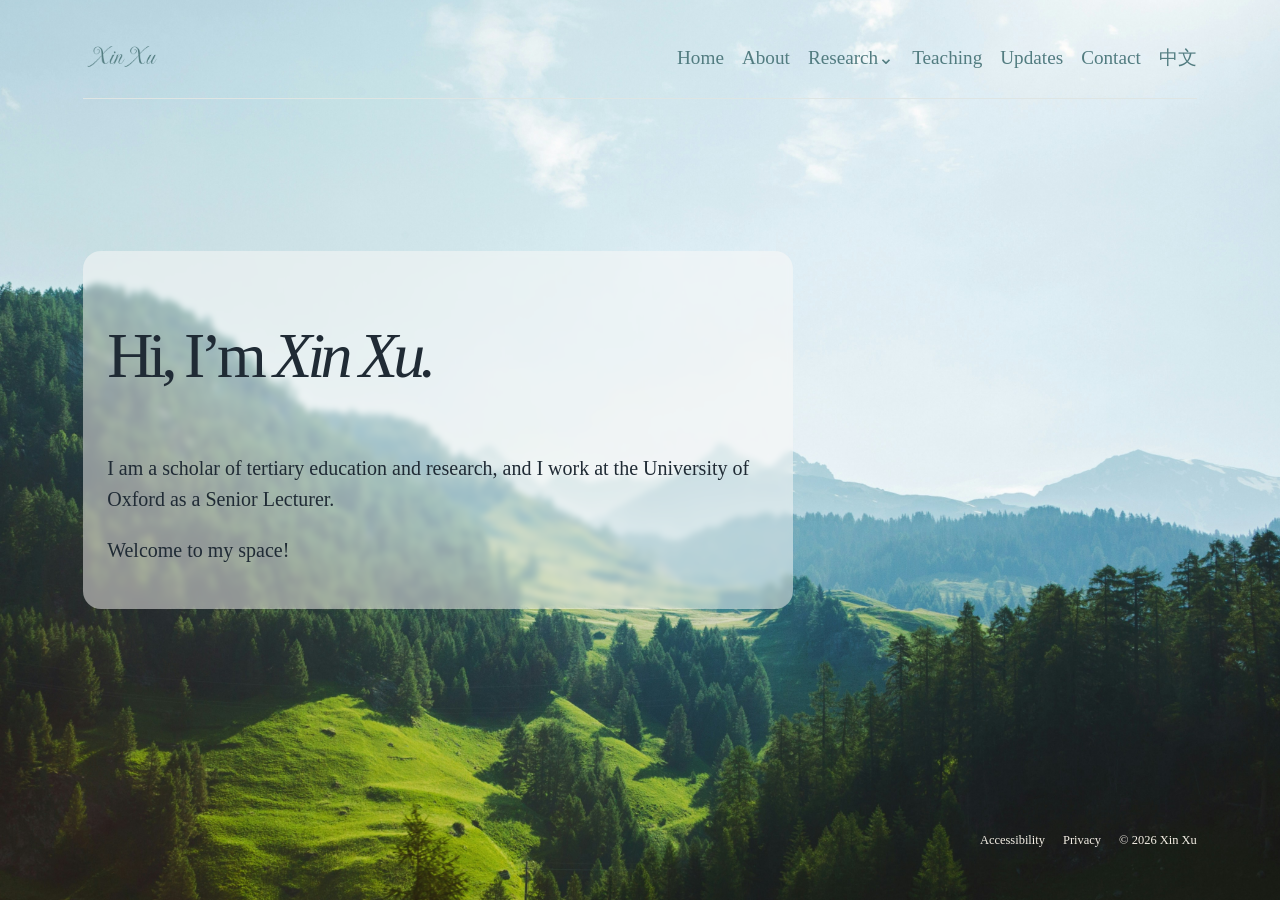
<file: index.html>
<!doctype html>
<html lang="en">
<head>
  <meta charset="utf-8">
  <meta name="viewport" content="width=device-width, initial-scale=1, viewport-fit=cover">
  <link rel="icon" href="assets/icons/favicon-heart.svg" type="image/svg+xml">
  <link rel="shortcut icon" href="assets/icons/favicon-heart.svg" type="image/svg+xml">
  <link rel="apple-touch-icon" href="assets/icons/favicon-heart.svg">
  <title>Dr Xin Xu</title>
  <style>
    :root{--ink:#202b35;--muted:#66747e;--line:#dfe5e3;--accent:#527c80;--paper:#fbfaf7;--wash:#edf2ef;--body-font:"Avenir Next","Segoe UI",Helvetica,Arial,sans-serif;--display-font:"Iowan Old Style","Palatino Linotype","Book Antiqua",Palatino,Georgia,serif}
    [data-theme="ink"]{--ink:#292a2a;--muted:#686c6b;--line:#deded9;--accent:#3f6874;--paper:#f8f7f3;--wash:#eceeea}[data-theme="terracotta"]{--ink:#352923;--muted:#77655c;--line:#e5d8d0;--accent:#a65f4a;--paper:#fcf8f4;--wash:#f3e7df}[data-theme="blue"]{--ink:#263442;--muted:#647483;--line:#d8e2ea;--accent:#42759b;--paper:#f5f9fc;--wash:#e5f0f7}
    *{box-sizing:border-box} html{-webkit-text-size-adjust:100%;text-size-adjust:100%} body{margin:0;color:var(--ink);background:var(--paper);font:16px/1.75 var(--body-font)}
    .shell{max-width:1280px;margin:auto;padding:28px 5vw 70px} .page>.lead{max-width:none} header{display:flex;align-items:center;justify-content:space-between;border-bottom:1px solid var(--line);padding-bottom:20px}
    .home{display:inline-flex;align-items:baseline;color:var(--ink);text-decoration:none;position:relative;top:5px}.brand-name{font:400 1rem/1 "Bradley Hand","Segoe Print","Comic Sans MS",cursive;letter-spacing:-.02em;color:var(--accent);margin-left:7px;white-space:nowrap;transition:color 160ms ease-out}.home:hover .brand-name,.home:focus-visible .brand-name{color:var(--ink)}.signature{font:italic 400 2rem/1.1 "Snell Roundhand","Segoe Script","Bradley Hand",cursive;letter-spacing:-.08em;color:var(--accent);transform:rotate(-7deg);display:inline-block}
    nav{display:flex;align-items:center;gap:25px}nav a,.dropbtn{color:var(--ink);text-decoration:none;font-size:.94rem;background:none;border:0;font:inherit;cursor:pointer;padding:8px 0}.drop{position:relative}.dropmenu{visibility:hidden;opacity:0;transform:translateY(-5px) scale(.98);transform-origin:top right;position:absolute;right:-22px;top:40px;background:rgba(255,253,249,.98);border:1px solid var(--line);border-radius:16px;box-shadow:0 16px 35px #26332d1c;min-width:245px;padding:10px;z-index:2;transition:opacity 180ms cubic-bezier(.23,1,.32,1),transform 180ms cubic-bezier(.23,1,.32,1),visibility 180ms}.drop:not(.is-closed):hover .dropmenu,.drop.is-open .dropmenu{visibility:visible;opacity:1;transform:translateY(0) scale(1)}.dropmenu a{display:block;padding:10px 13px;border-radius:10px}.dropmenu a:hover,.dropmenu a:focus-visible{background:var(--wash);color:var(--accent)}
    main{min-height:640px}.hero{max-width:900px;padding:145px 0 135px}.eyebrow{color:var(--accent);font-size:.76rem;letter-spacing:.13em;text-transform:uppercase;font-weight:600}.hero h1{font:400 clamp(4rem,10vw,8rem)/.9 Georgia,serif;margin:24px 0 32px;letter-spacing:-.06em}.lead{font:1.25rem/1.7 Georgia,serif;max-width:700px}.side{border-left:1px solid var(--accent);padding-left:24px;color:var(--muted)}.side strong{color:var(--ink);font-weight:500}.rule{border-top:1px solid var(--line);padding-top:22px;display:flex;justify-content:space-between;color:var(--muted);font-size:.92rem}.page{padding:75px 0}.page h1{font:400 clamp(3rem,7vw,5.4rem)/1 Georgia,serif;margin:18px 0 35px;letter-spacing:-.04em}.item{border-top:1px solid var(--line);padding:24px 0}.item h2{font:400 1.45rem/1.3 Georgia,serif;margin:0 0 5px}.muted{color:var(--muted);font-size:.9rem}.links a{color:var(--accent);margin-right:22px}.search{width:100%;max-width:560px;border:1px solid var(--line);background:white;border-radius:12px;padding:13px 15px;margin:0 0 28px;color:var(--ink);font:inherit}.tabs{display:inline-flex;flex-wrap:wrap;gap:4px;margin:35px 0 18px;padding:4px;background:var(--wash);border-radius:999px;max-width:100%}.tab{border:0;border-radius:999px;background:transparent;color:var(--muted);padding:10px 15px;font:inherit;cursor:pointer;transition:background 160ms ease-out,color 160ms ease-out,transform 160ms ease-out}.tab.active{background:var(--paper);color:var(--ink);box-shadow:0 2px 8px #26332d12}.tab:active{transform:scale(.97)}.tab:hover{color:var(--ink)}.panel{display:none}.panel.active{display:block}.panel.active .item{background:rgba(255,255,255,.28);border:1px solid var(--line);border-radius:14px;padding:24px 26px;margin:12px 0;transition:transform 160ms ease-out,box-shadow 160ms ease-out}.panel.active .item:hover{transform:translateY(-2px);box-shadow:0 10px 24px #26332d0d}.empty{color:var(--muted);padding:25px 0}.footer{border-top:1px solid var(--line);padding-top:18px;color:var(--muted);font-size:.86rem}@media(max-width:720px){header{align-items:flex-start;gap:15px}.home{flex:0 0 auto;min-width:max-content}.signature{font-size:1.7rem;white-space:nowrap}.wordmark-loose .wordmark-i:after{font-size:2rem}.wordmark-loose .wordmark-i:before{top:-.05rem;font-size:.6rem}nav{gap:12px;flex-wrap:wrap;justify-content:flex-end}.hero{padding:72px 0 80px}.hero h1{font-size:3.3rem;margin-bottom:24px}.lead{font-size:1.08rem}.page{padding:48px 0}.page h1{font-size:2.8rem;margin-bottom:26px}.panel.active .item{padding:14px 15px;margin:8px 0}.panel.active .item h2{font-size:1.02rem;line-height:1.25}.panel.active .item p{font-size:.86rem;line-height:1.48}.tabs{display:flex;border-radius:16px}.tab{flex:1 1 100%;text-align:left}.dropmenu{right:0}}
    .links{display:flex;gap:12px;flex-wrap:wrap;margin-top:38px}.links a{color:var(--muted);text-decoration:none;border:1px solid var(--line);border-radius:10px;padding:10px 15px;background:rgba(255,255,255,.32);transition:background 160ms ease-out,color 160ms ease-out,border-color 160ms ease-out,transform 160ms ease-out}.links a:active{transform:scale(.97)}.theme-picker{display:inline-flex;gap:6px;margin-left:14px}.theme-picker button{border:1px solid var(--line);background:transparent;color:var(--muted);border-radius:999px;padding:3px 9px;font:inherit;font-size:.78rem;cursor:pointer}.theme-picker button:hover,.theme-picker button:focus{border-color:var(--accent);color:var(--ink)}
    @media (hover:hover) and (pointer:fine){.links a:hover,.links a:focus{background:var(--accent);border-color:var(--accent);color:white;transform:translateY(-2px)}}
    @media (prefers-reduced-motion:reduce){.dropmenu,.links a{transition:none}.links a:hover,.links a:focus{transform:none}}
    .hero h1,.page h1,.item h2,.modal h2{font-family:var(--display-font)}.lead{font-family:var(--display-font)}.clickable h2:after{font-family:var(--body-font)}
    .clickable{cursor:pointer}.clickable h2:after{content:' ↗';color:var(--accent);font:1rem system-ui}.modal-backdrop{position:fixed;inset:0;background:#202b3548;display:grid;place-items:center;padding:24px;z-index:5;opacity:0;visibility:hidden;transition:opacity 180ms ease-out,visibility 180ms}.modal-backdrop.open{opacity:1;visibility:visible}.modal{width:min(720px,100%);max-height:min(760px,90vh);overflow:auto;background:var(--paper);border:1px solid var(--line);border-radius:20px;box-shadow:0 24px 70px #202b3540;padding:32px;transform:translateY(8px) scale(.98);transition:transform 180ms cubic-bezier(.23,1,.32,1)}.modal-backdrop.open .modal{transform:translateY(0) scale(1)}.modal-close{float:right;border:0;background:var(--wash);border-radius:50%;width:34px;height:34px;font-size:1.2rem;cursor:pointer}.modal h2{font:400 clamp(2rem,5vw,3.2rem)/1.05 Georgia,serif;margin:16px 42px 28px 0}.detail{border-top:1px solid var(--line);padding:14px 0}.detail strong{display:block;color:var(--accent);font-size:.72rem;letter-spacing:.12em;text-transform:uppercase}.detail p{margin:4px 0}.modal a{color:var(--accent)}
    h1,h2{font-family:var(--display-font)}.lead{font-family:var(--display-font)}.tabs{display:flex;flex-wrap:wrap;gap:10px;background:transparent;border-radius:0;padding:0}.tab{border:1px solid var(--line);border-radius:10px;background:rgba(255,255,255,.32);color:var(--muted);transition:background 160ms ease-out,color 160ms ease-out,border-color 160ms ease-out,transform 160ms ease-out}.tab.active{background:var(--accent);border-color:var(--accent);color:white}.tab:hover{border-color:var(--accent)}
    .wordmark-loose .signature{font-family:"Bradley Hand","Segoe Print",cursive;transform:rotate(-4deg);letter-spacing:-.04em}.wordmark-loose .wordmark-i{font-size:0;position:relative}.wordmark-loose .wordmark-i:after{content:'ı';font-size:2.35rem}.wordmark-loose .wordmark-i:before{content:'♥';position:absolute;left:50%;top:-.2em;transform:translateX(-50%) rotate(-8deg);color:var(--accent);font:400 .38em/1 var(--body-font)}.wordmark-formal .signature{font-family:"Kunstler Script","Snell Roundhand",cursive;transform:rotate(-8deg);letter-spacing:-.1em}.wordmark-quiet .signature{font-family:"Baskerville","Iowan Old Style",serif;font-style:italic;transform:rotate(-3deg);letter-spacing:-.06em}
    .wordmark-loose .wordmark-i{display:inline-block;position:relative}.wordmark-loose .wordmark-i:before{content:'♥';position:absolute;left:76%;top:-.31rem;transform:translateX(-50%) rotate(4deg);color:var(--accent);font:400 .75rem/1 var(--body-font);z-index:2}.wordmark-round .signature{font-family:"Segoe Print","Bradley Hand",cursive;transform:rotate(-3deg);letter-spacing:-.05em}.wordmark-air .signature{font-family:"Chalkboard SE","Bradley Hand",cursive;font-weight:300;transform:rotate(-5deg);letter-spacing:.01em}.wordmark-italic .signature{font-family:"Baskerville","Iowan Old Style",serif;font-style:italic;transform:rotate(-3deg);letter-spacing:-.06em}
    .wordmark-loose .wordmark-i:before{left:78%;top:-.08rem;font-size:.68rem;transform:translateX(-50%) rotate(8deg)}
    /* Static visual direction: interaction changes colour or visibility only. */
    .dropmenu,.tab,.links a,.panel.active .item,.modal-backdrop,.modal{transition:none!important}
    .dropmenu,.panel.active .item:hover,.modal-backdrop.open .modal{transform:none!important}
    .tab:active,.links a:active,.links a:hover,.links a:focus,.panel.active .item:hover{transform:none!important}
    nav{gap:18px}@media(max-width:720px){nav{gap:17px}}
    .hero{padding-bottom:72px}@media(max-width:720px){.hero{padding-bottom:44px}}
    main:has(.hero){min-height:0}
    .hero h1{margin:0;padding:120px 0 110px}@media(max-width:720px){.hero h1{padding:84px 0 76px}}
    .hero{position:relative;isolation:isolate;padding:105px 0 72px;max-width:900px;min-height:0;display:block;background:none;border-radius:0}.hero:before{display:none}.hero>div{max-width:720px;position:relative;z-index:1}.hero h1{padding:120px 0 110px}.hero .lead{max-width:610px}.hero .links{margin-top:42px}
    @media(max-width:720px){.hero{padding:64px 0 44px}.hero h1{padding:84px 0 76px}.hero .links{margin-top:34px}}
    .hero .links a,.page .links a{border:0;border-bottom:1px solid transparent;border-radius:0;background:transparent;padding:4px 0;color:var(--ink);transform:none}
    .hero .links a:hover,.hero .links a:focus,.page .links a:hover,.page .links a:focus{background:transparent;border-bottom-color:var(--accent);color:var(--accent);transform:none}
    .hero .links a,.page .links a{border-bottom-color:var(--line)}
    .hero .links a:hover,.hero .links a:focus,.page .links a:hover,.page .links a:focus{border-bottom-color:var(--accent)}
    .hero h1{margin-top:36px;margin-bottom:44px}
    /* Keep the original quiet composition while bringing the introduction slightly higher into view. */
    .hero{padding-top:72px;padding-bottom:48px}
    .hero h1{padding-top:82px;padding-bottom:72px}
    @media(max-width:720px){.hero{padding-top:52px;padding-bottom:36px}.hero h1{padding-top:64px;padding-bottom:58px}}
    .panel[data-panel="all"]{margin-top:0;padding-top:0}.panel[data-panel="all"].active .item:first-child{margin-top:0}
    .panel.active .item h2{font-size:1.22rem;line-height:1.28}
    .modal h2{font-size:clamp(1.55rem,3.5vw,2.25rem);line-height:1.12}
    #modalBody{display:flex;flex-direction:column}#modalBody .summary-detail{order:-1}
    #modalBody .source-note{display:none}#modalType{display:none}
    .filterbar{display:flex;gap:12px;align-items:flex-start;flex-wrap:wrap;margin:28px 0 24px}.filter-menu{position:relative}.filter-menu summary{list-style:none;cursor:pointer;border:1px solid var(--line);border-radius:12px;padding:11px 14px;background:var(--paper);color:var(--ink);font-size:.92rem}.filter-menu summary::-webkit-details-marker{display:none}.filter-menu[open] summary{border-color:var(--accent);box-shadow:0 0 0 3px rgba(109,137,116,.12)}.filter-options{position:absolute;z-index:4;top:calc(100% + 8px);left:0;min-width:240px;padding:12px;background:var(--paper);border:1px solid var(--line);border-radius:14px;box-shadow:0 14px 30px rgba(38,51,45,.12)}.filter-options label{display:flex;gap:9px;align-items:flex-start;padding:8px 6px;color:var(--ink);font-size:.9rem;line-height:1.35}.filter-options input{accent-color:var(--accent);margin-top:3px}.filter-reset{border:0;background:transparent;color:var(--muted);padding:11px 4px;font:inherit;cursor:pointer}.filter-reset:hover{color:var(--accent)}.filter-count{margin:0 0 18px;color:var(--muted);font-size:.86rem}.filter-empty{display:none;color:var(--muted);padding:25px 0}.footer{display:flex;justify-content:flex-end;gap:18px;align-items:center;text-align:right;font-size:.78rem}.footer a{color:var(--muted);text-decoration:none}.footer a:hover,.footer a:focus{color:var(--ink)}@media(max-width:720px){.filterbar{gap:8px}.filter-menu summary{font-size:.84rem;padding:9px 11px}.filter-options{position:fixed;left:16px;right:16px;top:auto;bottom:16px;min-width:0}.footer{justify-content:flex-start;flex-wrap:wrap;text-align:left;gap:10px}
    }
    .project-group-label{font:500 1.05rem/1.3 Georgia,serif;margin:34px 0 10px;color:var(--accent);letter-spacing:.01em}.project-group-label:first-child{margin-top:8px}
    .research-overview .item:first-child .eyebrow{margin-top:-18px}
    .research-overview .item>p{font:inherit;line-height:1.7;max-width:none}
    body,body *{font-family:var(--body-font)!important}
    .hero h1,.page h1{font-family:var(--display-font)!important}
    :root{--body-font:"Iowan Old Style","Palatino Linotype","Book Antiqua",Palatino,Georgia,serif;--display-font:var(--body-font)}
    nav,.eyebrow,.muted,.filterbar,.filter-count,.filter-empty,.footer,.dropmenu,.tab,.search,.filter-options{font-family:"Avenir Next","Segoe UI",Helvetica,Arial,sans-serif!important}
    /* Final landing-page calibration: preserve the original composition, reduce only excess vertical air. */
    .hero{padding-top:72px;padding-bottom:48px}
    .hero h1{padding-top:82px;padding-bottom:72px}
    @media(max-width:720px){.hero{padding-top:52px;padding-bottom:36px}.hero h1{padding-top:64px;padding-bottom:58px}}
    /* Homepage cover: text-led left column with a quiet zine image on the right. */
    .hero{display:grid;grid-template-columns:minmax(0,1fr) minmax(230px,310px);gap:clamp(42px,8vw,108px);align-items:center;min-height:560px;padding:78px 0 70px;background:transparent}
    .hero:before{display:none}
    .hero>div{max-width:650px;align-self:end}
    .hero h1{padding:28px 0 34px;margin:0}
    /* Plain-text homepage: remove the former image column and keep the copy flush with the content area. */
    .hero{display:block;grid-template-columns:none;gap:0;min-height:0}
    .hero>div{max-width:720px;margin:0;padding:0}
    .hero:before{display:none}
    .hero .eyebrow{display:flex;align-items:center;gap:12px}
    .hero h1{max-width:680px;margin-top:28px;margin-bottom:34px;letter-spacing:-.075em}
    .hero .lead{max-width:600px}
    .hero .links{margin-top:34px}
    @media(max-width:720px){.hero h1{margin-top:22px;margin-bottom:28px}}
    /* Lift the homepage introduction slightly on both desktop and phone layouts. */
    .hero{padding-top:54px}
    @media(max-width:720px){.hero{padding-top:8px!important}}
    @media(max-width:720px){.hero h1{font-size:2.65rem!important}.page h1{font-size:2.05rem!important}}
    @media(max-width:720px){.publications-page .panel.active .item h2,.projects-page .panel.active .item h2{font-size:.96rem!important;line-height:1.28}.publications-page .panel.active .item p,.projects-page .panel.active .item p{font-size:.78rem!important;line-height:1.4}}
    @media(max-width:720px){body:has(.hero) header{border-bottom:1px solid var(--line)}.hero{padding-bottom:72px!important}.hero .links a{border:0;border-bottom:1px solid var(--line);border-radius:0;background:transparent;padding-left:0;padding-right:0}body:has(.hero) .footer{border-top:0}}
    /* Editorial micro-interactions: a short hover rule in menus and a quiet title reveal on page entry. */
    .dropmenu a{position:relative;background:transparent!important}
    .dropmenu a:after{content:"";position:absolute;left:13px;right:13px;bottom:6px;width:auto;height:1px;background:var(--accent);transform:scaleX(0);transform-origin:left center;transition:transform 180ms ease-out}
    .dropmenu a:hover:after,.dropmenu a:focus-visible:after{transform:scaleX(1)}
    nav a:hover,nav a:focus-visible,.dropbtn:hover,.dropbtn:focus-visible{color:var(--accent)!important}
    .hero h1{animation:eyebrow-drop 1250ms cubic-bezier(.22,.8,.28,1) both}
    .page h1{animation:none}
    .page>.eyebrow{animation:eyebrow-drop 1250ms cubic-bezier(.22,.8,.28,1) both}
    @keyframes title-open-hero{from{opacity:.35;letter-spacing:-.11em;transform:translateY(4px)}to{opacity:1;letter-spacing:-.075em;transform:translateY(0)}}
    @keyframes title-open-page{from{opacity:.35;letter-spacing:-.075em;transform:translateY(4px)}to{opacity:1;letter-spacing:-.04em;transform:translateY(0)}}
    @keyframes eyebrow-drop{from{opacity:.2;transform:translateY(-18px)}to{opacity:1;transform:translateY(0)}}
    @media(prefers-reduced-motion:reduce){.dropmenu a:after{transition:none}.hero h1,.page h1,.page>.eyebrow{animation:none}}
    /* Stable homepage background artwork: anchored to the lower-right rather than laid out as a separate object. */
    /* Link colour system: use the site's teal accent consistently across all text links. */
    nav a,.dropbtn,.hero .links a,.page .links a,.item a,.modal a,.footer a{color:var(--accent)}
    nav a:hover,nav a:focus,.dropbtn:hover,.dropbtn:focus,.hero .links a:hover,.hero .links a:focus,.page .links a:hover,.page .links a:focus,.item a:hover,.item a:focus,.modal a:hover,.modal a:focus,.footer a:hover,.footer a:focus{color:var(--ink)}
    .home{color:var(--accent)}
    /* Final navigation calibration: all top-level items use the same teal hover state. */
    header nav>a:hover,header nav>a:focus-visible,header nav .dropbtn:hover,header nav .dropbtn:focus-visible{color:var(--accent)!important}
    header nav>a,header nav .dropbtn{position:relative;z-index:3}
    header nav>a:after,header nav .dropbtn:after{content:"";position:absolute;left:0;right:0;bottom:2px;height:1px;background:var(--accent);transform:scaleX(0);transform-origin:left center;transition:transform 180ms ease-out}
    header nav>a:hover:after,header nav>a:focus-visible:after,header nav .dropbtn:hover:after,header nav .dropbtn:focus-visible:after{transform:scaleX(1)}
    .dropmenu a{font-weight:400!important}
    .dropmenu a:after{height:.5px!important;transform:scaleY(.75) scaleX(0);transform-origin:left center}
    .dropmenu a:hover:after,.dropmenu a:focus-visible:after{transform:scaleY(.75) scaleX(1)}
    .hero:before{content:none!important;background:none!important}
    .hero:before,.hero:after{display:none!important;content:none!important;background-image:none!important}
    nav a,.dropbtn{font-size:1rem!important}
    @media(max-width:720px){body:has(.hero) header,body:not(:has(.hero)) header{display:flex}html.mobile-preview body:has(.hero) header .home,html.mobile-preview body:not(:has(.hero)) header .home,html.narrow-preview body:has(.hero) header .home,html.narrow-preview body:not(:has(.hero)) header .home{display:none}body:has(.hero) header nav,body:not(:has(.hero)) header nav{display:flex;width:100%;flex-wrap:wrap;justify-content:flex-end;column-gap:10px;row-gap:4px;margin:0}}
    .mobile-nav-break{display:none}@media(max-width:720px){.mobile-nav-break{display:block;flex-basis:100%;height:0}}
    @media(max-width:720px){.hero>div{display:flex;flex-direction:column;align-items:flex-start}.hero h1{transform:none;margin-top:27px}.hero .lead:first-of-type{transform:none;margin-top:5px}.hero .role-note{transform:none;margin-top:9px}}
    @media(max-width:720px){.footer{transform:none;padding-top:21px}}
    html,body{overflow-x:hidden}
    /* Quiet colour blocks for the thematic overview pages, inspired by editorial issue layouts. */
    .research-overview{display:grid;gap:14px;margin-top:34px}
    .research-overview .item{margin:0;border:0;border-radius:0;padding:28px 30px;background:rgba(237,242,239,.72)}
    .research-overview .item:nth-child(2){background:rgba(255,255,255,.54)}
    .research-overview .item:nth-child(3){background:rgba(232,240,237,.62)}
    .research-overview .item h2{margin-bottom:10px}
    .research-overview .item h3{margin:20px 0 4px;color:var(--muted);font:600 .78rem/1.35 "Avenir Next","Segoe UI",sans-serif;letter-spacing:.06em;text-transform:uppercase}
    .research-overview .item p:last-child{margin-bottom:0}
    .page>.tabs + .panel.active{display:grid;gap:14px;margin-top:28px}
    .page>.tabs + .panel.active .item{margin:0;border:0;border-radius:0;padding:26px 30px;background:rgba(237,242,239,.68)}
    .page>.tabs + .panel.active .item:nth-child(even){background:rgba(255,255,255,.54)}
    .about-page{display:grid;gap:14px}
    .about-page>.eyebrow,.about-page>h1,.about-page>.lead{margin-left:0;margin-right:0}
    .about-page>.item{margin:0;border:0;border-radius:0;padding:28px 30px;background:rgba(237,242,239,.72)}
    .about-page>.item:nth-of-type(2){background:rgba(255,255,255,.54)}
    .about-page>.item h2{margin-bottom:10px}
    .about-page>.item p:last-child{margin-bottom:0}
    .teaching-blocks{display:grid;gap:14px;margin-top:18px}
    .teaching-blocks .item{margin:0;border:0;border-radius:0;padding:28px 30px;background:var(--panel-green)}
    /* Colour rule: Teaching is the slightly deeper green; Supervision, the second Research overview block, and the second Engagement block share this lighter green. */
    :root{--panel-green:#edf2efb8;--panel-green-soft:#edf2ef80}
    .teaching-blocks .item:nth-child(2),.research-overview .item:nth-child(2){background:var(--panel-green-soft)}
    .about-page>.item{background:var(--panel-green)}
    .about-page>.item:nth-of-type(2){background:var(--panel-green-soft)}
    .teaching-blocks .item h2{margin-bottom:10px}
    .teaching-blocks .item p:last-child{margin-bottom:0}
    @media(max-width:720px){.research-overview .item,.page>.tabs + .panel.active .item{padding:22px 20px}}
    @media(min-width:721px){.dropmenu{left:0;right:auto}}
    header nav>a:after,header nav .dropbtn:after{display:none!important}
    @media(min-width:721px){.dropmenu{background:rgba(255,253,249,.96)!important}.drop:hover .dropmenu,.drop:focus-within .dropmenu{transform:translateY(0) scale(1)!important}}
    header nav>a:hover,header nav>a:focus-visible,header nav .dropbtn:hover,header nav .dropbtn:focus-visible{color:var(--accent)!important;opacity:1!important}
    header nav>a,header nav .dropbtn{color:var(--accent)!important}
    header nav>a:hover,header nav>a:focus-visible,header nav .dropbtn:hover,header nav .dropbtn:focus-visible{color:var(--ink)!important}
    header nav{position:relative;top:5px}
    .research-overview .item,.about-page>.item,.teaching-blocks .item,.page>.tabs + .panel.active .item{border-radius:16px!important}
    .search,.search::placeholder{font-family:var(--body-font)!important}
    body:has(.hero) .footer{border-top:0}
    .book-meta p.book-question b{display:block;margin-bottom:4px}
    .project-group-label .group-sub{display:inline-block;margin-left:1.2em;font-size:.78em;font-style:italic;color:var(--muted);font-weight:400;letter-spacing:.01em}
    /* Keep the footer quiet on every page. */
    .footer{border-top:0!important}
    .footer{padding-bottom:2px}
    .accessibility-page .item,.privacy-page .item{border-top:0!important}
    /* Keep Research menu anchored to its trigger at every viewport width. */
    .dropmenu{left:0!important;right:auto!important;transform-origin:top left!important}
    /* Keep the Research flyout compact while preserving readable tap targets. */
    .dropmenu{min-width:0!important;padding:8px!important}
    .dropmenu a{padding:8px 10px!important}
    @media(min-width:721px){.dropmenu{width:180px!important;min-width:180px!important}}
    @media(max-width:720px){.dropmenu{position:absolute!important;inset-inline-start:auto!important;inset-inline-end:0!important;left:auto!important;right:0!important;width:150px!important;min-width:150px!important;max-width:calc(100vw - 24px)!important;transform-origin:top right!important}.dropmenu a{padding-left:8px!important;padding-right:8px!important}}
    header nav a:focus-visible,header nav .dropbtn:focus-visible,.dropmenu a:focus-visible{outline:2px solid rgba(255,255,255,.92);outline-offset:3px;border-radius:4px}
    @media(max-width:380px){header nav{column-gap:8px;row-gap:3px}.dropmenu{width:146px!important;min-width:146px!important}}
    /* Keep homepage and inner-page hover states distinct and visible. */
    body:has(.hero) header nav>a:hover,body:has(.hero) header nav>a:focus-visible,body:has(.hero) header nav .dropbtn:hover,body:has(.hero) header nav .dropbtn:focus-visible{color:var(--ink)!important}
    body:not(:has(.hero)) header nav>a:hover,body:not(:has(.hero)) header nav>a:focus,body:not(:has(.hero)) header nav>a:active,body:not(:has(.hero)) header nav .dropbtn:hover,body:not(:has(.hero)) header nav .dropbtn:focus,body:not(:has(.hero)) header nav .dropbtn:active,body:not(:has(.hero)) .dropmenu a:hover,body:not(:has(.hero)) .dropmenu a:focus,body:not(:has(.hero)) .dropmenu a:active{color:#527c80!important}
    .dropmenu a:hover,.dropmenu a:focus,.dropmenu a:active{color:var(--accent)!important}
    @media (hover:none) and (pointer:coarse){body:not(:has(.hero)) header nav>a:focus,body:not(:has(.hero)) header nav>a:active,body:not(:has(.hero)) header .dropbtn:focus,body:not(:has(.hero)) header .dropbtn:active,body:not(:has(.hero)) .dropmenu a:focus,body:not(:has(.hero)) .dropmenu a:active{color:#527c80!important}}
    .hero .links{transform:translateY(5px)}
    @media(max-width:720px){.hero{padding-bottom:92px!important}}
    /* Keep catalogue filter options attached to their own control. */
    .filter-menu{position:relative!important}
    .filter-options{position:absolute!important;top:calc(100% + 8px)!important;left:0!important;right:auto!important;bottom:auto!important;z-index:20!important}
    @media(max-width:720px){.filter-options{min-width:min(240px,calc(100vw - 32px))!important;max-width:calc(100vw - 32px)!important}}
    .books-list{display:grid;gap:14px;margin-top:30px}.books-list .item{margin:0;border:0;border-radius:16px;padding:28px 30px;background:rgba(237,242,239,.72)}.books-list .item:nth-child(2){background:rgba(255,255,255,.54)}.books-list .item h2{margin:0 0 8px}.books-list .item p{margin-bottom:0}@media(max-width:720px){.books-list .item{padding:22px 20px}.books-list .item h2{font-size:1.15rem}}
    .book-detail{display:grid;grid-template-columns:150px 1fr;gap:26px;align-items:start}.book-cover{aspect-ratio:2/3;overflow:hidden;background:var(--wash) url("assets/img/book_covers/handbook-meta-research.jpg") center/cover no-repeat;box-shadow:0 10px 22px #26332d18;color:transparent!important}.book-cover.alt{background-image:url("assets/img/book_covers/changing-higher-education-east-asia.jpg")}.book-cover strong,.book-cover small{display:none}.book-meta{font-size:1rem;line-height:1.62}.book-meta strong{color:var(--accent);font-size:.74rem;letter-spacing:.1em;text-transform:uppercase}.book-meta p{margin:4px 0 14px}.book-meta p.reader-question b{display:block;margin-bottom:4px}.book-meta a{color:var(--accent)}@media(max-width:720px){.book-detail{grid-template-columns:110px 1fr;gap:18px}.book-meta{font-size:.84rem}.book-meta p{margin-bottom:9px}}
    .research-books{display:none!important}
    .brand-name{display:block;width:78px;height:auto;margin-left:0;position:relative;top:4px;object-fit:contain;transition:filter 160ms ease-out!important}.home:hover .brand-name,.home:focus-visible .brand-name{filter:saturate(.82) brightness(.82)!important}
    .hero .links{display:flex!important;flex-direction:row!important;flex-wrap:nowrap!important;gap:14px;align-items:center}.hero .links a{position:relative;display:inline-flex;flex:0 0 auto;align-items:center;margin:0;padding:12px 18px;border:0;color:var(--accent);font:400 1rem/1.2 var(--body-font);letter-spacing:.02em;text-decoration:none;transition:color .2s ease,transform .2s ease}.hero .links a:before{content:"";position:absolute;inset:0 auto auto 0;width:100%;height:45px;border-radius:50px;background:color-mix(in srgb,#eadfce 35%,var(--paper));transform:scaleX(.45);transform-origin:left center;transition:transform .3s ease,background .3s ease;z-index:-1}.hero .links a:after{content:none}.hero .links a:hover,.hero .links a:focus-visible{border:0;color:color-mix(in srgb,var(--accent) 70%,var(--ink));transform:none}.hero .links a:hover:before,.hero .links a:focus-visible:before{transform:scaleX(1);background:color-mix(in srgb,#eadfce 35%,var(--paper))}.hero .links a:active{transform:scale(.95)}@media(max-width:520px){.hero .links{align-items:flex-start;flex-direction:column!important;gap:8px}.hero .links a{font-size:.92rem}}
    /* Temporary landscape placeholder for the homepage hero. */
    .hero{position:relative;isolation:isolate;min-height:650px;max-width:none;margin:0 -5vw;padding:78px 5vw 72px;display:flex;align-items:flex-end;overflow:hidden;background:linear-gradient(180deg,#9aa9b4 0%,#c7c9c4 48%,#8d9a91 49%,#596c61 70%,#263b35 100%)}.hero:before{content:"";position:absolute;inset:0;z-index:-2;background:radial-gradient(ellipse at 78% 22%,rgba(255,250,232,.7),transparent 21%),linear-gradient(158deg,transparent 0 46%,rgba(91,112,108,.62) 47% 55%,transparent 56%),linear-gradient(27deg,transparent 0 52%,rgba(55,78,72,.85) 53% 70%,transparent 71%),linear-gradient(165deg,transparent 0 64%,rgba(32,55,49,.96) 65%)}.hero>div{position:relative;z-index:1;max-width:720px}.hero h1,.hero .lead,.hero .role-note{color:#fff}.hero h1{max-width:760px;text-shadow:0 2px 18px rgba(25,39,38,.22)}.hero .lead{max-width:620px;text-shadow:0 1px 10px rgba(25,39,38,.18)}.hero .links{margin-top:34px}.hero .links a{color:#fff}.hero .links a:hover,.hero .links a:focus-visible{color:#fff}.hero .links a:before{background:rgba(250,239,216,.78)}.hero .links a:hover:before,.hero .links a:focus-visible:before{background:rgba(250,239,216,.78)}@media(max-width:720px){.hero{min-height:650px;margin:0 -5vw;padding:52px 5vw 52px}.hero .links{margin-top:28px}}
    .hero{width:100vw;margin-left:calc(50% - 50vw);margin-right:calc(50% - 50vw);min-height:calc(100vh - 118px);background-size:cover;background-position:center}.hero:before{background-size:cover;background-position:center}.hero>div{width:min(100%,720px)}@media(max-width:720px){.hero{min-height:calc(100svh - 112px)}}

    .hero:before{background:linear-gradient(90deg,rgba(13,39,34,.34),transparent 72%)!important}.hero h1{text-shadow:0 2px 18px rgba(25,39,38,.28)}.hero .lead{text-shadow:0 1px 10px rgba(25,39,38,.24)}
    .hero>div{width:min(66.666vw,760px);max-width:66.666vw}.hero h1,.hero .lead{max-width:100%}@media(max-width:720px){.hero>div{width:100%;max-width:100%}}
    .hero h1{font-size:clamp(3.2rem,7.5vw,6.2rem)}@media(min-width:721px){.hero>div{width:min(61.8vw,710px);max-width:61.8vw}.hero .lead{font-size:1.08rem;line-height:1.62}}
    .hero h1 .name-accent{color:#fff!important;font-style:italic}
    body:not(:has(.hero)) header{width:100vw;margin-top:-28px;margin-left:calc(50% - 50vw);margin-bottom:0;min-height:0;align-items:flex-start;padding:28px 5vw 20px;border-bottom-color:rgba(255,255,255,.72)!important}body:not(:has(.hero)) header:after{display:none}body:not(:has(.hero)) header nav>a,body:not(:has(.hero)) header .dropbtn{color:rgba(255,255,255,.92)!important}body:not(:has(.hero)) header nav>a:hover,body:not(:has(.hero)) header nav>a:focus-visible,body:not(:has(.hero)) header .dropbtn:hover,body:not(:has(.hero)) header .dropbtn:focus-visible{color:#fff!important}body:not(:has(.hero)) header .home{filter:brightness(0) invert(1)}
    body:has(.hero) header .home,body:not(:has(.hero)) header .home{position:absolute;left:5vw;top:34px;margin:0;transform:none}body:has(.hero) header .brand-name,body:not(:has(.hero)) header .brand-name{top:4px;transform:none}body:has(.hero) header nav,body:not(:has(.hero)) header nav{margin-left:auto}
    .page h1{font-size:clamp(2.25rem,5vw,3.8rem)}@media(max-width:720px){.page h1{font-size:1.75rem}}
    body:has(.hero) .footer,body:has(.hero) .footer>a[href="#/accessibility"],body:has(.hero) .footer>a[href="#/privacy"]{color:#f3eee4!important}body:has(.hero) .footer>a[href="#/accessibility"]:hover,body:has(.hero) .footer>a[href="#/accessibility"]:focus-visible,body:has(.hero) .footer>a[href="#/privacy"]:hover,body:has(.hero) .footer>a[href="#/privacy"]:focus-visible{color:rgba(243,238,228,.68)!important}
    /* Inner-page navigation hover must win over the photographic header defaults. */
    body:not(:has(.hero)) header nav>a:hover,body:not(:has(.hero)) header nav>a:focus,body:not(:has(.hero)) header nav>a:active,body:not(:has(.hero)) header .dropbtn:hover,body:not(:has(.hero)) header .dropbtn:focus,body:not(:has(.hero)) header .dropbtn:active{color:#527c80!important}
    body:not(:has(.hero)) header nav>a:focus:not(:focus-visible),body:not(:has(.hero)) header .dropbtn:focus:not(:focus-visible){color:rgba(255,255,255,.92)!important}
    /* Final navigation system: one predictable geometry for desktop and mobile. */
    .dropmenu{transition:opacity 300ms cubic-bezier(.23,1,.32,1),transform 300ms cubic-bezier(.23,1,.32,1),visibility 300ms!important}
    .drop{z-index:30!important}.dropmenu{z-index:31!important;pointer-events:auto}
    @media(min-width:721px){header nav{gap:18px}.dropmenu{width:180px!important;min-width:180px!important;left:0!important;right:auto!important;transform-origin:top left!important}}
    @media(max-width:720px){header nav{column-gap:10px!important;row-gap:4px!important}.dropmenu{width:150px!important;min-width:150px!important;left:auto!important;right:0!important;transform-origin:top right!important}}
    @media(max-width:720px) and (orientation:landscape){.hero{min-height:calc(100svh - 96px);padding-top:28px!important;padding-bottom:48px!important}.hero h1{margin-top:12px}}
    @media(max-width:380px){.shell{padding-top:12px}header{padding-bottom:8px}.hero{margin-top:-36px!important;padding:0 4vw 48px!important}.hero h1{font-size:2.45rem!important;margin:0!important;padding:8px 0 24px!important}.hero .lead{font-size:1rem;line-height:1.58}.hero .role-note{font-size:.92rem}}
    html.narrow-preview body{background:var(--paper)!important}html.narrow-preview .shell{padding-top:12px;padding-bottom:20px!important}html.narrow-preview header{padding-bottom:8px}html.narrow-preview .hero{display:block!important;align-items:initial!important;min-height:360px!important;margin-top:68px!important;padding:0 4vw 48px!important;background:transparent!important}html.narrow-preview .hero h1{font-size:2.45rem!important;margin:0!important;padding:8px 0 24px!important}html.narrow-preview .hero .lead{font-size:1rem;line-height:1.58}html.narrow-preview .hero .role-note{font-size:.92rem}html.narrow-preview .footer{margin-top:60px!important}
    @media(max-width:720px){html:not(.narrow-preview) body:has(.hero) .hero h1{margin-top:27px!important;padding-top:84px!important}}html:not(.mobile-preview):not(.narrow-preview) body:has(.hero) .hero>div{width:min(61.8vw,710px)!important;max-width:61.8vw!important}html:not(.mobile-preview):not(.narrow-preview) header .home,html.ipad-landscape header .home{display:inline-flex!important;z-index:4!important;pointer-events:auto!important}@media(max-width:720px){html:not(.mobile-preview):not(.narrow-preview) header nav{display:flex!important;width:auto!important;max-width:calc(100% - 90px)!important;flex:1 1 auto!important;margin-left:auto!important;position:relative!important;top:5px;justify-content:flex-end;flex-wrap:wrap!important;column-gap:8px!important;row-gap:2px!important}html:not(.mobile-preview):not(.narrow-preview) header nav>a,html:not(.mobile-preview):not(.narrow-preview) header nav .dropbtn{font-size:.82rem!important}}html:not(.mobile-preview):not(.narrow-preview) body:has(.hero) .hero{align-items:flex-end!important;padding-bottom:200px!important}html:not(.mobile-preview):not(.narrow-preview) body:has(.hero) .hero h1{font-size:clamp(3.2rem,6vw,5.2rem)!important}html:not(.mobile-preview):not(.narrow-preview) body:has(.hero) .hero .lead{font-size:1.2rem!important;line-height:1.56!important}body:has(.hero) .hero h1,body:has(.hero) .hero .lead,body:has(.hero) .hero .role-note{color:var(--ink)!important;text-shadow:none!important}body:has(.hero) .hero h1 .name-accent{color:var(--ink)!important}body:has(.hero) .footer,body:has(.hero) .footer>a[href="#/accessibility"],body:has(.hero) .footer>a[href="#/privacy"]{color:var(--ink)!important}body:has(.hero) .footer>a[href="#/accessibility"]:hover,body:has(.hero) .footer>a[href="#/privacy"]:hover{color:var(--accent)!important}body:not(:has(.hero)) header{background:var(--paper)!important;border-bottom-color:var(--line)!important}body:not(:has(.hero)) header nav>a,body:not(:has(.hero)) header .dropbtn,body:not(:has(.hero)) .dropmenu a{color:var(--ink)!important}body:not(:has(.hero)) header nav>a:hover,body:not(:has(.hero)) header nav>a:focus-visible,body:not(:has(.hero)) header .dropbtn:hover,body:not(:has(.hero)) header .dropbtn:focus-visible,body:not(:has(.hero)) .dropmenu a:hover,body:not(:has(.hero)) .dropmenu a:focus-visible{color:var(--accent)!important}body:not(:has(.hero)) header .home{filter:none!important}html.ipad-landscape .hero .role-note{transform:translateY(5px)!important}
    body:not(:has(.hero)) header nav>a:focus:not(:focus-visible),body:not(:has(.hero)) header .dropbtn:focus:not(:focus-visible),body:not(:has(.hero)) .dropmenu a:focus:not(:focus-visible){color:var(--ink)!important}

    body:has(.hero) .hero>div{background:rgba(251,250,247,.50)!important;padding:20px 24px 22px!important;border-radius:18px!important;backdrop-filter:blur(3px);-webkit-backdrop-filter:blur(3px)}
    body:has(.hero) .footer,body:has(.hero) .footer a,body:has(.hero) .footer span,body:has(.hero) .footer>a[href="#/accessibility"],body:has(.hero) .footer>a[href="#/privacy"]{color:#f3eee4!important}body:has(.hero) .footer a:hover,body:has(.hero) .footer a:focus-visible,body:has(.hero) .footer>a[href="#/accessibility"]:hover,body:has(.hero) .footer>a[href="#/accessibility"]:focus-visible,body:has(.hero) .footer>a[href="#/privacy"]:hover,body:has(.hero) .footer>a[href="#/privacy"]:focus-visible{color:rgba(243,238,228,.72)!important}
    @media(min-width:721px){html:not(.mobile-preview):not(.narrow-preview) body:has(.hero) .hero h1{font-size:clamp(2.9rem,5vw,4.4rem)!important}}
    @media(min-width:721px){html:not(.mobile-preview):not(.narrow-preview) body:has(.hero) .hero .lead{font-size:1.25rem!important}}
    @media(min-width:721px){html:not(.mobile-preview):not(.narrow-preview) body:has(.hero) .footer{transform:translateY(3px)!important}}
    @media(min-width:721px){body:has(.hero) .shell{min-height:100vh;padding-bottom:0!important}body:has(.hero) main{min-height:0!important}body:has(.hero) .hero{min-height:calc(100vh - 190px)!important}}
    @media(min-width:721px){.shell{padding-left:6.5vw!important;padding-right:6.5vw!important}.hero{padding-left:6.5vw!important;padding-right:6.5vw!important}}
    @media(min-width:721px){header .home{margin-left:1.5vw!important}}
    @media(min-width:721px){header nav>a,header nav .dropbtn{font-size:1.2rem!important}}
    @media(min-width:721px){header .dropmenu a{font-size:1.2rem!important}}
    @media(min-width:721px){body:not(:has(.hero)) header{padding-left:6.5vw!important;padding-right:6.5vw!important}body:not(:has(.hero)) .page{margin-left:1.5vw!important;margin-right:1.5vw!important}}
    @media(min-width:721px){header .home{top:5px!important;transform:none!important}}
    @media(min-width:721px){header .home .brand-name{top:10px!important;transform:translateY(27px)!important}}
    html.ipad-landscape body:has(.hero) .footer{transform:translateY(-6px)!important}
    html.ipad-landscape body:has(.hero) .shell{padding-bottom:16px!important}
    @media(max-width:720px){body:has(.hero) .hero h1{position:relative!important;top:auto!important;margin-top:-10px!important;transform:none!important}}
    @media(max-width:720px){html:not(.narrow-preview) body:has(.hero) .hero h1{margin-top:17px!important}}
    @media(max-width:720px){html:not(.narrow-preview) body:has(.hero) .hero h1{padding-top:28px!important}}
    @media(max-width:720px){body:has(.hero) .hero{margin-top:20px!important}body:has(.hero) .hero>div{width:100%!important;max-width:100%!important;margin:0!important;padding:18px 18px 20px!important;border-radius:14px!important;overflow:hidden}}
    @media (prefers-contrast:more){body{--ink:#111a1a;--muted:#3f4c4c;--line:#81908e}.hero:before{background:linear-gradient(90deg,rgba(5,25,21,.52),rgba(5,25,21,.18) 72%)!important}.dropmenu{border-color:#31433f!important}}
    @media (prefers-reduced-transparency:reduce){.dropmenu{background:#fbfaf7!important;backdrop-filter:none!important}}
    /* Impeccable homepage motion: one slow, authored arrival for the scenic welcome. */
    @keyframes welcome-heading-arrival{from{opacity:0;transform:translateY(-32px);filter:blur(4px)}to{opacity:1;transform:translateY(0);filter:blur(0)}}
    @keyframes welcome-copy-arrival{from{opacity:0;transform:translateY(-14px);filter:blur(2px)}to{opacity:1;transform:translateY(0);filter:blur(0)}}
    @keyframes welcome-scenic-breathe{0%,100%{background-position:center center}50%{background-position:51% 49%}}
    body:has(.hero){animation:welcome-scenic-breathe 18s ease-in-out infinite!important}
    body:has(.hero) .hero h1{animation:welcome-heading-arrival 1750ms cubic-bezier(.16,1,.3,1) both!important}
    body:has(.hero) .hero .lead:first-of-type{animation:welcome-copy-arrival 1500ms cubic-bezier(.16,1,.3,1) 220ms both!important}
    body:has(.hero) .hero .role-note{animation:welcome-copy-arrival 1500ms cubic-bezier(.16,1,.3,1) 400ms both!important}
    @media(prefers-reduced-motion:reduce){body:has(.hero){animation:none!important}body:has(.hero) .hero h1,body:has(.hero) .hero .lead:first-of-type,body:has(.hero) .hero .role-note{animation:none!important}}
    /* Direct selectors keep the entrance reliable in file:// previews as well as HTTP previews. */
    .hero h1{animation:welcome-heading-arrival 1750ms cubic-bezier(.16,1,.3,1) both!important}
    .hero .lead:first-of-type{animation:welcome-copy-arrival 1500ms cubic-bezier(.16,1,.3,1) 220ms both!important}
    .hero .role-note{animation:welcome-copy-arrival 1500ms cubic-bezier(.16,1,.3,1) 400ms both!important}
    @media(prefers-reduced-motion:reduce){.hero h1,.hero .lead:first-of-type,.hero .role-note{animation:none!important}}
    /* Restore the confirmed slow, non-scaling welcome-page text entrance. */
    @keyframes welcome-title-drop{from{opacity:0;transform:translateY(-16px)}to{opacity:1;transform:translateY(0)}}
    @keyframes welcome-copy-drop{from{opacity:0;transform:translateY(-10px)}to{opacity:1;transform:translateY(0)}}
    body:has(.hero) .hero h1{animation:welcome-title-drop 1450ms cubic-bezier(.22,.8,.28,1) both!important}
    body:has(.hero) .hero .lead:first-of-type{animation:welcome-copy-drop 1450ms cubic-bezier(.22,.8,.28,1) 180ms both!important}
    body:has(.hero) .hero .role-note{animation:welcome-copy-drop 1450ms cubic-bezier(.22,.8,.28,1) 320ms both!important}
    @media(prefers-reduced-motion:reduce){body:has(.hero) .hero h1,body:has(.hero) .hero .lead:first-of-type,body:has(.hero) .hero .role-note{animation:none!important}}
    /* Shared welcome motion: replayed after the route renders in every preview wrapper. */
    @keyframes welcome-title-arrival-shared{from{opacity:0;transform:translateY(-22px)}to{opacity:1;transform:translateY(0)}}
    @keyframes welcome-copy-arrival-shared{from{opacity:0;transform:translateY(-12px)}to{opacity:1;transform:translateY(0)}}
    .hero h1.welcome-motion{animation:welcome-title-arrival-shared 1700ms cubic-bezier(.22,.8,.28,1) both!important}
    .hero .lead.welcome-motion{animation:welcome-copy-arrival-shared 1550ms cubic-bezier(.22,.8,.28,1) both!important}
    .hero .role-note.welcome-motion{animation:welcome-copy-arrival-shared 1550ms cubic-bezier(.22,.8,.28,1) 220ms both!important}
    @media(prefers-reduced-motion:reduce){.hero h1.welcome-motion,.hero .lead.welcome-motion,.hero .role-note.welcome-motion{animation:none!important}}
    /* Research uses an explicit toggle while retaining desktop hover as a convenience. */
    .dropmenu{border-color:rgba(82,124,128,.28)!important;box-shadow:0 16px 35px rgba(38,51,45,.10)}
    .dropbtn:focus-visible,.dropmenu a:focus-visible{outline:2px solid rgba(82,124,128,.72);outline-offset:3px}
    /* Keep the shared detail modal above all page-level navigation and content. */
    .modal-backdrop{z-index:1000!important}
    .modal{position:relative;z-index:1001}
    .page:has(.research-overview)>.links a{border-bottom:0!important;text-decoration:none!important}
    .page:has(.research-overview)>.links a:hover{border-bottom-color:transparent!important;text-decoration:underline!important;text-decoration-color:var(--accent)!important;text-underline-offset:3px;color:var(--accent)!important;background:transparent!important}
    .page:has(.research-overview)>.links a:focus-visible{border-bottom-color:transparent!important;text-decoration:underline!important;text-decoration-color:var(--accent)!important;text-underline-offset:3px;color:var(--accent)!important;outline:2px solid var(--accent);outline-offset:4px;background:transparent!important}
    /* Final local QA corrections: quiet catalogue cards, consistent content links,
       and no divider at the Chinese page's body transition. */
    .clickable h2:after{content:none!important}
    main a,main a:visited,.modal a,.modal a:visited{color:var(--accent)!important}
    main a:hover,main a:focus-visible,.modal a:hover,.modal a:focus-visible{color:var(--accent)!important;text-decoration:underline;text-underline-offset:3px}
    .zh-page .item{border-top:0!important}
    .about-page>.short-bio{margin-top:8px!important;background:rgba(255,255,255,.72)!important;border-radius:16px!important}
    .about-page>.short-bio .short-bio-note{color:var(--muted);font-style:italic}
    .contact-page-art{display:none}
    @media(min-width:721px){.contact-page{display:grid;grid-template-columns:minmax(0,1fr) minmax(220px,35%);column-gap:clamp(52px,8vw,112px);align-items:start}.contact-page>*:not(.contact-page-art){grid-column:1}.contact-page>p{font-size:clamp(1.02rem,1.2vw,1.16rem);line-height:1.72;margin:0 0 32px}.contact-page>p strong{display:inline-block;font-size:1.03em;margin-bottom:7px}.contact-page>p a{display:inline-block;line-height:1.9}.contact-page-art{display:block;grid-column:2;grid-row:1 / span 5;margin-top:18px;overflow:hidden;border-radius:20px;box-shadow:0 16px 34px rgba(38,51,45,.12)}.contact-page-art img{display:block;width:100%;height:auto;max-height:650px;object-fit:contain;object-position:center center}}
    @media(min-width:1000px){.contact-page{grid-template-columns:minmax(0,1fr) minmax(190px,30%)}.contact-page-art{max-width:85%;justify-self:end}}
    html.ipad-landscape .contact-page{grid-template-columns:minmax(0,1fr) minmax(190px,29%)}
    html.ipad-landscape .contact-page-art{max-width:85%;justify-self:end}
    .modal{overflow-x:hidden;overflow-wrap:anywhere}
    .modal *{max-width:100%;overflow-wrap:anywhere}
    #modalBody{min-width:0}
    .quiet-list{margin:4px 0 0;padding-left:1.15em}
    .quiet-list li{padding-left:.16em;margin:0 0 4px}
    .quiet-list li::marker{font-size:.62em;color:var(--muted)}
    @media(max-width:340px){
      body:has(.hero) .shell{display:flex!important;flex-direction:column!important;min-height:100vh!important;padding-bottom:40px!important}
      body:has(.hero) main{flex:0 0 auto!important}
      body:has(.hero) .hero{display:block!important;align-items:initial!important;min-height:0!important;height:auto!important;margin:0 -5vw!important;padding:48px 5vw 64px!important;overflow:visible!important}
      body:has(.hero) .hero>div{transform:none!important;margin:0!important;padding:14px 16px 16px!important}
      body:has(.hero) .hero h1{font-size:2.2rem!important;padding:16px 0 20px!important;margin:0 0 14px!important}
      body:has(.hero) .hero .lead{font-size:.95rem!important;line-height:1.5!important;margin:0 0 10px!important}
      body:has(.hero) .hero .role-note{margin-bottom:0!important}
      body:has(.hero) .footer{margin-top:auto!important}
    }
    /* Keep real iOS Safari from autosizing the welcome copy or lifting the card into the navigation. */
    @media(max-width:520px){body:has(.hero) .hero{margin-top:0!important}body:has(.hero) .hero>div{transform:none!important}}
    /* Compact the welcome card only at intermediate tablet widths such as Split View. */
    @media (min-width:521px) and (max-width:720px){body:has(.hero) .hero>div{padding:16px 20px 18px!important}body:has(.hero) .hero h1{font-size:clamp(2.8rem,7vw,3.5rem)!important;padding:22px 0 26px!important}body:has(.hero) .hero .lead{font-size:1.02rem!important;line-height:1.55!important}body:has(.hero) .hero .role-note{margin-top:8px!important}}
    /* Give real phone layouts a little sky below the navigation, while keeping the welcome card lighter. */
    @media(max-width:520px){body:has(.hero) .hero{padding-top:16px!important}body:has(.hero) .hero>div{padding-top:12px!important}body:has(.hero) .hero h1{font-size:clamp(2.55rem,11.5vw,2.65rem)!important;padding-top:4px!important;padding-bottom:18px!important;margin-top:0!important;margin-bottom:8px!important}body:has(.hero) .hero .lead{font-size:1.06rem!important;line-height:1.52!important;margin-top:0!important;margin-bottom:10px!important}body:has(.hero) .hero .role-note{font-size:.95rem!important;margin-top:6px!important}}
    @media(max-width:340px){body:has(.hero) .hero h1{font-size:2rem!important;padding-top:8px!important;padding-bottom:16px!important;margin-bottom:10px!important}body:has(.hero) .hero .lead{font-size:.88rem!important;line-height:1.48!important;margin-bottom:8px!important}body:has(.hero) .hero .role-note{font-size:.86rem!important;margin-top:5px!important}}
    /* Let the mobile navigation arrive gently with the page, without moving its layout. */
    @keyframes mobile-nav-arrival{from{opacity:0;transform:translateY(-8px)}to{opacity:1;transform:translateY(0)}}
    @media(max-width:720px){body:not(:has(.hero)) header nav>a,body:not(:has(.hero)) header nav .dropbtn,body:has(.hero) header nav>a,body:has(.hero) header nav .dropbtn{animation:mobile-nav-arrival 700ms cubic-bezier(.22,.8,.28,1) both}header nav>a:nth-of-type(1){animation-delay:80ms}header nav>a:nth-of-type(2){animation-delay:140ms}header nav .dropbtn{animation-delay:200ms}header nav>a:nth-of-type(3){animation-delay:260ms}header nav>a:nth-of-type(4){animation-delay:320ms}header nav>a:nth-of-type(5){animation-delay:380ms}}
    @media(prefers-reduced-motion:reduce){header nav>a,header nav .dropbtn{animation:none!important}}
    /* Keep the mobile welcome copy visibly animated even when the route is rendered after load. */
    @keyframes mobile-welcome-title{from{opacity:0;transform:translateY(-18px)}to{opacity:1;transform:translateY(0)}}
    @keyframes mobile-welcome-copy{from{opacity:0;transform:translateY(-10px)}to{opacity:1;transform:translateY(0)}}
    @media(max-width:720px){body:has(.hero) .hero h1{animation:mobile-welcome-title 1200ms cubic-bezier(.22,.8,.28,1) both!important}body:has(.hero) .hero .lead:first-of-type{animation:mobile-welcome-copy 1050ms cubic-bezier(.22,.8,.28,1) 180ms both!important}body:has(.hero) .hero .role-note{animation:mobile-welcome-copy 1050ms cubic-bezier(.22,.8,.28,1) 360ms both!important}}
    @media(prefers-reduced-motion:reduce){body:has(.hero) .hero h1,body:has(.hero) .hero .lead:first-of-type,body:has(.hero) .hero .role-note{animation:none!important}}
    /* Let the body background propagate to the root canvas on the homepage. */
    html.homepage-state{background:transparent!important}
    body.homepage-state{background-color:#263b35!important;background-image:url("../assets/img/hero/alpine-forest.jpg")!important;background-position:center!important;background-size:cover!important;background-repeat:no-repeat!important;background-attachment:scroll!important}
    body.homepage-state .hero{background:transparent!important}
    body.homepage-state .hero h1{-webkit-text-size-adjust:none;text-size-adjust:none}
    @media (min-width:341px) and (max-width:520px){body.homepage-state .hero{padding-top:28px!important}}
    .zh-page>.lead{margin-bottom:8px!important}
    .zh-page>.item>p:first-child{margin-top:0!important}
  </style>
</head>
<script>const previewMode=new URLSearchParams(location.search).get('preview');document.documentElement.classList.toggle('mobile-preview',previewMode==='mobile-menu-fix');document.documentElement.classList.toggle('narrow-preview',previewMode==='narrow-phone');document.documentElement.classList.toggle('ipad-landscape',previewMode==='ipad-landscape');</script>
<body>
  <div class="shell">
    <header>
      <a class="home" href="#/" aria-label="Return to front page"><img class="brand-name" src="assets/img/xin-xu-wordmark.png" alt="Xin Xu"></a>
      <nav aria-label="Main navigation">
        <a href="#/">Home</a><a href="#/about">About</a>
        <div class="drop"><button class="dropbtn" type="button" aria-haspopup="true" aria-expanded="false" aria-controls="research-menu">Research⌄</button><div class="dropmenu" id="research-menu"><a href="#/research">Overview</a><a href="#/books">Books</a><a href="#/publications">Publications</a><a href="#/projects">Projects</a><a href="#/engagement">Engagement</a></div></div>
        <a href="#/teaching">Teaching</a><span class="mobile-nav-break" aria-hidden="true"></span><a href="#/updates">Updates</a><a href="#/contact">Contact</a><a href="#/zh">中文</a>
      </nav>
    </header>
    <main id="app"></main>
    <div class="footer"><a href="#/accessibility">Accessibility</a><a href="#/privacy">Privacy</a><span>© 2026 Xin Xu</span></div>
  </div>
  <div class="modal-backdrop" id="modalBackdrop" role="presentation"><section class="modal" role="dialog" aria-modal="true" aria-labelledby="modalTitle"><button class="modal-close" id="modalClose" aria-label="Close details">×</button><div class="eyebrow" id="modalType">Details</div><h2 id="modalTitle"></h2><div id="modalBody"></div></section></div>
  <script>
    const publications = [
  {
    "title": "Collaboration and competition in England’s tertiary education: an integrative review of three decades of research",
    "summary": "This integrative review examines three decades of research on collaboration and competition in England’s tertiary education and considers how the two dynamics operate within a quasi-marketised system.",
    "authors": "Gonzalo Hidalgo-Bazan; Xin Xu; James Robson",
    "type": "Journal article",
    "year": "2026",
    "themes": [
      "Tertiary education"
    ],
    "apa": "Hidalgo-Bazan, G., Xu, X., & Robson, J. (2026). Collaboration and competition in England’s tertiary education: An integrative review of three decades of research. <i>Policy Reviews in Higher Education</i>, 1–31. https://doi.org/10.1080/23322969.2026.2730226"
  },
  {
    "title": "Rethinking research-on-research in higher education studies",
    "summary": "Reviewing 430 research-on-research papers published in <i>Studies in Higher Education</i>, the study maps the field’s qualitative methods and proposes a wider methodological palette grounded in lived experience, relationality, and a critical ethics of care.",
    "authors": "Jess Pilgrim-Brown; Lingxuan Chen; Vedika Kedia; Julie C. Y. Lin; Yiran Ma; Yunfei Ma; Matías Montero; Alis Oancea; Anding Shi; Xiaona Wang; Xin Xu; Kexin Yu",
    "type": "Journal article",
    "year": "2026",
    "themes": [
      "Research on research"
    ],
    "apa": "Pilgrim-Brown, J., Chen, L., Kedia, V., Lin, J. C. Y., Ma, Y., Ma, Y., Montero, M., Oancea, A., Shi, A., Wang, X., Xu, X., & Yu, K. (2026). Rethinking research-on-research in higher education studies. <i>Studies in Higher Education</i>, 1–14. https://doi.org/10.1080/03075079.2026.2710343"
  },
  {
    "title": "Rethinking internationalization of higher education under geopolitical shifts: policy responses in China, Japan, South Korea, Australia, the U.S., and the U.K.",
    "summary": "Comparing six systems, the article identifies state-led strategic, market-dependent, and demography- and function-driven policy logics through which higher education internationalisation is being recalibrated under geopolitical pressure.",
    "authors": "Futao Huang; Masako Kotake; Yangson Kim; Lilan Chen; Xin Li; Tsukasa Daizen; Xin Xu",
    "type": "Journal article",
    "year": "2026",
    "themes": [
      "Internationalisation and global higher education"
    ],
    "apa": "Huang, F., Kotake, M., Kim, Y., Chen, L., Li, X., Daizen, T., & Xu, X. (2026). Rethinking internationalization of higher education under geopolitical shifts: Policy responses in China, Japan, South Korea, Australia, the U.S., and the U.K. <i>Policy Reviews in Higher Education</i>, 1–33. https://doi.org/10.1080/23322969.2026.2682909"
  },
  {
    "title": "Facilitating intergenerational social mobility through higher education: three challenges for policymakers",
    "summary": "Drawing on interviews, focus groups, and nine country cases, the article identifies policy transfer, data quality, and assumptions about higher education’s role as three challenges for policymakers seeking to improve intergenerational social mobility.",
    "authors": "Rachel Brooks; Benjamin Hart; Golo Henseke; David Mills; James Robson; Xin Xu",
    "type": "Journal article",
    "year": "2026",
    "themes": [
      "Tertiary education"
    ],
    "apa": "Brooks, R., Hart, B., Henseke, G., Mills, D., Robson, J., & Xu, X. (2026). Facilitating intergenerational social mobility through higher education: Three challenges for policymakers. <i>Policy Reviews in Higher Education</i>, 1–21. https://doi.org/10.1080/23322969.2026.2669090"
  },
  {
    "title": "A practical toolkit for supporting neurodivergent learners",
    "summary": "Based on the co-created NESTL toolkit, this article sets out practical and institutional actions for making higher education teaching, assessment, support, and learning environments accessible by design.",
    "authors": "Xin Xu; Laura Seymour; Georgia Lin; Cressida Ryan; Siân Grønlie",
    "type": "Public writing",
    "year": "2026",
    "themes": [
      "Tertiary education"
    ],
    "apa": "Xu, X., Seymour, L., Lin, G., Ryan, C., & Grønlie, S. (2026). A practical toolkit for supporting neurodivergent learners. <i>Times Higher Education Campus</i>. https://www.timeshighereducation.com/campus/practical-toolkit-supporting-neurodivergent-learners"
  },
  {
    "title": "From evidence to engagement: how to bring research and policy closer together?",
    "summary": "The blog post argues that research–policy engagement depends on sustained collaborative relationships and enabling structures, which challenges the assumption that published evidence will move into policy by itself.",
    "authors": "Helen Tattam; Xin Xu; Gonzalo Hidalgo-Bazán; James Robson; Adam Saunders; Yushan Xie",
    "type": "Public writing",
    "year": "2026",
    "themes": [
      "Research on research",
      "Tertiary education"
    ],
    "apa": "Tattam, H., Xu, X., Hidalgo-Bazán, G., Robson, J., Saunders, A., & Xie, Y. (2026). From evidence to engagement: How to bring research and policy closer together? <i>HEPI</i>. https://www.hepi.ac.uk/2026/07/26/weekend-reading-from-evidence-to-engagement-how-to-bring-research-and-policy-closer-together/"
  },
  {
    "title": "Reconceptualising the role of employers in England’s post-16 education and skills system: an initial analysis",
    "summary": "Informed by more than two decades of SKOPE research and an employer roundtable, this policy brief proposes a more active role for employers in England’s post-16 education and skills system to improve alignment between skills demand, training provision, and uptake.",
    "authors": "James Robson; Adam Saunders; Yushan Xie; Helen Tattam; Xin Xu",
    "type": "Public writing",
    "year": "2026",
    "themes": [
      "Tertiary education"
    ],
    "apa": "Robson, J., Saunders, A., Xie, Y., Tattam, H., & Xu, X. (2026). <i>Reconceptualising the role of employers in England’s post-16 education and skills system: An initial analysis</i>. Centre on Skills, Knowledge and Organisational Performance (SKOPE). https://skope.ox.ac.uk/publication/reconceptualising-employers-role-in-the-uks-post-16-education-and-skills-system/"
  },
  {
    "title": "The gravity of the status quo: the response of research governance to system-level shocks",
    "summary": "Interviews across six research systems show that COVID-19 exposed and entrenched inequalities, while recovery plans remained strongly pulled towards pre-pandemic institutional norms.",
    "authors": "Gemma E. Derrick; James Robson; Alis Oancea; Xin Xu; Maria Rucsandra Stan",
    "type": "Journal article",
    "year": "2025",
    "themes": [
      "Research on research"
    ],
    "apa": "Derrick, G. E., Robson, J., Oancea, A., Xu, X., & Stan, M. R. (2025). The gravity of the status quo: The response of research governance to system-level shocks. <i>Higher Education, 90</i>(1), 89–108. https://doi.org/10.1007/s10734-024-01309-8"
  },
  {
    "title": "Degrees of difference: international higher education and social mobility",
    "summary": "Comparing 20 OECD countries and nine detailed country cases, the report finds that expanded higher education has not produced widespread increases in social mobility and identifies the continuing influence of family background and national education and labour-market structures.",
    "authors": "Rachel Brooks; Benjamin Hart; Golo Henseke; David Mills; James Robson; Xin Xu",
    "type": "Report",
    "year": "2025",
    "themes": [
      "Tertiary education",
      "Internationalisation and global higher education"
    ],
    "apa": "Brooks, R., Hart, B., Henseke, G., Mills, D., Robson, J., & Xu, X. (2025). <i>Degrees of difference: International higher education and social mobility</i>. Sutton Trust. https://ora.ox.ac.uk/objects/uuid:639fec69-948d-4ac6-98b3-ddd6749d1d33"
  },
  {
    "title": "Neurodivergent Education for Students, Teaching & Learning (NESTL) Toolkit",
    "summary": "Co-created with neurodivergent students and educators, the toolkit offers guidance, case studies, checklists, and resources for neurodivergent-inclusive teaching and learning in higher education.",
    "authors": "Xin Xu; Laura Seymour; Cressida Ryan; Siân Grønlie; Georgia Lin; Hanrui Li",
    "type": "Resource",
    "year": "2025",
    "themes": [
      "Tertiary education"
    ],
    "apa": "Xu, X., Seymour, L., Ryan, C., Grønlie, S., Lin, G., & Li, H. (2025). <i>Neurodivergent education for students, teaching & learning (NESTL) toolkit</i> (pp. 1–152). Department of Education, University of Oxford. https://ora.ox.ac.uk/objects/uuid:bc328507-c117-467a-881b-e48d0a0d0995"
  },
  {
    "title": "Strengthening synergies: research, innovation and the future of tertiary education",
    "summary": "The blog post examines the interdependence of education and training with research and innovation, diagnoses policy fragmentation in England, and proposes stronger cross-sector and place-based coordination.",
    "authors": "Xin Xu",
    "type": "Public writing",
    "year": "2025",
    "themes": [
      "Tertiary education",
      "Research on research"
    ],
    "apa": "Xu, X. (2025). Strengthening synergies: Research, innovation and the future of tertiary education. <i>BERA Blog</i>. https://www.bera.ac.uk/blog/strengthening-synergies-research-innovation-and-the-future-of-tertiary-education"
  },
  {
    "title": "Internationalisation of higher education: what does it mean in the Chinese context?",
    "summary": "The chapter examines how internationalisation is understood in China and uses a critical intercultural lens to question imported definitions and clarify its context-specific educational, political, economic, and cultural meanings.",
    "authors": "Xin Xu",
    "type": "Book chapter",
    "year": "2024",
    "themes": [
      "Internationalisation and global higher education"
    ],
    "apa": "Xu, X. (2024). Internationalisation of higher education: What does it mean in the Chinese context? In F. Dervin (Ed.), <i>Critical intercultural perspectives on higher education: Characterizing, critiquing and unsettling internationalization</i> (pp. 27–49). Routledge. https://doi.org/10.4324/9781003567950"
  },
  {
    "title": "Handbook of Meta-Research",
    "summary": "This multidisciplinary handbook offers an overview of meta-research, and explores it across the public value, governance, knowledge dynamics, cultures, careers, methods, and evaluation of research.",
    "editors": "Alis Oancea; Gemma E. Derrick; Nuzha Nuseibeh; Xin Xu",
    "type": "Book",
    "year": "2024",
    "themes": [
      "Research on research"
    ],
    "apa": "Oancea, A., Derrick, G. E., Nuseibeh, N., & Xu, X. (Eds.). (2024). <i>Handbook of meta-research</i>. Edward Elgar Publishing. https://doi.org/10.4337/9781839105722"
  },
  {
    "title": "Meta-research as discipline, field, or spectrum",
    "summary": "The chapter examines whether meta-research is best understood as a discipline, a field, or a broader spectrum of systematic, critical, and reflexive inquiry into research. It argues for an inclusive and interdisciplinary conception that accommodates different epistemic traditions, methods, practitioners, and stakeholders without imposing premature disciplinary boundaries.",
    "authors": "Gemma E. Derrick; Nuzha Nuseibeh; Alis Oancea; Xin Xu",
    "type": "Book chapter",
    "year": "2024",
    "themes": [
      "Research on research"
    ],
    "apa": "Derrick, G. E., Nuseibeh, N., Oancea, A., & Xu, X. (2024). Meta-research as discipline, field, or spectrum. In A. Oancea, G. E. Derrick, N. Nuseibeh, & X. Xu (Eds.), <i>Handbook of meta-research</i> (pp. 1–11). Edward Elgar Publishing. https://doi.org/10.4337/9781839105722.00006"
  },
  {
    "title": "The internationalization of Chinese social sciences research: publication, collaboration, and citation patterns in economics, education, and political science",
    "summary": "Analysing 8,962 Scopus-indexed publications from 2016–2020, the article compares publication, collaboration, citation, and readership patterns in Chinese economics, education, and political science. It finds marked disciplinary differences, as economics is the most internationally integrated and political science the least; while showing the continuing importance of Western publication channels and collaborative ties.",
    "authors": "Márton Demeter; Manuel Goyanes; Gergő Háló; Xin Xu",
    "type": "Journal article",
    "year": "2024",
    "themes": [
      "Research on research",
      "Internationalisation and global higher education"
    ],
    "apa": "Demeter, M., Goyanes, M., Háló, G., & Xu, X. (2025). The internationalization of Chinese social sciences research: Publication, collaboration, and citation patterns in economics, education, and political science. <i>Policy Reviews in Higher Education, 9</i>(1), 81–107. https://doi.org/10.1080/23322969.2024.2438240"
  },
  {
    "title": "Research evaluation in China: policy, practice and prospects",
    "summary": "The chapter reviews Chinese research evaluation policy since the early 2000s and examines debates around internationalisation and endogenisation, quality and quantity, justice, integrity, and the gap between policy and practice.",
    "authors": "Xin Xu",
    "type": "Book chapter",
    "year": "2024",
    "themes": [
      "Research on research",
      "Internationalisation and global higher education"
    ],
    "apa": "Xu, X. (2024). Research evaluation in China: Policy, practice and prospects. In A. Oancea, G. E. Derrick, N. Nuseibeh, & X. Xu (Eds.), <i>Handbook of meta-research</i> (pp. 172–189). Edward Elgar Publishing. https://doi.org/10.4337/9781839105722.00022"
  },
  {
    "title": "Towards a Chinese definition of higher education internationalisation? A systematic review of the Chinese and English literature",
    "summary": "This article presents a systematic review of 240 Chinese- and English-language articles on the internationalisation of higher education in the Chinese context, and critically discusses the Western definitional dominance, emerging Chinese definitions, and interacting educational, economic, political, and cultural logics.",
    "authors": "Xin Xu",
    "type": "Journal article",
    "year": "2023",
    "themes": [
      "Internationalisation and global higher education",
      "Tertiary education"
    ],
    "apa": "Xu, X. (2023). Towards a Chinese definition of higher education internationalisation? A systematic review of the Chinese and English literature. <i>Discourse: Studies in the Cultural Politics of Education, 44</i>(3), 364–388. https://doi.org/10.1080/01596306.2023.2200075"
  },
  {
    "title": "Hegemony and inequality in global science: problems of the center-periphery model",
    "summary": "The article argues that centre–periphery theory underestimates agency beyond Euro-America and proposes a focus on hegemony and an ecology of knowledges to understand inequality and plurality in global science.",
    "authors": "Simon Marginson; Xin Xu",
    "type": "Journal article",
    "year": "2023",
    "themes": [
      "Research on research",
      "Internationalisation and global higher education"
    ],
    "apa": "Marginson, S., & Xu, X. (2023). Hegemony and inequality in global science: Problems of the center-periphery model. <i>Comparative Education Review, 67</i>(1), 31–52. https://doi.org/10.1086/722760"
  },
  {
    "title": "Will China stay centre-stage for international research collaboration?",
    "summary": "The commentary considers China’s post-pandemic place in global science and argues that international collaboration is likely to revive while becoming more geographically diversified.",
    "authors": "Xin Xu",
    "type": "Public writing",
    "year": "2023",
    "themes": [
      "Research on research",
      "Internationalisation and global higher education"
    ],
    "apa": "Xu, X. (2023). Will China stay centre-stage for international research collaboration? <i>Nature, 620</i>(7973), S14. https://doi.org/10.1038/d41586-023-02163-x"
  },
  {
    "title": "Big fishes in a big pond: a comparison between foreign and Chinese academics’ research influence in mainland China",
    "summary": "Using matched Scopus data from 15 research-intensive Chinese universities, the study compares foreign academics with Chinese colleagues of the same gender, rank, and institutional unit. Foreign academics’ publications receive more citations, are more likely to appear in first-quartile journals, and involve more international co-authorship, although international collaboration does not by itself explain greater research influence.",
    "authors": "Giulio Marini; Xin Xu",
    "type": "Journal article",
    "year": "2023",
    "themes": [
      "Research on research",
      "Internationalisation and global higher education"
    ],
    "apa": "Marini, G., & Xu, X. (2023). Big fishes in a big pond: A comparison between foreign and Chinese academics’ research influence in mainland China. <i>International Journal of Chinese Education, 12</i>(1), 1–17. https://doi.org/10.1177/2212585X221145244"
  },
  {
    "title": "Study on the key competence and training system of academia-oriented doctoral students: based on the reflective construction of early-career academics from China and the UK",
    "summary": "Drawing on semi-structured interviews with 22 early-career scholars in China and the UK, the article identifies six core competencies for doctoral researchers seeking academic careers. Using activity theory, it examines how these competencies can be developed through courses, research projects, academic conferences, supervisory and peer relationships, and institutional arrangements.",
    "titleZh": "以学术为志业的博士生的核心素养及其培养机制探究——基于中英两国青年学者的反思性建构",
    "authors": "Shuangmiao Han; Chao Gu; Xin Xu",
    "type": "Journal article",
    "year": "2023",
    "themes": [
      "Tertiary education"
    ],
    "apa": "Han, S., Gu, C., & Xu, X. (2023). 以学术为志业的博士生的核心素养及其培养机制探究——基于中英两国青年学者的反思性建构 [Study on the key competence and training system of academia-oriented doctoral students: Based on the reflective construction of early-career academics from China and the UK]. <i>学位与研究生教育 [Academic Degrees & Graduate Education]</i>, (6), 86–93. https://doi.org/10.16750/j.adge.2023.06.012"
  },
  {
    "title": "Changing Higher Education in East Asia",
    "summary": "This edited collection examines higher education across East Asia through internationalisation, indigenisation, mobility, governance, geopolitics, regional cooperation, and global and common-good perspectives.",
    "editors": "Simon Marginson; Xin Xu",
    "type": "Book",
    "year": "2022",
    "themes": [
      "Internationalisation and global higher education",
      "Tertiary education"
    ],
    "apa": "Marginson, S., & Xu, X. (Eds.). (2022). <i>Changing higher education in East Asia</i>. Bloomsbury Academic. https://doi.org/10.5040/9781350216273"
  },
  {
    "title": "‘The ensemble of diverse music’: internationalization strategies and endogenous agendas",
    "summary": "The chapter frames East Asian higher education as internally diverse and shaped by tensions among internationalisation, endogenisation, regionalisation, and changing East–West relations.",
    "authors": "Simon Marginson; Xin Xu",
    "type": "Book chapter",
    "year": "2022",
    "themes": [
      "Internationalisation and global higher education",
      "Tertiary education"
    ],
    "apa": "Marginson, S., & Xu, X. (2022). ‘The ensemble of diverse music’: Internationalization strategies and endogenous agendas. In S. Marginson & X. Xu (Eds.), <i>Changing higher education in East Asia</i> (pp. 1–30). Bloomsbury Academic. https://doi.org/10.5040/9781350216273.ch-001"
  },
  {
    "title": "Internationalization of Chinese humanities and social sciences",
    "summary": "The chapter brings in the agency-structure lens and examines tensions between internationalisation and endogenisation in Chinese humanities and social sciences, focusing on the interaction of national policy, institutional incentives, and researcher agency.",
    "authors": "Xin Xu",
    "type": "Book chapter",
    "year": "2022",
    "themes": [
      "Research on research",
      "Internationalisation and global higher education"
    ],
    "apa": "Xu, X. (2022). Internationalization of Chinese humanities and social sciences. In S. Marginson & X. Xu (Eds.), <i>Changing higher education in East Asia</i> (pp. 129–146). Bloomsbury Academic. https://doi.org/10.5040/9781350216273.ch-007"
  },
  {
    "title": "Epistemic diversity and cross-cultural comparative research: ontology, challenges, and outcomes",
    "summary": "The article presents cross-cultural comparison as a means of advancing epistemic diversity, while addressing its interpretive, methodological, linguistic, cultural, and ethical challenges.",
    "authors": "Xin Xu",
    "type": "Journal article",
    "year": "2022",
    "themes": [
      "Research on research",
      "Internationalisation and global higher education"
    ],
    "apa": "Xu, X. (2022). Epistemic diversity and cross-cultural comparative research: Ontology, challenges, and outcomes. <i>Globalisation, Societies and Education, 20</i>(1), 36–48. https://doi.org/10.1080/14767724.2021.1932438"
  },
  {
    "title": "International academics in mainland China: what do we know and what do we need to know?",
    "summary": "Reviewing evidence on academic migration to mainland China, the article proposes a typology for defining international academics, summarises key findings from existing research, and identifies priorities for future research.",
    "authors": "Xin Xu; Andrea Braun Střelcová; Giulio Marini; Futao Huang; Yuzhuo Cai",
    "type": "Journal article",
    "year": "2022",
    "themes": [
      "Internationalisation and global higher education",
      "Research on research"
    ],
    "apa": "Xu, X., Braun Střelcová, A., Marini, G., Huang, F., & Cai, Y. (2022). International academics in mainland China: What do we know and what do we need to know? <i>European Journal of Higher Education, 12</i>(sup1), 416–433. https://doi.org/10.1080/21568235.2022.2074865"
  },
  {
    "title": "Reconceptualising international academic mobility in the global knowledge system: towards a new research agenda",
    "summary": "The article redefines international academic mobility as movements of people, knowledge, materials, and ideas and proposes a framework centred on knowledge circulation, production, networks, diplomacy, and geopolitics.",
    "authors": "Wenqin Shen; Xin Xu; Xiaona Wang",
    "type": "Journal article",
    "year": "2022",
    "themes": [
      "Internationalisation and global higher education",
      "Research on research"
    ],
    "apa": "Shen, W., Xu, X., & Wang, X. (2022). Reconceptualising international academic mobility in the global knowledge system: Towards a new research agenda. <i>Higher Education, 84</i>(6), 1317–1342. https://doi.org/10.1007/s10734-022-00931-8"
  },
  {
    "title": "Thinking through Tianxia: a new/old heuristic for worldwide higher education",
    "summary": "The article develops <i>tianxia</i> as a heuristic for understanding worldwide higher education relations beyond nation-centred and binary frames.",
    "titleZh": "以“天下”思天下：“天下”思想对全球高等教育的新启发",
    "authors": "Lili Yang; Simon Marginson; Xin Xu",
    "type": "Journal article",
    "year": "2022",
    "themes": [
      "Internationalisation and global higher education",
      "Tertiary education"
    ],
    "apa": "Yang, L., Marginson, S., & Xu, X. (2022). 以“天下”思天下：“天下”思想对全球高等教育的新启发 [Thinking through Tianxia: A new/old heuristic for worldwide higher education]. <i>清华大学教育研究 [Tsinghua Journal of Education]</i>, (2), 1–13. https://doi.org/10.14138/j.1001-4519.2022.02.000113"
  },
  {
    "title": "‘Thinking through the world’: a tianxia heuristic for higher education",
    "summary": "The article proposes a world-centred version of <i>tianxia</i> as a heuristic for ethical relations in worldwide higher education, grounded in universal benefit, mutual respect, and diversity.",
    "authors": "Lili Yang; Simon Marginson; Xin Xu",
    "type": "Journal article",
    "year": "2024",
    "themes": [
      "Internationalisation and global higher education",
      "Tertiary education"
    ],
    "apa": "Yang, L., Marginson, S., & Xu, X. (2024). ‘Thinking through the world’: A tianxia heuristic for higher education. <i>Globalisation, Societies and Education, 22</i>(2), 139–155. https://doi.org/10.1080/14767724.2022.2098696"
  },
  {
    "title": "English medium higher education in China: challenges and ELT support",
    "summary": "A mixed-methods study at eight Chinese universities identifies students’ greatest difficulties in productive language skills and maps institutional and grassroots forms of English-language support.",
    "authors": "Sihan Zhou; Jim McKinley; Heath Rose; Xin Xu",
    "type": "Journal article",
    "year": "2022",
    "themes": [
      "Tertiary education",
      "Internationalisation and global higher education"
    ],
    "apa": "Zhou, S., McKinley, J., Rose, H., & Xu, X. (2022). English medium higher education in China: Challenges and ELT support. <i>ELT Journal, 76</i>(2), 261–271. https://doi.org/10.1093/elt/ccab082"
  },
  {
    "title": "HE in East Asia – different lenses for different times",
    "summary": "This adapted book excerpt shows East Asian higher education as diverse and shaped by tensions among endogenisation, internationalisation, regionalisation, colonial histories, and East–West relations.",
    "authors": "Xin Xu; Simon Marginson",
    "type": "Public writing",
    "year": "2022",
    "themes": [
      "Internationalisation and global higher education",
      "Tertiary education"
    ],
    "apa": "Xu, X., & Marginson, S. (2022). HE in East Asia – different lenses for different times. <i>LSE Higher Education Blog</i>. https://blogs.lse.ac.uk/highereducation/2022/08/24/he-in-east-asia-different-lenses-for-different-times/"
  },
  {
    "title": "Foreign academics in China",
    "summary": "The article introduces evidence on who international academics in mainland China are, what motivates their moves, and what roles they are expected to play in local academia.",
    "authors": "Yuzhuo Cai; Andrea Braun Střelcová; Giulio Marini; Futao Huang; Xin Xu",
    "type": "Public writing",
    "year": "2022",
    "themes": [
      "Internationalisation and global higher education",
      "Research on research"
    ],
    "apa": "Cai, Y., Braun Střelcová, A., Marini, G., Huang, F., & Xu, X. (2022). Foreign academics in China. <i>International Higher Education, 111</i>, 29–30. https://ejournals.bc.edu/index.php/ihe/article/view/15343"
  },
  {
    "title": "The impacts of incentives for international publications on research cultures in Chinese humanities and social sciences",
    "summary": "Drawing on 75 interviews across six Chinese universities and with journal editors, the article investigates how financial and career incentives reshape humanities and social-science research cultures. It shows how blanket schemes generate tensions around internationalisation and indigenisation, quality and quantity, integrity and instrumentalism, and equity, potentially reinforcing managerialism and constraining academic agency.",
    "authors": "Xin Xu; Alis Oancea; Heath Rose",
    "type": "Journal article",
    "year": "2021",
    "themes": [
      "Research on research",
      "Internationalisation and global higher education"
    ],
    "apa": "Xu, X., Oancea, A., & Rose, H. (2021). The impacts of incentives for international publications on research cultures in Chinese humanities and social sciences. <i>Minerva, 59</i>(4), 469–492. https://doi.org/10.1007/s11024-021-09441-w"
  },
  {
    "title": "A policy trajectory analysis of the internationalisation of Chinese humanities and social sciences research (1978–2020)",
    "summary": "Reviewing national policy from 1978 to 2020, the article traces the internationalisation of Chinese humanities and social sciences from one-way ‘bringing in’ towards more reciprocal ‘going out’. Its historical-policy focus reveals enduring oscillations between internationalisation and indigenisation, ideological openness and vigilance, and national ambitions, institutional implementation, and academic practice.",
    "authors": "Xin Xu",
    "type": "Journal article",
    "year": "2021",
    "themes": [
      "Research on research",
      "Internationalisation and global higher education"
    ],
    "apa": "Xu, X. (2021). A policy trajectory analysis of the internationalisation of Chinese humanities and social sciences research (1978–2020). <i>International Journal of Educational Development, 84</i>, 102425. https://doi.org/10.1016/j.ijedudev.2021.102425"
  },
  {
    "title": "The incentivisation of English medium instruction in Chinese universities: policy misfires and misalignments",
    "summary": "The article analyses institutional English-medium-instruction policies in China and identifies misalignments among policy incentives, implementation, teacher capacity, language support, and educational aims.",
    "authors": "Xin Xu; Heath Rose; Jim McKinley; Sihan Zhou",
    "type": "Journal article",
    "year": "2023",
    "themes": [
      "Tertiary education",
      "Internationalisation and global higher education"
    ],
    "apa": "Xu, X., Rose, H., McKinley, J., & Zhou, S. (2023). The incentivisation of English medium instruction in Chinese universities: Policy misfires and misalignments. <i>Applied Linguistics Review, 14</i>(6), 1539–1561. https://doi.org/10.1515/applirev-2021-0181"
  },
  {
    "title": "Incentivising international publications: institutional policymaking in Chinese higher education",
    "summary": "Analysing 172 incentive documents from all of China’s then ‘985’ and ‘211’ universities, the article maps how institutions design monetary bonuses and career-related rewards for international humanities and social-science publishing. It examines how evaluation rules privilege particular indexes, journals, languages, and output types, and how those design choices can reproduce publication hierarchies.",
    "authors": "Xin Xu; Heath Rose; Alis Oancea",
    "type": "Journal article",
    "year": "2021",
    "themes": [
      "Research on research",
      "Internationalisation and global higher education"
    ],
    "apa": "Xu, X., Rose, H., & Oancea, A. (2021). Incentivising international publications: Institutional policymaking in Chinese higher education. <i>Studies in Higher Education, 46</i>(6), 1132–1145. https://doi.org/10.1080/03075079.2019.1672646"
  },
  {
    "title": "Moving beyond centre-periphery science: towards an ecology of knowledge",
    "summary": "The working paper argues that centre–periphery theory cannot adequately explain a diversifying global science system and proposes analysing cultural hegemony and developing an ecology of knowledges.",
    "authors": "Simon Marginson; Xin Xu",
    "type": "Public writing",
    "year": "2021",
    "themes": [
      "Research on research",
      "Internationalisation and global higher education"
    ],
    "apa": "Marginson, S., & Xu, X. (2021). <i>Moving beyond centre-periphery science: Towards an ecology of knowledge</i> (CGHE Working Paper No. 63). Centre for Global Higher Education. https://doi.org/10.5287/ora-xm4oyajyd"
  },
  {
    "title": "The golden guests? International faculty in mainland Chinese universities",
    "summary": "The report provides a comprehensive overview of the status of international faculty in mainland China, and examines the backgrounds, motivations, research influence, and institutional experiences of international faculty working in mainland Chinese universities.",
    "authors": "Giulio Marini; Xin Xu",
    "type": "Report",
    "year": "2021",
    "themes": [
      "Internationalisation and global higher education",
      "Research on research"
    ],
    "apa": "Marini, G., & Xu, X. (2021). <i>The golden guests? International faculty in mainland Chinese universities</i>. Society for Research into Higher Education. https://srhe.ac.uk/wp-content/uploads/2021/10/SRHE-Research-Report_Marini_Xu_Oct-2021_Final.pdf"
  },
  {
    "title": "The landscape of educational research in the UK (compulsory and post-compulsory)",
    "summary": "The report maps UK educational-research outputs, funding, topics, methods, and dissemination between 2010 and 2020 to assess the scale, shape, profile, and sustainability of the field.",
    "authors": "Alis Oancea; Tiarnach McDermott; James Robson; Catherine Scutt; Xin Xu; Olga Mun; Nuzha Nuseibeh; Miranda Voss",
    "type": "Report",
    "year": "2021",
    "themes": [
      "Research on research",
      "Tertiary education"
    ],
    "apa": "Oancea, A., McDermott, T., Robson, J., Scutt, C., Xu, X., Mun, O., Nuseibeh, N., & Voss, M. (2021). <i>The landscape of educational research in the UK (compulsory and post-compulsory): Report to the British Academy and Royal Society</i>. University of Oxford Department of Education. https://www.thebritishacademy.ac.uk/documents/5383/Landscape-Educational-Research-UK.pdf"
  },
  {
    "title": "What does the rise of Asia mean for global higher education?",
    "summary": "The article argues that Asia’s growing role in higher education challenges Western dominance while creating opportunities for reciprocal learning, equal dialogue, and more plural global collaboration.",
    "authors": "Xin Xu",
    "type": "Public writing",
    "year": "2021",
    "themes": [
      "Internationalisation and global higher education",
      "Tertiary education"
    ],
    "apa": "Xu, X. (2021). What does the rise of Asia mean for global higher education? <i>Times Higher Education Campus</i>. https://www.timeshighereducation.com/campus/what-does-rise-asia-mean-global-higher-education"
  },
  {
    "title": "Pronouncing students’ names correctly: the whys and hows",
    "summary": "The article explains why correct name pronunciation in classrooms matters and offers practical guidance, including specific advice on Mandarin Chinese names.",
    "authors": "Xin Xu; Natasha Robinson; Niall Winters",
    "type": "Public writing",
    "year": "2021",
    "themes": [
      "Tertiary education",
      "Internationalisation and global higher education"
    ],
    "apa": "Xu, X., Robinson, N., & Winters, N. (2021). Pronouncing students’ names correctly: The whys and hows. <i>Times Higher Education Campus</i>. https://www.timeshighereducation.com/campus/pronouncing-students-names-correctly-whys-and-hows"
  },
  {
    "title": "Educational research in the United Kingdom, 2010–2020",
    "summary": "This professional article presents findings from the national mapping of UK educational research, including its outputs, funding, themes, approaches, and wider research ecosystem.",
    "authors": "Alis Oancea; Xin Xu; James Robson; Tiarnach McDermott; Catherine Scutt",
    "type": "Public writing",
    "year": "2021",
    "themes": [
      "Research on research",
      "Tertiary education"
    ],
    "apa": "Oancea, A., Xu, X., Robson, J., McDermott, T., & Scutt, C. (2021). Educational research in the United Kingdom, 2010–2020. <i>Research Intelligence, 149</i>. https://www.bera.ac.uk/publication/winter-2021-22"
  },
  {
    "title": "China ‘goes out’ in a centre–periphery world: incentivizing international publications in the humanities and social sciences",
    "summary": "This article situates China’s ‘going out’ strategy within the unequal centre–periphery structure of global knowledge. It shows how incentives for international publications can reproduce Western publishing norms and marginalise Chinese-language and locally grounded work, while also identifying practices that support indigenous knowledge and a more plural, multi-centred global system.",
    "authors": "Xin Xu",
    "type": "Journal article",
    "year": "2020",
    "themes": [
      "Research on research",
      "Internationalisation and global higher education"
    ],
    "apa": "Xu, X. (2020). China ‘goes out’ in a centre–periphery world: Incentivizing international publications in the humanities and social sciences. <i>Higher Education, 80</i>(1), 157–172. https://doi.org/10.1007/s10734-019-00470-9"
  },
  {
    "title": "Performing ‘under the baton of administrative power’? Chinese academics’ responses to incentives for international publications",
    "summary": "Based on 65 interviews with humanities and social-science academics at six Chinese universities, the article develops typologies of affective responses—proactive, adaptive, resistant, hesitant, and detached—and behavioural responses—reconciling, rejecting, reforming, and rebelling. It focuses on academic agency, showing how scholars interpret, negotiate, and sometimes resist incentives imposed through administrative power.",
    "authors": "Xin Xu",
    "type": "Journal article",
    "year": "2020",
    "themes": [
      "Research on research",
      "Internationalisation and global higher education"
    ],
    "apa": "Xu, X. (2020). Performing ‘under the baton of administrative power’? Chinese academics’ responses to incentives for international publications. <i>Research Evaluation, 29</i>(1), 87–99. https://doi.org/10.1093/reseval/rvz028"
  },
  {
    "title": "Feeling the Brexit shock: European connectedness and the existential crisis in UK higher education",
    "summary": "The chapter analyses how Brexit disrupted UK higher education’s European relationships, generated uncertainty over mobility, research, identity, and finance, and exposed the sector’s dependence on European connectedness.",
    "authors": "Simon Marginson; Vassiliki Papatsiba; Xin Xu",
    "type": "Book chapter",
    "year": "2020",
    "themes": [
      "Tertiary education",
      "Internationalisation and global higher education"
    ],
    "apa": "Marginson, S., Papatsiba, V., & Xu, X. (2020). Feeling the Brexit shock: European connectedness and the existential crisis in UK higher education. In C. Callender, W. Locke, & S. Marginson (Eds.), <i>Changing higher education for a changing world</i> (pp. 67–83). Bloomsbury Academic. https://doi.org/10.5040/9781350108448.0012"
  },
  {
    "title": "Investigating policy and implementation of English-medium instruction in higher education institutions in China",
    "summary": "The report examines the policy rationales, institutional implementation, teaching challenges, and language-support arrangements associated with English-medium instruction in Chinese higher education.",
    "authors": "Heath Rose; Jim McKinley; Xin Xu; Sihan Zhou",
    "type": "Report",
    "year": "2020",
    "themes": [
      "Tertiary education",
      "Internationalisation and global higher education"
    ],
    "apa": "Rose, H., McKinley, J., Xu, X., & Zhou, S. (2020). <i>Investigating policy and implementation of English-medium instruction in higher education institutions in China</i>. British Council. https://www.teachingenglish.org.uk/sites/teacheng/files/K155_Investigating_policy_implementation_EMI_China_web.pdf"
  },
  {
    "title": "The hunt for a coronavirus cure is showing how science can change for the better",
    "summary": "The commentary argues that the pandemic demonstrated faster, more open and collaborative modes of research while also revealing inequalities and ethical challenges that should inform longer-term reform.",
    "authors": "Xin Xu",
    "type": "Public writing",
    "year": "2020",
    "themes": [
      "Research on research"
    ],
    "apa": "Xu, X. (2020). The hunt for a coronavirus cure is showing how science can change for the better. <i>The Conversation</i>. https://theconversation.com/the-hunt-for-a-coronavirus-cure-is-showing-how-science-can-change-for-the-better-132130"
  },
  {
    "title": "Impacts of COVID-19 pandemic on global research",
    "summary": "The article reflects on how COVID-19 reshaped global research through continued collaboration and competition, forced immobility, openness and resilience, and intensified inequalities and ethical questions.",
    "authors": "Xin Xu",
    "type": "Public writing",
    "year": "2020",
    "themes": [
      "Research on research",
      "Internationalisation and global higher education"
    ],
    "apa": "Xu, X. (2020). Impacts of COVID-19 pandemic on global research. <i>International Higher Education, 104</i>, 18–19. https://ora.ox.ac.uk/objects/uuid%3Aefc16fec-61d4-456a-9ab3-b4c49b1b0b62"
  },
  {
    "title": "How far has the state ‘stepped back’: an exploratory study of the changing governance of higher education in China (1978–2018)",
    "summary": "Through policy and documentary analysis, the article finds a shift from direct state control towards indirect supervision while showing that the Chinese state retains essential authority over universities.",
    "authors": "Shuangmiao Han; Xin Xu",
    "type": "Journal article",
    "year": "2019",
    "themes": [
      "Tertiary education"
    ],
    "apa": "Han, S., & Xu, X. (2019). How far has the state ‘stepped back’: An exploratory study of the changing governance of higher education in China (1978–2018). <i>Higher Education, 78</i>(5), 931–946. https://doi.org/10.1007/s10734-019-00378-4"
  },
  {
    "title": "Humanities and social sciences academics’ perceptions of incentive mechanism for international publications",
    "summary": "Based on interviews with humanities and social sciences academics at a Chinese research university, the article examines differing views of international publishing incentives. It finds broad acceptance of material rewards but disagreement over the role of international publications in research evaluation, and calls for institutional approaches that respect disciplinary differences and balance internationalisation with local relevance.",
    "titleZh": "高校教师视角下的人文社会科学国际发表及其激励制度",
    "authors": "Xin Xu; Kai Jiang",
    "type": "Journal article",
    "year": "2018",
    "themes": [
      "Research on research",
      "Internationalisation and global higher education"
    ],
    "apa": "Xu, X., & Jiang, K. (2018). 高校教师视角下的人文社会科学国际发表及其激励制度 [Humanities and social sciences academics’ perceptions of incentive mechanism for international publications]. <i>高等教育研究 [Journal of Higher Education], 39</i>(1), 43–55."
  },
  {
    "title": "Performance-based research funding",
    "summary": "This reference article introduces performance-based research funding and surveys the international spread of systems that connect public research funding with assessments of institutional performance. It distinguishes retrospective assessment systems from prospective performance agreements and guides readers through key models, evidence, and critiques.",
    "authors": "Alis Oancea; Xin Xu",
    "type": "Resource",
    "year": "2017",
    "themes": [
      "Research on research",
      "Tertiary education"
    ],
    "apa": "Oancea, A., & Xu, X. (2017). Performance-based research funding. <i>Oxford Bibliographies in Education</i>. Oxford University Press. https://doi.org/10.1093/obo/9780199756810-0182"
  },
  {
    "title": "Academic internationalization and Chinese social sciences evaluation system: taking SSCI indicator as an example",
    "summary": "The article examines the use of SSCI publication counts in evaluating social-science research in Chinese universities. It argues that, although this practice can support internationalisation and more objective evaluation, overreliance on it can disadvantage locally oriented research, and calls for a more plural and locally grounded evaluation system.",
    "titleZh": "学术国际化与社会科学评价体系——以SSCI指标的应用为例",
    "authors": "Xin Xu; Kai Jiang",
    "type": "Journal article",
    "year": "2014",
    "themes": [
      "Research on research",
      "Internationalisation and global higher education"
    ],
    "apa": "Xu, X., & Jiang, K. (2014). 学术国际化与社会科学评价体系——以SSCI指标的应用为例 [Academic internationalization and Chinese social sciences evaluation system: Taking SSCI indicator as an example]. <i>重庆高教研究 [Chongqing Higher Education Research]</i>, (6), 104–108."
  }
];

    const projects = [
  {
    "title": "System-Thinking Approaches to Tertiary Education Policymaking in England",
    "group": "Current Projects",
    "funder": "John Fell Fund, University of Oxford",
    "dates": "2024–26",
    "role": "Principal Investigator",
    "summary": "This project explores how system-thinking approaches can support more coherent, collaborative, and coordinated tertiary education policymaking in England. It examines relationships across education, training, research, and innovation through reviews of research and policy, stakeholder interviews, and workshops.",
    "themes": [
      "Tertiary education"
    ],
    "outcomes": "<i>Collaboration and competition in England’s tertiary education: an integrative review of three decades of research</i>",
    "link": "https://www.education.ox.ac.uk/project/system-thinking-approaches-to-tertiary-education-policymaking-in-england/"
  },
  {
    "title": "Research Professional Futures (RPF)",
    "group": "Current Projects",
    "funder": "Research England Development (RED) Fund",
    "dates": "2026–29",
    "role": "Co-Investigator",
    "summary": "Research Professional Futures is a four-year national initiative examining the roles, careers, cultures, experiences, and development of research professionals in UK higher education. Our Oxford research team is contributing reviews, interviews, focus groups, surveys, case studies, and other strands of research to build an evidence base for the future development and recognition of research professional careers.",
    "themes": [
      "Research on research",
      "Tertiary education"
    ],
    "link": "https://www.education.ox.ac.uk/project/research-professional-futures-rpf/"
  },
  {
    "title": "Diverse Contributions to Educational Research",
    "group": "Current Projects",
    "funder": "Research Culture Project Fund, Department of Education, University of Oxford",
    "dates": "2024–26",
    "role": "Principal Investigator",
    "summary": "This project examines how different forms of contribution to educational research are understood, recognised, credited, and supported. Drawing on reviews of literature and journal guidelines, as well as interviews and workshops with a wide range of educational researchers, professionals, editors, and other contributors, it explores who contributes to research, what counts as a contribution, and how educational research can better recognise and support diverse contributors.",
    "themes": [
      "Research on research"
    ],
    "link": "https://www.education.ox.ac.uk/project/diverse-contributions-to-educational-research/"
  },
  {
    "title": "Neurodivergent Education for Students, Teaching & Learning (NESTL)",
    "group": "Completed Projects",
    "funder": "Teaching Development and Enhancement Project (TDEP) Award, University of Oxford",
    "dates": "2024–25",
    "role": "Co-Principal Investigator",
    "summary": "NESTL explored how teaching and learning can become more neurodivergent-inclusive. Working with neurodivergent students and educators, the project co-developed a practical toolkit with suggestions, case studies, and resources covering awareness and understanding; teaching practice, space, and materials; assessment and feedback; and adjustment and support. The project was Highly Commended in the University of Oxford Vice-Chancellor’s Awards 2026.",
    "themes": [
      "Tertiary education"
    ],
    "outcomes": "<i>Neurodivergent Education for Students, Teaching & Learning (NESTL) Toolkit</i>",
    "link": "https://www.education.ox.ac.uk/project/neurodivergent-education-for-students-teaching-learning-nestl/"
  },
  {
    "title": "Intergenerational Mobility and Higher Education Internationally: A Comparative Perspective",
    "group": "Completed Projects",
    "funder": "The Sutton Trust",
    "dates": "2025",
    "role": "Co-Investigator",
    "summary": "This project examined whether higher education can contribute more effectively to intergenerational social mobility. It compared higher education systems and social mobility policies across countries with different mobility outcomes and identified lessons for improving access, participation, and outcomes in the UK and US.",
    "themes": [
      "Tertiary education",
      "Internationalisation and global higher education"
    ],
    "outcomes": "- <i>Degrees of Difference: International Higher Education and Social Mobility</i>\n- <i>Facilitating intergenerational social mobility through higher education: three challenges for policymakers</i>",
    "link": "https://www.education.ox.ac.uk/project/intergenerational-mobility-and-higher-education-internationally-a-comparative-perspective/"
  },
  {
    "title": "The Roles of Social Sciences and Humanities (SSH) in the Local Innovation Ecosystem",
    "group": "Completed Projects",
    "funder": "Department of Education, University of Oxford",
    "dates": "2024–25",
    "role": "Principal Investigator",
    "summary": "This project explored the roles of social sciences and humanities in the local innovation ecosystem, taking Oxford as a case study and drawing on stakeholder interviews and network mapping. It investigated the contributions of SSH to local innovation, the dynamics of the local innovation ecosystem, and the positions and relationships of different institutions and stakeholders within it.",
    "themes": [
      "Research on research",
      "Tertiary education"
    ]
  },
  {
    "title": "Research on Research: The Research Function and Mission of Higher Education",
    "group": "Completed Projects",
    "funder": "Economic and Social Research Council (ESRC), through the Centre for Global Higher Education",
    "dates": "2020–24",
    "role": "Researcher",
    "summary": "This international Research on Research programme examined research as a central function of higher education, including research cultures and careers, organisational environments, assessment systems, policy and funding, research outputs, and the wider public contributions and value of research. Its comparative evidence base included global stakeholder interviews, policy documents, multilingual interviews with academic and professional staff, bibliometric analysis, and institutional case studies across six countries.",
    "themes": [
      "Research on research",
      "Tertiary education"
    ],
    "link": "https://www.researchcghe.org/research/research-on-research-the-research-function-and-mission-of-higher-education/"
  },
  {
    "title": "Transnational Academic Mobility to Global South: An Exploratory Study of International Faculty in China",
    "group": "Completed Projects",
    "funder": "Society for Research into Higher Education",
    "dates": "2020–22",
    "role": "Co-Principal Investigator",
    "summary": "This project investigated international academics working in Chinese universities, drawing on survey and interview data across institutions and disciplines. It examined international academic mobility to China and used this empirical work to reconsider global academic mobility beyond conventional flows towards Euro-American higher education systems.",
    "themes": [
      "Internationalisation and global higher education",
      "Research on research",
      "Tertiary education"
    ],
    "outcomes": "- <i>The Golden Guests? International Faculty in Mainland Chinese Universities</i>\n- <i>International academics in mainland China: what do we know and what do we need to know?</i>",
    "link": "https://www.education.ox.ac.uk/project/transnational-academic-mobility-to-global-south-an-exploratory-study-of-international-faculty-in-china/"
  },
  {
    "title": "Ethical Research in International and Comparative Education during Covid-19",
    "group": "Completed Projects",
    "funder": "British Association for International and Comparative Education",
    "dates": "2020–21",
    "role": "Co-Investigator",
    "summary": "This project investigated ethical issues and challenges in international and comparative education research during the COVID-19 pandemic. It combined philosophical and empirical inquiry, drawing on existing literature, ethical frameworks, and interviews with stakeholders in comparative and international education.",
    "themes": [
      "Research on research",
      "Internationalisation and global higher education"
    ],
    "link": "https://www.education.ox.ac.uk/project/ethical-research-in-international-and-comparative-education-during-covid-19/"
  },
  {
    "title": "The Landscape of Educational Research in the UK",
    "group": "Completed Projects",
    "funder": "British Academy and Royal Society",
    "dates": "2020–21",
    "role": "Researcher",
    "summary": "This project examined the landscape of educational research in the UK, contributing evidence on the organisation, capacity, characteristics, and development of educational research.",
    "themes": [
      "Research on research"
    ],
    "outcomes": "<i>The Landscape of Educational Research in the UK (Compulsory and Post-compulsory)</i>"
  },
  {
    "title": "A Comparative Study of Higher Education Curriculum on AI Ethics",
    "group": "Completed Projects",
    "funder": "Department of Education, University of Oxford",
    "dates": "2020",
    "role": "Principal Investigator",
    "summary": "This project examined higher education curricula on AI ethics through a comparison of the UK, US, and China, alongside analysis of relevant national policies.",
    "themes": [
      "Tertiary education"
    ]
  },
  {
    "title": "Internationalising Humanities and Social Sciences in China: Tensions, Implications and Collaboration with the UK",
    "group": "Completed Projects",
    "funder": "Economic and Social Research Council (ESRC) Postdoctoral Research Fellowship",
    "dates": "2019–20",
    "role": "Principal Investigator",
    "summary": "This ESRC Postdoctoral Research Fellowship extended my doctoral research on the internationalisation and evaluation of humanities and social sciences research in mainland China. The COVID-19 pandemic disrupted the project’s original plans in early 2020, while also providing a broader context for investigating tensions, inequalities, and changes in global research.",
    "themes": [
      "Research on research",
      "Internationalisation and global higher education"
    ],
    "outcomes": "- <i>China ‘goes out’ in a centre–periphery world: incentivizing international publications in the humanities and social sciences</i>\n- <i>Internationalization of Chinese humanities and social sciences</i>\n- <i>Impacts of COVID-19 pandemic on global research</i>"
  },
  {
    "title": "Investigating Policy and Implementation of English-Medium Instruction in Higher Education Institutions in China",
    "group": "Completed Projects",
    "funder": "British Council China",
    "dates": "2019",
    "role": "Researcher",
    "summary": "This project investigated the policy and implementation of English-medium instruction in Chinese higher education. Drawing on policy analysis, interviews, and surveys across multiple universities, it examined how EMI policy was interpreted and implemented at institutional, programme, teacher, and student levels.",
    "themes": [
      "Tertiary education",
      "Internationalisation and global higher education"
    ],
    "outcomes": "- <i>Investigating policy and implementation of English-medium instruction in higher education institutions in China</i>\n- <i>The incentivisation of English medium instruction in Chinese universities: policy misfires and misalignments</i>"
  }
];

    // Map of project selected-publication titles to external links
    const projectPublicationLinks = {
    "Collaboration and competition in England’s tertiary education: an integrative review of three decades of research": "https://doi.org/10.1080/23322969.2026.2730226",
    "Neurodivergent Education for Students, Teaching & Learning (NESTL) Toolkit": "https://www.education.ox.ac.uk/project/neurodivergent-education-for-students-teaching-learning-nestl/",
    "Degrees of Difference: International Higher Education and Social Mobility": "https://www.suttontrust.com/our-research/degrees-of-difference/",
    "Facilitating intergenerational social mobility through higher education: three challenges for policymakers": "https://doi.org/10.1080/23322969.2026.2669090",
    "The Golden Guests? International Faculty in Mainland Chinese Universities": "https://srhe.ac.uk/wp-content/uploads/2021/10/SRHE-Research-Report_Marini_Xu_Oct-2021_Final.pdf",
    "International academics in mainland China: what do we know and what do we need to know?": "https://doi.org/10.1080/21568235.2022.2074865",
    "The Landscape of Educational Research in the UK (Compulsory and Post-compulsory)": "https://www.thebritishacademy.ac.uk/publications/landscape-educational-research/",
    "China ‘goes out’ in a centre–periphery world: incentivizing international publications in the humanities and social sciences": "https://doi.org/10.1007/s10734-019-00470-9",
    "Internationalization of Chinese humanities and social sciences": "https://doi.org/10.5040/9781350216273.ch-007",
    "Impacts of COVID-19 pandemic on global research": "https://ora.ox.ac.uk/objects/uuid%3Aefc16fec-61d4-456a-9ab3-b4c49b1b0b62",
    "Investigating policy and implementation of English-medium instruction in higher education institutions in China": "https://www.britishcouncil.cn/sites/default/files/k155_investigating_policy_implementation_emi_china_web.pdf",
    "The incentivisation of English medium instruction in Chinese universities: policy misfires and misalignments": "https://doi.org/10.1515/applirev-2021-0181"
};

    const themeNames = {
      tertiary: 'Tertiary education',
      ror: 'Research on research',
      global: 'Internationalisation and global higher education'
    };

    const typeNames = [
      'Journal article',
      'Book',
      'Book chapter',
      'Report',
      'Resource',
      'Public writing'
    ];

    function filterMenu(label, kind, options) {
      return `<details class="filter-menu" data-filter-menu="${kind}"><summary>${label}: All</summary><div class="filter-options">${options.map(o => `<label><input type="checkbox" data-filter="${kind}" value="${o[0]}"> <span>${o[1]}</span></label>`).join('')}</div></details>`;
    }

    function catalogueControls(kind) {
      const themeOptions = Object.entries(themeNames).map(([k, v]) => [v, v]);
      const typeOptions = typeNames.map(x => [x, x]);
      return `<div class="filterbar">${filterMenu('Theme', 'theme', themeOptions)}${kind === 'publications' ? filterMenu('Type', 'type', typeOptions) : ''}<button class="filter-reset" type="button" data-reset-filters>Reset</button></div>`;
    }

    // Build full-text search index for each publication (hidden, not displayed)
    function pubSearchText(x) {
      return [x.title, x.summary, x.authors, x.editors, x.type, String(x.year), ...(x.themes||[]), x.apa, x.titleZh].filter(Boolean).join(' ').toLowerCase();
    }

    // Build full-text search index for each project (hidden, not displayed)
    function projSearchText(p) {
      return [p.title, p.summary, p.role, p.funder, p.dates, ...(p.themes||[]), p.outcomes].filter(Boolean).join(' ').toLowerCase();
    }

    function cataloguePubCards() {
      return publications.map((x, idx) => {
        const themesAttr = (x.themes || []).join(';');
        const typeAttr = x.type || '';
        const searchText = pubSearchText(x);
        return `<article class="item searchable clickable" data-kind="publication" data-index="${idx}" data-themes="${themesAttr}" data-type="${typeAttr}" data-search="${searchText.replace(/"/g,'&quot;')}" tabindex="0" role="button"><h2>${x.title}</h2></article>`;
      }).join('');
    }

    function catalogueProjectCards() {
      const current = projects.filter(p => p.group === 'Current Projects');
      const completed = projects.filter(p => p.group === 'Completed Projects');

      const renderGroup = (groupProjects) => groupProjects.map((p) => {
        const idx = projects.indexOf(p);
        const themesAttr = (p.themes || []).join(';');
        const searchText = projSearchText(p);
        return `<article class="item searchable clickable" data-kind="project" data-index="${idx}" data-themes="${themesAttr}" data-search="${searchText.replace(/"/g,'&quot;')}" tabindex="0" role="button"><h2>${p.title}</h2></article>`;
      }).join('');

      return `<h2 class="project-group-label">Current Projects</h2>` +
        renderGroup(current) +
        `<h2 class="project-group-label">Completed Projects</h2>` +
        renderGroup(completed);
    }

    function buildProjectOutcomes(outcomesRaw) {
      if (!outcomesRaw || !outcomesRaw.trim()) return '';
      const lines = outcomesRaw.split('\n').map(l => l.trim().replace(/^[-*]\s*/, '').replace(/^<i>|<\/i>$/g, '').trim()).filter(Boolean);
      const items = lines.map(plain => {
        const url = projectPublicationLinks[plain] || '';
        if (url) return `<a href="${url}" target="_blank" rel="noopener"><i>${plain}</i></a>`;
        return `<i>${plain}</i>`;
      });
      return items.length > 1 ? `<ul class="quiet-list">${items.map(item => `<li>${item}</li>`).join('')}</ul>` : items[0];
    }

    // Publication copy may contain either authored HTML italics or legacy Markdown emphasis.
    // Render both forms in the visitor-facing modal while keeping the canonical data intact.
    function renderPublicationRichText(value) {
      return String(value || '')
        .replace(/\(\s*(\d{4})\s*,\s*[A-Za-z]+\s+\d{1,2}\s*\)/g, '($1)')
        .replace(/(^|[^*])\*([^*\n]+)\*(?!\*)/g, '$1<em>$2</em>');
    }

    function renderPublicationApa(x) {
      let apaFormatted = renderPublicationRichText(x.apa);
      const urlMatch = apaFormatted.match(/https?:\/\/[^\s<)]+/);
      if (!urlMatch) return apaFormatted;
      const url = urlMatch[0];
      const linkText = url.startsWith('https://doi.org/') ? url : 'View publication';
      return apaFormatted.replace(url, `<a href="${url}" target="_blank" rel="noopener">${linkText}</a>`);
    }

    function showDetails(el) {
      const kind = el.dataset.kind;
      if (kind === 'publication') {
        const x = publications[Number(el.dataset.index)];
        if (!x) return;
        document.getElementById('modalType').textContent = 'Publication';
        document.getElementById('modalTitle').textContent = x.title;

        let bodyHtml = '';
        if (x.summary) {
          bodyHtml += `<div class="detail summary-detail"><strong>Summary</strong><p>${renderPublicationRichText(x.summary)}</p></div>`;
        }
        if (x.titleZh) {
          bodyHtml += `<div class="detail"><strong>Title in Chinese</strong><p>${x.titleZh}</p></div>`;
        }
        if (x.authors) {
          bodyHtml += `<div class="detail"><strong>Authors</strong><p>${x.authors}</p></div>`;
        } else if (x.editors) {
          bodyHtml += `<div class="detail"><strong>Editors</strong><p>${x.editors}</p></div>`;
        }
        if (x.type) {
          bodyHtml += `<div class="detail"><strong>Type</strong><p>${x.type}</p></div>`;
        }
        if (x.year) {
          bodyHtml += `<div class="detail"><strong>Year</strong><p>${x.year}</p></div>`;
        }
        if (x.themes && x.themes.length) {
          bodyHtml += `<div class="detail themes-detail"><strong>Theme(s)</strong><p>${x.themes.join('; ')}</p></div>`;
        }
        if (x.apa) {
          bodyHtml += `<div class="detail"><strong>APA reference</strong><p>${renderPublicationApa(x)}</p></div>`;
        }

        document.getElementById('modalBody').innerHTML = bodyHtml;
      } else if (kind === 'project') {
        const p = projects[Number(el.dataset.index)];
        if (!p) return;
        document.getElementById('modalType').textContent = 'Research project';
        document.getElementById('modalTitle').textContent = p.title;

        // Order: Summary, Funder, Year, Role, Theme(s), Selected publication(s), Project page
        let bodyHtml = '';
        if (p.summary) {
          bodyHtml += `<div class="detail"><strong>Project summary</strong><p>${p.summary}</p></div>`;
        }
        if (p.funder) {
          bodyHtml += `<div class="detail"><strong>Funder</strong><p>${p.funder}</p></div>`;
        }
        if (p.dates) {
          bodyHtml += `<div class="detail"><strong>Year</strong><p>${p.dates}</p></div>`;
        }
        if (p.role) {
          bodyHtml += `<div class="detail"><strong>Role</strong><p>${p.role}</p></div>`;
        }
        if (p.themes && p.themes.length) {
          bodyHtml += `<div class="detail themes-detail"><strong>Theme(s)</strong><p>${p.themes.join('; ')}</p></div>`;
        }
        const outcomesHtml = buildProjectOutcomes(p.outcomes || '');
        if (outcomesHtml) {
          bodyHtml += `<div class="detail"><strong>Selected publication(s)</strong><p>${outcomesHtml}</p></div>`;
        }
        if (p.link) {
          bodyHtml += `<div class="detail"><strong>Project page</strong><p><a href="${p.link}" target="_blank" rel="noopener">${p.link}</a></p></div>`;
        }

        document.getElementById('modalBody').innerHTML = bodyHtml;
      }

      document.getElementById('modalBackdrop').classList.add('open');
      document.getElementById('modalClose').focus();
    }

    function closeDetails() {
      document.getElementById('modalBackdrop').classList.remove('open');
    }

    function applyFilters() {
      const route = (location.hash.slice(1) || '/').split('?')[0];
      if (route !== '/publications' && route !== '/projects') return;

      const isPub = route === '/publications';
      const cards = [...document.querySelectorAll('.panel[data-panel="catalogue"] .item')];
      const selectedThemes = [...document.querySelectorAll('input[data-filter="theme"]:checked')].map(x => x.value);
      const selectedTypes = [...document.querySelectorAll('input[data-filter="type"]:checked')].map(x => x.value);
      const q = (document.getElementById('search')?.value || '').toLowerCase().trim();

      let shown = 0;
      cards.forEach(card => {
        const cardThemes = (card.dataset.themes || '').split(';').map(t => t.trim()).filter(Boolean);
        const cardType = card.dataset.type || '';
        // Use full data-search attribute for text search
        const searchText = card.dataset.search || card.textContent.toLowerCase();

        const themeOk = !selectedThemes.length || selectedThemes.some(t => cardThemes.includes(t));
        const typeOk = !isPub || !selectedTypes.length || selectedTypes.includes(cardType);
        const searchOk = !q || searchText.includes(q);

        const visible = themeOk && typeOk && searchOk;
        card.style.display = visible ? 'block' : 'none';
        if (visible) shown++;
      });

      if (!isPub) {
        document.querySelectorAll('.panel[data-panel="catalogue"] .project-group-label').forEach(label => {
          let next = label.nextElementSibling;
          let hasVisible = false;
          while (next && !next.classList.contains('project-group-label')) {
            if (next.style.display !== 'none') hasVisible = true;
            next = next.nextElementSibling;
          }
          label.style.display = hasVisible ? 'block' : 'none';
        });
      }

      // No result counts shown — only zero-result message
      const emptyEl = document.querySelector('.filter-empty');
      if (emptyEl) {
        emptyEl.style.display = shown ? 'none' : 'block';
      }

      document.querySelectorAll('[data-filter-menu]').forEach(menu => {
        const kind = menu.dataset.filterMenu;
        const values = kind === 'theme' ? selectedThemes : selectedTypes;
        menu.querySelector('summary').textContent = `${kind === 'theme' ? 'Theme' : 'Type'}: ${values.length ? values.join(', ') : 'All'}`;
      });
    }

    function page() {
      window.scrollTo(0, 0);
      const route = location.hash.slice(1) || '/';
      const r = route.split('?')[0];
      const homepage = r === '/';
      document.documentElement.classList.toggle('homepage-state', homepage);
      document.body.classList.toggle('homepage-state', homepage);
      let h = '';

      if (r === '/') {
        h = '<section class="hero"><div><h1>Hi, I’m <span class="name-accent">Xin Xu.</span></h1><p class="lead">I am a scholar of tertiary education and research, and I work at the University of Oxford as a Senior Lecturer.</p><p class="lead role-note">Welcome to my space!</p></div></section>';
      } else if (r === '/about') {
        h = `<section class="page about-page">
          <div class="eyebrow">ABOUT ME</div>
          <article class="item">
            <p>I am Dr Xin Xu, a Senior Departmental Lecturer in Higher and Tertiary Education at the University of Oxford, Deputy Director of the Centre on Skills, Knowledge, and Organisational Performance (<a href="https://www.skope.ox.ac.uk/" target="_blank" rel="noopener">SKOPE</a>), and an Ordinary Fellow of <a href="https://www.kellogg.ox.ac.uk/" target="_blank" rel="noopener">Kellogg College</a>.</p>
            <p>My research explores the changing roles of tertiary education and research, and how they interact with wider social, cultural, political, economic and technological changes. I draw on critical, comparative, and cross-cultural perspectives, with extensive empirical research on China and the UK and their connections with the wider world. Across my work, I am committed to equity, diversity, and justice. My research has been funded by the ESRC, Research England, the Sutton Trust, SRHE, BAICE, and the University of Oxford, among others.</p>
            <p>In particular, my work focuses on three interconnected areas:</p>
            <ul>
              <li><strong>Tertiary education policy and practice</strong>, including higher education, skills, and lifelong learning</li>
              <li><strong>Research on Research</strong>, including research cultures, assessment, professionals, and ecosystems</li>
              <li><strong>International and global dynamics of higher education</strong>, including internationalisation, academic mobility, global knowledge systems, and geopolitics</li>
            </ul>
            <p>I also value contributing to and building communities through editorial work, collaboration, and wider academic service. My co-edited books include the <em>Handbook of Meta-Research</em> (with Alis Oancea, Gemma Derrick and Nuzha Nuseibeh; Edward Elgar, 2024) and <em>Changing Higher Education in East Asia</em> (with Simon Marginson; Bloomsbury, 2022), which received an Honourable Mention in the 2024 CIES Higher Education SIG Best Book Award. I am a Coordinating Editor of <em>Higher Education</em> and a Book Series Editor for Palgrave Studies on Chinese Education in a Global Perspective.</p>
            <p>My research has generated wider public and policy impact. Research and commentaries have appeared in <em>Nature</em>, <em>Times Higher Education</em>, <em>The Conversation</em>, <em>HEPI Blog</em>, and <em>University World News</em>. I have also contributed research evidence and expertise to policymaking and public debate in the UK and internationally.</p>
            <p>At the Department of Education, I lead the MSc in Education (Higher Education) pathway, convene the core module <em>Global Higher Education</em>, and supervise DPhil and MSc dissertations. I am a Fellow of the Higher Education Academy (FHEA), and have co-led the development of the <a href="https://www.education.ox.ac.uk/project/neurodivergent-education-for-students-teaching-learning-nestl/" target="_blank" rel="noopener">Neurodivergent Education for Students, Teaching &amp; Learning (NESTL) Toolkit</a>, a practical resource for supporting neurodivergent-inclusive teaching and learning. The project was Highly Commended in the University of Oxford Vice-Chancellor's Awards 2026.</p>
            <p>I received my DPhil in Education from the University of Oxford and have studied at Tsinghua University, Peking University, and Heidelberg University.</p>
          </article>
          <article class="item short-bio">
            <h2>Short bio</h2>
            <p class="short-bio-note">Please feel free to use or adapt this bio as needed.</p>
            <p>Dr Xin Xu is a Senior Departmental Lecturer in Higher and Tertiary Education at the University of Oxford, and Deputy Director of the Centre on Skills, Knowledge, and Organisational Performance (SKOPE). Her research explores tertiary education and research in changing social and global contexts. She is a co-editor of the <em>Handbook of Meta-Research</em> and <em>Changing Higher Education in East Asia</em>.</p>
          </article>
        </section>`;
      } else if (r === '/research') {
        h = `<section class="page">
          <h1>Research Overview</h1>
          <p class="lead">My research brings together three interconnected areas of work. Across all of them, I am committed to equity, diversity, and justice.</p>
          <div class="research-overview">
            <article class="item">
              <h2>Tertiary education</h2>
              <p>I study tertiary education policy and practice, including higher education, skills, and lifelong learning. I am interested in the purposes of tertiary education, how it interacts with wider changes in society, and the roles it can play in people's lives and our collective futures.</p>
              <h3>Example work</h3>
              <ul class="quiet-list"><li><em>Changing Higher Education in East Asia</em></li><li><em>How far has the state stepped back: changing governance of higher education in China</em></li></ul>
              <h3>Example project</h3>
              <p>System-Thinking Approaches to Tertiary Education Policymaking in England</p>
            </article>
            <article class="item">
              <h2>Research on Research</h2>
              <p>My work examines research cultures, assessment, professionals, and wider research and innovation ecosystems. I am interested in how research is organised, valued, governed, and experienced, and how research systems can recognise diverse forms of knowledge and contribution.</p>
              <h3>Example work</h3>
              <ul class="quiet-list"><li><em>Handbook of Meta-Research</em></li><li><em>The impacts of incentives for international publications on research cultures in Chinese humanities and social sciences</em></li></ul>
              <h3>Example project</h3>
              <p>Diverse Contributions to Educational Research</p>
            </article>
            <article class="item">
              <h2>Internationalisation and global higher education</h2>
              <p>I study internationalisation and the global dynamics of higher education, including how people move across borders, how knowledge circulates, and how institutions connect internationally. My work examines academic mobility, global knowledge systems, and how relationships across countries and regions interact with different knowledge traditions, global inequalities, and changing geopolitical conditions.</p>
              <h3>Example work</h3>
              <ul class="quiet-list"><li><em>Reconceptualising international academic mobility in the global knowledge system</em></li><li><em>Hegemony and inequality in global science: problems of the centre-periphery model</em></li></ul>
              <h3>Example project</h3>
              <p>Transnational Academic Mobility to Global South: An Exploratory Study of International Faculty in China</p>
            </article>
          </div>
          <p class="links"><a href="#/publications">Explore all publications</a><a href="#/projects">Explore all projects</a></p>
        </section>`;
      } else if (r === '/books') {
        h = `<section class="page">
          <div class="eyebrow">Research</div>
          <h1>Books</h1>
          <div class="books-list">
            <article class="item book-detail">
              <div class="book-cover"><strong>Handbook of<br>Meta-Research</strong><small>Edward Elgar</small></div>
              <div class="book-meta">
                <h2>Handbook of Meta-Research</h2>
                <p><b>Edited by Alis Oancea, Gemma E. Derrick, Nuzha Nuseibeh, and Xin Xu</b><br>Edward Elgar Publishing, 2024</p>
                <p>This book brings together perspectives on how research is organised, governed, evaluated, and experienced across different institutional, disciplinary, national, and global settings. It offers a broad and critical examination of meta-research, or research on research.</p>
                <p><b>Citation:</b> Oancea, A., Derrick, G. E., Nuseibeh, N., &amp; Xu, X. (Eds.). (2024). <i>Handbook of Meta-Research</i>. Edward Elgar Publishing.</p>
                <p><a href="https://www.e-elgar.com/shop/gbp/handbook-of-meta-research-9781839105715.html" target="_blank" rel="noopener">View at publisher</a></p>
              </div>
            </article>
            <article class="item book-detail">
              <div class="book-cover alt"><strong>Changing Higher Education<br>in East Asia</strong><small>Bloomsbury</small></div>
              <div class="book-meta">
                <h2>Changing Higher Education in East Asia</h2>
                <p><b>Edited by Simon Marginson and Xin Xu</b><br>Bloomsbury Academic, 2022</p>
                <p>This book examines how higher education across East Asia is changing through internationalisation, indigenisation, mobility, governance, and regional cooperation. It brings together perspectives from across the region to understand these transformations in their distinctive historical, cultural, and global contexts.</p>
                <p>The book received an Honourable Mention in the 2024 CIES Higher Education SIG Best Book Award.</p>
                <p><b>Citation:</b> Marginson, S., &amp; Xu, X. (Eds.). (2022). <i>Changing Higher Education in East Asia</i>. Bloomsbury Academic.</p>
                <p><a href="https://www.bloomsbury.com/uk/changing-higher-education-in-east-asia-9781350216242/" target="_blank" rel="noopener">View at publisher</a></p>
              </div>
            </article>
          </div>
        </section>`;
      } else if (r === '/publications') {
        h = `<section class="page publications-page">
          <div class="eyebrow">Research</div>
          <h1>Publications</h1>
          <p class="lead">You can explore selected publications from my research by theme and output type, or search the catalogue.</p>
          <input class="search" id="search" type="search" placeholder="Search publications…" aria-label="Search publications">
          ${catalogueControls('publications')}
          <div class="panel active" data-panel="catalogue">${cataloguePubCards()}</div>
          <p class="filter-empty">No publications match these selections.</p>
        </section>`;
      } else if (r === '/projects') {
        h = `<section class="page projects-page">
          <div class="eyebrow">Research</div>
          <h1>Projects</h1>
          <p class="lead">You can explore selected funded projects I am working on or have worked on. Browse by theme or search the catalogue.</p>
          <input class="search" id="search" type="search" placeholder="Search projects…" aria-label="Search projects">
          ${catalogueControls('projects')}
          <div class="panel active" data-panel="catalogue">${catalogueProjectCards()}</div>
          <p class="filter-empty">No projects match these selections.</p>
        </section>`;
      } else if (r === '/engagement') {
        h = `<section class="page">
          <div class="eyebrow">Research</div>
          <h1>Engagement</h1>
          <p class="lead">My research contributes to policy, professional practice, and wider public conversations on tertiary education and research.</p>
          <p class="lead">I welcome opportunities to connect research with the wider world. For enquiries about collaboration, policy and media engagement, invited talks and workshops, or research-informed resources, please feel free to <a href="#/contact">get in touch</a>.</p>
          <div class="teaching-blocks">
            <article class="item">
              <h2>Public Writing and Media Engagement</h2>
              <p>I am committed to communicating my research beyond academia and contributing to public conversations about tertiary education, research, and their changing roles in society. My research and commentaries have appeared in <em>Nature</em>, <em>Times Higher Education</em>, <em>The Conversation</em>, <em>HEPI Blog</em>, <em>University World News</em>, and other public and professional outlets. I have also been interviewed by national and international media about my research and on related topics.</p>
            </article>
            <article class="item">
              <h2>Policy Impact</h2>
              <p>I have contributed research evidence and expertise to policymaking and policy debate in the UK and internationally. This has included written and oral evidence to parliamentary and governmental bodies, commissioned research, policy briefings, and collaboration with policymakers and policy organisations.</p>
            </article>
            <article class="item">
              <h2>Talks</h2>
              <p>I regularly present my research for academic, policy, professional, and public audiences. I have delivered more than 100 talks and presentations, including invited keynotes, webinars, seminars, lectures, conference presentations, panel contributions, and workshops.</p>
            </article>
          </div>
        </section>`;
      } else if (r === '/teaching') {
        h = `<section class="page teaching-page">
          <div class="eyebrow">Teaching</div>
          <h1>Teaching and Supervision</h1>
          <p class="lead">My teaching is research-informed and grounded in equity, diversity, and inclusion. I am a Fellow of the Higher Education Academy (FHEA).</p>
          <div class="teaching-blocks">
            <article class="item">
              <h2>Teaching</h2>
              <p>I lead the <a href="https://www.ox.ac.uk/admissions/graduate/courses/msc-education-higher-education" target="_blank" rel="noopener">MSc in Education (Higher Education)</a> pathway at the University of Oxford, and convene the module <em>Global Higher Education</em>. Since 2019, I have convened and taught core modules across the MSc in Education (Higher Education) programme.</p>
            </article>
            <article class="item">
              <h2>Supervision</h2>
              <p>I supervise DPhil researchers and MSc dissertations at the Department of Education, University of Oxford. I also examine doctoral and master's research internally and externally.</p>
              <p><em>I am not accepting applications from prospective DPhil students or visiting researchers for the next academic year.</em></p>
            </article>
            <article class="item">
              <h2>Teaching Development</h2>
              <p>I co-led the development of the <a href="https://www.education.ox.ac.uk/project/neurodivergent-education-for-students-teaching-learning-nestl/" target="_blank" rel="noopener">Neurodivergent Education for Students, Teaching &amp; Learning (NESTL) Toolkit</a>, which provides a practical framework, case studies, checklists, and resources for developing more neurodivergent-inclusive teaching and learning. The project was Highly Commended in the University of Oxford Vice-Chancellor's Awards 2026. Through my pathway leadership and module convening, I also support early-career researchers in developing their teaching practice.</p>
            </article>
          </div>
        </section>`;
      } else if (r === '/updates') {
        h = `<section class="page updates-page">
          <div class="eyebrow">Updates</div>
          <h1>Updates &amp; Invitations</h1>
          <p class="lead">Here you can find occasional updates, invitations, calls for participation, and resources related to my work.</p>
          <p class="lead"><em>More to come. Watch this space.</em></p>
        </section>`;
      } else if (r === '/contact') {
        h = `<section class="page contact-page">
          <div class="eyebrow">Contact</div>
          <h1>Get in Touch</h1>
          <p><strong>Email</strong><br>xin.xu [at] education.ox.ac.uk</p>
          <p><strong>Profiles</strong><br><a href="https://www.linkedin.com/in/xinxu-xx/" target="_blank" rel="noopener">LinkedIn</a><br><a href="https://www.education.ox.ac.uk/person/xin-xu/" target="_blank" rel="noopener">University of Oxford profile</a><br><a href="https://orcid.org/0000-0002-9972-8995" target="_blank" rel="noopener">ORCID</a></p>
          <div class="contact-page-art" aria-hidden="true"><img src="assets/img/contact/star-paper-background-teal.png" alt=""></div>
        </section>`;
      } else if (r === '/accessibility') {
        h = `<section class="page accessibility-page">
          <div class="eyebrow">Accessibility</div>
          <h1>Accessibility</h1>
          <p class="lead">I have developed this website with accessibility in mind and will continue to improve it as content and features evolve.</p>
          <article class="item">
            <h2>Current approach</h2>
            <p>The website uses clear headings, readable colour contrast, descriptive page titles, and layouts designed to work across different devices. Reduced-motion preferences are supported where animations are used.</p>
          </article>
          <article class="item">
            <h2>Feedback</h2>
            <p>If you encounter an accessibility barrier while using this website, please <a href="#/contact">get in touch</a> so that I can investigate and improve it. Thank you.</p>
          </article>
        </section>`;
      } else if (r === '/privacy') {
        h = `<section class="page privacy-page">
          <div class="eyebrow">Privacy</div>
          <h1>Privacy</h1>
          <p class="lead">This is a personal academic website. It does not store, track, or sell visitors' data.</p>
          <article class="item">
            <h2>External links</h2>
            <p>This website includes links to external websites and services, which have their own privacy policies and practices.</p>
          </article>
          <article class="item">
            <h2>Image credit</h2>
            <p>The landing page photograph is by <a href="https://unsplash.com/@wherearemyshoesdude" target="_blank" rel="noopener">M. R.</a>, shared on <a href="https://unsplash.com/photos/aerial-view-of-forest-9FOWMEFSvSw" target="_blank" rel="noopener">Unsplash</a>.</p>
          </article>
        </section>`;
      } else if (r === '/zh') {
        h = `<section class="page zh-page">
          <div class="eyebrow">中文简介</div>
          <h1 class="zh-heading">您好，我是许心。</h1>
          <p class="lead">我目前在牛津大学教育系任高级讲师，同时担任SKOPE研究中心副主任和Kellogg学院Fellow。</p>
          <article class="item">
            <p>我主要研究高等教育和科研，关心它们为什么重要、如何随着社会变化而变化，又如何反过来影响我们生活的世界。具体而言，我的研究集中在三个方向：</p>
            <ul>
              <li><strong>高等教育政策与实践</strong>：高等教育、技能与终身学习</li>
              <li><strong>关于科研的研究（Research on Research）</strong>：科研文化、科研评价、科研专业人员，以及科研与创新生态</li>
              <li><strong>高等教育国际化与全球化</strong>：国际学术流动、全球知识体系与地缘政治</li>
            </ul>
            <p>在这些研究中，我一直关注公平、多元与正义的问题，也特别重视不同国家、文化和知识传统之间的比较与对话。我的很多研究围绕中国和英国展开，同时我也关注更广泛的国际议题。</p>
            <p>如果您想进一步了解我的研究和工作，欢迎浏览本站的英文页面，也欢迎<a href="#/contact">与我联系</a>。</p>
          </article>
        </section>`;
      }

      document.getElementById('app').innerHTML = h;

      document.querySelectorAll('#app .clickable').forEach(x => {
        x.addEventListener('click', () => showDetails(x));
        x.addEventListener('keydown', e => {
          if (e.key === 'Enter' || e.key === ' ') {
            e.preventDefault();
            showDetails(x);
          }
        });
      });

      if (r === '/publications' || r === '/projects') {
        document.querySelectorAll('input[data-filter]').forEach(input => input.addEventListener('change', applyFilters));
        document.querySelector('[data-reset-filters]')?.addEventListener('click', () => {
          document.querySelectorAll('input[data-filter]').forEach(x => x.checked = false);
          if (document.getElementById('search')) document.getElementById('search').value = '';
          applyFilters();
        });
        document.getElementById('search')?.addEventListener('input', applyFilters);
        applyFilters();
      }

      replayWelcomeMotion();
    }

    function replayWelcomeMotion() {
      const route = location.hash.slice(1).split('?')[0] || '/';
      if (route !== '/') return;
      const hero = document.querySelector('.hero');
      if (!hero) return;
      const elements = [hero.querySelector('h1'), hero.querySelector('.lead:first-of-type'), hero.querySelector('.role-note')].filter(Boolean);
      elements.forEach(element => element.classList.remove('welcome-motion'));
      void hero.offsetWidth;
      requestAnimationFrame(() => elements.forEach(element => element.classList.add('welcome-motion')));
    }

    document.addEventListener('click', event => {
      document.querySelectorAll('details.filter-menu[open]').forEach(menu => {
        if (!menu.contains(event.target)) menu.removeAttribute('open');
      });
    });

    const filterCloseTimers = new WeakMap();
    document.addEventListener('pointerover', event => {
      if (event.pointerType !== 'mouse') return;
      const menu = event.target.closest('details.filter-menu');
      if (menu) clearTimeout(filterCloseTimers.get(menu));
    });
    document.addEventListener('pointerout', event => {
      if (event.pointerType !== 'mouse') return;
      const menu = event.target.closest('details.filter-menu');
      if (menu && (!event.relatedTarget || !menu.contains(event.relatedTarget))) {
        clearTimeout(filterCloseTimers.get(menu));
        filterCloseTimers.set(menu, setTimeout(() => menu.removeAttribute('open'), 220));
      }
    });

    document.addEventListener('click', event => {
      if (!event.target.closest('.drop')) document.querySelector('.dropbtn')?.blur();
    });
    document.querySelectorAll('.dropmenu a').forEach(link => link.addEventListener('click', () => setTimeout(() => {
      document.activeElement?.blur();
      document.querySelector('.dropbtn')?.blur();
    }, 0)));

    const researchDrop = document.querySelector('.drop');
    const researchButton = document.querySelector('.dropbtn');
    const researchMenu = document.getElementById('research-menu');
    const setResearchMenu = open => {
      researchDrop?.classList.toggle('is-open', open);
      researchDrop?.classList.toggle('is-closed', !open);
      researchButton?.setAttribute('aria-expanded', String(open));
    };
    researchButton?.addEventListener('click', event => {
      event.preventDefault();
      setResearchMenu(!researchDrop?.classList.contains('is-open'));
    });
    researchMenu?.querySelectorAll('a').forEach(link => link.addEventListener('click', () => setResearchMenu(false)));
    document.addEventListener('click', event => {
      if (!researchDrop?.contains(event.target)) setResearchMenu(false);
    });
    document.addEventListener('keydown', event => {
      if (event.key === 'Escape') {
        setResearchMenu(false);
        researchButton?.focus();
      }
    });

    addEventListener('hashchange', page);
    document.getElementById('modalClose').addEventListener('click', closeDetails);
    document.getElementById('modalBackdrop').addEventListener('click', e => {
      if (e.target.id === 'modalBackdrop') closeDetails();
    });
    addEventListener('keydown', e => {
      if (e.key === 'Escape') closeDetails();
    });

    if (parent !== window) {
      parent.postMessage({ previewHash: location.hash || '#/' }, '*');
      addEventListener('hashchange', () => parent.postMessage({ previewHash: location.hash || '#/' }, '*'));
    }

    page();
  </script>
</body>
</html>
</file>
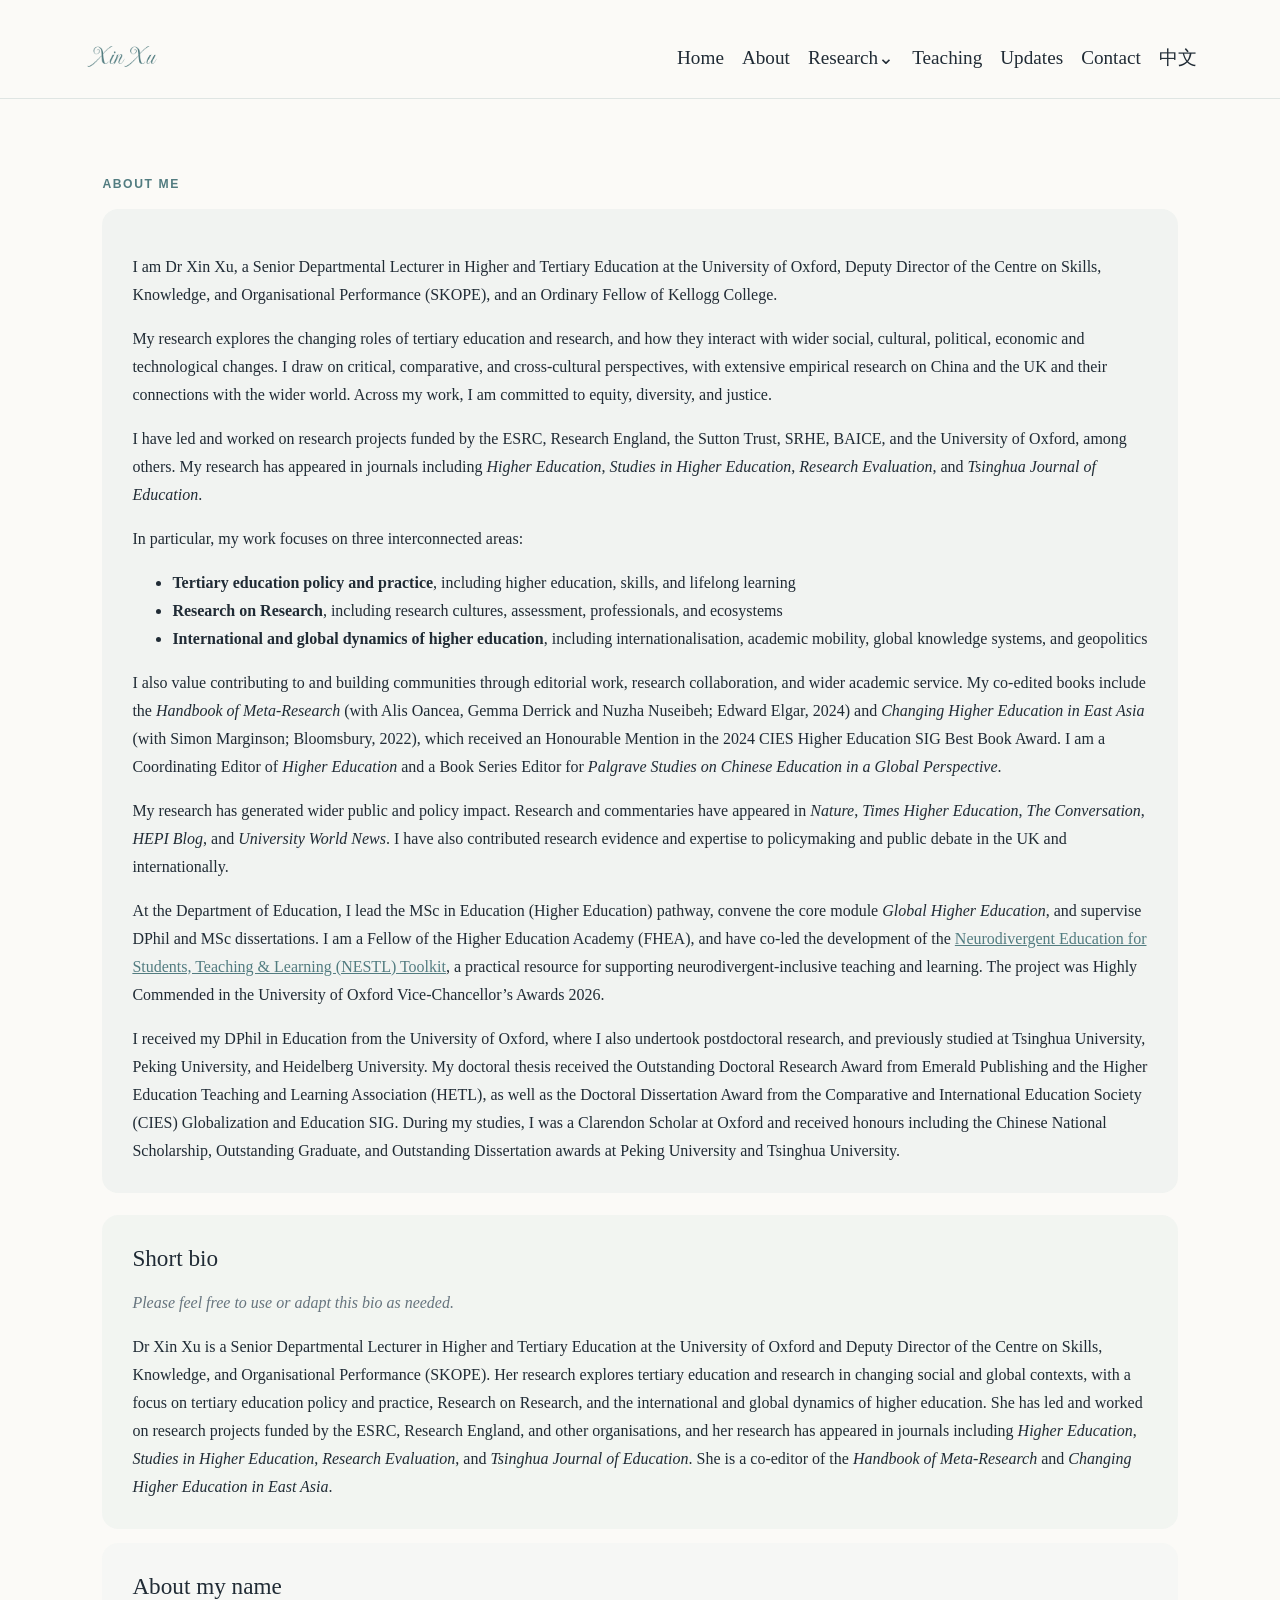
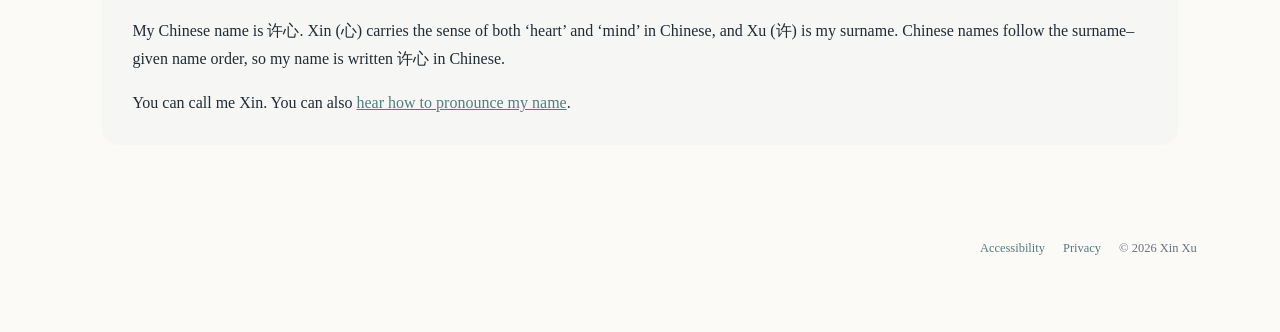
<file: about/index.html>
<!doctype html>
<html lang="en" class="">
<head>
  <meta charset="utf-8">
  <meta name="viewport" content="width=device-width, initial-scale=1, viewport-fit=cover">
  <link rel="icon" href="/assets/icons/favicon-heart.svg" type="image/svg+xml">
  <link rel="shortcut icon" href="/assets/icons/favicon-heart.svg" type="image/svg+xml">
  <link rel="apple-touch-icon" href="/assets/icons/favicon-heart.svg">
  <title>Dr Xin Xu</title>
  <meta name="description" content="About Dr Xin Xu, Senior Departmental Lecturer at the University of Oxford, and her research on tertiary education, research on research, and global higher education.">
  <link rel="canonical" href="https://www.xin-xu.com/about/">
  
  <link rel="stylesheet" href="/assets/site.css">
  
  <script>const previewMode=new URLSearchParams(location.search).get('preview');document.documentElement.classList.toggle('mobile-preview',previewMode==='mobile-menu-fix');document.documentElement.classList.toggle('narrow-preview',previewMode==='narrow-phone');document.documentElement.classList.toggle('ipad-landscape',previewMode==='ipad-landscape');</script>
</head>
<body class="" data-route="about">
  <div class="shell">
    <header>
      <a class="home" href="/" aria-label="Return to front page"><img class="brand-name" src="/assets/img/xin-xu-wordmark.png" alt="Xin Xu"></a>
      <nav aria-label="Main navigation">
        <a href="/">Home</a><a href="/about/">About</a>
        <div class="drop"><button class="dropbtn" type="button" aria-haspopup="true" aria-expanded="false" aria-controls="research-menu">Research⌄</button><div class="dropmenu" id="research-menu"><a href="/research/">Overview</a><a href="/books/">Books</a><a href="/publications/">Publications</a><a href="/projects/">Projects</a><a href="/engagement/">Engagement</a></div></div>
        <a href="/teaching/">Teaching</a><span class="mobile-nav-break" aria-hidden="true"></span><a href="/updates/">Updates</a><a href="/contact/">Contact</a><a href="/chinese/">中文</a>
      </nav>
    </header>
    <main id="app"><section class="page about-page"><div class="eyebrow">ABOUT ME</div><article class="item"><p>I am Dr Xin Xu, a Senior Departmental Lecturer in Higher and Tertiary Education at the University of Oxford, Deputy Director of the Centre on Skills, Knowledge, and Organisational Performance (SKOPE), and an Ordinary Fellow of Kellogg College.</p><p>My research explores the changing roles of tertiary education and research, and how they interact with wider social, cultural, political, economic and technological changes. I draw on critical, comparative, and cross-cultural perspectives, with extensive empirical research on China and the UK and their connections with the wider world. Across my work, I am committed to equity, diversity, and justice.</p><p>I have led and worked on research projects funded by the ESRC, Research England, the Sutton Trust, SRHE, BAICE, and the University of Oxford, among others. My research has appeared in journals including <em>Higher Education</em>, <em>Studies in Higher Education</em>, <em>Research Evaluation</em>, and <em>Tsinghua Journal of Education</em>.</p><p>In particular, my work focuses on three interconnected areas:</p><ul><li><strong>Tertiary education policy and practice</strong>, including higher education, skills, and lifelong learning</li><li><strong>Research on Research</strong>, including research cultures, assessment, professionals, and ecosystems</li><li><strong>International and global dynamics of higher education</strong>, including internationalisation, academic mobility, global knowledge systems, and geopolitics</li></ul><p>I also value contributing to and building communities through editorial work, research collaboration, and wider academic service. My co-edited books include the <em>Handbook of Meta-Research</em> (with Alis Oancea, Gemma Derrick and Nuzha Nuseibeh; Edward Elgar, 2024) and <em>Changing Higher Education in East Asia</em> (with Simon Marginson; Bloomsbury, 2022), which received an Honourable Mention in the 2024 CIES Higher Education SIG Best Book Award. I am a Coordinating Editor of <em>Higher Education</em> and a Book Series Editor for <em>Palgrave Studies on Chinese Education in a Global Perspective</em>.</p><p>My research has generated wider public and policy impact. Research and commentaries have appeared in <em>Nature</em>, <em>Times Higher Education</em>, <em>The Conversation</em>, <em>HEPI Blog</em>, and <em>University World News</em>. I have also contributed research evidence and expertise to policymaking and public debate in the UK and internationally.</p><p>At the Department of Education, I lead the MSc in Education (Higher Education) pathway, convene the core module <em>Global Higher Education</em>, and supervise DPhil and MSc dissertations. I am a Fellow of the Higher Education Academy (FHEA), and have co-led the development of the <a href="https://www.education.ox.ac.uk/project/neurodivergent-education-for-students-teaching-learning-nestl/" target="_blank" rel="noopener">Neurodivergent Education for Students, Teaching &amp; Learning (NESTL) Toolkit</a>, a practical resource for supporting neurodivergent-inclusive teaching and learning. The project was Highly Commended in the University of Oxford Vice-Chancellor’s Awards 2026.</p><p>I received my DPhil in Education from the University of Oxford, where I also undertook postdoctoral research, and previously studied at Tsinghua University, Peking University, and Heidelberg University. My doctoral thesis received the Outstanding Doctoral Research Award from Emerald Publishing and the Higher Education Teaching and Learning Association (HETL), as well as the Doctoral Dissertation Award from the Comparative and International Education Society (CIES) Globalization and Education SIG. During my studies, I was a Clarendon Scholar at Oxford and received honours including the Chinese National Scholarship, Outstanding Graduate, and Outstanding Dissertation awards at Peking University and Tsinghua University.</p></article><article class="item short-bio"><h2>Short bio</h2><p class="short-bio-note"><em>Please feel free to use or adapt this bio as needed.</em></p><p>Dr Xin Xu is a Senior Departmental Lecturer in Higher and Tertiary Education at the University of Oxford and Deputy Director of the Centre on Skills, Knowledge, and Organisational Performance (SKOPE). Her research explores tertiary education and research in changing social and global contexts, with a focus on tertiary education policy and practice, Research on Research, and the international and global dynamics of higher education. She has led and worked on research projects funded by the ESRC, Research England, and other organisations, and her research has appeared in journals including <em>Higher Education</em>, <em>Studies in Higher Education</em>, <em>Research Evaluation</em>, and <em>Tsinghua Journal of Education</em>. She is a co-editor of the <em>Handbook of Meta-Research</em> and <em>Changing Higher Education in East Asia</em>.</p></article><article class="item about-name"><h2>About my name</h2><p>My Chinese name is 许心. Xin (心) carries the sense of both ‘heart’ and ‘mind’ in Chinese, and Xu (许) is my surname. Chinese names follow the surname–given name order, so my name is written 许心 in Chinese.</p><p>You can call me Xin. You can also <a href="https://www.name-coach.com/xin-xu-pronunciation" target="_blank" rel="noopener">hear how to pronounce my name</a>.</p></article></section></main>
    <div class="footer"><a href="/accessibility/">Accessibility</a><a href="/privacy/">Privacy</a><span>© 2026 Xin Xu</span></div>
  </div>
  <div class="modal-backdrop" id="modalBackdrop" role="presentation"><section class="modal" role="dialog" aria-modal="true" aria-labelledby="modalTitle"><button class="modal-close" id="modalClose" aria-label="Close details">×</button><div class="eyebrow" id="modalType">Details</div><h2 id="modalTitle"></h2><div id="modalBody"></div></section></div>
  <script id="page-data" type="application/json">{}</script>
  <script src="/assets/site.js"></script>
</body>
</html>
</file>
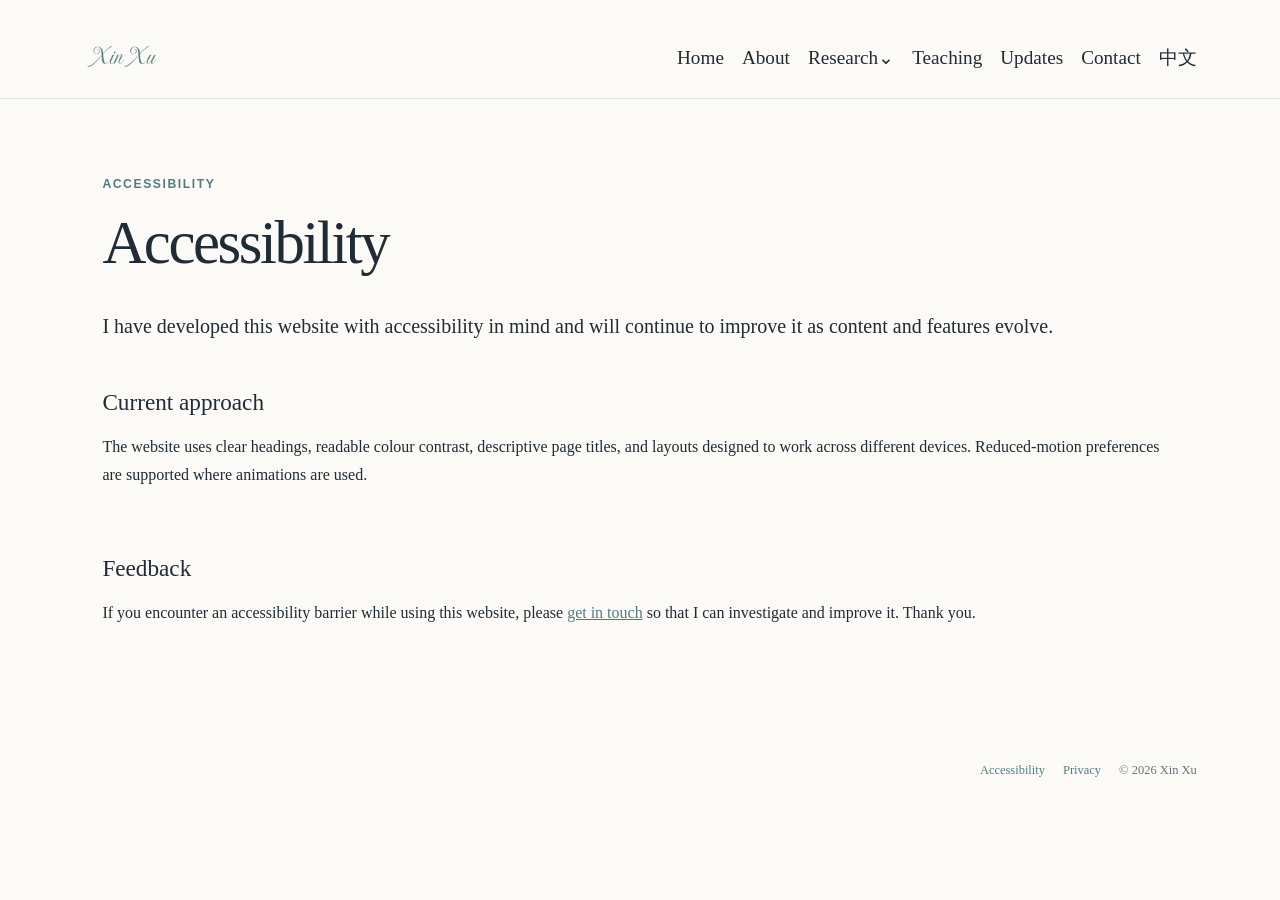
<file: accessibility/index.html>
<!doctype html>
<html lang="en" class="">
<head>
  <meta charset="utf-8">
  <meta name="viewport" content="width=device-width, initial-scale=1, viewport-fit=cover">
  <link rel="icon" href="/assets/icons/favicon-heart.svg" type="image/svg+xml">
  <link rel="shortcut icon" href="/assets/icons/favicon-heart.svg" type="image/svg+xml">
  <link rel="apple-touch-icon" href="/assets/icons/favicon-heart.svg">
  <title>Dr Xin Xu</title>
  <meta name="description" content="Information about accessibility practices on Xin Xu’s academic website and how to report an accessibility barrier.">
  <link rel="canonical" href="https://www.xin-xu.com/accessibility/">
  
  <link rel="stylesheet" href="/assets/site.css">
  
  <script>const previewMode=new URLSearchParams(location.search).get('preview');document.documentElement.classList.toggle('mobile-preview',previewMode==='mobile-menu-fix');document.documentElement.classList.toggle('narrow-preview',previewMode==='narrow-phone');document.documentElement.classList.toggle('ipad-landscape',previewMode==='ipad-landscape');</script>
</head>
<body class="" data-route="accessibility">
  <div class="shell">
    <header>
      <a class="home" href="/" aria-label="Return to front page"><img class="brand-name" src="/assets/img/xin-xu-wordmark.png" alt="Xin Xu"></a>
      <nav aria-label="Main navigation">
        <a href="/">Home</a><a href="/about/">About</a>
        <div class="drop"><button class="dropbtn" type="button" aria-haspopup="true" aria-expanded="false" aria-controls="research-menu">Research⌄</button><div class="dropmenu" id="research-menu"><a href="/research/">Overview</a><a href="/books/">Books</a><a href="/publications/">Publications</a><a href="/projects/">Projects</a><a href="/engagement/">Engagement</a></div></div>
        <a href="/teaching/">Teaching</a><span class="mobile-nav-break" aria-hidden="true"></span><a href="/updates/">Updates</a><a href="/contact/">Contact</a><a href="/chinese/">中文</a>
      </nav>
    </header>
    <main id="app"><section class="page accessibility-page"><div class="eyebrow">Accessibility</div><h1>Accessibility</h1><p class="lead">I have developed this website with accessibility in mind and will continue to improve it as content and features evolve.</p><article class="item"><h2>Current approach</h2><p>The website uses clear headings, readable colour contrast, descriptive page titles, and layouts designed to work across different devices. Reduced-motion preferences are supported where animations are used.</p></article><article class="item"><h2>Feedback</h2><p>If you encounter an accessibility barrier while using this website, please <a href="/contact/">get in touch</a> so that I can investigate and improve it. Thank you.</p></article></section></main>
    <div class="footer"><a href="/accessibility/">Accessibility</a><a href="/privacy/">Privacy</a><span>© 2026 Xin Xu</span></div>
  </div>
  <div class="modal-backdrop" id="modalBackdrop" role="presentation"><section class="modal" role="dialog" aria-modal="true" aria-labelledby="modalTitle"><button class="modal-close" id="modalClose" aria-label="Close details">×</button><div class="eyebrow" id="modalType">Details</div><h2 id="modalTitle"></h2><div id="modalBody"></div></section></div>
  <script id="page-data" type="application/json">{}</script>
  <script src="/assets/site.js"></script>
</body>
</html>
</file>
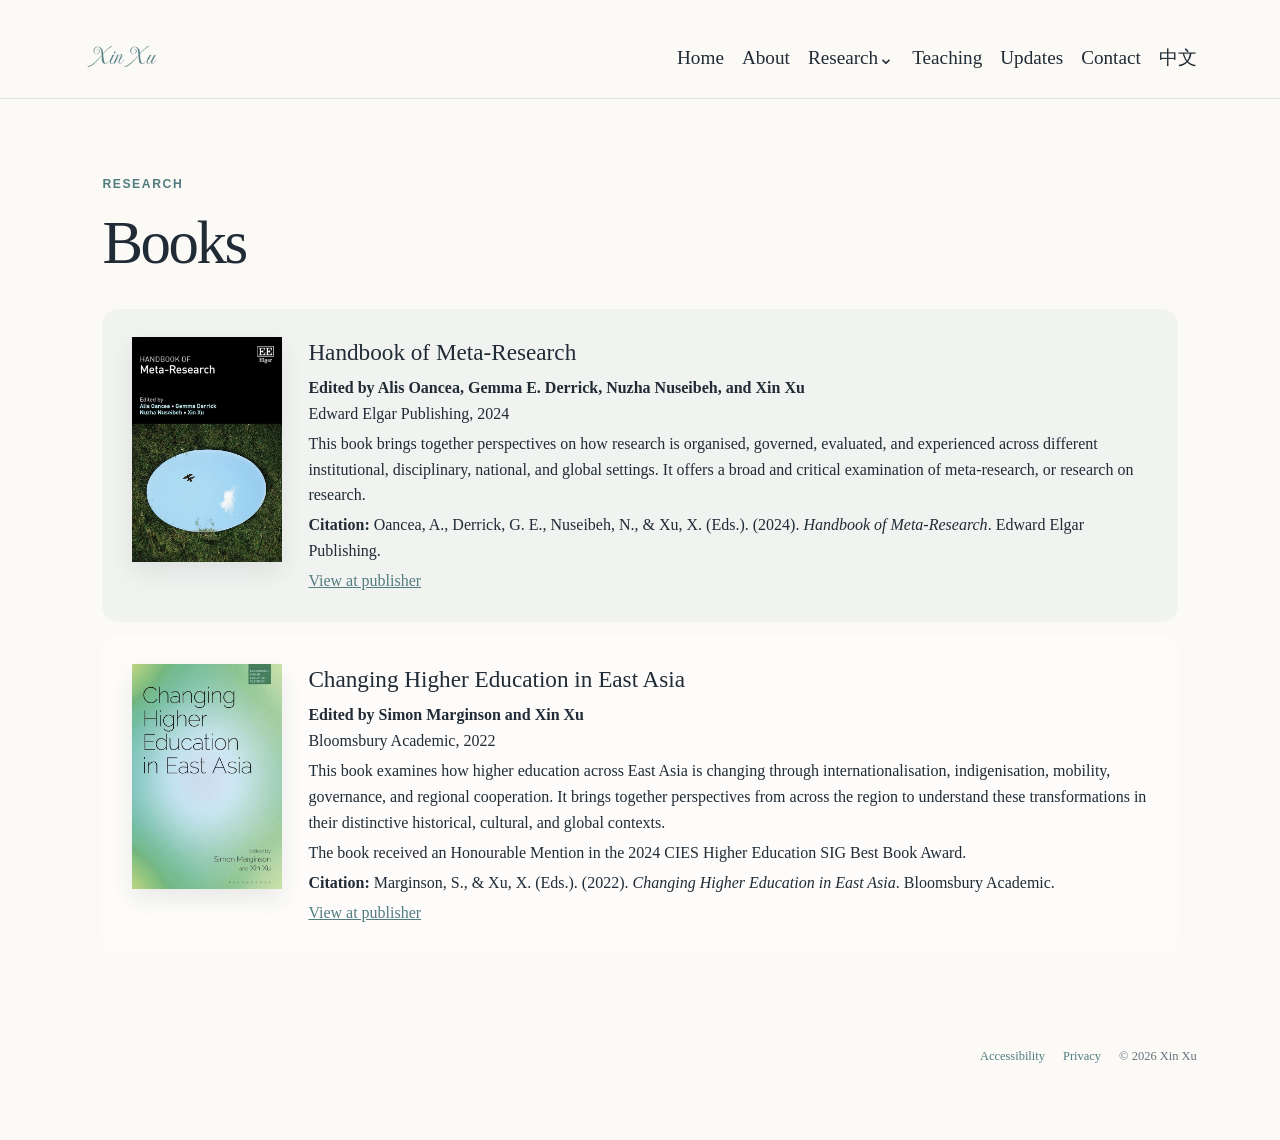
<file: books/index.html>
<!doctype html>
<html lang="en" class="">
<head>
  <meta charset="utf-8">
  <meta name="viewport" content="width=device-width, initial-scale=1, viewport-fit=cover">
  <link rel="icon" href="/assets/icons/favicon-heart.svg" type="image/svg+xml">
  <link rel="shortcut icon" href="/assets/icons/favicon-heart.svg" type="image/svg+xml">
  <link rel="apple-touch-icon" href="/assets/icons/favicon-heart.svg">
  <title>Dr Xin Xu</title>
  <meta name="description" content="Books co-edited by Xin Xu on meta-research and changing higher education in East Asia.">
  <link rel="canonical" href="https://www.xin-xu.com/books/">
  
  <link rel="stylesheet" href="/assets/site.css">
  
  <script>const previewMode=new URLSearchParams(location.search).get('preview');document.documentElement.classList.toggle('mobile-preview',previewMode==='mobile-menu-fix');document.documentElement.classList.toggle('narrow-preview',previewMode==='narrow-phone');document.documentElement.classList.toggle('ipad-landscape',previewMode==='ipad-landscape');</script>
</head>
<body class="" data-route="books">
  <div class="shell">
    <header>
      <a class="home" href="/" aria-label="Return to front page"><img class="brand-name" src="/assets/img/xin-xu-wordmark.png" alt="Xin Xu"></a>
      <nav aria-label="Main navigation">
        <a href="/">Home</a><a href="/about/">About</a>
        <div class="drop"><button class="dropbtn" type="button" aria-haspopup="true" aria-expanded="false" aria-controls="research-menu">Research⌄</button><div class="dropmenu" id="research-menu"><a href="/research/">Overview</a><a href="/books/">Books</a><a href="/publications/">Publications</a><a href="/projects/">Projects</a><a href="/engagement/">Engagement</a></div></div>
        <a href="/teaching/">Teaching</a><span class="mobile-nav-break" aria-hidden="true"></span><a href="/updates/">Updates</a><a href="/contact/">Contact</a><a href="/chinese/">中文</a>
      </nav>
    </header>
    <main id="app"><section class="page"><div class="eyebrow">Research</div><h1>Books</h1><div class="books-list"><article class="item book-detail"><div class="book-cover"><strong>Handbook of Meta-Research</strong><small>Edward Elgar Publishing</small></div><div class="book-meta"><h2>Handbook of Meta-Research</h2><p><b>Edited by Alis Oancea, Gemma E. Derrick, Nuzha Nuseibeh, and Xin Xu</b><br>Edward Elgar Publishing, 2024</p><p>This book brings together perspectives on how research is organised, governed, evaluated, and experienced across different institutional, disciplinary, national, and global settings. It offers a broad and critical examination of meta-research, or research on research.</p><p><b>Citation:</b> Oancea, A., Derrick, G. E., Nuseibeh, N., &amp; Xu, X. (Eds.). (2024). <em>Handbook of Meta-Research</em>. Edward Elgar Publishing.</p><p><a href="https://www.e-elgar.com/shop/gbp/handbook-of-meta-research-9781839105715.html" target="_blank" rel="noopener">View at publisher</a></p></div></article><article class="item book-detail"><div class="book-cover alt"><strong>Changing Higher Education in East Asia</strong><small>Bloomsbury Academic</small></div><div class="book-meta"><h2>Changing Higher Education in East Asia</h2><p><b>Edited by Simon Marginson and Xin Xu</b><br>Bloomsbury Academic, 2022</p><p>This book examines how higher education across East Asia is changing through internationalisation, indigenisation, mobility, governance, and regional cooperation. It brings together perspectives from across the region to understand these transformations in their distinctive historical, cultural, and global contexts.</p><p>The book received an Honourable Mention in the 2024 CIES Higher Education SIG Best Book Award.</p><p><b>Citation:</b> Marginson, S., &amp; Xu, X. (Eds.). (2022). <em>Changing Higher Education in East Asia</em>. Bloomsbury Academic.</p><p><a href="https://www.bloomsbury.com/uk/changing-higher-education-in-east-asia-9781350216242/" target="_blank" rel="noopener">View at publisher</a></p></div></article></div></section></main>
    <div class="footer"><a href="/accessibility/">Accessibility</a><a href="/privacy/">Privacy</a><span>© 2026 Xin Xu</span></div>
  </div>
  <div class="modal-backdrop" id="modalBackdrop" role="presentation"><section class="modal" role="dialog" aria-modal="true" aria-labelledby="modalTitle"><button class="modal-close" id="modalClose" aria-label="Close details">×</button><div class="eyebrow" id="modalType">Details</div><h2 id="modalTitle"></h2><div id="modalBody"></div></section></div>
  <script id="page-data" type="application/json">{}</script>
  <script src="/assets/site.js"></script>
</body>
</html>
</file>
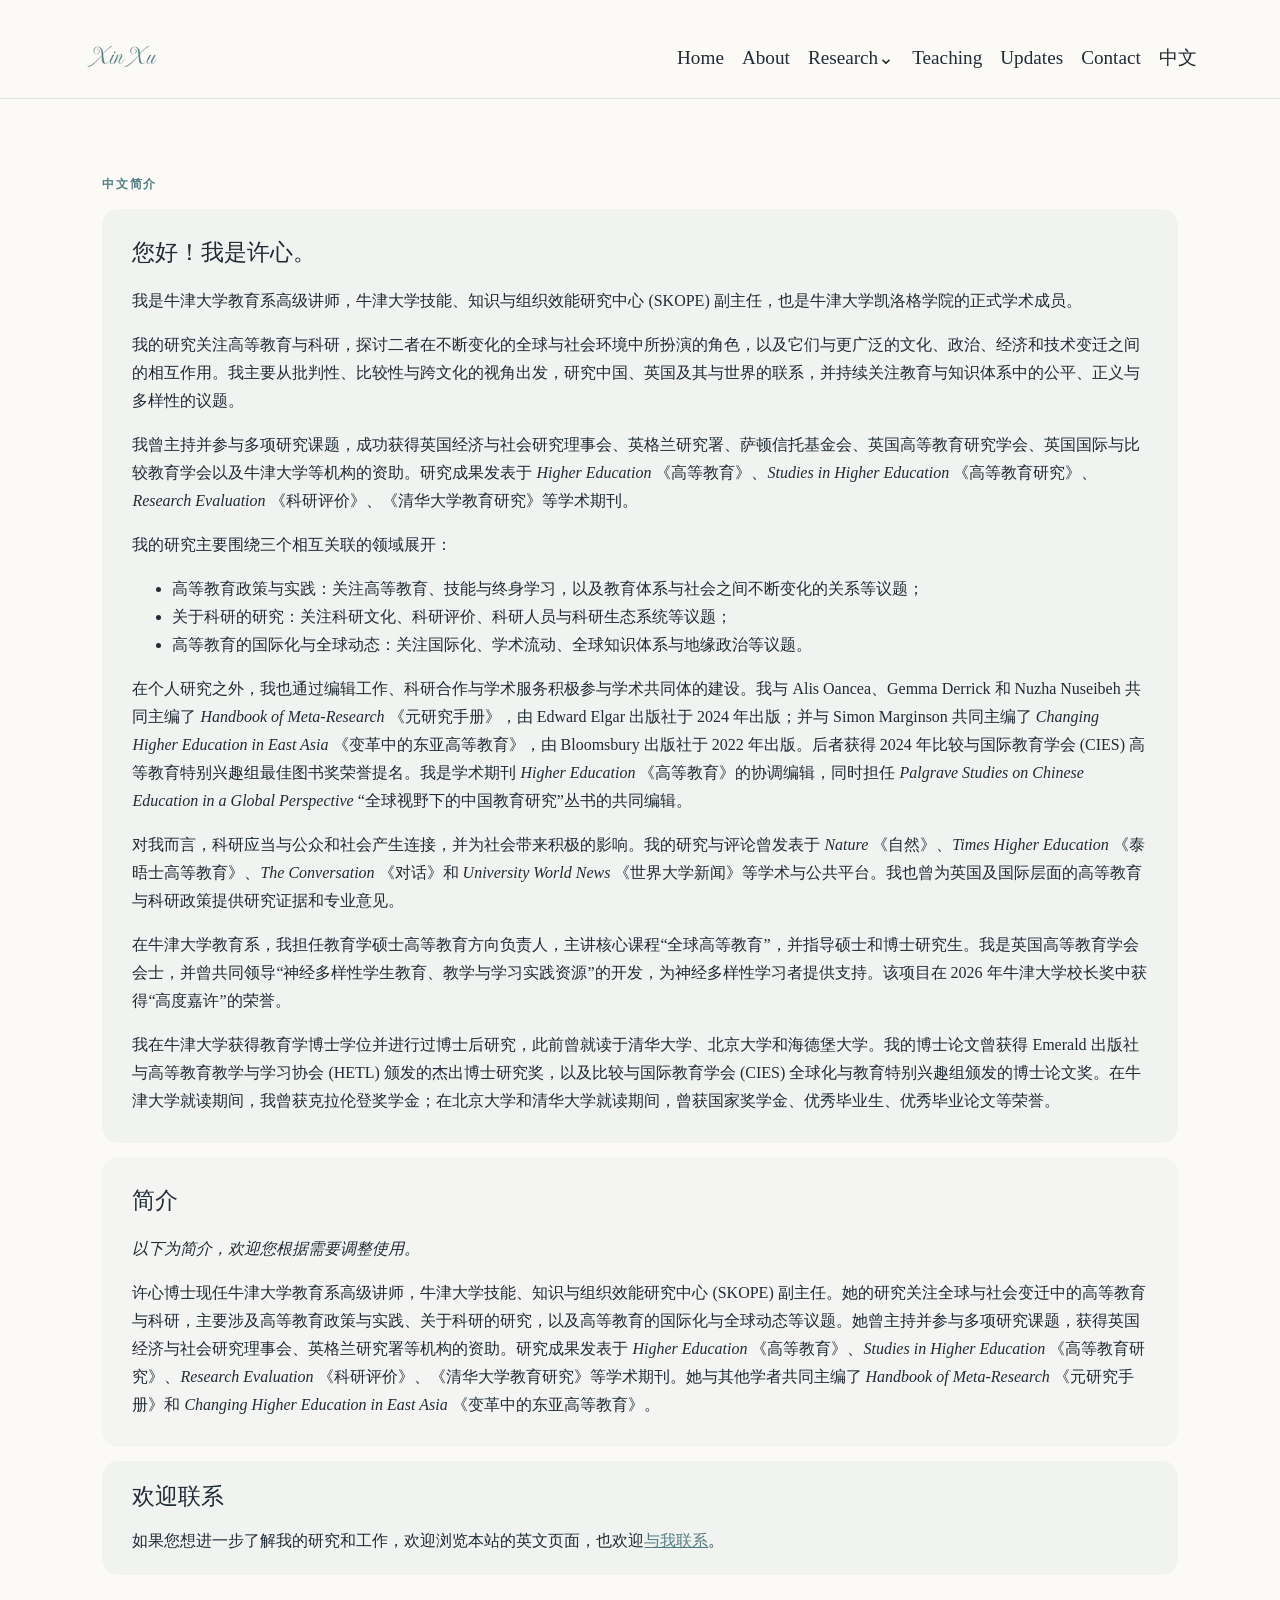
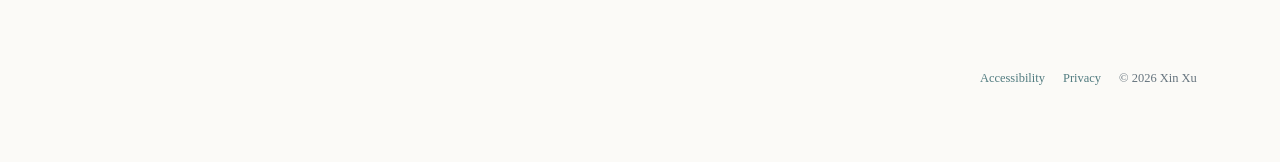
<file: chinese/index.html>
<!doctype html>
<html lang="zh" class="">
<head>
  <meta charset="utf-8">
  <meta name="viewport" content="width=device-width, initial-scale=1, viewport-fit=cover">
  <link rel="icon" href="/assets/icons/favicon-heart.svg" type="image/svg+xml">
  <link rel="shortcut icon" href="/assets/icons/favicon-heart.svg" type="image/svg+xml">
  <link rel="apple-touch-icon" href="/assets/icons/favicon-heart.svg">
  <title>Dr Xin Xu</title>
  <meta name="description" content="许心现任教于牛津大学教育系，研究高等教育与科研体系，关注高等教育国际化、全球知识体系以及中国与英国。">
  <link rel="canonical" href="https://www.xin-xu.com/chinese/">
  
  <link rel="stylesheet" href="/assets/site.css">
  
  <script>const previewMode=new URLSearchParams(location.search).get('preview');document.documentElement.classList.toggle('mobile-preview',previewMode==='mobile-menu-fix');document.documentElement.classList.toggle('narrow-preview',previewMode==='narrow-phone');document.documentElement.classList.toggle('ipad-landscape',previewMode==='ipad-landscape');</script>
</head>
<body class="" data-route="chinese">
  <div class="shell">
    <header>
      <a class="home" href="/" aria-label="Return to front page"><img class="brand-name" src="/assets/img/xin-xu-wordmark.png" alt="Xin Xu"></a>
      <nav aria-label="Main navigation">
        <a href="/">Home</a><a href="/about/">About</a>
        <div class="drop"><button class="dropbtn" type="button" aria-haspopup="true" aria-expanded="false" aria-controls="research-menu">Research⌄</button><div class="dropmenu" id="research-menu"><a href="/research/">Overview</a><a href="/books/">Books</a><a href="/publications/">Publications</a><a href="/projects/">Projects</a><a href="/engagement/">Engagement</a></div></div>
        <a href="/teaching/">Teaching</a><span class="mobile-nav-break" aria-hidden="true"></span><a href="/updates/">Updates</a><a href="/contact/">Contact</a><a href="/chinese/">中文</a>
      </nav>
    </header>
    <main id="app"><section class="page zh-page"><div class="eyebrow">中文简介</div><article class="item"><h1 class="zh-heading">您好！我是许心。</h1><p>我是牛津大学教育系高级讲师，牛津大学技能、知识与组织效能研究中心 (SKOPE) 副主任，也是牛津大学凯洛格学院的正式学术成员。</p><p>我的研究关注高等教育与科研，探讨二者在不断变化的全球与社会环境中所扮演的角色，以及它们与更广泛的文化、政治、经济和技术变迁之间的相互作用。我主要从批判性、比较性与跨文化的视角出发，研究中国、英国及其与世界的联系，并持续关注教育与知识体系中的公平、正义与多样性的议题。</p><p>我曾主持并参与多项研究课题，成功获得英国经济与社会研究理事会、英格兰研究署、萨顿信托基金会、英国高等教育研究学会、英国国际与比较教育学会以及牛津大学等机构的资助。研究成果发表于 <em>Higher Education</em> 《高等教育》、<em>Studies in Higher Education</em> 《高等教育研究》、<em>Research Evaluation</em> 《科研评价》、《清华大学教育研究》等学术期刊。</p><p>我的研究主要围绕三个相互关联的领域展开：</p><ul><li>高等教育政策与实践：关注高等教育、技能与终身学习，以及教育体系与社会之间不断变化的关系等议题；</li><li>关于科研的研究：关注科研文化、科研评价、科研人员与科研生态系统等议题；</li><li>高等教育的国际化与全球动态：关注国际化、学术流动、全球知识体系与地缘政治等议题。</li></ul><p>在个人研究之外，我也通过编辑工作、科研合作与学术服务积极参与学术共同体的建设。我与 Alis Oancea、Gemma Derrick 和 Nuzha Nuseibeh 共同主编了 <em>Handbook of Meta-Research</em> 《元研究手册》，由 Edward Elgar 出版社于 2024 年出版；并与 Simon Marginson 共同主编了 <em>Changing Higher Education in East Asia</em> 《变革中的东亚高等教育》，由 Bloomsbury 出版社于 2022 年出版。后者获得 2024 年比较与国际教育学会 (CIES) 高等教育特别兴趣组最佳图书奖荣誉提名。我是学术期刊 <em>Higher Education</em> 《高等教育》的协调编辑，同时担任 <em>Palgrave Studies on Chinese Education in a Global Perspective</em> “全球视野下的中国教育研究”丛书的共同编辑。</p><p>对我而言，科研应当与公众和社会产生连接，并为社会带来积极的影响。我的研究与评论曾发表于 <em>Nature</em> 《自然》、<em>Times Higher Education</em> 《泰晤士高等教育》、<em>The Conversation</em> 《对话》和 <em>University World News</em> 《世界大学新闻》等学术与公共平台。我也曾为英国及国际层面的高等教育与科研政策提供研究证据和专业意见。</p><p>在牛津大学教育系，我担任教育学硕士高等教育方向负责人，主讲核心课程“全球高等教育”，并指导硕士和博士研究生。我是英国高等教育学会会士，并曾共同领导“神经多样性学生教育、教学与学习实践资源”的开发，为神经多样性学习者提供支持。该项目在 2026 年牛津大学校长奖中获得“高度嘉许”的荣誉。</p><p>我在牛津大学获得教育学博士学位并进行过博士后研究，此前曾就读于清华大学、北京大学和海德堡大学。我的博士论文曾获得 Emerald 出版社与高等教育教学与学习协会 (HETL) 颁发的杰出博士研究奖，以及比较与国际教育学会 (CIES) 全球化与教育特别兴趣组颁发的博士论文奖。在牛津大学就读期间，我曾获克拉伦登奖学金；在北京大学和清华大学就读期间，曾获国家奖学金、优秀毕业生、优秀毕业论文等荣誉。</p></article><article class="item short-bio"><h2>简介</h2><p class="short-bio-note"><em>以下为简介，欢迎您根据需要调整使用。</em></p><p>许心博士现任牛津大学教育系高级讲师，牛津大学技能、知识与组织效能研究中心 (SKOPE) 副主任。她的研究关注全球与社会变迁中的高等教育与科研，主要涉及高等教育政策与实践、关于科研的研究，以及高等教育的国际化与全球动态等议题。她曾主持并参与多项研究课题，获得英国经济与社会研究理事会、英格兰研究署等机构的资助。研究成果发表于 <em>Higher Education</em> 《高等教育》、<em>Studies in Higher Education</em> 《高等教育研究》、<em>Research Evaluation</em> 《科研评价》、《清华大学教育研究》等学术期刊。她与其他学者共同主编了 <em>Handbook of Meta-Research</em> 《元研究手册》和 <em>Changing Higher Education in East Asia</em> 《变革中的东亚高等教育》。</p></article><article class="item zh-closing"><h3 class="zh-closing-heading">欢迎联系</h3><p class="zh-closing">如果您想进一步了解我的研究和工作，欢迎浏览本站的英文页面，也欢迎<a href="https://www.xin-xu.com/contact/" target="_blank" rel="noopener">与我联系</a>。</p></article></section></main>
    <div class="footer"><a href="/accessibility/">Accessibility</a><a href="/privacy/">Privacy</a><span>© 2026 Xin Xu</span></div>
  </div>
  <div class="modal-backdrop" id="modalBackdrop" role="presentation"><section class="modal" role="dialog" aria-modal="true" aria-labelledby="modalTitle"><button class="modal-close" id="modalClose" aria-label="Close details">×</button><div class="eyebrow" id="modalType">Details</div><h2 id="modalTitle"></h2><div id="modalBody"></div></section></div>
  <script id="page-data" type="application/json">{}</script>
  <script src="/assets/site.js"></script>
</body>
</html>
</file>
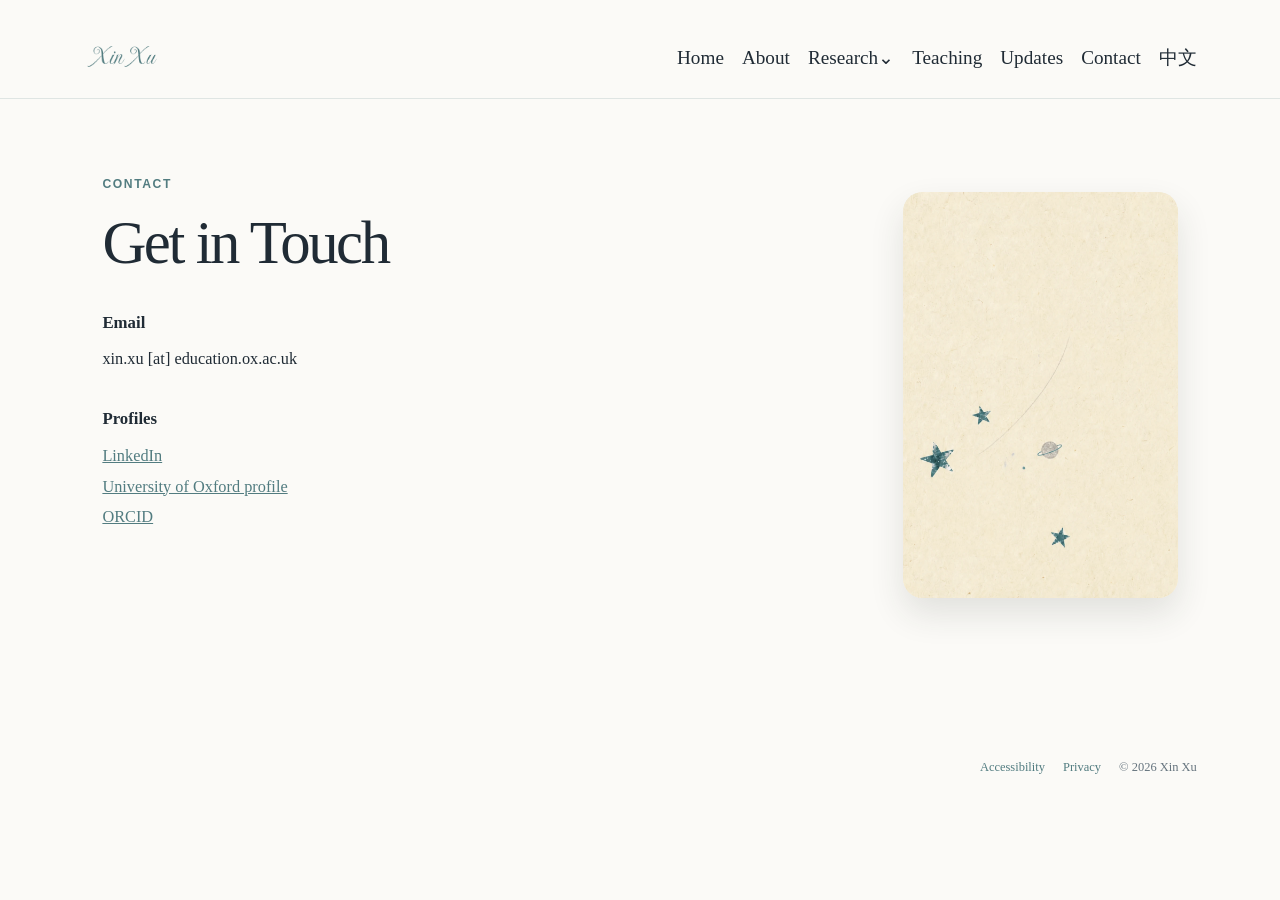
<file: contact/index.html>
<!doctype html>
<html lang="en" class="">
<head>
  <meta charset="utf-8">
  <meta name="viewport" content="width=device-width, initial-scale=1, viewport-fit=cover">
  <link rel="icon" href="/assets/icons/favicon-heart.svg" type="image/svg+xml">
  <link rel="shortcut icon" href="/assets/icons/favicon-heart.svg" type="image/svg+xml">
  <link rel="apple-touch-icon" href="/assets/icons/favicon-heart.svg">
  <title>Dr Xin Xu</title>
  <meta name="description" content="Contact details and professional profiles for Dr Xin Xu at the University of Oxford.">
  <link rel="canonical" href="https://www.xin-xu.com/contact/">
  
  <link rel="stylesheet" href="/assets/site.css">
  
  <script>const previewMode=new URLSearchParams(location.search).get('preview');document.documentElement.classList.toggle('mobile-preview',previewMode==='mobile-menu-fix');document.documentElement.classList.toggle('narrow-preview',previewMode==='narrow-phone');document.documentElement.classList.toggle('ipad-landscape',previewMode==='ipad-landscape');</script>
</head>
<body class="" data-route="contact">
  <div class="shell">
    <header>
      <a class="home" href="/" aria-label="Return to front page"><img class="brand-name" src="/assets/img/xin-xu-wordmark.png" alt="Xin Xu"></a>
      <nav aria-label="Main navigation">
        <a href="/">Home</a><a href="/about/">About</a>
        <div class="drop"><button class="dropbtn" type="button" aria-haspopup="true" aria-expanded="false" aria-controls="research-menu">Research⌄</button><div class="dropmenu" id="research-menu"><a href="/research/">Overview</a><a href="/books/">Books</a><a href="/publications/">Publications</a><a href="/projects/">Projects</a><a href="/engagement/">Engagement</a></div></div>
        <a href="/teaching/">Teaching</a><span class="mobile-nav-break" aria-hidden="true"></span><a href="/updates/">Updates</a><a href="/contact/">Contact</a><a href="/chinese/">中文</a>
      </nav>
    </header>
    <main id="app"><section class="page contact-page"><div class="eyebrow">Contact</div><h1>Get in Touch</h1><p><strong>Email</strong><br>xin.xu [at] education.ox.ac.uk</p><p><strong>Profiles</strong><br><a href="https://www.linkedin.com/in/xinxu-xx/" target="_blank" rel="noopener">LinkedIn</a><br><a href="https://www.education.ox.ac.uk/person/xin-xu/" target="_blank" rel="noopener">University of Oxford profile</a><br><a href="https://orcid.org/0000-0002-9972-8995" target="_blank" rel="noopener">ORCID</a></p><div class="contact-page-art" aria-hidden="true"><img src="/assets/img/contact/star-paper-background-teal.webp" width="1030" height="1526" decoding="async" alt=""></div></section></main>
    <div class="footer"><a href="/accessibility/">Accessibility</a><a href="/privacy/">Privacy</a><span>© 2026 Xin Xu</span></div>
  </div>
  <div class="modal-backdrop" id="modalBackdrop" role="presentation"><section class="modal" role="dialog" aria-modal="true" aria-labelledby="modalTitle"><button class="modal-close" id="modalClose" aria-label="Close details">×</button><div class="eyebrow" id="modalType">Details</div><h2 id="modalTitle"></h2><div id="modalBody"></div></section></div>
  <script id="page-data" type="application/json">{}</script>
  <script src="/assets/site.js"></script>
</body>
</html>
</file>
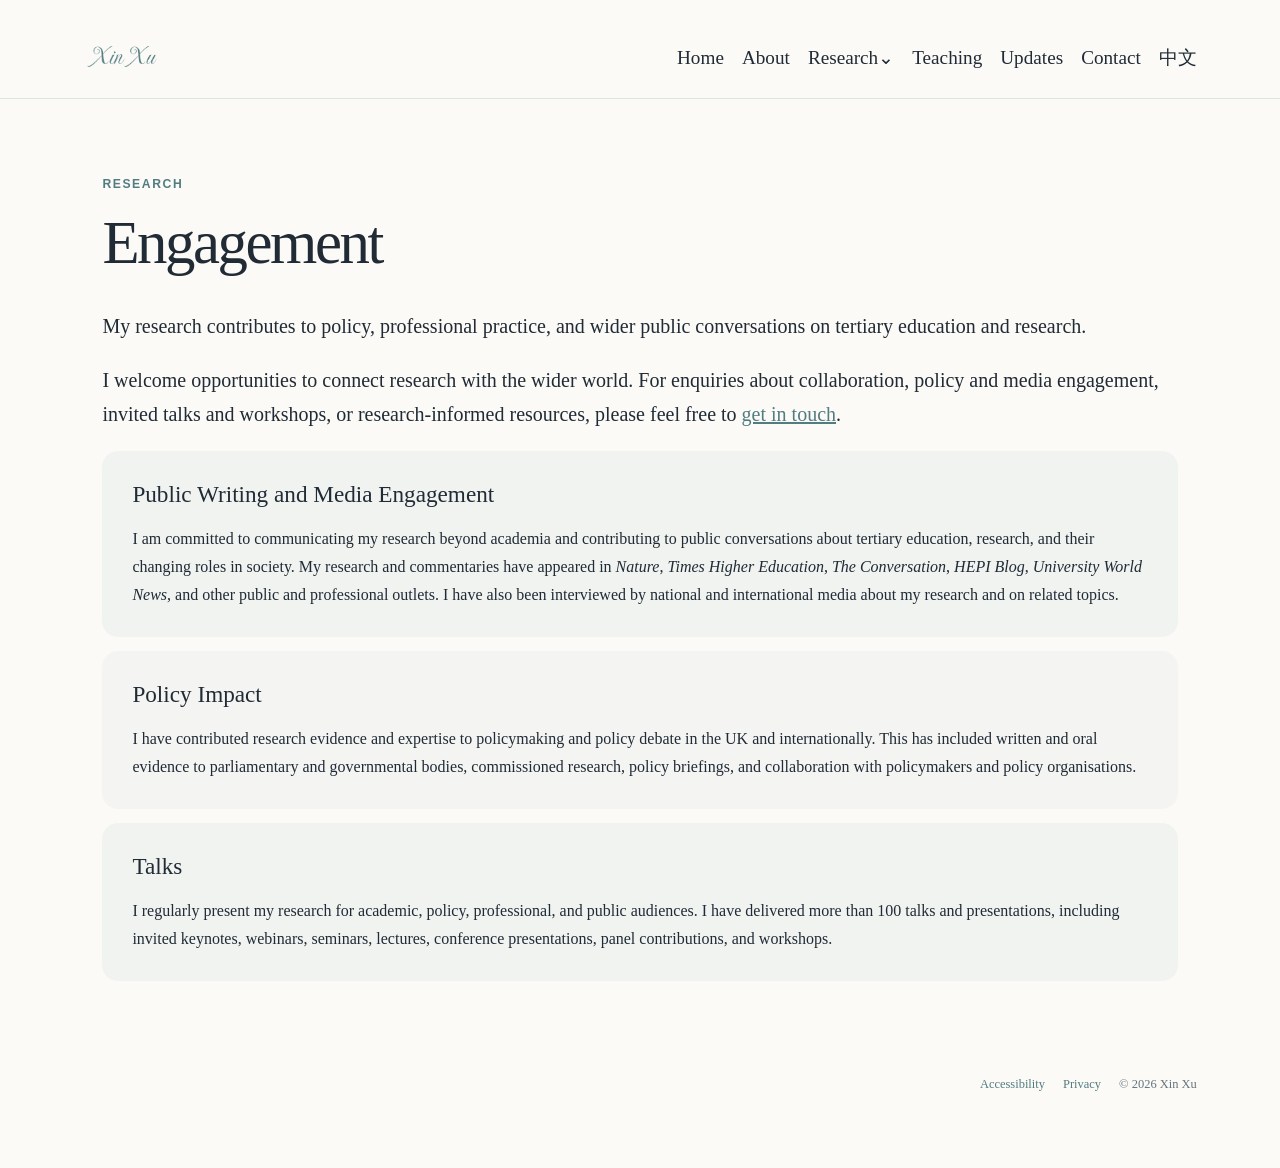
<file: engagement/index.html>
<!doctype html>
<html lang="en" class="">
<head>
  <meta charset="utf-8">
  <meta name="viewport" content="width=device-width, initial-scale=1, viewport-fit=cover">
  <link rel="icon" href="/assets/icons/favicon-heart.svg" type="image/svg+xml">
  <link rel="shortcut icon" href="/assets/icons/favicon-heart.svg" type="image/svg+xml">
  <link rel="apple-touch-icon" href="/assets/icons/favicon-heart.svg">
  <title>Dr Xin Xu</title>
  <meta name="description" content="Xin Xu’s research engagement across policy, professional practice, public writing, media, talks, and wider conversations on tertiary education and research.">
  <link rel="canonical" href="https://www.xin-xu.com/engagement/">
  
  <link rel="stylesheet" href="/assets/site.css">
  
  <script>const previewMode=new URLSearchParams(location.search).get('preview');document.documentElement.classList.toggle('mobile-preview',previewMode==='mobile-menu-fix');document.documentElement.classList.toggle('narrow-preview',previewMode==='narrow-phone');document.documentElement.classList.toggle('ipad-landscape',previewMode==='ipad-landscape');</script>
</head>
<body class="" data-route="engagement">
  <div class="shell">
    <header>
      <a class="home" href="/" aria-label="Return to front page"><img class="brand-name" src="/assets/img/xin-xu-wordmark.png" alt="Xin Xu"></a>
      <nav aria-label="Main navigation">
        <a href="/">Home</a><a href="/about/">About</a>
        <div class="drop"><button class="dropbtn" type="button" aria-haspopup="true" aria-expanded="false" aria-controls="research-menu">Research⌄</button><div class="dropmenu" id="research-menu"><a href="/research/">Overview</a><a href="/books/">Books</a><a href="/publications/">Publications</a><a href="/projects/">Projects</a><a href="/engagement/">Engagement</a></div></div>
        <a href="/teaching/">Teaching</a><span class="mobile-nav-break" aria-hidden="true"></span><a href="/updates/">Updates</a><a href="/contact/">Contact</a><a href="/chinese/">中文</a>
      </nav>
    </header>
    <main id="app"><section class="page"><div class="eyebrow">Research</div><h1>Engagement</h1><p class="lead">My research contributes to policy, professional practice, and wider public conversations on tertiary education and research.</p><p class="lead">I welcome opportunities to connect research with the wider world. For enquiries about collaboration, policy and media engagement, invited talks and workshops, or research-informed resources, please feel free to <a href="/contact/">get in touch</a>.</p><div class="teaching-blocks"><article class="item"><h2>Public Writing and Media Engagement</h2><p>I am committed to communicating my research beyond academia and contributing to public conversations about tertiary education, research, and their changing roles in society. My research and commentaries have appeared in <em>Nature</em>, <em>Times Higher Education</em>, <em>The Conversation</em>, <em>HEPI Blog</em>, <em>University World News</em>, and other public and professional outlets. I have also been interviewed by national and international media about my research and on related topics.</p></article><article class="item"><h2>Policy Impact</h2><p>I have contributed research evidence and expertise to policymaking and policy debate in the UK and internationally. This has included written and oral evidence to parliamentary and governmental bodies, commissioned research, policy briefings, and collaboration with policymakers and policy organisations.</p></article><article class="item"><h2>Talks</h2><p>I regularly present my research for academic, policy, professional, and public audiences. I have delivered more than 100 talks and presentations, including invited keynotes, webinars, seminars, lectures, conference presentations, panel contributions, and workshops.</p></article></div></section></main>
    <div class="footer"><a href="/accessibility/">Accessibility</a><a href="/privacy/">Privacy</a><span>© 2026 Xin Xu</span></div>
  </div>
  <div class="modal-backdrop" id="modalBackdrop" role="presentation"><section class="modal" role="dialog" aria-modal="true" aria-labelledby="modalTitle"><button class="modal-close" id="modalClose" aria-label="Close details">×</button><div class="eyebrow" id="modalType">Details</div><h2 id="modalTitle"></h2><div id="modalBody"></div></section></div>
  <script id="page-data" type="application/json">{}</script>
  <script src="/assets/site.js"></script>
</body>
</html>
</file>
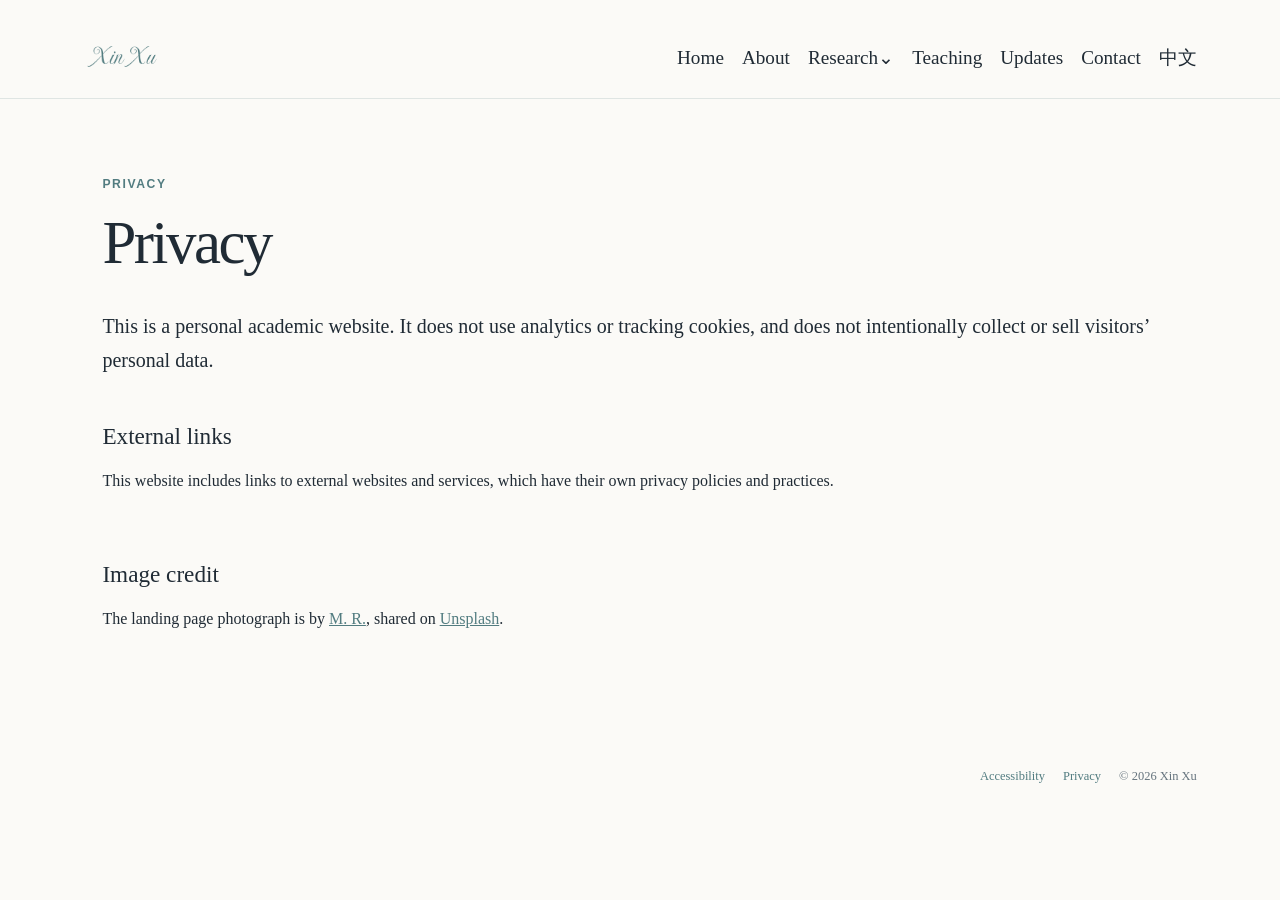
<file: privacy/index.html>
<!doctype html>
<html lang="en" class="">
<head>
  <meta charset="utf-8">
  <meta name="viewport" content="width=device-width, initial-scale=1, viewport-fit=cover">
  <link rel="icon" href="/assets/icons/favicon-heart.svg" type="image/svg+xml">
  <link rel="shortcut icon" href="/assets/icons/favicon-heart.svg" type="image/svg+xml">
  <link rel="apple-touch-icon" href="/assets/icons/favicon-heart.svg">
  <title>Dr Xin Xu</title>
  <meta name="description" content="Privacy information for Xin Xu’s personal academic website, including external links and image-credit information.">
  <link rel="canonical" href="https://www.xin-xu.com/privacy/">
  
  <link rel="stylesheet" href="/assets/site.css">
  
  <script>const previewMode=new URLSearchParams(location.search).get('preview');document.documentElement.classList.toggle('mobile-preview',previewMode==='mobile-menu-fix');document.documentElement.classList.toggle('narrow-preview',previewMode==='narrow-phone');document.documentElement.classList.toggle('ipad-landscape',previewMode==='ipad-landscape');</script>
</head>
<body class="" data-route="privacy">
  <div class="shell">
    <header>
      <a class="home" href="/" aria-label="Return to front page"><img class="brand-name" src="/assets/img/xin-xu-wordmark.png" alt="Xin Xu"></a>
      <nav aria-label="Main navigation">
        <a href="/">Home</a><a href="/about/">About</a>
        <div class="drop"><button class="dropbtn" type="button" aria-haspopup="true" aria-expanded="false" aria-controls="research-menu">Research⌄</button><div class="dropmenu" id="research-menu"><a href="/research/">Overview</a><a href="/books/">Books</a><a href="/publications/">Publications</a><a href="/projects/">Projects</a><a href="/engagement/">Engagement</a></div></div>
        <a href="/teaching/">Teaching</a><span class="mobile-nav-break" aria-hidden="true"></span><a href="/updates/">Updates</a><a href="/contact/">Contact</a><a href="/chinese/">中文</a>
      </nav>
    </header>
    <main id="app"><section class="page privacy-page"><div class="eyebrow">Privacy</div><h1>Privacy</h1><p class="lead">This is a personal academic website. It does not use analytics or tracking cookies, and does not intentionally collect or sell visitors’ personal data.</p><article class="item"><h2>External links</h2><p>This website includes links to external websites and services, which have their own privacy policies and practices.</p></article><article class="item"><h2>Image credit</h2><p>The landing page photograph is by <a href="https://unsplash.com/@wherearemyshoesdude" target="_blank" rel="noopener">M. R.</a>, shared on <a href="https://unsplash.com/photos/aerial-view-of-forest-9FOWMEFSvSw" target="_blank" rel="noopener">Unsplash</a>.</p></article></section></main>
    <div class="footer"><a href="/accessibility/">Accessibility</a><a href="/privacy/">Privacy</a><span>© 2026 Xin Xu</span></div>
  </div>
  <div class="modal-backdrop" id="modalBackdrop" role="presentation"><section class="modal" role="dialog" aria-modal="true" aria-labelledby="modalTitle"><button class="modal-close" id="modalClose" aria-label="Close details">×</button><div class="eyebrow" id="modalType">Details</div><h2 id="modalTitle"></h2><div id="modalBody"></div></section></div>
  <script id="page-data" type="application/json">{}</script>
  <script src="/assets/site.js"></script>
</body>
</html>
</file>
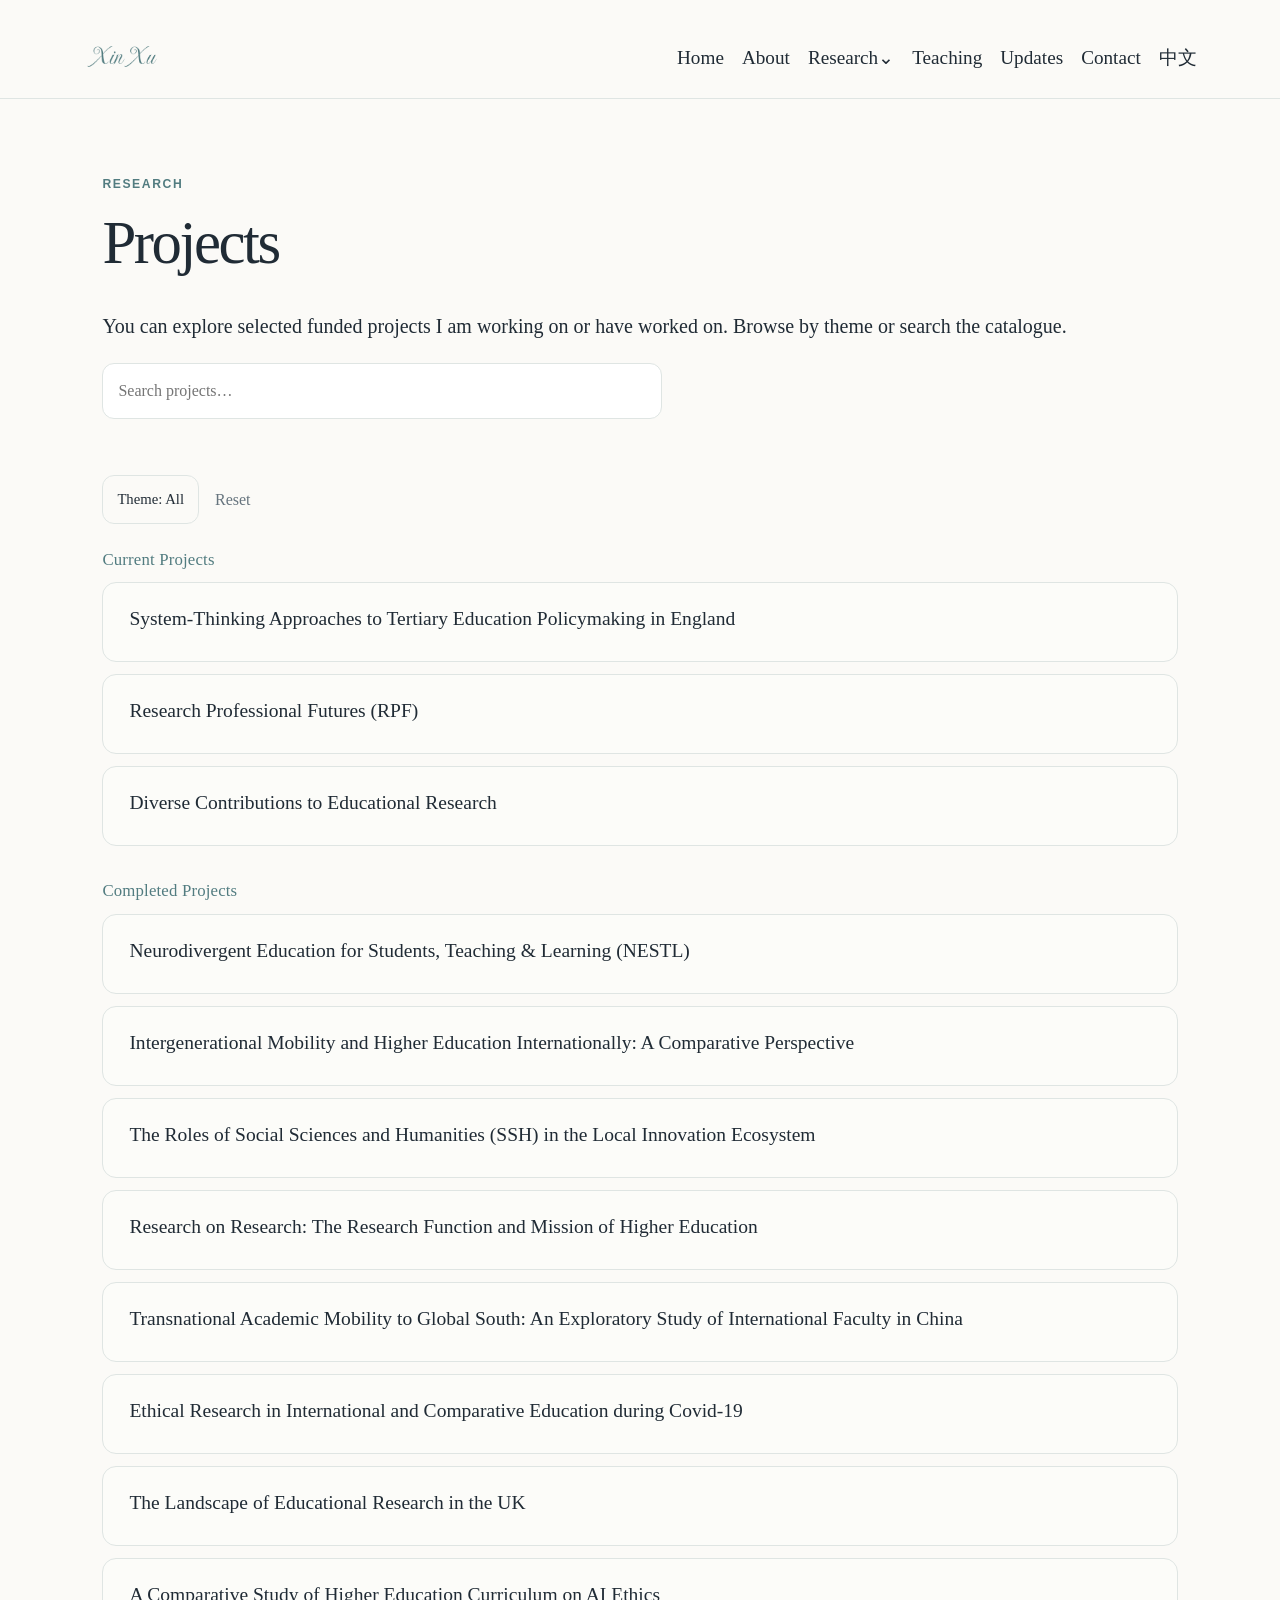
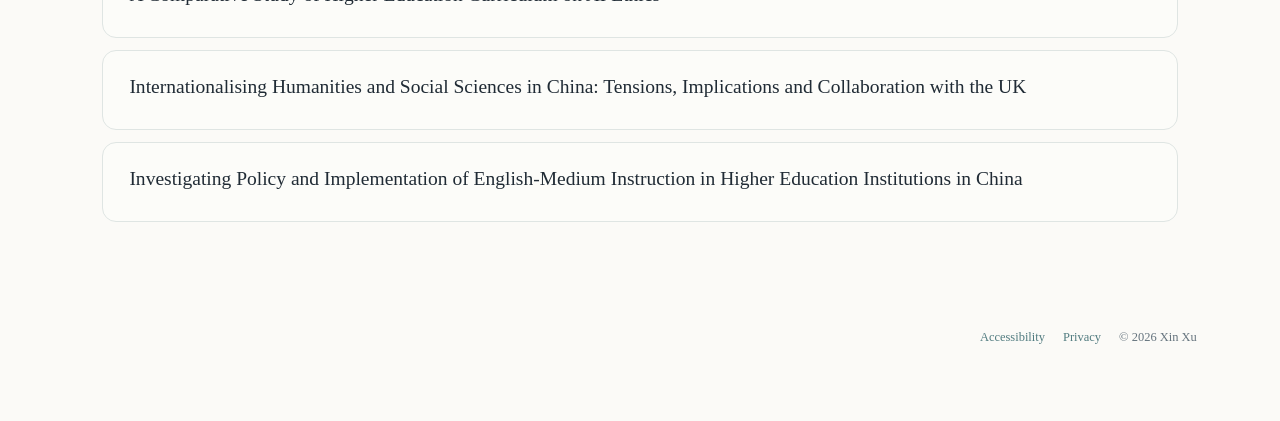
<file: projects/index.html>
<!doctype html>
<html lang="en" class="">
<head>
  <meta charset="utf-8">
  <meta name="viewport" content="width=device-width, initial-scale=1, viewport-fit=cover">
  <link rel="icon" href="/assets/icons/favicon-heart.svg" type="image/svg+xml">
  <link rel="shortcut icon" href="/assets/icons/favicon-heart.svg" type="image/svg+xml">
  <link rel="apple-touch-icon" href="/assets/icons/favicon-heart.svg">
  <title>Dr Xin Xu</title>
  <meta name="description" content="Selected current and completed research projects by Xin Xu across tertiary education, research on research, and internationalisation and global higher education.">
  <link rel="canonical" href="https://www.xin-xu.com/projects/">
  
  <link rel="stylesheet" href="/assets/site.css">
  
  <script>const previewMode=new URLSearchParams(location.search).get('preview');document.documentElement.classList.toggle('mobile-preview',previewMode==='mobile-menu-fix');document.documentElement.classList.toggle('narrow-preview',previewMode==='narrow-phone');document.documentElement.classList.toggle('ipad-landscape',previewMode==='ipad-landscape');</script>
</head>
<body class="" data-route="projects">
  <div class="shell">
    <header>
      <a class="home" href="/" aria-label="Return to front page"><img class="brand-name" src="/assets/img/xin-xu-wordmark.png" alt="Xin Xu"></a>
      <nav aria-label="Main navigation">
        <a href="/">Home</a><a href="/about/">About</a>
        <div class="drop"><button class="dropbtn" type="button" aria-haspopup="true" aria-expanded="false" aria-controls="research-menu">Research⌄</button><div class="dropmenu" id="research-menu"><a href="/research/">Overview</a><a href="/books/">Books</a><a href="/publications/">Publications</a><a href="/projects/">Projects</a><a href="/engagement/">Engagement</a></div></div>
        <a href="/teaching/">Teaching</a><span class="mobile-nav-break" aria-hidden="true"></span><a href="/updates/">Updates</a><a href="/contact/">Contact</a><a href="/chinese/">中文</a>
      </nav>
    </header>
    <main id="app"><section class="page projects-page"><div class="eyebrow">Research</div><h1>Projects</h1><p class="lead">You can explore selected funded projects I am working on or have worked on. Browse by theme or search the catalogue.</p><input class="search" id="search" type="search" placeholder="Search projects…" aria-label="Search projects"><div class="filterbar"><details class="filter-menu" data-filter-menu="theme"><summary>Theme: All</summary><div class="filter-options"><label><input type="checkbox" data-filter="theme" value="Tertiary education"> <span>Tertiary education</span></label><label><input type="checkbox" data-filter="theme" value="Research on research"> <span>Research on research</span></label><label><input type="checkbox" data-filter="theme" value="Internationalisation and global higher education"> <span>Internationalisation and global higher education</span></label></div></details><button class="filter-reset" type="button" data-reset-filters>Reset</button></div><div class="panel active" data-panel="catalogue"><h2 class="project-group-label">Current Projects</h2><article class="item searchable clickable" data-kind="project" data-index="0" data-themes="Tertiary education" data-search="system-thinking approaches to tertiary education policymaking in england this project explores how system-thinking approaches can support more coherent, collaborative, and coordinated tertiary education policymaking in england. it examines relationships across education, training, research, and innovation through reviews of research and policy, stakeholder interviews, and workshops. principal investigator john fell fund, university of oxford 2024–26 tertiary education collaboration and competition in england’s tertiary education: an integrative review of three decades of research" tabindex="0" role="button"><h2>System-Thinking Approaches to Tertiary Education Policymaking in England</h2></article><article class="item searchable clickable" data-kind="project" data-index="1" data-themes="Research on research;Tertiary education" data-search="research professional futures (rpf) research professional futures is a four-year national initiative examining the roles, careers, cultures, experiences, and development of research professionals in uk higher education. our oxford research team is contributing reviews, interviews, focus groups, surveys, case studies, and other strands of research to build an evidence base for the future development and recognition of research professional careers. co-investigator research england development (red) fund 2026–29 research on research tertiary education" tabindex="0" role="button"><h2>Research Professional Futures (RPF)</h2></article><article class="item searchable clickable" data-kind="project" data-index="2" data-themes="Research on research" data-search="diverse contributions to educational research this project examines how different forms of contribution to educational research are understood, recognised, credited, and supported. drawing on reviews of literature and journal guidelines, as well as interviews and workshops with a wide range of educational researchers, professionals, editors, and other contributors, it explores who contributes to research, what counts as a contribution, and how educational research can better recognise and support diverse contributors. principal investigator research culture project fund, department of education, university of oxford 2024–26 research on research" tabindex="0" role="button"><h2>Diverse Contributions to Educational Research</h2></article><h2 class="project-group-label">Completed Projects</h2><article class="item searchable clickable" data-kind="project" data-index="3" data-themes="Tertiary education" data-search="neurodivergent education for students, teaching &amp; learning (nestl) nestl explored how teaching and learning can become more neurodivergent-inclusive. working with neurodivergent students and educators, the project co-developed a practical toolkit with suggestions, case studies, and resources covering awareness and understanding; teaching practice, space, and materials; assessment and feedback; and adjustment and support. the project was highly commended in the university of oxford vice-chancellor’s awards 2026. co-principal investigator teaching development and enhancement project (tdep) award, university of oxford 2024–25 tertiary education neurodivergent education for students, teaching &amp; learning (nestl) toolkit" tabindex="0" role="button"><h2>Neurodivergent Education for Students, Teaching &amp; Learning (NESTL)</h2></article><article class="item searchable clickable" data-kind="project" data-index="4" data-themes="Tertiary education;Internationalisation and global higher education" data-search="intergenerational mobility and higher education internationally: a comparative perspective this project examined whether higher education can contribute more effectively to intergenerational social mobility. it compared higher education systems and social mobility policies across countries with different mobility outcomes and identified lessons for improving access, participation, and outcomes in the uk and us. co-investigator the sutton trust 2025 tertiary education internationalisation and global higher education degrees of difference: international higher education and social mobility facilitating intergenerational social mobility through higher education: three challenges for policymakers" tabindex="0" role="button"><h2>Intergenerational Mobility and Higher Education Internationally: A Comparative Perspective</h2></article><article class="item searchable clickable" data-kind="project" data-index="5" data-themes="Research on research;Tertiary education" data-search="the roles of social sciences and humanities (ssh) in the local innovation ecosystem this project explored the roles of social sciences and humanities in the local innovation ecosystem, taking oxford as a case study and drawing on stakeholder interviews and network mapping. it investigated the contributions of ssh to local innovation, the dynamics of the local innovation ecosystem, and the positions and relationships of different institutions and stakeholders within it. principal investigator department of education, university of oxford 2024–25 research on research tertiary education" tabindex="0" role="button"><h2>The Roles of Social Sciences and Humanities (SSH) in the Local Innovation Ecosystem</h2></article><article class="item searchable clickable" data-kind="project" data-index="6" data-themes="Research on research;Tertiary education" data-search="research on research: the research function and mission of higher education this international research on research programme examined research as a central function of higher education, including research cultures and careers, organisational environments, assessment systems, policy and funding, research outputs, and the wider public contributions and value of research. its comparative evidence base included global stakeholder interviews, policy documents, multilingual interviews with academic and professional staff, bibliometric analysis, and institutional case studies across six countries. researcher economic and social research council (esrc), through the centre for global higher education 2020–24 research on research tertiary education" tabindex="0" role="button"><h2>Research on Research: The Research Function and Mission of Higher Education</h2></article><article class="item searchable clickable" data-kind="project" data-index="7" data-themes="Internationalisation and global higher education;Research on research;Tertiary education" data-search="transnational academic mobility to global south: an exploratory study of international faculty in china this project investigated international academics working in chinese universities, drawing on survey and interview data across institutions and disciplines. it examined international academic mobility to china and used this empirical work to reconsider global academic mobility beyond conventional flows towards euro-american higher education systems. co-principal investigator society for research into higher education 2020–22 internationalisation and global higher education research on research tertiary education the golden guests? international faculty in mainland chinese universities international academics in mainland china: what do we know and what do we need to know?" tabindex="0" role="button"><h2>Transnational Academic Mobility to Global South: An Exploratory Study of International Faculty in China</h2></article><article class="item searchable clickable" data-kind="project" data-index="8" data-themes="Research on research;Internationalisation and global higher education" data-search="ethical research in international and comparative education during covid-19 this project investigated ethical issues and challenges in international and comparative education research during the covid-19 pandemic. it combined philosophical and empirical inquiry, drawing on existing literature, ethical frameworks, and interviews with stakeholders in comparative and international education. co-investigator british association for international and comparative education 2020–21 research on research internationalisation and global higher education" tabindex="0" role="button"><h2>Ethical Research in International and Comparative Education during Covid-19</h2></article><article class="item searchable clickable" data-kind="project" data-index="9" data-themes="Research on research" data-search="the landscape of educational research in the uk this project examined the landscape of educational research in the uk, contributing evidence on the organisation, capacity, characteristics, and development of educational research. researcher british academy and royal society 2020–21 research on research the landscape of educational research in the uk (compulsory and post-compulsory)" tabindex="0" role="button"><h2>The Landscape of Educational Research in the UK</h2></article><article class="item searchable clickable" data-kind="project" data-index="10" data-themes="Tertiary education" data-search="a comparative study of higher education curriculum on ai ethics this project examined higher education curricula on ai ethics through a comparison of the uk, us, and china, alongside analysis of relevant national policies. principal investigator department of education, university of oxford 2020 tertiary education" tabindex="0" role="button"><h2>A Comparative Study of Higher Education Curriculum on AI Ethics</h2></article><article class="item searchable clickable" data-kind="project" data-index="11" data-themes="Research on research;Internationalisation and global higher education" data-search="internationalising humanities and social sciences in china: tensions, implications and collaboration with the uk this esrc postdoctoral research fellowship extended my doctoral research on the internationalisation and evaluation of humanities and social sciences research in mainland china. the covid-19 pandemic disrupted the project’s original plans in early 2020, while also providing a broader context for investigating tensions, inequalities, and changes in global research. principal investigator economic and social research council (esrc) postdoctoral research fellowship 2019–20 research on research internationalisation and global higher education china ‘goes out’ in a centre–periphery world: incentivizing international publications in the humanities and social sciences internationalization of chinese humanities and social sciences impacts of covid-19 pandemic on global research" tabindex="0" role="button"><h2>Internationalising Humanities and Social Sciences in China: Tensions, Implications and Collaboration with the UK</h2></article><article class="item searchable clickable" data-kind="project" data-index="12" data-themes="Tertiary education;Internationalisation and global higher education" data-search="investigating policy and implementation of english-medium instruction in higher education institutions in china this project investigated the policy and implementation of english-medium instruction in chinese higher education. drawing on policy analysis, interviews, and surveys across multiple universities, it examined how emi policy was interpreted and implemented at institutional, programme, teacher, and student levels. researcher british council china 2019 tertiary education internationalisation and global higher education investigating policy and implementation of english-medium instruction in higher education institutions in china the incentivisation of english medium instruction in chinese universities: policy misfires and misalignments" tabindex="0" role="button"><h2>Investigating Policy and Implementation of English-Medium Instruction in Higher Education Institutions in China</h2></article></div><p class="filter-empty">No projects match these selections.</p></section></main>
    <div class="footer"><a href="/accessibility/">Accessibility</a><a href="/privacy/">Privacy</a><span>© 2026 Xin Xu</span></div>
  </div>
  <div class="modal-backdrop" id="modalBackdrop" role="presentation"><section class="modal" role="dialog" aria-modal="true" aria-labelledby="modalTitle"><button class="modal-close" id="modalClose" aria-label="Close details">×</button><div class="eyebrow" id="modalType">Details</div><h2 id="modalTitle"></h2><div id="modalBody"></div></section></div>
  <script id="page-data" type="application/json">{"projects":[{"id":"system-thinking-approaches-to-tertiary-education-policymaking-in-england","title":"System-Thinking Approaches to Tertiary Education Policymaking in England","funder":"John Fell Fund, University of Oxford","role":"Principal Investigator","summary":"This project explores how system-thinking approaches can support more coherent, collaborative, and coordinated tertiary education policymaking in England. It examines relationships across education, training, research, and innovation through reviews of research and policy, stakeholder interviews, and workshops.","themes":["Tertiary education"],"dates":"2024–26","selectedPublications":[{"title":"Collaboration and competition in England’s tertiary education: an integrative review of three decades of research","url":"https://doi.org/10.1080/23322969.2026.2730226"}],"projectPage":"https://www.education.ox.ac.uk/project/system-thinking-approaches-to-tertiary-education-policymaking-in-england/","group":"Current Projects"},{"id":"research-professional-futures-rpf","title":"Research Professional Futures (RPF)","funder":"Research England Development (RED) Fund","role":"Co-Investigator","summary":"Research Professional Futures is a four-year national initiative examining the roles, careers, cultures, experiences, and development of research professionals in UK higher education. Our Oxford research team is contributing reviews, interviews, focus groups, surveys, case studies, and other strands of research to build an evidence base for the future development and recognition of research professional careers.","themes":["Research on research","Tertiary education"],"dates":"2026–29","projectPage":"https://www.education.ox.ac.uk/project/research-professional-futures-rpf/","group":"Current Projects"},{"id":"diverse-contributions-to-educational-research","title":"Diverse Contributions to Educational Research","funder":"Research Culture Project Fund, Department of Education, University of Oxford","role":"Principal Investigator","summary":"This project examines how different forms of contribution to educational research are understood, recognised, credited, and supported. Drawing on reviews of literature and journal guidelines, as well as interviews and workshops with a wide range of educational researchers, professionals, editors, and other contributors, it explores who contributes to research, what counts as a contribution, and how educational research can better recognise and support diverse contributors.","themes":["Research on research"],"dates":"2024–26","projectPage":"https://www.education.ox.ac.uk/project/diverse-contributions-to-educational-research/","group":"Current Projects"},{"id":"neurodivergent-education-for-students-teaching-learning-nestl","title":"Neurodivergent Education for Students, Teaching & Learning (NESTL)","funder":"Teaching Development and Enhancement Project (TDEP) Award, University of Oxford","role":"Co-Principal Investigator","summary":"NESTL explored how teaching and learning can become more neurodivergent-inclusive. Working with neurodivergent students and educators, the project co-developed a practical toolkit with suggestions, case studies, and resources covering awareness and understanding; teaching practice, space, and materials; assessment and feedback; and adjustment and support. The project was Highly Commended in the University of Oxford Vice-Chancellor’s Awards 2026.","themes":["Tertiary education"],"dates":"2024–25","selectedPublications":[{"title":"Neurodivergent Education for Students, Teaching & Learning (NESTL) Toolkit","url":"https://www.education.ox.ac.uk/project/neurodivergent-education-for-students-teaching-learning-nestl/"}],"projectPage":"https://www.education.ox.ac.uk/project/neurodivergent-education-for-students-teaching-learning-nestl/","group":"Completed Projects"},{"id":"intergenerational-mobility-and-higher-education-internationally-a-comparative-perspective","title":"Intergenerational Mobility and Higher Education Internationally: A Comparative Perspective","funder":"The Sutton Trust","role":"Co-Investigator","summary":"This project examined whether higher education can contribute more effectively to intergenerational social mobility. It compared higher education systems and social mobility policies across countries with different mobility outcomes and identified lessons for improving access, participation, and outcomes in the UK and US.","themes":["Tertiary education","Internationalisation and global higher education"],"dates":"2025","selectedPublications":[{"title":"Degrees of Difference: International Higher Education and Social Mobility","url":"https://www.suttontrust.com/our-research/degrees-of-difference/"},{"title":"Facilitating intergenerational social mobility through higher education: three challenges for policymakers","url":"https://doi.org/10.1080/23322969.2026.2669090"}],"projectPage":"https://www.education.ox.ac.uk/project/intergenerational-mobility-and-higher-education-internationally-a-comparative-perspective/","group":"Completed Projects"},{"id":"the-roles-of-social-sciences-and-humanities-ssh-in-the-local-innovation-ecosystem","title":"The Roles of Social Sciences and Humanities (SSH) in the Local Innovation Ecosystem","funder":"Department of Education, University of Oxford","role":"Principal Investigator","summary":"This project explored the roles of social sciences and humanities in the local innovation ecosystem, taking Oxford as a case study and drawing on stakeholder interviews and network mapping. It investigated the contributions of SSH to local innovation, the dynamics of the local innovation ecosystem, and the positions and relationships of different institutions and stakeholders within it.","themes":["Research on research","Tertiary education"],"dates":"2024–25","group":"Completed Projects"},{"id":"research-on-research-the-research-function-and-mission-of-higher-education","title":"Research on Research: The Research Function and Mission of Higher Education","funder":"Economic and Social Research Council (ESRC), through the Centre for Global Higher Education","role":"Researcher","summary":"This international Research on Research programme examined research as a central function of higher education, including research cultures and careers, organisational environments, assessment systems, policy and funding, research outputs, and the wider public contributions and value of research. Its comparative evidence base included global stakeholder interviews, policy documents, multilingual interviews with academic and professional staff, bibliometric analysis, and institutional case studies across six countries.","themes":["Research on research","Tertiary education"],"dates":"2020–24","projectPage":"https://www.researchcghe.org/research/research-on-research-the-research-function-and-mission-of-higher-education/","group":"Completed Projects"},{"id":"transnational-academic-mobility-to-global-south-an-exploratory-study-of-international-faculty-in-china","title":"Transnational Academic Mobility to Global South: An Exploratory Study of International Faculty in China","funder":"Society for Research into Higher Education","role":"Co-Principal Investigator","summary":"This project investigated international academics working in Chinese universities, drawing on survey and interview data across institutions and disciplines. It examined international academic mobility to China and used this empirical work to reconsider global academic mobility beyond conventional flows towards Euro-American higher education systems.","themes":["Internationalisation and global higher education","Research on research","Tertiary education"],"dates":"2020–22","selectedPublications":[{"title":"The Golden Guests? International Faculty in Mainland Chinese Universities","url":"https://srhe.ac.uk/wp-content/uploads/2021/10/SRHE-Research-Report_Marini_Xu_Oct-2021_Final.pdf"},{"title":"International academics in mainland China: what do we know and what do we need to know?","url":"https://doi.org/10.1080/21568235.2022.2074865"}],"projectPage":"https://www.education.ox.ac.uk/project/transnational-academic-mobility-to-global-south-an-exploratory-study-of-international-faculty-in-china/","group":"Completed Projects"},{"id":"ethical-research-in-international-and-comparative-education-during-covid-19","title":"Ethical Research in International and Comparative Education during Covid-19","funder":"British Association for International and Comparative Education","role":"Co-Investigator","summary":"This project investigated ethical issues and challenges in international and comparative education research during the COVID-19 pandemic. It combined philosophical and empirical inquiry, drawing on existing literature, ethical frameworks, and interviews with stakeholders in comparative and international education.","themes":["Research on research","Internationalisation and global higher education"],"dates":"2020–21","projectPage":"https://www.education.ox.ac.uk/project/ethical-research-in-international-and-comparative-education-during-covid-19/","group":"Completed Projects"},{"id":"the-landscape-of-educational-research-in-the-uk","title":"The Landscape of Educational Research in the UK","funder":"British Academy and Royal Society","role":"Researcher","summary":"This project examined the landscape of educational research in the UK, contributing evidence on the organisation, capacity, characteristics, and development of educational research.","themes":["Research on research"],"dates":"2020–21","selectedPublications":[{"title":"The Landscape of Educational Research in the UK (Compulsory and Post-compulsory)","url":"https://www.thebritishacademy.ac.uk/publications/landscape-educational-research/"}],"group":"Completed Projects"},{"id":"a-comparative-study-of-higher-education-curriculum-on-ai-ethics","title":"A Comparative Study of Higher Education Curriculum on AI Ethics","funder":"Department of Education, University of Oxford","role":"Principal Investigator","summary":"This project examined higher education curricula on AI ethics through a comparison of the UK, US, and China, alongside analysis of relevant national policies.","themes":["Tertiary education"],"dates":"2020","group":"Completed Projects"},{"id":"internationalising-humanities-and-social-sciences-in-china-tensions-implications-and-collaboration-with-the-uk","title":"Internationalising Humanities and Social Sciences in China: Tensions, Implications and Collaboration with the UK","funder":"Economic and Social Research Council (ESRC) Postdoctoral Research Fellowship","role":"Principal Investigator","summary":"This ESRC Postdoctoral Research Fellowship extended my doctoral research on the internationalisation and evaluation of humanities and social sciences research in mainland China. The COVID-19 pandemic disrupted the project’s original plans in early 2020, while also providing a broader context for investigating tensions, inequalities, and changes in global research.","themes":["Research on research","Internationalisation and global higher education"],"dates":"2019–20","selectedPublications":[{"title":"China ‘goes out’ in a centre–periphery world: incentivizing international publications in the humanities and social sciences","url":"https://doi.org/10.1007/s10734-019-00470-9"},{"title":"Internationalization of Chinese humanities and social sciences","url":"https://doi.org/10.5040/9781350216273.ch-007"},{"title":"Impacts of COVID-19 pandemic on global research","url":"https://ora.ox.ac.uk/objects/uuid%3Aefc16fec-61d4-456a-9ab3-b4c49b1b0b62"}],"group":"Completed Projects"},{"id":"investigating-policy-and-implementation-of-english-medium-instruction-in-higher-education-institutions-in-china","title":"Investigating Policy and Implementation of English-Medium Instruction in Higher Education Institutions in China","funder":"British Council China","role":"Researcher","summary":"This project investigated the policy and implementation of English-medium instruction in Chinese higher education. Drawing on policy analysis, interviews, and surveys across multiple universities, it examined how EMI policy was interpreted and implemented at institutional, programme, teacher, and student levels.","themes":["Tertiary education","Internationalisation and global higher education"],"dates":"2019","selectedPublications":[{"title":"Investigating policy and implementation of English-medium instruction in higher education institutions in China","url":"https://www.britishcouncil.cn/sites/default/files/k155_investigating_policy_implementation_emi_china_web.pdf"},{"title":"The incentivisation of English medium instruction in Chinese universities: policy misfires and misalignments","url":"https://doi.org/10.1515/applirev-2021-0181"}],"group":"Completed Projects"}]}</script>
  <script src="/assets/site.js"></script>
</body>
</html>
</file>
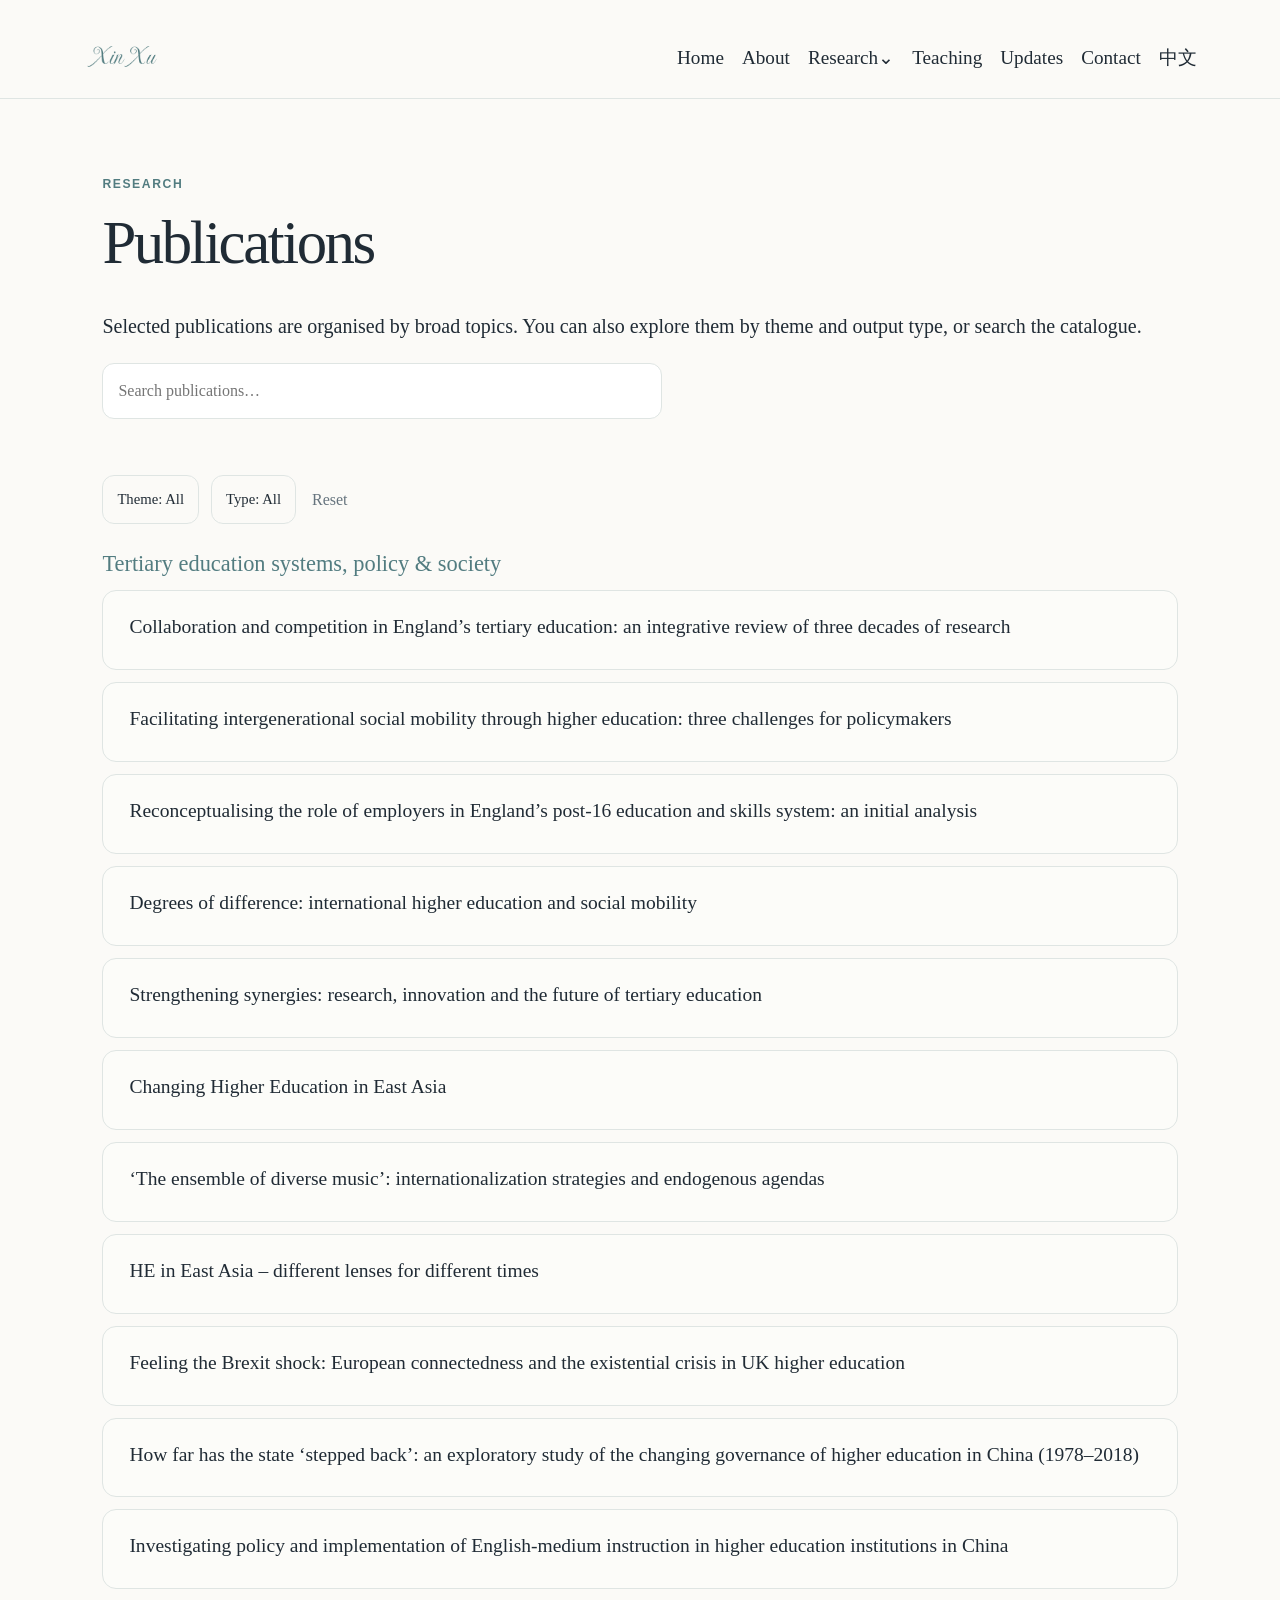
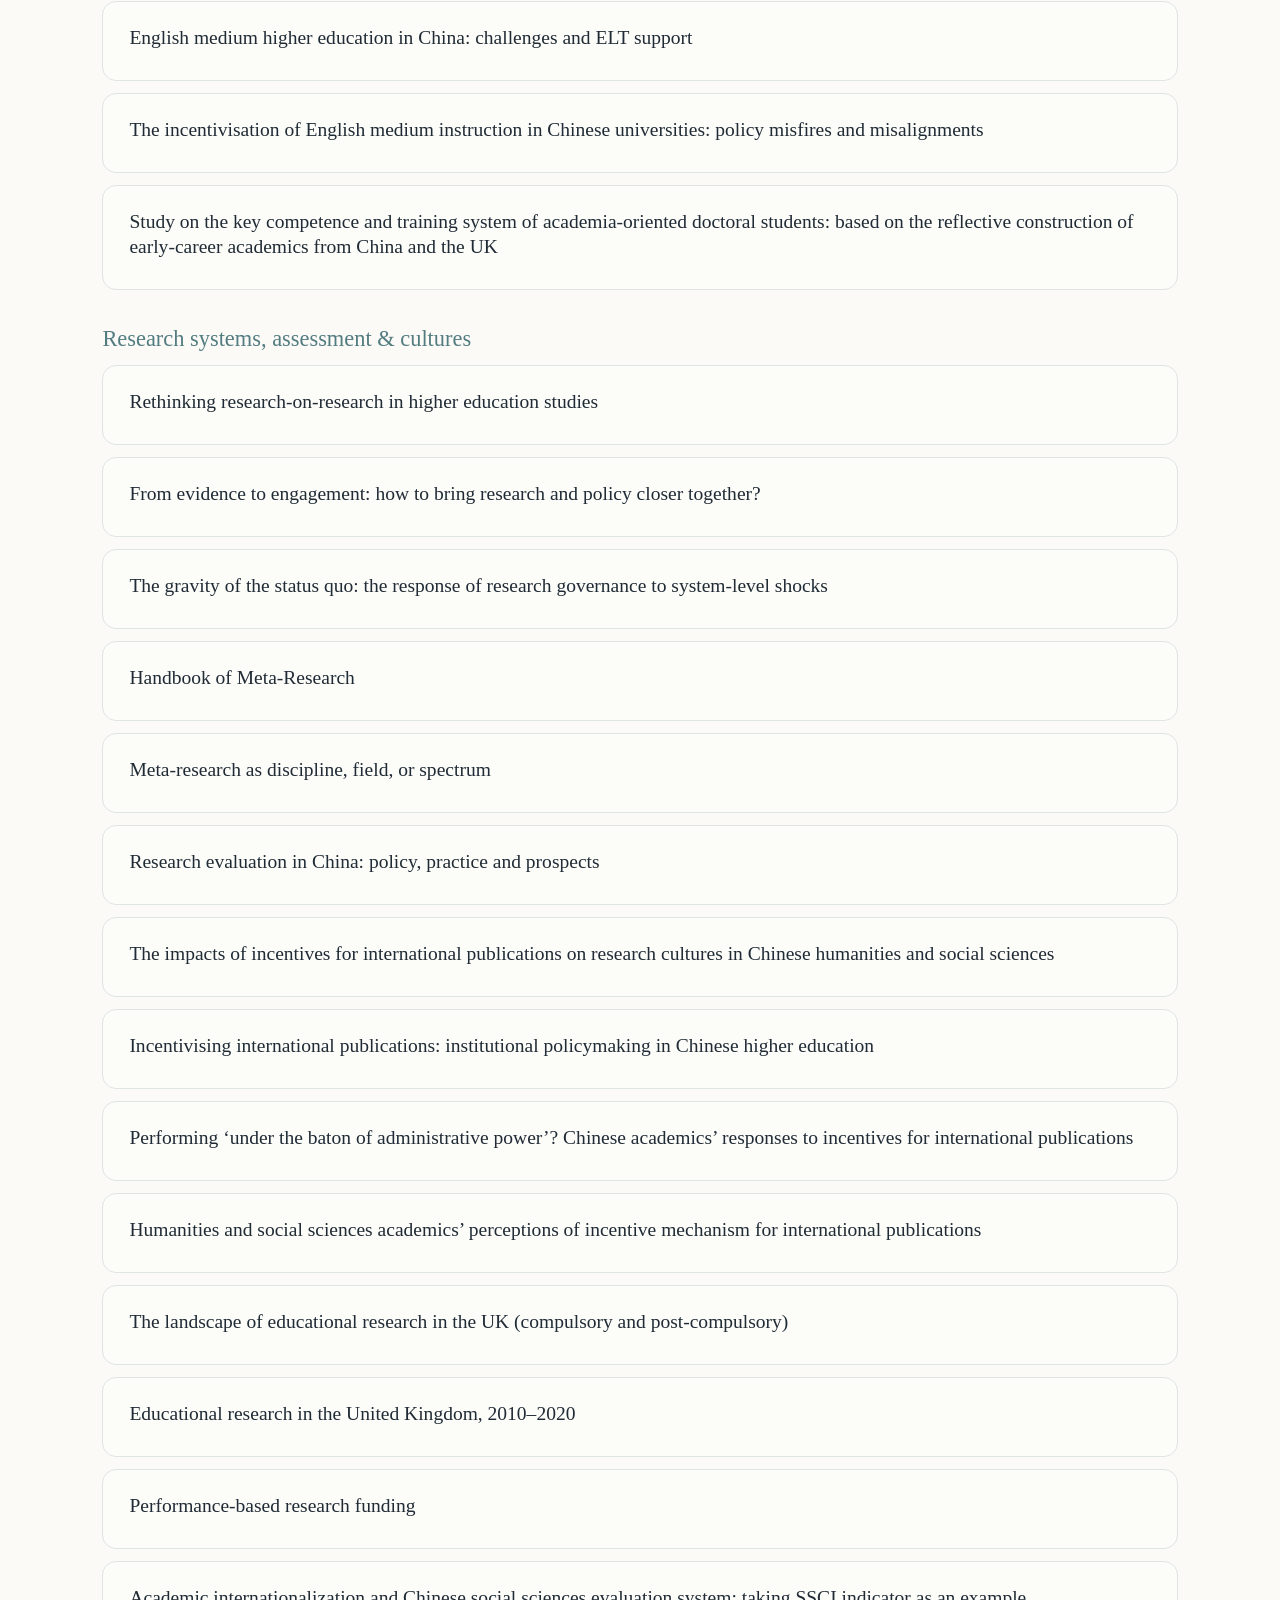
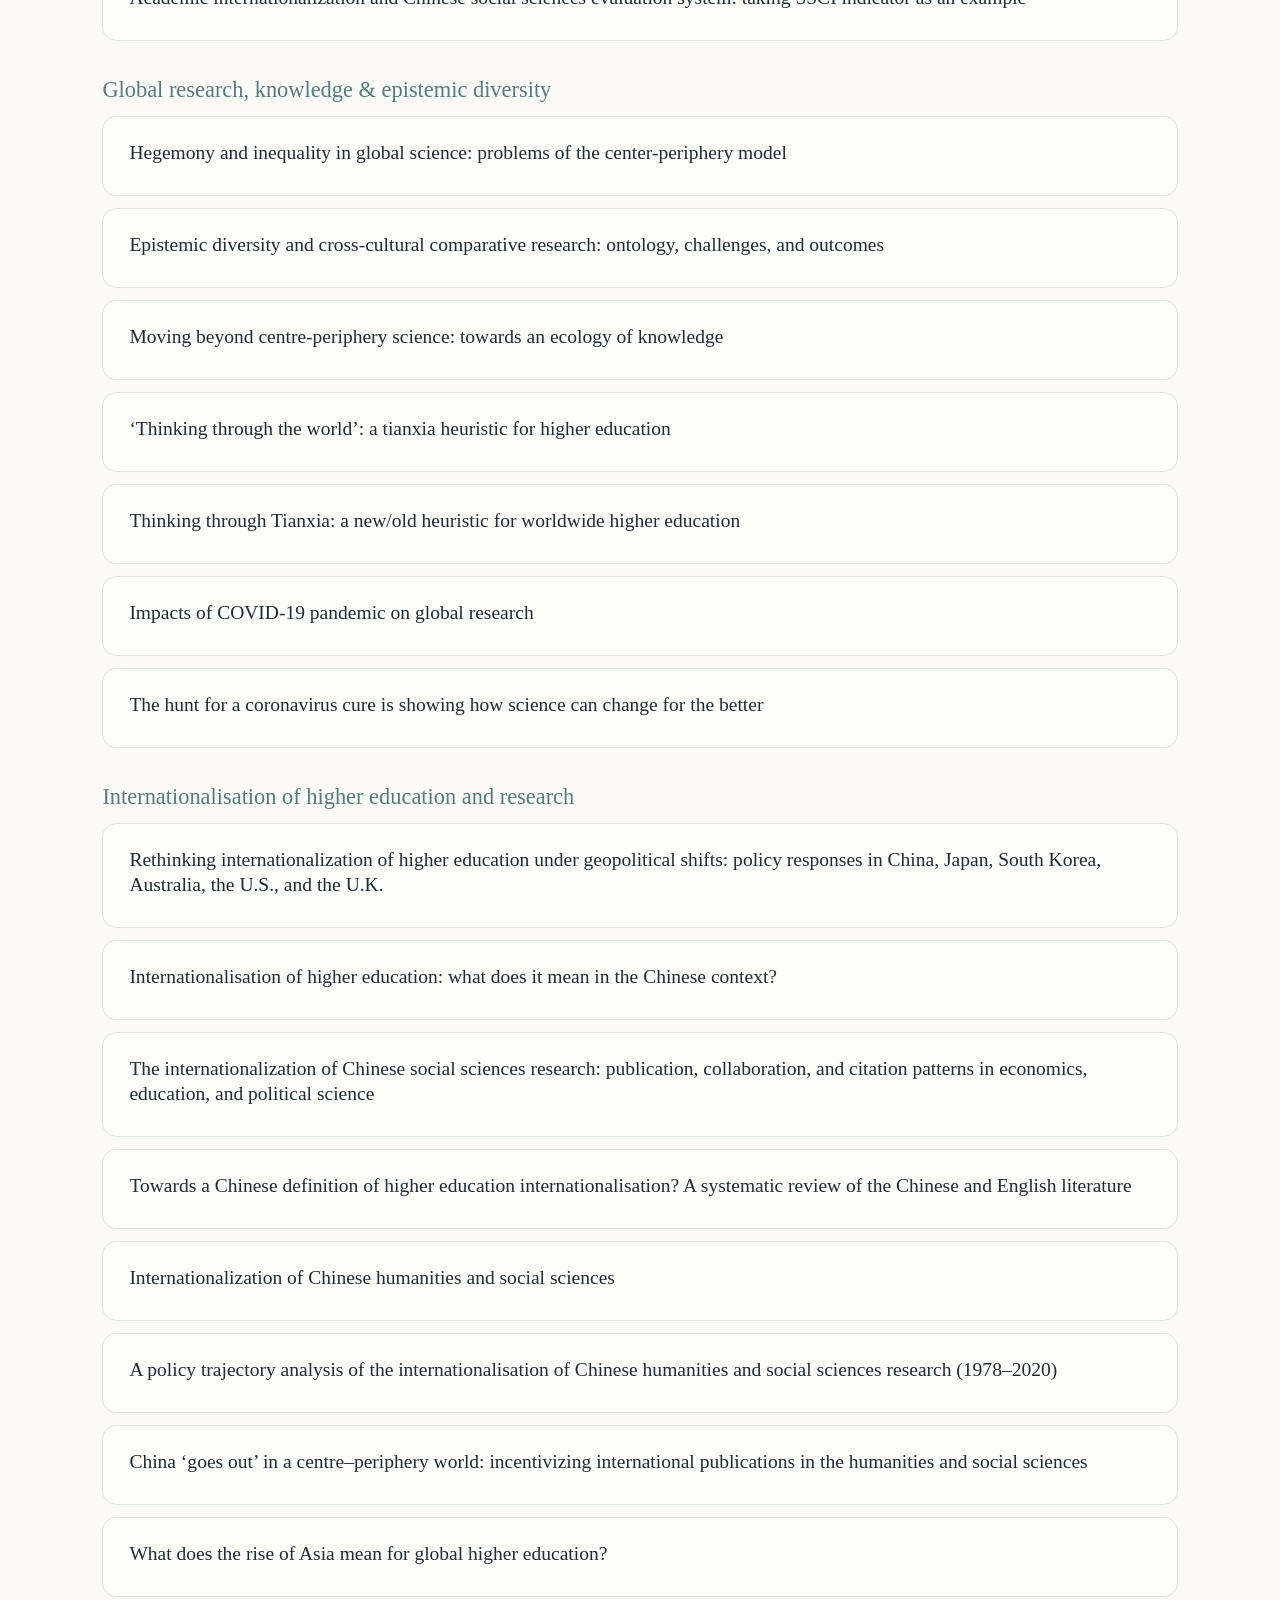
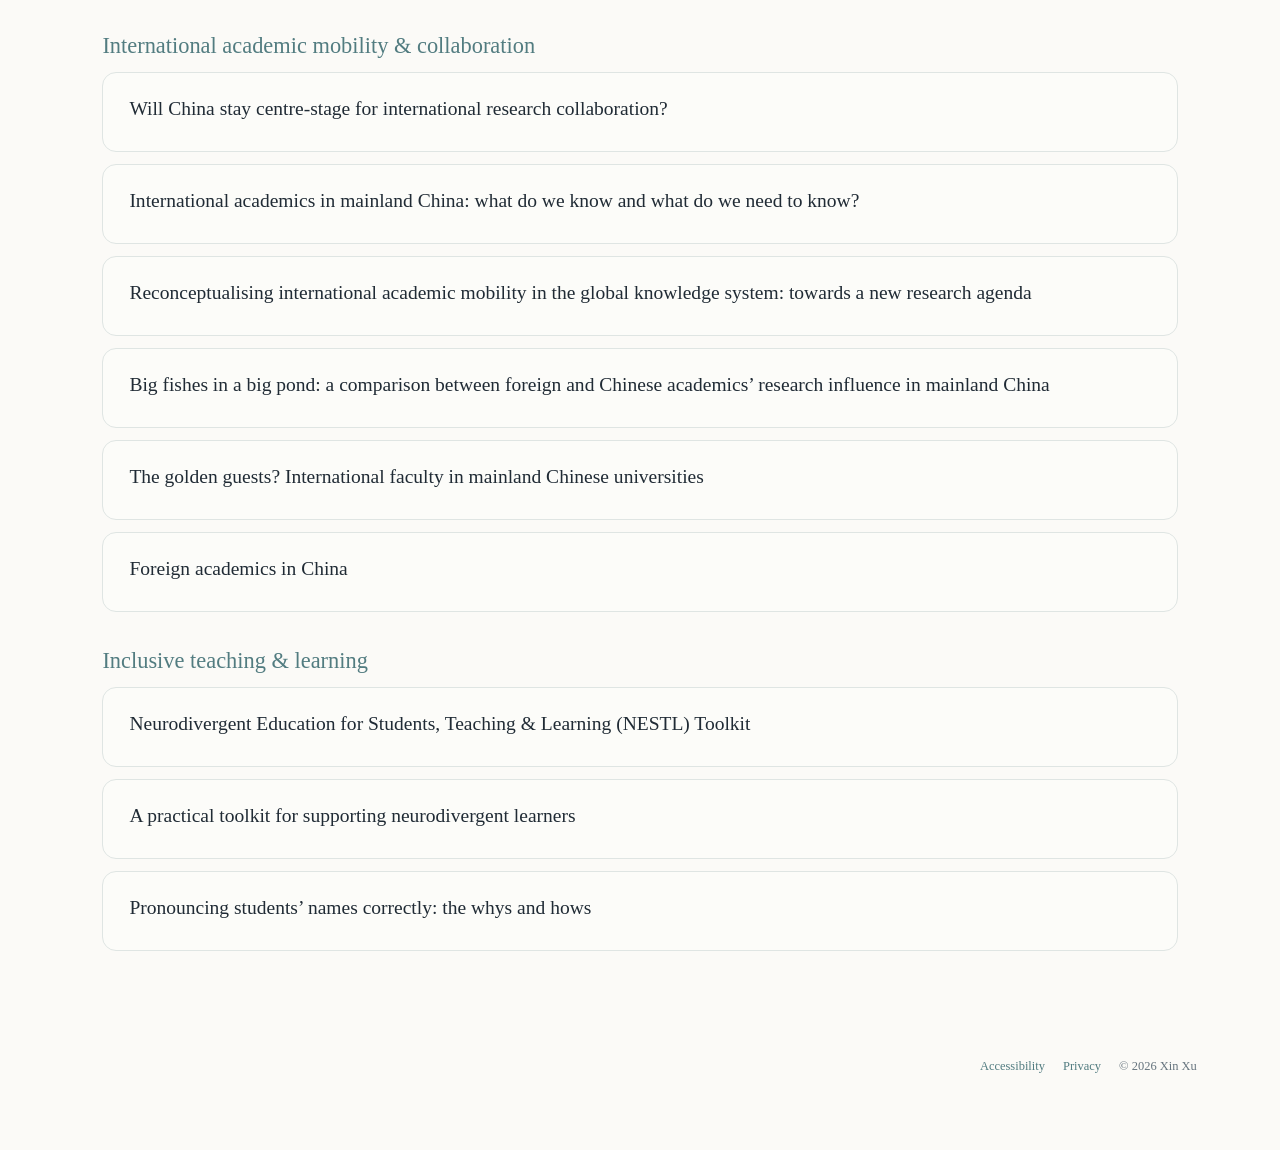
<file: publications/index.html>
<!doctype html>
<html lang="en" class="">
<head>
  <meta charset="utf-8">
  <meta name="viewport" content="width=device-width, initial-scale=1, viewport-fit=cover">
  <link rel="icon" href="/assets/icons/favicon-heart.svg" type="image/svg+xml">
  <link rel="shortcut icon" href="/assets/icons/favicon-heart.svg" type="image/svg+xml">
  <link rel="apple-touch-icon" href="/assets/icons/favicon-heart.svg">
  <title>Dr Xin Xu</title>
  <meta name="description" content="Explore selected publications by Xin Xu across tertiary education, research on research, and internationalisation and global higher education.">
  <link rel="canonical" href="https://www.xin-xu.com/publications/">
  
  <link rel="stylesheet" href="/assets/site.css">
  
  <script>const previewMode=new URLSearchParams(location.search).get('preview');document.documentElement.classList.toggle('mobile-preview',previewMode==='mobile-menu-fix');document.documentElement.classList.toggle('narrow-preview',previewMode==='narrow-phone');document.documentElement.classList.toggle('ipad-landscape',previewMode==='ipad-landscape');</script>
</head>
<body class="" data-route="publications">
  <div class="shell">
    <header>
      <a class="home" href="/" aria-label="Return to front page"><img class="brand-name" src="/assets/img/xin-xu-wordmark.png" alt="Xin Xu"></a>
      <nav aria-label="Main navigation">
        <a href="/">Home</a><a href="/about/">About</a>
        <div class="drop"><button class="dropbtn" type="button" aria-haspopup="true" aria-expanded="false" aria-controls="research-menu">Research⌄</button><div class="dropmenu" id="research-menu"><a href="/research/">Overview</a><a href="/books/">Books</a><a href="/publications/">Publications</a><a href="/projects/">Projects</a><a href="/engagement/">Engagement</a></div></div>
        <a href="/teaching/">Teaching</a><span class="mobile-nav-break" aria-hidden="true"></span><a href="/updates/">Updates</a><a href="/contact/">Contact</a><a href="/chinese/">中文</a>
      </nav>
    </header>
    <main id="app"><section class="page publications-page"><div class="eyebrow">Research</div><h1>Publications</h1><p class="lead">Selected publications are organised by broad topics. You can also explore them by theme and output type, or search the catalogue.</p><input class="search" id="search" type="search" placeholder="Search publications…" aria-label="Search publications"><div class="filterbar"><details class="filter-menu" data-filter-menu="theme"><summary>Theme: All</summary><div class="filter-options"><label><input type="checkbox" data-filter="theme" value="Tertiary education"> <span>Tertiary education</span></label><label><input type="checkbox" data-filter="theme" value="Research on research"> <span>Research on research</span></label><label><input type="checkbox" data-filter="theme" value="Internationalisation and global higher education"> <span>Internationalisation and global higher education</span></label></div></details><details class="filter-menu" data-filter-menu="type"><summary>Type: All</summary><div class="filter-options"><label><input type="checkbox" data-filter="type" value="Journal article"> <span>Journal article</span></label><label><input type="checkbox" data-filter="type" value="Book"> <span>Book</span></label><label><input type="checkbox" data-filter="type" value="Book chapter"> <span>Book chapter</span></label><label><input type="checkbox" data-filter="type" value="Report"> <span>Report</span></label><label><input type="checkbox" data-filter="type" value="Resource"> <span>Resource</span></label><label><input type="checkbox" data-filter="type" value="Public writing"> <span>Public writing</span></label></div></details><button class="filter-reset" type="button" data-reset-filters>Reset</button></div><div class="panel active" data-panel="catalogue"><h2 class="project-group-label publication-topic-label">Tertiary education systems, policy &amp; society</h2><article class="item searchable clickable" data-kind="publication" data-index="0" data-themes="Tertiary education" data-type="Journal article" data-search="collaboration and competition in england’s tertiary education: an integrative review of three decades of research this integrative review examines three decades of research on collaboration and competition in england’s tertiary education and considers how the two dynamics operate within a quasi-marketised system. gonzalo hidalgo-bazan; xin xu; james robson journal article 2026 tertiary education hidalgo-bazan, g., xu, x., &amp; robson, j. (2026). collaboration and competition in england’s tertiary education: an integrative review of three decades of research. &lt;i&gt;policy reviews in higher education&lt;/i&gt;, 1–31. https://doi.org/10.1080/23322969.2026.2730226" tabindex="0" role="button"><h2>Collaboration and competition in England’s tertiary education: an integrative review of three decades of research</h2></article><article class="item searchable clickable" data-kind="publication" data-index="1" data-themes="Tertiary education" data-type="Journal article" data-search="facilitating intergenerational social mobility through higher education: three challenges for policymakers drawing on interviews, focus groups, and nine country cases, the article identifies policy transfer, data quality, and assumptions about higher education’s role as three challenges for policymakers seeking to improve intergenerational social mobility. rachel brooks; benjamin hart; golo henseke; david mills; james robson; xin xu journal article 2026 tertiary education brooks, r., hart, b., henseke, g., mills, d., robson, j., &amp; xu, x. (2026). facilitating intergenerational social mobility through higher education: three challenges for policymakers. &lt;i&gt;policy reviews in higher education&lt;/i&gt;, 1–21. https://doi.org/10.1080/23322969.2026.2669090" tabindex="0" role="button"><h2>Facilitating intergenerational social mobility through higher education: three challenges for policymakers</h2></article><article class="item searchable clickable" data-kind="publication" data-index="2" data-themes="Tertiary education" data-type="Public writing" data-search="reconceptualising the role of employers in england’s post-16 education and skills system: an initial analysis informed by more than two decades of skope research and an employer roundtable, this policy brief proposes a more active role for employers in england’s post-16 education and skills system to improve alignment between skills demand, training provision, and uptake. james robson; adam saunders; yushan xie; helen tattam; xin xu public writing 2026 tertiary education robson, j., saunders, a., xie, y., tattam, h., &amp; xu, x. (2026). &lt;i&gt;reconceptualising the role of employers in england’s post-16 education and skills system: an initial analysis&lt;/i&gt;. centre on skills, knowledge and organisational performance (skope). https://skope.ox.ac.uk/publication/reconceptualising-employers-role-in-the-uks-post-16-education-and-skills-system/" tabindex="0" role="button"><h2>Reconceptualising the role of employers in England’s post-16 education and skills system: an initial analysis</h2></article><article class="item searchable clickable" data-kind="publication" data-index="3" data-themes="Tertiary education;Internationalisation and global higher education" data-type="Report" data-search="degrees of difference: international higher education and social mobility comparing 20 oecd countries and nine detailed country cases, the report finds that expanded higher education has not produced widespread increases in social mobility and identifies the continuing influence of family background and national education and labour-market structures. rachel brooks; benjamin hart; golo henseke; david mills; james robson; xin xu report 2025 tertiary education internationalisation and global higher education brooks, r., hart, b., henseke, g., mills, d., robson, j., &amp; xu, x. (2025). &lt;i&gt;degrees of difference: international higher education and social mobility&lt;/i&gt;. sutton trust. https://ora.ox.ac.uk/objects/uuid:639fec69-948d-4ac6-98b3-ddd6749d1d33" tabindex="0" role="button"><h2>Degrees of difference: international higher education and social mobility</h2></article><article class="item searchable clickable" data-kind="publication" data-index="4" data-themes="Tertiary education;Research on research" data-type="Public writing" data-search="strengthening synergies: research, innovation and the future of tertiary education the blog post examines the interdependence of education and training with research and innovation, diagnoses policy fragmentation in england, and proposes stronger cross-sector and place-based coordination. xin xu public writing 2025 tertiary education research on research xu, x. (2025). strengthening synergies: research, innovation and the future of tertiary education. &lt;i&gt;bera blog&lt;/i&gt;. https://www.bera.ac.uk/blog/strengthening-synergies-research-innovation-and-the-future-of-tertiary-education" tabindex="0" role="button"><h2>Strengthening synergies: research, innovation and the future of tertiary education</h2></article><article class="item searchable clickable" data-kind="publication" data-index="5" data-themes="Internationalisation and global higher education;Tertiary education" data-type="Book" data-search="changing higher education in east asia this edited collection examines higher education across east asia through internationalisation, indigenisation, mobility, governance, geopolitics, regional cooperation, and global and common-good perspectives. simon marginson; xin xu book 2022 internationalisation and global higher education tertiary education marginson, s., &amp; xu, x. (eds.). (2022). &lt;i&gt;changing higher education in east asia&lt;/i&gt;. bloomsbury academic. https://doi.org/10.5040/9781350216273" tabindex="0" role="button"><h2>Changing Higher Education in East Asia</h2></article><article class="item searchable clickable" data-kind="publication" data-index="6" data-themes="Internationalisation and global higher education;Tertiary education" data-type="Book chapter" data-search="‘the ensemble of diverse music’: internationalization strategies and endogenous agendas the chapter frames east asian higher education as internally diverse and shaped by tensions among internationalisation, endogenisation, regionalisation, and changing east–west relations. simon marginson; xin xu book chapter 2022 internationalisation and global higher education tertiary education marginson, s., &amp; xu, x. (2022). ‘the ensemble of diverse music’: internationalization strategies and endogenous agendas. in s. marginson &amp; x. xu (eds.), &lt;i&gt;changing higher education in east asia&lt;/i&gt; (pp. 1–30). bloomsbury academic. https://doi.org/10.5040/9781350216273.ch-001" tabindex="0" role="button"><h2>‘The ensemble of diverse music’: internationalization strategies and endogenous agendas</h2></article><article class="item searchable clickable" data-kind="publication" data-index="7" data-themes="Internationalisation and global higher education;Tertiary education" data-type="Public writing" data-search="he in east asia – different lenses for different times this adapted book excerpt shows east asian higher education as diverse and shaped by tensions among endogenisation, internationalisation, regionalisation, colonial histories, and east–west relations. xin xu; simon marginson public writing 2022 internationalisation and global higher education tertiary education xu, x., &amp; marginson, s. (2022). he in east asia – different lenses for different times. &lt;i&gt;lse higher education blog&lt;/i&gt;. https://blogs.lse.ac.uk/highereducation/2022/08/24/he-in-east-asia-different-lenses-for-different-times/" tabindex="0" role="button"><h2>HE in East Asia – different lenses for different times</h2></article><article class="item searchable clickable" data-kind="publication" data-index="8" data-themes="Tertiary education;Internationalisation and global higher education" data-type="Book chapter" data-search="feeling the brexit shock: european connectedness and the existential crisis in uk higher education the chapter analyses how brexit disrupted uk higher education’s european relationships, generated uncertainty over mobility, research, identity, and finance, and exposed the sector’s dependence on european connectedness. simon marginson; vassiliki papatsiba; xin xu book chapter 2020 tertiary education internationalisation and global higher education marginson, s., papatsiba, v., &amp; xu, x. (2020). feeling the brexit shock: european connectedness and the existential crisis in uk higher education. in c. callender, w. locke, &amp; s. marginson (eds.), &lt;i&gt;changing higher education for a changing world&lt;/i&gt; (pp. 67–83). bloomsbury academic. https://doi.org/10.5040/9781350108448.0012" tabindex="0" role="button"><h2>Feeling the Brexit shock: European connectedness and the existential crisis in UK higher education</h2></article><article class="item searchable clickable" data-kind="publication" data-index="9" data-themes="Tertiary education" data-type="Journal article" data-search="how far has the state ‘stepped back’: an exploratory study of the changing governance of higher education in china (1978–2018) through policy and documentary analysis, the article finds a shift from direct state control towards indirect supervision while showing that the chinese state retains essential authority over universities. shuangmiao han; xin xu journal article 2019 tertiary education han, s., &amp; xu, x. (2019). how far has the state ‘stepped back’: an exploratory study of the changing governance of higher education in china (1978–2018). &lt;i&gt;higher education, 78&lt;/i&gt;(5), 931–946. https://doi.org/10.1007/s10734-019-00378-4" tabindex="0" role="button"><h2>How far has the state ‘stepped back’: an exploratory study of the changing governance of higher education in China (1978–2018)</h2></article><article class="item searchable clickable" data-kind="publication" data-index="10" data-themes="Tertiary education;Internationalisation and global higher education" data-type="Report" data-search="investigating policy and implementation of english-medium instruction in higher education institutions in china the report examines the policy rationales, institutional implementation, teaching challenges, and language-support arrangements associated with english-medium instruction in chinese higher education. heath rose; jim mckinley; xin xu; sihan zhou report 2020 tertiary education internationalisation and global higher education rose, h., mckinley, j., xu, x., &amp; zhou, s. (2020). &lt;i&gt;investigating policy and implementation of english-medium instruction in higher education institutions in china&lt;/i&gt;. british council. https://www.teachingenglish.org.uk/sites/teacheng/files/k155_investigating_policy_implementation_emi_china_web.pdf" tabindex="0" role="button"><h2>Investigating policy and implementation of English-medium instruction in higher education institutions in China</h2></article><article class="item searchable clickable" data-kind="publication" data-index="11" data-themes="Tertiary education;Internationalisation and global higher education" data-type="Journal article" data-search="english medium higher education in china: challenges and elt support a mixed-methods study at eight chinese universities identifies students’ greatest difficulties in productive language skills and maps institutional and grassroots forms of english-language support. sihan zhou; jim mckinley; heath rose; xin xu journal article 2022 tertiary education internationalisation and global higher education zhou, s., mckinley, j., rose, h., &amp; xu, x. (2022). english medium higher education in china: challenges and elt support. &lt;i&gt;elt journal, 76&lt;/i&gt;(2), 261–271. https://doi.org/10.1093/elt/ccab082" tabindex="0" role="button"><h2>English medium higher education in China: challenges and ELT support</h2></article><article class="item searchable clickable" data-kind="publication" data-index="12" data-themes="Tertiary education;Internationalisation and global higher education" data-type="Journal article" data-search="the incentivisation of english medium instruction in chinese universities: policy misfires and misalignments the article analyses institutional english-medium-instruction policies in china and identifies misalignments among policy incentives, implementation, teacher capacity, language support, and educational aims. xin xu; heath rose; jim mckinley; sihan zhou journal article 2023 tertiary education internationalisation and global higher education xu, x., rose, h., mckinley, j., &amp; zhou, s. (2023). the incentivisation of english medium instruction in chinese universities: policy misfires and misalignments. &lt;i&gt;applied linguistics review, 14&lt;/i&gt;(6), 1539–1561. https://doi.org/10.1515/applirev-2021-0181" tabindex="0" role="button"><h2>The incentivisation of English medium instruction in Chinese universities: policy misfires and misalignments</h2></article><article class="item searchable clickable" data-kind="publication" data-index="13" data-themes="Tertiary education" data-type="Journal article" data-search="study on the key competence and training system of academia-oriented doctoral students: based on the reflective construction of early-career academics from china and the uk drawing on semi-structured interviews with 22 early-career scholars in china and the uk, the article identifies six core competencies for doctoral researchers seeking academic careers. using activity theory, it examines how these competencies can be developed through courses, research projects, academic conferences, supervisory and peer relationships, and institutional arrangements. shuangmiao han; chao gu; xin xu journal article 2023 tertiary education han, s., gu, c., &amp; xu, x. (2023). 以学术为志业的博士生的核心素养及其培养机制探究——基于中英两国青年学者的反思性建构 [study on the key competence and training system of academia-oriented doctoral students: based on the reflective construction of early-career academics from china and the uk]. &lt;i&gt;学位与研究生教育 [academic degrees &amp; graduate education]&lt;/i&gt;, (6), 86–93. https://doi.org/10.16750/j.adge.2023.06.012 以学术为志业的博士生的核心素养及其培养机制探究——基于中英两国青年学者的反思性建构" tabindex="0" role="button"><h2>Study on the key competence and training system of academia-oriented doctoral students: based on the reflective construction of early-career academics from China and the UK</h2></article><h2 class="project-group-label publication-topic-label">Research systems, assessment &amp; cultures</h2><article class="item searchable clickable" data-kind="publication" data-index="14" data-themes="Research on research" data-type="Journal article" data-search="rethinking research-on-research in higher education studies reviewing 430 research-on-research papers published in &lt;i&gt;studies in higher education&lt;/i&gt;, the study maps the field’s qualitative methods and proposes a wider methodological palette grounded in lived experience, relationality, and a critical ethics of care. jess pilgrim-brown; lingxuan chen; vedika kedia; julie c. y. lin; yiran ma; yunfei ma; matías montero; alis oancea; anding shi; xiaona wang; xin xu; kexin yu journal article 2026 research on research pilgrim-brown, j., chen, l., kedia, v., lin, j. c. y., ma, y., ma, y., montero, m., oancea, a., shi, a., wang, x., xu, x., &amp; yu, k. (2026). rethinking research-on-research in higher education studies. &lt;i&gt;studies in higher education&lt;/i&gt;, 1–14. https://doi.org/10.1080/03075079.2026.2710343" tabindex="0" role="button"><h2>Rethinking research-on-research in higher education studies</h2></article><article class="item searchable clickable" data-kind="publication" data-index="15" data-themes="Research on research;Tertiary education" data-type="Public writing" data-search="from evidence to engagement: how to bring research and policy closer together? the blog post argues that research–policy engagement depends on sustained collaborative relationships and enabling structures, which challenges the assumption that published evidence will move into policy by itself. helen tattam; xin xu; gonzalo hidalgo-bazán; james robson; adam saunders; yushan xie public writing 2026 research on research tertiary education tattam, h., xu, x., hidalgo-bazán, g., robson, j., saunders, a., &amp; xie, y. (2026). from evidence to engagement: how to bring research and policy closer together? &lt;i&gt;hepi&lt;/i&gt;. https://www.hepi.ac.uk/2026/07/26/weekend-reading-from-evidence-to-engagement-how-to-bring-research-and-policy-closer-together/" tabindex="0" role="button"><h2>From evidence to engagement: how to bring research and policy closer together?</h2></article><article class="item searchable clickable" data-kind="publication" data-index="16" data-themes="Research on research" data-type="Journal article" data-search="the gravity of the status quo: the response of research governance to system-level shocks interviews across six research systems show that covid-19 exposed and entrenched inequalities, while recovery plans remained strongly pulled towards pre-pandemic institutional norms. gemma e. derrick; james robson; alis oancea; xin xu; maria rucsandra stan journal article 2025 research on research derrick, g. e., robson, j., oancea, a., xu, x., &amp; stan, m. r. (2025). the gravity of the status quo: the response of research governance to system-level shocks. &lt;i&gt;higher education, 90&lt;/i&gt;(1), 89–108. https://doi.org/10.1007/s10734-024-01309-8" tabindex="0" role="button"><h2>The gravity of the status quo: the response of research governance to system-level shocks</h2></article><article class="item searchable clickable" data-kind="publication" data-index="17" data-themes="Research on research" data-type="Book" data-search="handbook of meta-research this multidisciplinary handbook offers an overview of meta-research, and explores it across the public value, governance, knowledge dynamics, cultures, careers, methods, and evaluation of research. alis oancea; gemma e. derrick; nuzha nuseibeh; xin xu book 2024 research on research oancea, a., derrick, g. e., nuseibeh, n., &amp; xu, x. (eds.). (2024). &lt;i&gt;handbook of meta-research&lt;/i&gt;. edward elgar publishing. https://doi.org/10.4337/9781839105722" tabindex="0" role="button"><h2>Handbook of Meta-Research</h2></article><article class="item searchable clickable" data-kind="publication" data-index="18" data-themes="Research on research" data-type="Book chapter" data-search="meta-research as discipline, field, or spectrum the chapter examines whether meta-research is best understood as a discipline, a field, or a broader spectrum of systematic, critical, and reflexive inquiry into research. it argues for an inclusive and interdisciplinary conception that accommodates different epistemic traditions, methods, practitioners, and stakeholders without imposing premature disciplinary boundaries. gemma e. derrick; nuzha nuseibeh; alis oancea; xin xu book chapter 2024 research on research derrick, g. e., nuseibeh, n., oancea, a., &amp; xu, x. (2024). meta-research as discipline, field, or spectrum. in a. oancea, g. e. derrick, n. nuseibeh, &amp; x. xu (eds.), &lt;i&gt;handbook of meta-research&lt;/i&gt; (pp. 1–11). edward elgar publishing. https://doi.org/10.4337/9781839105722.00006" tabindex="0" role="button"><h2>Meta-research as discipline, field, or spectrum</h2></article><article class="item searchable clickable" data-kind="publication" data-index="19" data-themes="Research on research;Internationalisation and global higher education" data-type="Book chapter" data-search="research evaluation in china: policy, practice and prospects the chapter reviews chinese research evaluation policy since the early 2000s and examines debates around internationalisation and endogenisation, quality and quantity, justice, integrity, and the gap between policy and practice. xin xu book chapter 2024 research on research internationalisation and global higher education xu, x. (2024). research evaluation in china: policy, practice and prospects. in a. oancea, g. e. derrick, n. nuseibeh, &amp; x. xu (eds.), &lt;i&gt;handbook of meta-research&lt;/i&gt; (pp. 172–189). edward elgar publishing. https://doi.org/10.4337/9781839105722.00022" tabindex="0" role="button"><h2>Research evaluation in China: policy, practice and prospects</h2></article><article class="item searchable clickable" data-kind="publication" data-index="20" data-themes="Research on research;Internationalisation and global higher education" data-type="Journal article" data-search="the impacts of incentives for international publications on research cultures in chinese humanities and social sciences drawing on 75 interviews across six chinese universities and with journal editors, the article investigates how financial and career incentives reshape humanities and social-science research cultures. it shows how blanket schemes generate tensions around internationalisation and indigenisation, quality and quantity, integrity and instrumentalism, and equity, potentially reinforcing managerialism and constraining academic agency. xin xu; alis oancea; heath rose journal article 2021 research on research internationalisation and global higher education xu, x., oancea, a., &amp; rose, h. (2021). the impacts of incentives for international publications on research cultures in chinese humanities and social sciences. &lt;i&gt;minerva, 59&lt;/i&gt;(4), 469–492. https://doi.org/10.1007/s11024-021-09441-w" tabindex="0" role="button"><h2>The impacts of incentives for international publications on research cultures in Chinese humanities and social sciences</h2></article><article class="item searchable clickable" data-kind="publication" data-index="21" data-themes="Research on research;Internationalisation and global higher education" data-type="Journal article" data-search="incentivising international publications: institutional policymaking in chinese higher education analysing 172 incentive documents from all of china’s then ‘985’ and ‘211’ universities, the article maps how institutions design monetary bonuses and career-related rewards for international humanities and social-science publishing. it examines how evaluation rules privilege particular indexes, journals, languages, and output types, and how those design choices can reproduce publication hierarchies. xin xu; heath rose; alis oancea journal article 2021 research on research internationalisation and global higher education xu, x., rose, h., &amp; oancea, a. (2021). incentivising international publications: institutional policymaking in chinese higher education. &lt;i&gt;studies in higher education, 46&lt;/i&gt;(6), 1132–1145. https://doi.org/10.1080/03075079.2019.1672646" tabindex="0" role="button"><h2>Incentivising international publications: institutional policymaking in Chinese higher education</h2></article><article class="item searchable clickable" data-kind="publication" data-index="22" data-themes="Research on research;Internationalisation and global higher education" data-type="Journal article" data-search="performing ‘under the baton of administrative power’? chinese academics’ responses to incentives for international publications based on 65 interviews with humanities and social-science academics at six chinese universities, the article develops typologies of affective responses—proactive, adaptive, resistant, hesitant, and detached—and behavioural responses—reconciling, rejecting, reforming, and rebelling. it focuses on academic agency, showing how scholars interpret, negotiate, and sometimes resist incentives imposed through administrative power. xin xu journal article 2020 research on research internationalisation and global higher education xu, x. (2020). performing ‘under the baton of administrative power’? chinese academics’ responses to incentives for international publications. &lt;i&gt;research evaluation, 29&lt;/i&gt;(1), 87–99. https://doi.org/10.1093/reseval/rvz028" tabindex="0" role="button"><h2>Performing ‘under the baton of administrative power’? Chinese academics’ responses to incentives for international publications</h2></article><article class="item searchable clickable" data-kind="publication" data-index="23" data-themes="Research on research;Internationalisation and global higher education" data-type="Journal article" data-search="humanities and social sciences academics’ perceptions of incentive mechanism for international publications based on interviews with humanities and social sciences academics at a chinese research university, the article examines differing views of international publishing incentives. it finds broad acceptance of material rewards but disagreement over the role of international publications in research evaluation, and calls for institutional approaches that respect disciplinary differences and balance internationalisation with local relevance. xin xu; kai jiang journal article 2018 research on research internationalisation and global higher education xu, x., &amp; jiang, k. (2018). 高校教师视角下的人文社会科学国际发表及其激励制度 [humanities and social sciences academics’ perceptions of incentive mechanism for international publications]. &lt;i&gt;高等教育研究 [journal of higher education], 39&lt;/i&gt;(1), 43–55. 高校教师视角下的人文社会科学国际发表及其激励制度" tabindex="0" role="button"><h2>Humanities and social sciences academics’ perceptions of incentive mechanism for international publications</h2></article><article class="item searchable clickable" data-kind="publication" data-index="24" data-themes="Research on research;Tertiary education" data-type="Report" data-search="the landscape of educational research in the uk (compulsory and post-compulsory) the report maps uk educational-research outputs, funding, topics, methods, and dissemination between 2010 and 2020 to assess the scale, shape, profile, and sustainability of the field. alis oancea; tiarnach mcdermott; james robson; catherine scutt; xin xu; olga mun; nuzha nuseibeh; miranda voss report 2021 research on research tertiary education oancea, a., mcdermott, t., robson, j., scutt, c., xu, x., mun, o., nuseibeh, n., &amp; voss, m. (2021). &lt;i&gt;the landscape of educational research in the uk (compulsory and post-compulsory): report to the british academy and royal society&lt;/i&gt;. university of oxford department of education. https://www.thebritishacademy.ac.uk/documents/5383/landscape-educational-research-uk.pdf" tabindex="0" role="button"><h2>The landscape of educational research in the UK (compulsory and post-compulsory)</h2></article><article class="item searchable clickable" data-kind="publication" data-index="25" data-themes="Research on research;Tertiary education" data-type="Public writing" data-search="educational research in the united kingdom, 2010–2020 this professional article presents findings from the national mapping of uk educational research, including its outputs, funding, themes, approaches, and wider research ecosystem. alis oancea; xin xu; james robson; tiarnach mcdermott; catherine scutt public writing 2021 research on research tertiary education oancea, a., xu, x., robson, j., mcdermott, t., &amp; scutt, c. (2021). educational research in the united kingdom, 2010–2020. &lt;i&gt;research intelligence, 149&lt;/i&gt;. https://www.bera.ac.uk/publication/winter-2021-22" tabindex="0" role="button"><h2>Educational research in the United Kingdom, 2010–2020</h2></article><article class="item searchable clickable" data-kind="publication" data-index="26" data-themes="Research on research;Tertiary education" data-type="Resource" data-search="performance-based research funding this reference article introduces performance-based research funding and surveys the international spread of systems that connect public research funding with assessments of institutional performance. it distinguishes retrospective assessment systems from prospective performance agreements and guides readers through key models, evidence, and critiques. alis oancea; xin xu resource 2017 research on research tertiary education oancea, a., &amp; xu, x. (2017). performance-based research funding. &lt;i&gt;oxford bibliographies in education&lt;/i&gt;. oxford university press. https://doi.org/10.1093/obo/9780199756810-0182" tabindex="0" role="button"><h2>Performance-based research funding</h2></article><article class="item searchable clickable" data-kind="publication" data-index="27" data-themes="Research on research;Internationalisation and global higher education" data-type="Journal article" data-search="academic internationalization and chinese social sciences evaluation system: taking ssci indicator as an example the article examines the use of ssci publication counts in evaluating social-science research in chinese universities. it argues that, although this practice can support internationalisation and more objective evaluation, overreliance on it can disadvantage locally oriented research, and calls for a more plural and locally grounded evaluation system. xin xu; kai jiang journal article 2014 research on research internationalisation and global higher education xu, x., &amp; jiang, k. (2014). 学术国际化与社会科学评价体系——以ssci指标的应用为例 [academic internationalization and chinese social sciences evaluation system: taking ssci indicator as an example]. &lt;i&gt;重庆高教研究 [chongqing higher education research]&lt;/i&gt;, (6), 104–108. 学术国际化与社会科学评价体系——以ssci指标的应用为例" tabindex="0" role="button"><h2>Academic internationalization and Chinese social sciences evaluation system: taking SSCI indicator as an example</h2></article><h2 class="project-group-label publication-topic-label">Global research, knowledge &amp; epistemic diversity</h2><article class="item searchable clickable" data-kind="publication" data-index="28" data-themes="Research on research;Internationalisation and global higher education" data-type="Journal article" data-search="hegemony and inequality in global science: problems of the center-periphery model the article argues that centre–periphery theory underestimates agency beyond euro-america and proposes a focus on hegemony and an ecology of knowledges to understand inequality and plurality in global science. simon marginson; xin xu journal article 2023 research on research internationalisation and global higher education marginson, s., &amp; xu, x. (2023). hegemony and inequality in global science: problems of the center-periphery model. &lt;i&gt;comparative education review, 67&lt;/i&gt;(1), 31–52. https://doi.org/10.1086/722760" tabindex="0" role="button"><h2>Hegemony and inequality in global science: problems of the center-periphery model</h2></article><article class="item searchable clickable" data-kind="publication" data-index="29" data-themes="Research on research;Internationalisation and global higher education" data-type="Journal article" data-search="epistemic diversity and cross-cultural comparative research: ontology, challenges, and outcomes the article presents cross-cultural comparison as a means of advancing epistemic diversity, while addressing its interpretive, methodological, linguistic, cultural, and ethical challenges. xin xu journal article 2022 research on research internationalisation and global higher education xu, x. (2022). epistemic diversity and cross-cultural comparative research: ontology, challenges, and outcomes. &lt;i&gt;globalisation, societies and education, 20&lt;/i&gt;(1), 36–48. https://doi.org/10.1080/14767724.2021.1932438" tabindex="0" role="button"><h2>Epistemic diversity and cross-cultural comparative research: ontology, challenges, and outcomes</h2></article><article class="item searchable clickable" data-kind="publication" data-index="30" data-themes="Research on research;Internationalisation and global higher education" data-type="Public writing" data-search="moving beyond centre-periphery science: towards an ecology of knowledge the working paper argues that centre–periphery theory cannot adequately explain a diversifying global science system and proposes analysing cultural hegemony and developing an ecology of knowledges. simon marginson; xin xu public writing 2021 research on research internationalisation and global higher education marginson, s., &amp; xu, x. (2021). &lt;i&gt;moving beyond centre-periphery science: towards an ecology of knowledge&lt;/i&gt; (cghe working paper no. 63). centre for global higher education. https://doi.org/10.5287/ora-xm4oyajyd" tabindex="0" role="button"><h2>Moving beyond centre-periphery science: towards an ecology of knowledge</h2></article><article class="item searchable clickable" data-kind="publication" data-index="31" data-themes="Internationalisation and global higher education;Tertiary education" data-type="Journal article" data-search="‘thinking through the world’: a tianxia heuristic for higher education the article proposes a world-centred version of &lt;i&gt;tianxia&lt;/i&gt; as a heuristic for ethical relations in worldwide higher education, grounded in universal benefit, mutual respect, and diversity. lili yang; simon marginson; xin xu journal article 2024 internationalisation and global higher education tertiary education yang, l., marginson, s., &amp; xu, x. (2024). ‘thinking through the world’: a tianxia heuristic for higher education. &lt;i&gt;globalisation, societies and education, 22&lt;/i&gt;(2), 139–155. https://doi.org/10.1080/14767724.2022.2098696" tabindex="0" role="button"><h2>‘Thinking through the world’: a tianxia heuristic for higher education</h2></article><article class="item searchable clickable" data-kind="publication" data-index="32" data-themes="Internationalisation and global higher education;Tertiary education" data-type="Journal article" data-search="thinking through tianxia: a new/old heuristic for worldwide higher education the article develops &lt;i&gt;tianxia&lt;/i&gt; as a heuristic for understanding worldwide higher education relations beyond nation-centred and binary frames. lili yang; simon marginson; xin xu journal article 2022 internationalisation and global higher education tertiary education yang, l., marginson, s., &amp; xu, x. (2022). 以“天下”思天下：“天下”思想对全球高等教育的新启发 [thinking through tianxia: a new/old heuristic for worldwide higher education]. &lt;i&gt;清华大学教育研究 [tsinghua journal of education]&lt;/i&gt;, (2), 1–13. https://doi.org/10.14138/j.1001-4519.2022.02.000113 以“天下”思天下：“天下”思想对全球高等教育的新启发" tabindex="0" role="button"><h2>Thinking through Tianxia: a new/old heuristic for worldwide higher education</h2></article><article class="item searchable clickable" data-kind="publication" data-index="33" data-themes="Research on research;Internationalisation and global higher education" data-type="Public writing" data-search="impacts of covid-19 pandemic on global research the article reflects on how covid-19 reshaped global research through continued collaboration and competition, forced immobility, openness and resilience, and intensified inequalities and ethical questions. xin xu public writing 2020 research on research internationalisation and global higher education xu, x. (2020). impacts of covid-19 pandemic on global research. &lt;i&gt;international higher education, 104&lt;/i&gt;, 18–19. https://ora.ox.ac.uk/objects/uuid%3aefc16fec-61d4-456a-9ab3-b4c49b1b0b62" tabindex="0" role="button"><h2>Impacts of COVID-19 pandemic on global research</h2></article><article class="item searchable clickable" data-kind="publication" data-index="34" data-themes="Research on research;Internationalisation and global higher education" data-type="Public writing" data-search="the hunt for a coronavirus cure is showing how science can change for the better the commentary argues that the pandemic demonstrated faster, more open and collaborative modes of research while also revealing inequalities and ethical challenges that should inform longer-term reform. xin xu public writing 2020 research on research internationalisation and global higher education xu, x. (2020). the hunt for a coronavirus cure is showing how science can change for the better. &lt;i&gt;the conversation&lt;/i&gt;. https://theconversation.com/the-hunt-for-a-coronavirus-cure-is-showing-how-science-can-change-for-the-better-132130" tabindex="0" role="button"><h2>The hunt for a coronavirus cure is showing how science can change for the better</h2></article><h2 class="project-group-label publication-topic-label">Internationalisation of higher education and research</h2><article class="item searchable clickable" data-kind="publication" data-index="35" data-themes="Internationalisation and global higher education" data-type="Journal article" data-search="rethinking internationalization of higher education under geopolitical shifts: policy responses in china, japan, south korea, australia, the u.s., and the u.k. comparing six systems, the article identifies state-led strategic, market-dependent, and demography- and function-driven policy logics through which higher education internationalisation is being recalibrated under geopolitical pressure. futao huang; masako kotake; yangson kim; lilan chen; xin li; tsukasa daizen; xin xu journal article 2026 internationalisation and global higher education huang, f., kotake, m., kim, y., chen, l., li, x., daizen, t., &amp; xu, x. (2026). rethinking internationalization of higher education under geopolitical shifts: policy responses in china, japan, south korea, australia, the u.s., and the u.k. &lt;i&gt;policy reviews in higher education&lt;/i&gt;, 1–33. https://doi.org/10.1080/23322969.2026.2682909" tabindex="0" role="button"><h2>Rethinking internationalization of higher education under geopolitical shifts: policy responses in China, Japan, South Korea, Australia, the U.S., and the U.K.</h2></article><article class="item searchable clickable" data-kind="publication" data-index="36" data-themes="Internationalisation and global higher education" data-type="Book chapter" data-search="internationalisation of higher education: what does it mean in the chinese context? the chapter examines how internationalisation is understood in china and uses a critical intercultural lens to question imported definitions and clarify its context-specific educational, political, economic, and cultural meanings. xin xu book chapter 2024 internationalisation and global higher education xu, x. (2024). internationalisation of higher education: what does it mean in the chinese context? in f. dervin (ed.), &lt;i&gt;critical intercultural perspectives on higher education: characterizing, critiquing and unsettling internationalization&lt;/i&gt; (pp. 27–49). routledge. https://doi.org/10.4324/9781003567950" tabindex="0" role="button"><h2>Internationalisation of higher education: what does it mean in the Chinese context?</h2></article><article class="item searchable clickable" data-kind="publication" data-index="37" data-themes="Research on research;Internationalisation and global higher education" data-type="Journal article" data-search="the internationalization of chinese social sciences research: publication, collaboration, and citation patterns in economics, education, and political science analysing 8,962 scopus-indexed publications from 2016–2020, the article compares publication, collaboration, citation, and readership patterns in chinese economics, education, and political science. it finds marked disciplinary differences, as economics is the most internationally integrated and political science the least; while showing the continuing importance of western publication channels and collaborative ties. márton demeter; manuel goyanes; gergő háló; xin xu journal article 2024 research on research internationalisation and global higher education demeter, m., goyanes, m., háló, g., &amp; xu, x. (2025). the internationalization of chinese social sciences research: publication, collaboration, and citation patterns in economics, education, and political science. &lt;i&gt;policy reviews in higher education, 9&lt;/i&gt;(1), 81–107. https://doi.org/10.1080/23322969.2024.2438240" tabindex="0" role="button"><h2>The internationalization of Chinese social sciences research: publication, collaboration, and citation patterns in economics, education, and political science</h2></article><article class="item searchable clickable" data-kind="publication" data-index="38" data-themes="Internationalisation and global higher education;Tertiary education" data-type="Journal article" data-search="towards a chinese definition of higher education internationalisation? a systematic review of the chinese and english literature this article presents a systematic review of 240 chinese- and english-language articles on the internationalisation of higher education in the chinese context, and critically discusses the western definitional dominance, emerging chinese definitions, and interacting educational, economic, political, and cultural logics. xin xu journal article 2023 internationalisation and global higher education tertiary education xu, x. (2023). towards a chinese definition of higher education internationalisation? a systematic review of the chinese and english literature. &lt;i&gt;discourse: studies in the cultural politics of education, 44&lt;/i&gt;(3), 364–388. https://doi.org/10.1080/01596306.2023.2200075" tabindex="0" role="button"><h2>Towards a Chinese definition of higher education internationalisation? A systematic review of the Chinese and English literature</h2></article><article class="item searchable clickable" data-kind="publication" data-index="39" data-themes="Research on research;Internationalisation and global higher education" data-type="Book chapter" data-search="internationalization of chinese humanities and social sciences the chapter brings in the agency-structure lens and examines tensions between internationalisation and endogenisation in chinese humanities and social sciences, focusing on the interaction of national policy, institutional incentives, and researcher agency. xin xu book chapter 2022 research on research internationalisation and global higher education xu, x. (2022). internationalization of chinese humanities and social sciences. in s. marginson &amp; x. xu (eds.), &lt;i&gt;changing higher education in east asia&lt;/i&gt; (pp. 129–146). bloomsbury academic. https://doi.org/10.5040/9781350216273.ch-007" tabindex="0" role="button"><h2>Internationalization of Chinese humanities and social sciences</h2></article><article class="item searchable clickable" data-kind="publication" data-index="40" data-themes="Research on research;Internationalisation and global higher education" data-type="Journal article" data-search="a policy trajectory analysis of the internationalisation of chinese humanities and social sciences research (1978–2020) reviewing national policy from 1978 to 2020, the article traces the internationalisation of chinese humanities and social sciences from one-way ‘bringing in’ towards more reciprocal ‘going out’. its historical-policy focus reveals enduring oscillations between internationalisation and indigenisation, ideological openness and vigilance, and national ambitions, institutional implementation, and academic practice. xin xu journal article 2021 research on research internationalisation and global higher education xu, x. (2021). a policy trajectory analysis of the internationalisation of chinese humanities and social sciences research (1978–2020). &lt;i&gt;international journal of educational development, 84&lt;/i&gt;, 102425. https://doi.org/10.1016/j.ijedudev.2021.102425" tabindex="0" role="button"><h2>A policy trajectory analysis of the internationalisation of Chinese humanities and social sciences research (1978–2020)</h2></article><article class="item searchable clickable" data-kind="publication" data-index="41" data-themes="Research on research;Internationalisation and global higher education" data-type="Journal article" data-search="china ‘goes out’ in a centre–periphery world: incentivizing international publications in the humanities and social sciences this article situates china’s ‘going out’ strategy within the unequal centre–periphery structure of global knowledge. it shows how incentives for international publications can reproduce western publishing norms and marginalise chinese-language and locally grounded work, while also identifying practices that support indigenous knowledge and a more plural, multi-centred global system. xin xu journal article 2020 research on research internationalisation and global higher education xu, x. (2020). china ‘goes out’ in a centre–periphery world: incentivizing international publications in the humanities and social sciences. &lt;i&gt;higher education, 80&lt;/i&gt;(1), 157–172. https://doi.org/10.1007/s10734-019-00470-9" tabindex="0" role="button"><h2>China ‘goes out’ in a centre–periphery world: incentivizing international publications in the humanities and social sciences</h2></article><article class="item searchable clickable" data-kind="publication" data-index="42" data-themes="Internationalisation and global higher education;Tertiary education" data-type="Public writing" data-search="what does the rise of asia mean for global higher education? the article argues that asia’s growing role in higher education challenges western dominance while creating opportunities for reciprocal learning, equal dialogue, and more plural global collaboration. xin xu public writing 2021 internationalisation and global higher education tertiary education xu, x. (2021). what does the rise of asia mean for global higher education? &lt;i&gt;times higher education campus&lt;/i&gt;. https://www.timeshighereducation.com/campus/what-does-rise-asia-mean-global-higher-education" tabindex="0" role="button"><h2>What does the rise of Asia mean for global higher education?</h2></article><h2 class="project-group-label publication-topic-label">International academic mobility &amp; collaboration</h2><article class="item searchable clickable" data-kind="publication" data-index="43" data-themes="Research on research;Internationalisation and global higher education" data-type="Public writing" data-search="will china stay centre-stage for international research collaboration? the commentary considers china’s post-pandemic place in global science and argues that international collaboration is likely to revive while becoming more geographically diversified. xin xu public writing 2023 research on research internationalisation and global higher education xu, x. (2023). will china stay centre-stage for international research collaboration? &lt;i&gt;nature, 620&lt;/i&gt;(7973), s14. https://doi.org/10.1038/d41586-023-02163-x" tabindex="0" role="button"><h2>Will China stay centre-stage for international research collaboration?</h2></article><article class="item searchable clickable" data-kind="publication" data-index="44" data-themes="Internationalisation and global higher education;Research on research" data-type="Journal article" data-search="international academics in mainland china: what do we know and what do we need to know? reviewing evidence on academic migration to mainland china, the article proposes a typology for defining international academics, summarises key findings from existing research, and identifies priorities for future research. xin xu; andrea braun střelcová; giulio marini; futao huang; yuzhuo cai journal article 2022 internationalisation and global higher education research on research xu, x., braun střelcová, a., marini, g., huang, f., &amp; cai, y. (2022). international academics in mainland china: what do we know and what do we need to know? &lt;i&gt;european journal of higher education, 12&lt;/i&gt;(sup1), 416–433. https://doi.org/10.1080/21568235.2022.2074865" tabindex="0" role="button"><h2>International academics in mainland China: what do we know and what do we need to know?</h2></article><article class="item searchable clickable" data-kind="publication" data-index="45" data-themes="Internationalisation and global higher education;Research on research" data-type="Journal article" data-search="reconceptualising international academic mobility in the global knowledge system: towards a new research agenda the article redefines international academic mobility as movements of people, knowledge, materials, and ideas and proposes a framework centred on knowledge circulation, production, networks, diplomacy, and geopolitics. wenqin shen; xin xu; xiaona wang journal article 2022 internationalisation and global higher education research on research shen, w., xu, x., &amp; wang, x. (2022). reconceptualising international academic mobility in the global knowledge system: towards a new research agenda. &lt;i&gt;higher education, 84&lt;/i&gt;(6), 1317–1342. https://doi.org/10.1007/s10734-022-00931-8" tabindex="0" role="button"><h2>Reconceptualising international academic mobility in the global knowledge system: towards a new research agenda</h2></article><article class="item searchable clickable" data-kind="publication" data-index="46" data-themes="Research on research;Internationalisation and global higher education" data-type="Journal article" data-search="big fishes in a big pond: a comparison between foreign and chinese academics’ research influence in mainland china using matched scopus data from 15 research-intensive chinese universities, the study compares foreign academics with chinese colleagues of the same gender, rank, and institutional unit. foreign academics’ publications receive more citations, are more likely to appear in first-quartile journals, and involve more international co-authorship, although international collaboration does not by itself explain greater research influence. giulio marini; xin xu journal article 2023 research on research internationalisation and global higher education marini, g., &amp; xu, x. (2023). big fishes in a big pond: a comparison between foreign and chinese academics’ research influence in mainland china. &lt;i&gt;international journal of chinese education, 12&lt;/i&gt;(1), 1–17. https://doi.org/10.1177/2212585x221145244" tabindex="0" role="button"><h2>Big fishes in a big pond: a comparison between foreign and Chinese academics’ research influence in mainland China</h2></article><article class="item searchable clickable" data-kind="publication" data-index="47" data-themes="Internationalisation and global higher education;Research on research" data-type="Report" data-search="the golden guests? international faculty in mainland chinese universities the report provides a comprehensive overview of the status of international faculty in mainland china, and examines the backgrounds, motivations, research influence, and institutional experiences of international faculty working in mainland chinese universities. giulio marini; xin xu report 2021 internationalisation and global higher education research on research marini, g., &amp; xu, x. (2021). &lt;i&gt;the golden guests? international faculty in mainland chinese universities&lt;/i&gt;. society for research into higher education. https://srhe.ac.uk/wp-content/uploads/2021/10/srhe-research-report_marini_xu_oct-2021_final.pdf" tabindex="0" role="button"><h2>The golden guests? International faculty in mainland Chinese universities</h2></article><article class="item searchable clickable" data-kind="publication" data-index="48" data-themes="Internationalisation and global higher education;Research on research" data-type="Public writing" data-search="foreign academics in china the article introduces evidence on who international academics in mainland china are, what motivates their moves, and what roles they are expected to play in local academia. yuzhuo cai; andrea braun střelcová; giulio marini; futao huang; xin xu public writing 2022 internationalisation and global higher education research on research cai, y., braun střelcová, a., marini, g., huang, f., &amp; xu, x. (2022). foreign academics in china. &lt;i&gt;international higher education, 111&lt;/i&gt;, 29–30. https://ejournals.bc.edu/index.php/ihe/article/view/15343" tabindex="0" role="button"><h2>Foreign academics in China</h2></article><h2 class="project-group-label publication-topic-label">Inclusive teaching &amp; learning</h2><article class="item searchable clickable" data-kind="publication" data-index="49" data-themes="Tertiary education" data-type="Resource" data-search="neurodivergent education for students, teaching &amp; learning (nestl) toolkit co-created with neurodivergent students and educators, the toolkit offers guidance, case studies, checklists, and resources for neurodivergent-inclusive teaching and learning in higher education. xin xu; laura seymour; cressida ryan; siân grønlie; georgia lin; hanrui li resource 2025 tertiary education xu, x., seymour, l., ryan, c., grønlie, s., lin, g., &amp; li, h. (2025). &lt;i&gt;neurodivergent education for students, teaching &amp; learning (nestl) toolkit&lt;/i&gt; (pp. 1–152). department of education, university of oxford. https://ora.ox.ac.uk/objects/uuid:bc328507-c117-467a-881b-e48d0a0d0995" tabindex="0" role="button"><h2>Neurodivergent Education for Students, Teaching &amp; Learning (NESTL) Toolkit</h2></article><article class="item searchable clickable" data-kind="publication" data-index="50" data-themes="Tertiary education" data-type="Public writing" data-search="a practical toolkit for supporting neurodivergent learners based on the co-created nestl toolkit, this article sets out practical and institutional actions for making higher education teaching, assessment, support, and learning environments accessible by design. xin xu; laura seymour; georgia lin; cressida ryan; siân grønlie public writing 2026 tertiary education xu, x., seymour, l., lin, g., ryan, c., &amp; grønlie, s. (2026). a practical toolkit for supporting neurodivergent learners. &lt;i&gt;times higher education campus&lt;/i&gt;. https://www.timeshighereducation.com/campus/practical-toolkit-supporting-neurodivergent-learners" tabindex="0" role="button"><h2>A practical toolkit for supporting neurodivergent learners</h2></article><article class="item searchable clickable" data-kind="publication" data-index="51" data-themes="Tertiary education;Internationalisation and global higher education" data-type="Public writing" data-search="pronouncing students’ names correctly: the whys and hows the article explains why correct name pronunciation in classrooms matters and offers practical guidance, including specific advice on mandarin chinese names. xin xu; natasha robinson; niall winters public writing 2021 tertiary education internationalisation and global higher education xu, x., robinson, n., &amp; winters, n. (2021). pronouncing students’ names correctly: the whys and hows. &lt;i&gt;times higher education campus&lt;/i&gt;. https://www.timeshighereducation.com/campus/pronouncing-students-names-correctly-whys-and-hows" tabindex="0" role="button"><h2>Pronouncing students’ names correctly: the whys and hows</h2></article></div><p class="filter-empty">No publications match these selections.</p></section></main>
    <div class="footer"><a href="/accessibility/">Accessibility</a><a href="/privacy/">Privacy</a><span>© 2026 Xin Xu</span></div>
  </div>
  <div class="modal-backdrop" id="modalBackdrop" role="presentation"><section class="modal" role="dialog" aria-modal="true" aria-labelledby="modalTitle"><button class="modal-close" id="modalClose" aria-label="Close details">×</button><div class="eyebrow" id="modalType">Details</div><h2 id="modalTitle"></h2><div id="modalBody"></div></section></div>
  <script id="page-data" type="application/json">{"publications":[{"id":"collaboration-and-competition-in-england-s-tertiary-education-an-integrative-review-of-three-decades-of-research","title":"Collaboration and competition in England’s tertiary education: an integrative review of three decades of research","summary":"This integrative review examines three decades of research on collaboration and competition in England’s tertiary education and considers how the two dynamics operate within a quasi-marketised system.","authors":"Gonzalo Hidalgo-Bazan; Xin Xu; James Robson","type":"Journal article","year":"2026","themes":["Tertiary education"],"apa":"Hidalgo-Bazan, G., Xu, X., & Robson, J. (2026). Collaboration and competition in England’s tertiary education: An integrative review of three decades of research. \u003ci>Policy Reviews in Higher Education\u003c/i>, 1–31. https://doi.org/10.1080/23322969.2026.2730226","topic":"Tertiary education systems, policy & society"},{"id":"facilitating-intergenerational-social-mobility-through-higher-education-three-challenges-for-policymakers","title":"Facilitating intergenerational social mobility through higher education: three challenges for policymakers","summary":"Drawing on interviews, focus groups, and nine country cases, the article identifies policy transfer, data quality, and assumptions about higher education’s role as three challenges for policymakers seeking to improve intergenerational social mobility.","authors":"Rachel Brooks; Benjamin Hart; Golo Henseke; David Mills; James Robson; Xin Xu","type":"Journal article","year":"2026","themes":["Tertiary education"],"apa":"Brooks, R., Hart, B., Henseke, G., Mills, D., Robson, J., & Xu, X. (2026). Facilitating intergenerational social mobility through higher education: Three challenges for policymakers. \u003ci>Policy Reviews in Higher Education\u003c/i>, 1–21. https://doi.org/10.1080/23322969.2026.2669090","topic":"Tertiary education systems, policy & society"},{"id":"reconceptualising-the-role-of-employers-in-england-s-post-16-education-and-skills-system-an-initial-analysis","title":"Reconceptualising the role of employers in England’s post-16 education and skills system: an initial analysis","summary":"Informed by more than two decades of SKOPE research and an employer roundtable, this policy brief proposes a more active role for employers in England’s post-16 education and skills system to improve alignment between skills demand, training provision, and uptake.","authors":"James Robson; Adam Saunders; Yushan Xie; Helen Tattam; Xin Xu","type":"Public writing","year":"2026","themes":["Tertiary education"],"apa":"Robson, J., Saunders, A., Xie, Y., Tattam, H., & Xu, X. (2026). \u003ci>Reconceptualising the role of employers in England’s post-16 education and skills system: An initial analysis\u003c/i>. Centre on Skills, Knowledge and Organisational Performance (SKOPE). https://skope.ox.ac.uk/publication/reconceptualising-employers-role-in-the-uks-post-16-education-and-skills-system/","topic":"Tertiary education systems, policy & society"},{"id":"degrees-of-difference-international-higher-education-and-social-mobility","title":"Degrees of difference: international higher education and social mobility","summary":"Comparing 20 OECD countries and nine detailed country cases, the report finds that expanded higher education has not produced widespread increases in social mobility and identifies the continuing influence of family background and national education and labour-market structures.","authors":"Rachel Brooks; Benjamin Hart; Golo Henseke; David Mills; James Robson; Xin Xu","type":"Report","year":"2025","themes":["Tertiary education","Internationalisation and global higher education"],"apa":"Brooks, R., Hart, B., Henseke, G., Mills, D., Robson, J., & Xu, X. (2025). \u003ci>Degrees of difference: International higher education and social mobility\u003c/i>. Sutton Trust. https://ora.ox.ac.uk/objects/uuid:639fec69-948d-4ac6-98b3-ddd6749d1d33","topic":"Tertiary education systems, policy & society"},{"id":"strengthening-synergies-research-innovation-and-the-future-of-tertiary-education","title":"Strengthening synergies: research, innovation and the future of tertiary education","summary":"The blog post examines the interdependence of education and training with research and innovation, diagnoses policy fragmentation in England, and proposes stronger cross-sector and place-based coordination.","authors":"Xin Xu","type":"Public writing","year":"2025","themes":["Tertiary education","Research on research"],"apa":"Xu, X. (2025). Strengthening synergies: Research, innovation and the future of tertiary education. \u003ci>BERA Blog\u003c/i>. https://www.bera.ac.uk/blog/strengthening-synergies-research-innovation-and-the-future-of-tertiary-education","topic":"Tertiary education systems, policy & society"},{"id":"changing-higher-education-in-east-asia","title":"Changing Higher Education in East Asia","summary":"This edited collection examines higher education across East Asia through internationalisation, indigenisation, mobility, governance, geopolitics, regional cooperation, and global and common-good perspectives.","editors":"Simon Marginson; Xin Xu","type":"Book","year":"2022","themes":["Internationalisation and global higher education","Tertiary education"],"apa":"Marginson, S., & Xu, X. (Eds.). (2022). \u003ci>Changing higher education in East Asia\u003c/i>. Bloomsbury Academic. https://doi.org/10.5040/9781350216273","topic":"Tertiary education systems, policy & society"},{"id":"the-ensemble-of-diverse-music-internationalization-strategies-and-endogenous-agendas","title":"‘The ensemble of diverse music’: internationalization strategies and endogenous agendas","summary":"The chapter frames East Asian higher education as internally diverse and shaped by tensions among internationalisation, endogenisation, regionalisation, and changing East–West relations.","authors":"Simon Marginson; Xin Xu","type":"Book chapter","year":"2022","themes":["Internationalisation and global higher education","Tertiary education"],"apa":"Marginson, S., & Xu, X. (2022). ‘The ensemble of diverse music’: Internationalization strategies and endogenous agendas. In S. Marginson & X. Xu (Eds.), \u003ci>Changing higher education in East Asia\u003c/i> (pp. 1–30). Bloomsbury Academic. https://doi.org/10.5040/9781350216273.ch-001","topic":"Tertiary education systems, policy & society"},{"id":"he-in-east-asia-different-lenses-for-different-times","title":"HE in East Asia – different lenses for different times","summary":"This adapted book excerpt shows East Asian higher education as diverse and shaped by tensions among endogenisation, internationalisation, regionalisation, colonial histories, and East–West relations.","authors":"Xin Xu; Simon Marginson","type":"Public writing","year":"2022","themes":["Internationalisation and global higher education","Tertiary education"],"apa":"Xu, X., & Marginson, S. (2022). HE in East Asia – different lenses for different times. \u003ci>LSE Higher Education Blog\u003c/i>. https://blogs.lse.ac.uk/highereducation/2022/08/24/he-in-east-asia-different-lenses-for-different-times/","topic":"Tertiary education systems, policy & society"},{"id":"feeling-the-brexit-shock-european-connectedness-and-the-existential-crisis-in-uk-higher-education","title":"Feeling the Brexit shock: European connectedness and the existential crisis in UK higher education","summary":"The chapter analyses how Brexit disrupted UK higher education’s European relationships, generated uncertainty over mobility, research, identity, and finance, and exposed the sector’s dependence on European connectedness.","authors":"Simon Marginson; Vassiliki Papatsiba; Xin Xu","type":"Book chapter","year":"2020","themes":["Tertiary education","Internationalisation and global higher education"],"apa":"Marginson, S., Papatsiba, V., & Xu, X. (2020). Feeling the Brexit shock: European connectedness and the existential crisis in UK higher education. In C. Callender, W. Locke, & S. Marginson (Eds.), \u003ci>Changing higher education for a changing world\u003c/i> (pp. 67–83). Bloomsbury Academic. https://doi.org/10.5040/9781350108448.0012","topic":"Tertiary education systems, policy & society"},{"id":"how-far-has-the-state-stepped-back-an-exploratory-study-of-the-changing-governance-of-higher-education-in-china-1978-2018","title":"How far has the state ‘stepped back’: an exploratory study of the changing governance of higher education in China (1978–2018)","summary":"Through policy and documentary analysis, the article finds a shift from direct state control towards indirect supervision while showing that the Chinese state retains essential authority over universities.","authors":"Shuangmiao Han; Xin Xu","type":"Journal article","year":"2019","themes":["Tertiary education"],"apa":"Han, S., & Xu, X. (2019). How far has the state ‘stepped back’: An exploratory study of the changing governance of higher education in China (1978–2018). \u003ci>Higher Education, 78\u003c/i>(5), 931–946. https://doi.org/10.1007/s10734-019-00378-4","topic":"Tertiary education systems, policy & society"},{"id":"investigating-policy-and-implementation-of-english-medium-instruction-in-higher-education-institutions-in-china","title":"Investigating policy and implementation of English-medium instruction in higher education institutions in China","summary":"The report examines the policy rationales, institutional implementation, teaching challenges, and language-support arrangements associated with English-medium instruction in Chinese higher education.","authors":"Heath Rose; Jim McKinley; Xin Xu; Sihan Zhou","type":"Report","year":"2020","themes":["Tertiary education","Internationalisation and global higher education"],"apa":"Rose, H., McKinley, J., Xu, X., & Zhou, S. (2020). \u003ci>Investigating policy and implementation of English-medium instruction in higher education institutions in China\u003c/i>. British Council. https://www.teachingenglish.org.uk/sites/teacheng/files/K155_Investigating_policy_implementation_EMI_China_web.pdf","topic":"Tertiary education systems, policy & society"},{"id":"english-medium-higher-education-in-china-challenges-and-elt-support","title":"English medium higher education in China: challenges and ELT support","summary":"A mixed-methods study at eight Chinese universities identifies students’ greatest difficulties in productive language skills and maps institutional and grassroots forms of English-language support.","authors":"Sihan Zhou; Jim McKinley; Heath Rose; Xin Xu","type":"Journal article","year":"2022","themes":["Tertiary education","Internationalisation and global higher education"],"apa":"Zhou, S., McKinley, J., Rose, H., & Xu, X. (2022). English medium higher education in China: Challenges and ELT support. \u003ci>ELT Journal, 76\u003c/i>(2), 261–271. https://doi.org/10.1093/elt/ccab082","topic":"Tertiary education systems, policy & society"},{"id":"the-incentivisation-of-english-medium-instruction-in-chinese-universities-policy-misfires-and-misalignments","title":"The incentivisation of English medium instruction in Chinese universities: policy misfires and misalignments","summary":"The article analyses institutional English-medium-instruction policies in China and identifies misalignments among policy incentives, implementation, teacher capacity, language support, and educational aims.","authors":"Xin Xu; Heath Rose; Jim McKinley; Sihan Zhou","type":"Journal article","year":"2023","themes":["Tertiary education","Internationalisation and global higher education"],"apa":"Xu, X., Rose, H., McKinley, J., & Zhou, S. (2023). The incentivisation of English medium instruction in Chinese universities: Policy misfires and misalignments. \u003ci>Applied Linguistics Review, 14\u003c/i>(6), 1539–1561. https://doi.org/10.1515/applirev-2021-0181","topic":"Tertiary education systems, policy & society"},{"id":"study-on-the-key-competence-and-training-system-of-academia-oriented-doctoral-students-based-on-the-reflective-construction-of-early-career-academics-from-china-and-the-uk","title":"Study on the key competence and training system of academia-oriented doctoral students: based on the reflective construction of early-career academics from China and the UK","summary":"Drawing on semi-structured interviews with 22 early-career scholars in China and the UK, the article identifies six core competencies for doctoral researchers seeking academic careers. Using activity theory, it examines how these competencies can be developed through courses, research projects, academic conferences, supervisory and peer relationships, and institutional arrangements.","titleZh":"以学术为志业的博士生的核心素养及其培养机制探究——基于中英两国青年学者的反思性建构","authors":"Shuangmiao Han; Chao Gu; Xin Xu","type":"Journal article","year":"2023","themes":["Tertiary education"],"apa":"Han, S., Gu, C., & Xu, X. (2023). 以学术为志业的博士生的核心素养及其培养机制探究——基于中英两国青年学者的反思性建构 [Study on the key competence and training system of academia-oriented doctoral students: Based on the reflective construction of early-career academics from China and the UK]. \u003ci>学位与研究生教育 [Academic Degrees & Graduate Education]\u003c/i>, (6), 86–93. https://doi.org/10.16750/j.adge.2023.06.012","topic":"Tertiary education systems, policy & society"},{"id":"rethinking-research-on-research-in-higher-education-studies","title":"Rethinking research-on-research in higher education studies","summary":"Reviewing 430 research-on-research papers published in \u003ci>Studies in Higher Education\u003c/i>, the study maps the field’s qualitative methods and proposes a wider methodological palette grounded in lived experience, relationality, and a critical ethics of care.","authors":"Jess Pilgrim-Brown; Lingxuan Chen; Vedika Kedia; Julie C. Y. Lin; Yiran Ma; Yunfei Ma; Matías Montero; Alis Oancea; Anding Shi; Xiaona Wang; Xin Xu; Kexin Yu","type":"Journal article","year":"2026","themes":["Research on research"],"apa":"Pilgrim-Brown, J., Chen, L., Kedia, V., Lin, J. C. Y., Ma, Y., Ma, Y., Montero, M., Oancea, A., Shi, A., Wang, X., Xu, X., & Yu, K. (2026). Rethinking research-on-research in higher education studies. \u003ci>Studies in Higher Education\u003c/i>, 1–14. https://doi.org/10.1080/03075079.2026.2710343","topic":"Research systems, assessment & cultures"},{"id":"from-evidence-to-engagement-how-to-bring-research-and-policy-closer-together","title":"From evidence to engagement: how to bring research and policy closer together?","summary":"The blog post argues that research–policy engagement depends on sustained collaborative relationships and enabling structures, which challenges the assumption that published evidence will move into policy by itself.","authors":"Helen Tattam; Xin Xu; Gonzalo Hidalgo-Bazán; James Robson; Adam Saunders; Yushan Xie","type":"Public writing","year":"2026","themes":["Research on research","Tertiary education"],"apa":"Tattam, H., Xu, X., Hidalgo-Bazán, G., Robson, J., Saunders, A., & Xie, Y. (2026). From evidence to engagement: How to bring research and policy closer together? \u003ci>HEPI\u003c/i>. https://www.hepi.ac.uk/2026/07/26/weekend-reading-from-evidence-to-engagement-how-to-bring-research-and-policy-closer-together/","topic":"Research systems, assessment & cultures"},{"id":"the-gravity-of-the-status-quo-the-response-of-research-governance-to-system-level-shocks","title":"The gravity of the status quo: the response of research governance to system-level shocks","summary":"Interviews across six research systems show that COVID-19 exposed and entrenched inequalities, while recovery plans remained strongly pulled towards pre-pandemic institutional norms.","authors":"Gemma E. Derrick; James Robson; Alis Oancea; Xin Xu; Maria Rucsandra Stan","type":"Journal article","year":"2025","themes":["Research on research"],"apa":"Derrick, G. E., Robson, J., Oancea, A., Xu, X., & Stan, M. R. (2025). The gravity of the status quo: The response of research governance to system-level shocks. \u003ci>Higher Education, 90\u003c/i>(1), 89–108. https://doi.org/10.1007/s10734-024-01309-8","topic":"Research systems, assessment & cultures"},{"id":"handbook-of-meta-research","title":"Handbook of Meta-Research","summary":"This multidisciplinary handbook offers an overview of meta-research, and explores it across the public value, governance, knowledge dynamics, cultures, careers, methods, and evaluation of research.","editors":"Alis Oancea; Gemma E. Derrick; Nuzha Nuseibeh; Xin Xu","type":"Book","year":"2024","themes":["Research on research"],"apa":"Oancea, A., Derrick, G. E., Nuseibeh, N., & Xu, X. (Eds.). (2024). \u003ci>Handbook of meta-research\u003c/i>. Edward Elgar Publishing. https://doi.org/10.4337/9781839105722","topic":"Research systems, assessment & cultures"},{"id":"meta-research-as-discipline-field-or-spectrum","title":"Meta-research as discipline, field, or spectrum","summary":"The chapter examines whether meta-research is best understood as a discipline, a field, or a broader spectrum of systematic, critical, and reflexive inquiry into research. It argues for an inclusive and interdisciplinary conception that accommodates different epistemic traditions, methods, practitioners, and stakeholders without imposing premature disciplinary boundaries.","authors":"Gemma E. Derrick; Nuzha Nuseibeh; Alis Oancea; Xin Xu","type":"Book chapter","year":"2024","themes":["Research on research"],"apa":"Derrick, G. E., Nuseibeh, N., Oancea, A., & Xu, X. (2024). Meta-research as discipline, field, or spectrum. In A. Oancea, G. E. Derrick, N. Nuseibeh, & X. Xu (Eds.), \u003ci>Handbook of meta-research\u003c/i> (pp. 1–11). Edward Elgar Publishing. https://doi.org/10.4337/9781839105722.00006","topic":"Research systems, assessment & cultures"},{"id":"research-evaluation-in-china-policy-practice-and-prospects","title":"Research evaluation in China: policy, practice and prospects","summary":"The chapter reviews Chinese research evaluation policy since the early 2000s and examines debates around internationalisation and endogenisation, quality and quantity, justice, integrity, and the gap between policy and practice.","authors":"Xin Xu","type":"Book chapter","year":"2024","themes":["Research on research","Internationalisation and global higher education"],"apa":"Xu, X. (2024). Research evaluation in China: Policy, practice and prospects. In A. Oancea, G. E. Derrick, N. Nuseibeh, & X. Xu (Eds.), \u003ci>Handbook of meta-research\u003c/i> (pp. 172–189). Edward Elgar Publishing. https://doi.org/10.4337/9781839105722.00022","topic":"Research systems, assessment & cultures"},{"id":"the-impacts-of-incentives-for-international-publications-on-research-cultures-in-chinese-humanities-and-social-sciences","title":"The impacts of incentives for international publications on research cultures in Chinese humanities and social sciences","summary":"Drawing on 75 interviews across six Chinese universities and with journal editors, the article investigates how financial and career incentives reshape humanities and social-science research cultures. It shows how blanket schemes generate tensions around internationalisation and indigenisation, quality and quantity, integrity and instrumentalism, and equity, potentially reinforcing managerialism and constraining academic agency.","authors":"Xin Xu; Alis Oancea; Heath Rose","type":"Journal article","year":"2021","themes":["Research on research","Internationalisation and global higher education"],"apa":"Xu, X., Oancea, A., & Rose, H. (2021). The impacts of incentives for international publications on research cultures in Chinese humanities and social sciences. \u003ci>Minerva, 59\u003c/i>(4), 469–492. https://doi.org/10.1007/s11024-021-09441-w","topic":"Research systems, assessment & cultures"},{"id":"incentivising-international-publications-institutional-policymaking-in-chinese-higher-education","title":"Incentivising international publications: institutional policymaking in Chinese higher education","summary":"Analysing 172 incentive documents from all of China’s then ‘985’ and ‘211’ universities, the article maps how institutions design monetary bonuses and career-related rewards for international humanities and social-science publishing. It examines how evaluation rules privilege particular indexes, journals, languages, and output types, and how those design choices can reproduce publication hierarchies.","authors":"Xin Xu; Heath Rose; Alis Oancea","type":"Journal article","year":"2021","themes":["Research on research","Internationalisation and global higher education"],"apa":"Xu, X., Rose, H., & Oancea, A. (2021). Incentivising international publications: Institutional policymaking in Chinese higher education. \u003ci>Studies in Higher Education, 46\u003c/i>(6), 1132–1145. https://doi.org/10.1080/03075079.2019.1672646","topic":"Research systems, assessment & cultures"},{"id":"performing-under-the-baton-of-administrative-power-chinese-academics-responses-to-incentives-for-international-publications","title":"Performing ‘under the baton of administrative power’? Chinese academics’ responses to incentives for international publications","summary":"Based on 65 interviews with humanities and social-science academics at six Chinese universities, the article develops typologies of affective responses—proactive, adaptive, resistant, hesitant, and detached—and behavioural responses—reconciling, rejecting, reforming, and rebelling. It focuses on academic agency, showing how scholars interpret, negotiate, and sometimes resist incentives imposed through administrative power.","authors":"Xin Xu","type":"Journal article","year":"2020","themes":["Research on research","Internationalisation and global higher education"],"apa":"Xu, X. (2020). Performing ‘under the baton of administrative power’? Chinese academics’ responses to incentives for international publications. \u003ci>Research Evaluation, 29\u003c/i>(1), 87–99. https://doi.org/10.1093/reseval/rvz028","topic":"Research systems, assessment & cultures"},{"id":"humanities-and-social-sciences-academics-perceptions-of-incentive-mechanism-for-international-publications","title":"Humanities and social sciences academics’ perceptions of incentive mechanism for international publications","summary":"Based on interviews with humanities and social sciences academics at a Chinese research university, the article examines differing views of international publishing incentives. It finds broad acceptance of material rewards but disagreement over the role of international publications in research evaluation, and calls for institutional approaches that respect disciplinary differences and balance internationalisation with local relevance.","titleZh":"高校教师视角下的人文社会科学国际发表及其激励制度","authors":"Xin Xu; Kai Jiang","type":"Journal article","year":"2018","themes":["Research on research","Internationalisation and global higher education"],"apa":"Xu, X., & Jiang, K. (2018). 高校教师视角下的人文社会科学国际发表及其激励制度 [Humanities and social sciences academics’ perceptions of incentive mechanism for international publications]. \u003ci>高等教育研究 [Journal of Higher Education], 39\u003c/i>(1), 43–55.","topic":"Research systems, assessment & cultures"},{"id":"the-landscape-of-educational-research-in-the-uk-compulsory-and-post-compulsory","title":"The landscape of educational research in the UK (compulsory and post-compulsory)","summary":"The report maps UK educational-research outputs, funding, topics, methods, and dissemination between 2010 and 2020 to assess the scale, shape, profile, and sustainability of the field.","authors":"Alis Oancea; Tiarnach McDermott; James Robson; Catherine Scutt; Xin Xu; Olga Mun; Nuzha Nuseibeh; Miranda Voss","type":"Report","year":"2021","themes":["Research on research","Tertiary education"],"apa":"Oancea, A., McDermott, T., Robson, J., Scutt, C., Xu, X., Mun, O., Nuseibeh, N., & Voss, M. (2021). \u003ci>The landscape of educational research in the UK (compulsory and post-compulsory): Report to the British Academy and Royal Society\u003c/i>. University of Oxford Department of Education. https://www.thebritishacademy.ac.uk/documents/5383/Landscape-Educational-Research-UK.pdf","topic":"Research systems, assessment & cultures"},{"id":"educational-research-in-the-united-kingdom-2010-2020","title":"Educational research in the United Kingdom, 2010–2020","summary":"This professional article presents findings from the national mapping of UK educational research, including its outputs, funding, themes, approaches, and wider research ecosystem.","authors":"Alis Oancea; Xin Xu; James Robson; Tiarnach McDermott; Catherine Scutt","type":"Public writing","year":"2021","themes":["Research on research","Tertiary education"],"apa":"Oancea, A., Xu, X., Robson, J., McDermott, T., & Scutt, C. (2021). Educational research in the United Kingdom, 2010–2020. \u003ci>Research Intelligence, 149\u003c/i>. https://www.bera.ac.uk/publication/winter-2021-22","topic":"Research systems, assessment & cultures"},{"id":"performance-based-research-funding","title":"Performance-based research funding","summary":"This reference article introduces performance-based research funding and surveys the international spread of systems that connect public research funding with assessments of institutional performance. It distinguishes retrospective assessment systems from prospective performance agreements and guides readers through key models, evidence, and critiques.","authors":"Alis Oancea; Xin Xu","type":"Resource","year":"2017","themes":["Research on research","Tertiary education"],"apa":"Oancea, A., & Xu, X. (2017). Performance-based research funding. \u003ci>Oxford Bibliographies in Education\u003c/i>. Oxford University Press. https://doi.org/10.1093/obo/9780199756810-0182","topic":"Research systems, assessment & cultures"},{"id":"academic-internationalization-and-chinese-social-sciences-evaluation-system-taking-ssci-indicator-as-an-example","title":"Academic internationalization and Chinese social sciences evaluation system: taking SSCI indicator as an example","summary":"The article examines the use of SSCI publication counts in evaluating social-science research in Chinese universities. It argues that, although this practice can support internationalisation and more objective evaluation, overreliance on it can disadvantage locally oriented research, and calls for a more plural and locally grounded evaluation system.","titleZh":"学术国际化与社会科学评价体系——以SSCI指标的应用为例","authors":"Xin Xu; Kai Jiang","type":"Journal article","year":"2014","themes":["Research on research","Internationalisation and global higher education"],"apa":"Xu, X., & Jiang, K. (2014). 学术国际化与社会科学评价体系——以SSCI指标的应用为例 [Academic internationalization and Chinese social sciences evaluation system: Taking SSCI indicator as an example]. \u003ci>重庆高教研究 [Chongqing Higher Education Research]\u003c/i>, (6), 104–108.","topic":"Research systems, assessment & cultures"},{"id":"hegemony-and-inequality-in-global-science-problems-of-the-center-periphery-model","title":"Hegemony and inequality in global science: problems of the center-periphery model","summary":"The article argues that centre–periphery theory underestimates agency beyond Euro-America and proposes a focus on hegemony and an ecology of knowledges to understand inequality and plurality in global science.","authors":"Simon Marginson; Xin Xu","type":"Journal article","year":"2023","themes":["Research on research","Internationalisation and global higher education"],"apa":"Marginson, S., & Xu, X. (2023). Hegemony and inequality in global science: Problems of the center-periphery model. \u003ci>Comparative Education Review, 67\u003c/i>(1), 31–52. https://doi.org/10.1086/722760","topic":"Global research, knowledge & epistemic diversity"},{"id":"epistemic-diversity-and-cross-cultural-comparative-research-ontology-challenges-and-outcomes","title":"Epistemic diversity and cross-cultural comparative research: ontology, challenges, and outcomes","summary":"The article presents cross-cultural comparison as a means of advancing epistemic diversity, while addressing its interpretive, methodological, linguistic, cultural, and ethical challenges.","authors":"Xin Xu","type":"Journal article","year":"2022","themes":["Research on research","Internationalisation and global higher education"],"apa":"Xu, X. (2022). Epistemic diversity and cross-cultural comparative research: Ontology, challenges, and outcomes. \u003ci>Globalisation, Societies and Education, 20\u003c/i>(1), 36–48. https://doi.org/10.1080/14767724.2021.1932438","topic":"Global research, knowledge & epistemic diversity"},{"id":"moving-beyond-centre-periphery-science-towards-an-ecology-of-knowledge","title":"Moving beyond centre-periphery science: towards an ecology of knowledge","summary":"The working paper argues that centre–periphery theory cannot adequately explain a diversifying global science system and proposes analysing cultural hegemony and developing an ecology of knowledges.","authors":"Simon Marginson; Xin Xu","type":"Public writing","year":"2021","themes":["Research on research","Internationalisation and global higher education"],"apa":"Marginson, S., & Xu, X. (2021). \u003ci>Moving beyond centre-periphery science: Towards an ecology of knowledge\u003c/i> (CGHE Working Paper No. 63). Centre for Global Higher Education. https://doi.org/10.5287/ora-xm4oyajyd","topic":"Global research, knowledge & epistemic diversity"},{"id":"thinking-through-the-world-a-tianxia-heuristic-for-higher-education","title":"‘Thinking through the world’: a tianxia heuristic for higher education","summary":"The article proposes a world-centred version of \u003ci>tianxia\u003c/i> as a heuristic for ethical relations in worldwide higher education, grounded in universal benefit, mutual respect, and diversity.","authors":"Lili Yang; Simon Marginson; Xin Xu","type":"Journal article","year":"2024","themes":["Internationalisation and global higher education","Tertiary education"],"apa":"Yang, L., Marginson, S., & Xu, X. (2024). ‘Thinking through the world’: A tianxia heuristic for higher education. \u003ci>Globalisation, Societies and Education, 22\u003c/i>(2), 139–155. https://doi.org/10.1080/14767724.2022.2098696","topic":"Global research, knowledge & epistemic diversity"},{"id":"thinking-through-tianxia-a-new-old-heuristic-for-worldwide-higher-education","title":"Thinking through Tianxia: a new/old heuristic for worldwide higher education","summary":"The article develops \u003ci>tianxia\u003c/i> as a heuristic for understanding worldwide higher education relations beyond nation-centred and binary frames.","titleZh":"以“天下”思天下：“天下”思想对全球高等教育的新启发","authors":"Lili Yang; Simon Marginson; Xin Xu","type":"Journal article","year":"2022","themes":["Internationalisation and global higher education","Tertiary education"],"apa":"Yang, L., Marginson, S., & Xu, X. (2022). 以“天下”思天下：“天下”思想对全球高等教育的新启发 [Thinking through Tianxia: A new/old heuristic for worldwide higher education]. \u003ci>清华大学教育研究 [Tsinghua Journal of Education]\u003c/i>, (2), 1–13. https://doi.org/10.14138/j.1001-4519.2022.02.000113","topic":"Global research, knowledge & epistemic diversity"},{"id":"impacts-of-covid-19-pandemic-on-global-research","title":"Impacts of COVID-19 pandemic on global research","summary":"The article reflects on how COVID-19 reshaped global research through continued collaboration and competition, forced immobility, openness and resilience, and intensified inequalities and ethical questions.","authors":"Xin Xu","type":"Public writing","year":"2020","themes":["Research on research","Internationalisation and global higher education"],"apa":"Xu, X. (2020). Impacts of COVID-19 pandemic on global research. \u003ci>International Higher Education, 104\u003c/i>, 18–19. https://ora.ox.ac.uk/objects/uuid%3Aefc16fec-61d4-456a-9ab3-b4c49b1b0b62","topic":"Global research, knowledge & epistemic diversity"},{"id":"the-hunt-for-a-coronavirus-cure-is-showing-how-science-can-change-for-the-better","title":"The hunt for a coronavirus cure is showing how science can change for the better","summary":"The commentary argues that the pandemic demonstrated faster, more open and collaborative modes of research while also revealing inequalities and ethical challenges that should inform longer-term reform.","authors":"Xin Xu","type":"Public writing","year":"2020","themes":["Research on research","Internationalisation and global higher education"],"apa":"Xu, X. (2020). The hunt for a coronavirus cure is showing how science can change for the better. \u003ci>The Conversation\u003c/i>. https://theconversation.com/the-hunt-for-a-coronavirus-cure-is-showing-how-science-can-change-for-the-better-132130","topic":"Global research, knowledge & epistemic diversity"},{"id":"rethinking-internationalization-of-higher-education-under-geopolitical-shifts-policy-responses-in-china-japan-south-korea-australia-the-u-s-and-the-u-k","title":"Rethinking internationalization of higher education under geopolitical shifts: policy responses in China, Japan, South Korea, Australia, the U.S., and the U.K.","summary":"Comparing six systems, the article identifies state-led strategic, market-dependent, and demography- and function-driven policy logics through which higher education internationalisation is being recalibrated under geopolitical pressure.","authors":"Futao Huang; Masako Kotake; Yangson Kim; Lilan Chen; Xin Li; Tsukasa Daizen; Xin Xu","type":"Journal article","year":"2026","themes":["Internationalisation and global higher education"],"apa":"Huang, F., Kotake, M., Kim, Y., Chen, L., Li, X., Daizen, T., & Xu, X. (2026). Rethinking internationalization of higher education under geopolitical shifts: Policy responses in China, Japan, South Korea, Australia, the U.S., and the U.K. \u003ci>Policy Reviews in Higher Education\u003c/i>, 1–33. https://doi.org/10.1080/23322969.2026.2682909","topic":"Internationalisation of higher education and research"},{"id":"internationalisation-of-higher-education-what-does-it-mean-in-the-chinese-context","title":"Internationalisation of higher education: what does it mean in the Chinese context?","summary":"The chapter examines how internationalisation is understood in China and uses a critical intercultural lens to question imported definitions and clarify its context-specific educational, political, economic, and cultural meanings.","authors":"Xin Xu","type":"Book chapter","year":"2024","themes":["Internationalisation and global higher education"],"apa":"Xu, X. (2024). Internationalisation of higher education: What does it mean in the Chinese context? In F. Dervin (Ed.), \u003ci>Critical intercultural perspectives on higher education: Characterizing, critiquing and unsettling internationalization\u003c/i> (pp. 27–49). Routledge. https://doi.org/10.4324/9781003567950","topic":"Internationalisation of higher education and research"},{"id":"the-internationalization-of-chinese-social-sciences-research-publication-collaboration-and-citation-patterns-in-economics-education-and-political-science","title":"The internationalization of Chinese social sciences research: publication, collaboration, and citation patterns in economics, education, and political science","summary":"Analysing 8,962 Scopus-indexed publications from 2016–2020, the article compares publication, collaboration, citation, and readership patterns in Chinese economics, education, and political science. It finds marked disciplinary differences, as economics is the most internationally integrated and political science the least; while showing the continuing importance of Western publication channels and collaborative ties.","authors":"Márton Demeter; Manuel Goyanes; Gergő Háló; Xin Xu","type":"Journal article","year":"2024","themes":["Research on research","Internationalisation and global higher education"],"apa":"Demeter, M., Goyanes, M., Háló, G., & Xu, X. (2025). The internationalization of Chinese social sciences research: Publication, collaboration, and citation patterns in economics, education, and political science. \u003ci>Policy Reviews in Higher Education, 9\u003c/i>(1), 81–107. https://doi.org/10.1080/23322969.2024.2438240","topic":"Internationalisation of higher education and research"},{"id":"towards-a-chinese-definition-of-higher-education-internationalisation-a-systematic-review-of-the-chinese-and-english-literature","title":"Towards a Chinese definition of higher education internationalisation? A systematic review of the Chinese and English literature","summary":"This article presents a systematic review of 240 Chinese- and English-language articles on the internationalisation of higher education in the Chinese context, and critically discusses the Western definitional dominance, emerging Chinese definitions, and interacting educational, economic, political, and cultural logics.","authors":"Xin Xu","type":"Journal article","year":"2023","themes":["Internationalisation and global higher education","Tertiary education"],"apa":"Xu, X. (2023). Towards a Chinese definition of higher education internationalisation? A systematic review of the Chinese and English literature. \u003ci>Discourse: Studies in the Cultural Politics of Education, 44\u003c/i>(3), 364–388. https://doi.org/10.1080/01596306.2023.2200075","topic":"Internationalisation of higher education and research"},{"id":"internationalization-of-chinese-humanities-and-social-sciences","title":"Internationalization of Chinese humanities and social sciences","summary":"The chapter brings in the agency-structure lens and examines tensions between internationalisation and endogenisation in Chinese humanities and social sciences, focusing on the interaction of national policy, institutional incentives, and researcher agency.","authors":"Xin Xu","type":"Book chapter","year":"2022","themes":["Research on research","Internationalisation and global higher education"],"apa":"Xu, X. (2022). Internationalization of Chinese humanities and social sciences. In S. Marginson & X. Xu (Eds.), \u003ci>Changing higher education in East Asia\u003c/i> (pp. 129–146). Bloomsbury Academic. https://doi.org/10.5040/9781350216273.ch-007","topic":"Internationalisation of higher education and research"},{"id":"a-policy-trajectory-analysis-of-the-internationalisation-of-chinese-humanities-and-social-sciences-research-1978-2020","title":"A policy trajectory analysis of the internationalisation of Chinese humanities and social sciences research (1978–2020)","summary":"Reviewing national policy from 1978 to 2020, the article traces the internationalisation of Chinese humanities and social sciences from one-way ‘bringing in’ towards more reciprocal ‘going out’. Its historical-policy focus reveals enduring oscillations between internationalisation and indigenisation, ideological openness and vigilance, and national ambitions, institutional implementation, and academic practice.","authors":"Xin Xu","type":"Journal article","year":"2021","themes":["Research on research","Internationalisation and global higher education"],"apa":"Xu, X. (2021). A policy trajectory analysis of the internationalisation of Chinese humanities and social sciences research (1978–2020). \u003ci>International Journal of Educational Development, 84\u003c/i>, 102425. https://doi.org/10.1016/j.ijedudev.2021.102425","topic":"Internationalisation of higher education and research"},{"id":"china-goes-out-in-a-centre-periphery-world-incentivizing-international-publications-in-the-humanities-and-social-sciences","title":"China ‘goes out’ in a centre–periphery world: incentivizing international publications in the humanities and social sciences","summary":"This article situates China’s ‘going out’ strategy within the unequal centre–periphery structure of global knowledge. It shows how incentives for international publications can reproduce Western publishing norms and marginalise Chinese-language and locally grounded work, while also identifying practices that support indigenous knowledge and a more plural, multi-centred global system.","authors":"Xin Xu","type":"Journal article","year":"2020","themes":["Research on research","Internationalisation and global higher education"],"apa":"Xu, X. (2020). China ‘goes out’ in a centre–periphery world: Incentivizing international publications in the humanities and social sciences. \u003ci>Higher Education, 80\u003c/i>(1), 157–172. https://doi.org/10.1007/s10734-019-00470-9","topic":"Internationalisation of higher education and research"},{"id":"what-does-the-rise-of-asia-mean-for-global-higher-education","title":"What does the rise of Asia mean for global higher education?","summary":"The article argues that Asia’s growing role in higher education challenges Western dominance while creating opportunities for reciprocal learning, equal dialogue, and more plural global collaboration.","authors":"Xin Xu","type":"Public writing","year":"2021","themes":["Internationalisation and global higher education","Tertiary education"],"apa":"Xu, X. (2021). What does the rise of Asia mean for global higher education? \u003ci>Times Higher Education Campus\u003c/i>. https://www.timeshighereducation.com/campus/what-does-rise-asia-mean-global-higher-education","topic":"Internationalisation of higher education and research"},{"id":"will-china-stay-centre-stage-for-international-research-collaboration","title":"Will China stay centre-stage for international research collaboration?","summary":"The commentary considers China’s post-pandemic place in global science and argues that international collaboration is likely to revive while becoming more geographically diversified.","authors":"Xin Xu","type":"Public writing","year":"2023","themes":["Research on research","Internationalisation and global higher education"],"apa":"Xu, X. (2023). Will China stay centre-stage for international research collaboration? \u003ci>Nature, 620\u003c/i>(7973), S14. https://doi.org/10.1038/d41586-023-02163-x","topic":"International academic mobility & collaboration"},{"id":"international-academics-in-mainland-china-what-do-we-know-and-what-do-we-need-to-know","title":"International academics in mainland China: what do we know and what do we need to know?","summary":"Reviewing evidence on academic migration to mainland China, the article proposes a typology for defining international academics, summarises key findings from existing research, and identifies priorities for future research.","authors":"Xin Xu; Andrea Braun Střelcová; Giulio Marini; Futao Huang; Yuzhuo Cai","type":"Journal article","year":"2022","themes":["Internationalisation and global higher education","Research on research"],"apa":"Xu, X., Braun Střelcová, A., Marini, G., Huang, F., & Cai, Y. (2022). International academics in mainland China: What do we know and what do we need to know? \u003ci>European Journal of Higher Education, 12\u003c/i>(sup1), 416–433. https://doi.org/10.1080/21568235.2022.2074865","topic":"International academic mobility & collaboration"},{"id":"reconceptualising-international-academic-mobility-in-the-global-knowledge-system-towards-a-new-research-agenda","title":"Reconceptualising international academic mobility in the global knowledge system: towards a new research agenda","summary":"The article redefines international academic mobility as movements of people, knowledge, materials, and ideas and proposes a framework centred on knowledge circulation, production, networks, diplomacy, and geopolitics.","authors":"Wenqin Shen; Xin Xu; Xiaona Wang","type":"Journal article","year":"2022","themes":["Internationalisation and global higher education","Research on research"],"apa":"Shen, W., Xu, X., & Wang, X. (2022). Reconceptualising international academic mobility in the global knowledge system: Towards a new research agenda. \u003ci>Higher Education, 84\u003c/i>(6), 1317–1342. https://doi.org/10.1007/s10734-022-00931-8","topic":"International academic mobility & collaboration"},{"id":"big-fishes-in-a-big-pond-a-comparison-between-foreign-and-chinese-academics-research-influence-in-mainland-china","title":"Big fishes in a big pond: a comparison between foreign and Chinese academics’ research influence in mainland China","summary":"Using matched Scopus data from 15 research-intensive Chinese universities, the study compares foreign academics with Chinese colleagues of the same gender, rank, and institutional unit. Foreign academics’ publications receive more citations, are more likely to appear in first-quartile journals, and involve more international co-authorship, although international collaboration does not by itself explain greater research influence.","authors":"Giulio Marini; Xin Xu","type":"Journal article","year":"2023","themes":["Research on research","Internationalisation and global higher education"],"apa":"Marini, G., & Xu, X. (2023). Big fishes in a big pond: A comparison between foreign and Chinese academics’ research influence in mainland China. \u003ci>International Journal of Chinese Education, 12\u003c/i>(1), 1–17. https://doi.org/10.1177/2212585X221145244","topic":"International academic mobility & collaboration"},{"id":"the-golden-guests-international-faculty-in-mainland-chinese-universities","title":"The golden guests? International faculty in mainland Chinese universities","summary":"The report provides a comprehensive overview of the status of international faculty in mainland China, and examines the backgrounds, motivations, research influence, and institutional experiences of international faculty working in mainland Chinese universities.","authors":"Giulio Marini; Xin Xu","type":"Report","year":"2021","themes":["Internationalisation and global higher education","Research on research"],"apa":"Marini, G., & Xu, X. (2021). \u003ci>The golden guests? International faculty in mainland Chinese universities\u003c/i>. Society for Research into Higher Education. https://srhe.ac.uk/wp-content/uploads/2021/10/SRHE-Research-Report_Marini_Xu_Oct-2021_Final.pdf","topic":"International academic mobility & collaboration"},{"id":"foreign-academics-in-china","title":"Foreign academics in China","summary":"The article introduces evidence on who international academics in mainland China are, what motivates their moves, and what roles they are expected to play in local academia.","authors":"Yuzhuo Cai; Andrea Braun Střelcová; Giulio Marini; Futao Huang; Xin Xu","type":"Public writing","year":"2022","themes":["Internationalisation and global higher education","Research on research"],"apa":"Cai, Y., Braun Střelcová, A., Marini, G., Huang, F., & Xu, X. (2022). Foreign academics in China. \u003ci>International Higher Education, 111\u003c/i>, 29–30. https://ejournals.bc.edu/index.php/ihe/article/view/15343","topic":"International academic mobility & collaboration"},{"id":"neurodivergent-education-for-students-teaching-learning-nestl-toolkit","title":"Neurodivergent Education for Students, Teaching & Learning (NESTL) Toolkit","summary":"Co-created with neurodivergent students and educators, the toolkit offers guidance, case studies, checklists, and resources for neurodivergent-inclusive teaching and learning in higher education.","authors":"Xin Xu; Laura Seymour; Cressida Ryan; Siân Grønlie; Georgia Lin; Hanrui Li","type":"Resource","year":"2025","themes":["Tertiary education"],"apa":"Xu, X., Seymour, L., Ryan, C., Grønlie, S., Lin, G., & Li, H. (2025). \u003ci>Neurodivergent education for students, teaching & learning (NESTL) toolkit\u003c/i> (pp. 1–152). Department of Education, University of Oxford. https://ora.ox.ac.uk/objects/uuid:bc328507-c117-467a-881b-e48d0a0d0995","topic":"Inclusive teaching & learning"},{"id":"a-practical-toolkit-for-supporting-neurodivergent-learners","title":"A practical toolkit for supporting neurodivergent learners","summary":"Based on the co-created NESTL toolkit, this article sets out practical and institutional actions for making higher education teaching, assessment, support, and learning environments accessible by design.","authors":"Xin Xu; Laura Seymour; Georgia Lin; Cressida Ryan; Siân Grønlie","type":"Public writing","year":"2026","themes":["Tertiary education"],"apa":"Xu, X., Seymour, L., Lin, G., Ryan, C., & Grønlie, S. (2026). A practical toolkit for supporting neurodivergent learners. \u003ci>Times Higher Education Campus\u003c/i>. https://www.timeshighereducation.com/campus/practical-toolkit-supporting-neurodivergent-learners","topic":"Inclusive teaching & learning"},{"id":"pronouncing-students-names-correctly-the-whys-and-hows","title":"Pronouncing students’ names correctly: the whys and hows","summary":"The article explains why correct name pronunciation in classrooms matters and offers practical guidance, including specific advice on Mandarin Chinese names.","authors":"Xin Xu; Natasha Robinson; Niall Winters","type":"Public writing","year":"2021","themes":["Tertiary education","Internationalisation and global higher education"],"apa":"Xu, X., Robinson, N., & Winters, N. (2021). Pronouncing students’ names correctly: The whys and hows. \u003ci>Times Higher Education Campus\u003c/i>. https://www.timeshighereducation.com/campus/pronouncing-students-names-correctly-whys-and-hows","topic":"Inclusive teaching & learning"}]}</script>
  <script src="/assets/site.js"></script>
</body>
</html>
</file>
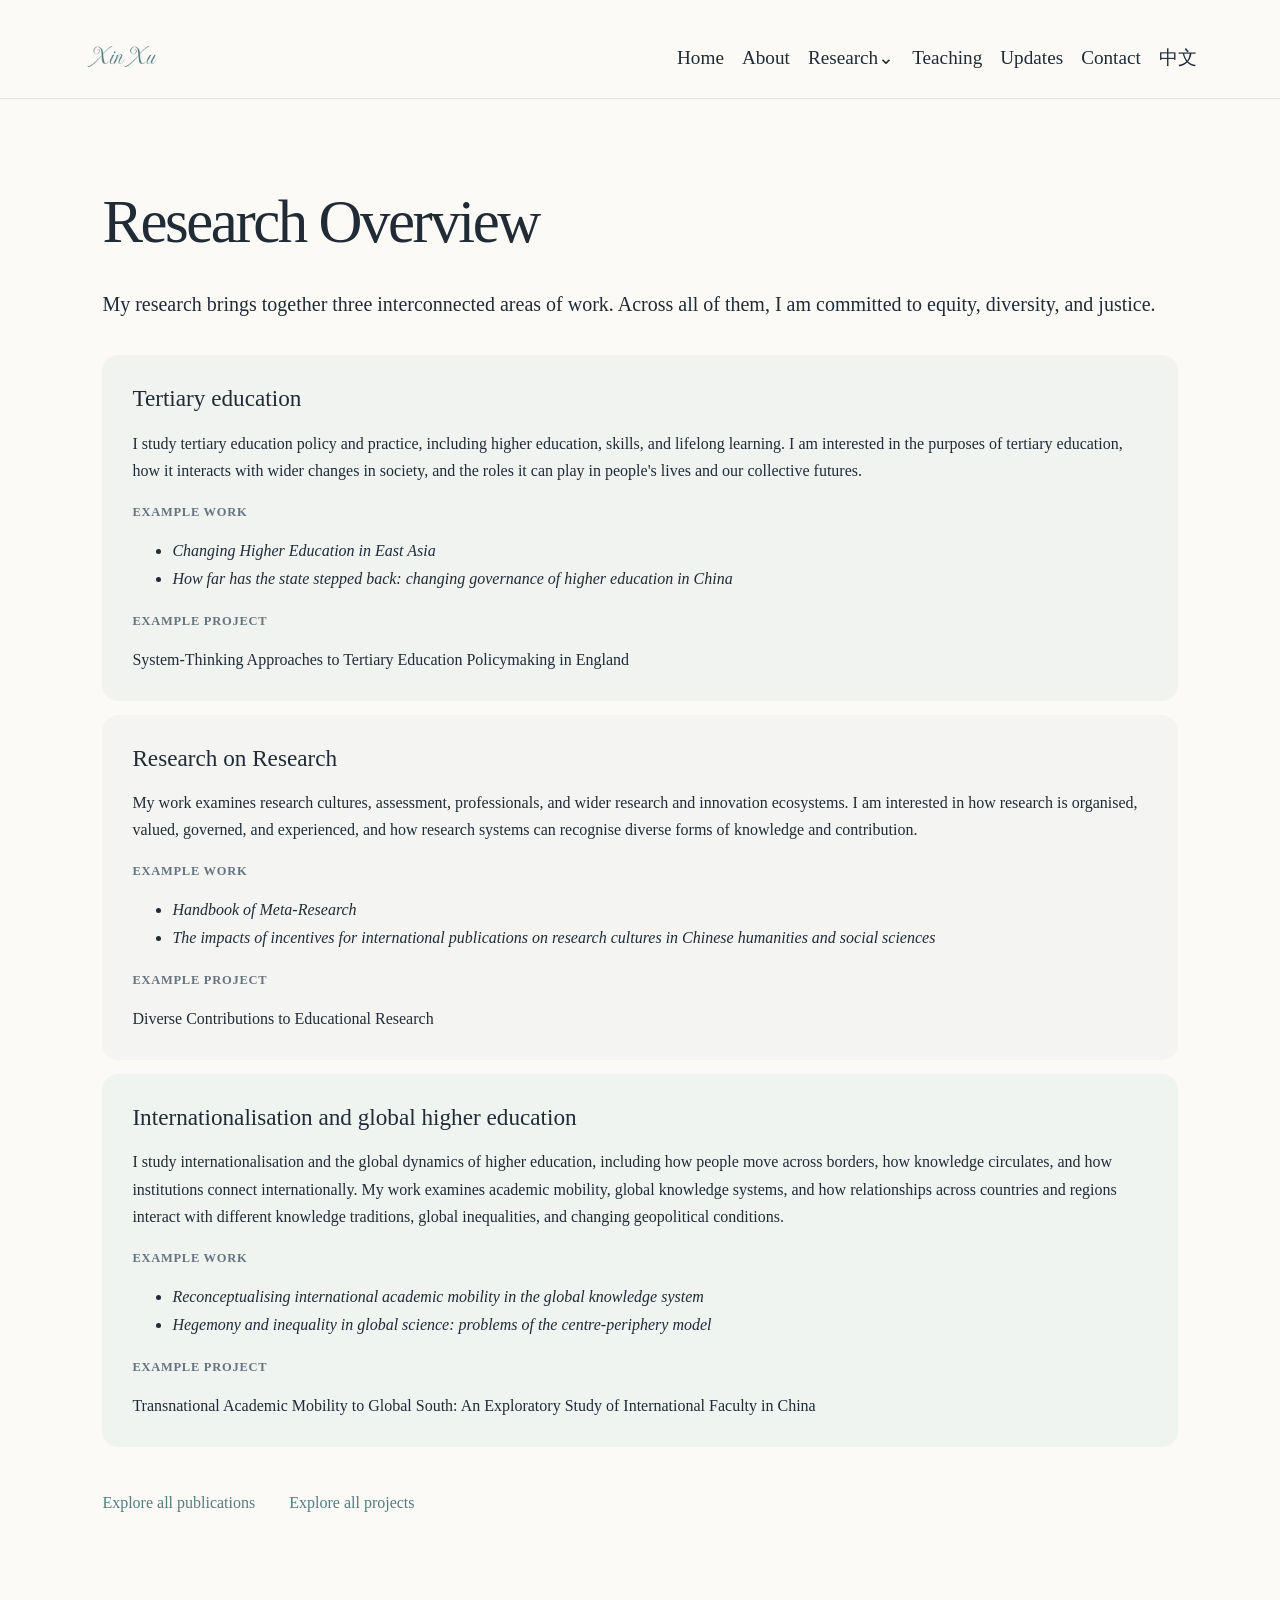
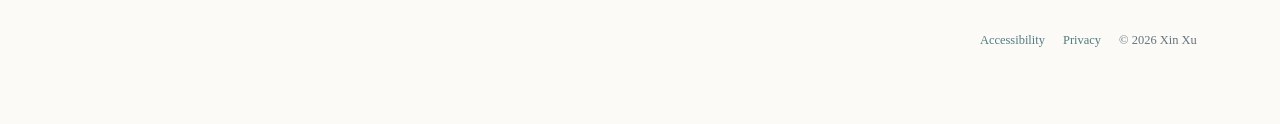
<file: research/index.html>
<!doctype html>
<html lang="en" class="">
<head>
  <meta charset="utf-8">
  <meta name="viewport" content="width=device-width, initial-scale=1, viewport-fit=cover">
  <link rel="icon" href="/assets/icons/favicon-heart.svg" type="image/svg+xml">
  <link rel="shortcut icon" href="/assets/icons/favicon-heart.svg" type="image/svg+xml">
  <link rel="apple-touch-icon" href="/assets/icons/favicon-heart.svg">
  <title>Dr Xin Xu</title>
  <meta name="description" content="Research by Xin Xu across tertiary education, research on research, and internationalisation and global higher education.">
  <link rel="canonical" href="https://www.xin-xu.com/research/">
  
  <link rel="stylesheet" href="/assets/site.css">
  
  <script>const previewMode=new URLSearchParams(location.search).get('preview');document.documentElement.classList.toggle('mobile-preview',previewMode==='mobile-menu-fix');document.documentElement.classList.toggle('narrow-preview',previewMode==='narrow-phone');document.documentElement.classList.toggle('ipad-landscape',previewMode==='ipad-landscape');</script>
</head>
<body class="" data-route="research">
  <div class="shell">
    <header>
      <a class="home" href="/" aria-label="Return to front page"><img class="brand-name" src="/assets/img/xin-xu-wordmark.png" alt="Xin Xu"></a>
      <nav aria-label="Main navigation">
        <a href="/">Home</a><a href="/about/">About</a>
        <div class="drop"><button class="dropbtn" type="button" aria-haspopup="true" aria-expanded="false" aria-controls="research-menu">Research⌄</button><div class="dropmenu" id="research-menu"><a href="/research/">Overview</a><a href="/books/">Books</a><a href="/publications/">Publications</a><a href="/projects/">Projects</a><a href="/engagement/">Engagement</a></div></div>
        <a href="/teaching/">Teaching</a><span class="mobile-nav-break" aria-hidden="true"></span><a href="/updates/">Updates</a><a href="/contact/">Contact</a><a href="/chinese/">中文</a>
      </nav>
    </header>
    <main id="app"><section class="page"><h1>Research Overview</h1><p class="lead">My research brings together three interconnected areas of work. Across all of them, I am committed to equity, diversity, and justice.</p><div class="research-overview"><article class="item"><h2>Tertiary education</h2><p>I study tertiary education policy and practice, including higher education, skills, and lifelong learning. I am interested in the purposes of tertiary education, how it interacts with wider changes in society, and the roles it can play in people&#39;s lives and our collective futures.</p><h3>Example work</h3><ul><li><em>Changing Higher Education in East Asia</em></li><li><em>How far has the state stepped back: changing governance of higher education in China</em></li></ul><h3>Example project</h3><p>System-Thinking Approaches to Tertiary Education Policymaking in England</p></article><article class="item"><h2>Research on Research</h2><p>My work examines research cultures, assessment, professionals, and wider research and innovation ecosystems. I am interested in how research is organised, valued, governed, and experienced, and how research systems can recognise diverse forms of knowledge and contribution.</p><h3>Example work</h3><ul><li><em>Handbook of Meta-Research</em></li><li><em>The impacts of incentives for international publications on research cultures in Chinese humanities and social sciences</em></li></ul><h3>Example project</h3><p>Diverse Contributions to Educational Research</p></article><article class="item"><h2>Internationalisation and global higher education</h2><p>I study internationalisation and the global dynamics of higher education, including how people move across borders, how knowledge circulates, and how institutions connect internationally. My work examines academic mobility, global knowledge systems, and how relationships across countries and regions interact with different knowledge traditions, global inequalities, and changing geopolitical conditions.</p><h3>Example work</h3><ul><li><em>Reconceptualising international academic mobility in the global knowledge system</em></li><li><em>Hegemony and inequality in global science: problems of the centre-periphery model</em></li></ul><h3>Example project</h3><p>Transnational Academic Mobility to Global South: An Exploratory Study of International Faculty in China</p></article></div><p class="links"><a href="/publications/">Explore all publications</a><a href="/projects/">Explore all projects</a></p></section></main>
    <div class="footer"><a href="/accessibility/">Accessibility</a><a href="/privacy/">Privacy</a><span>© 2026 Xin Xu</span></div>
  </div>
  <div class="modal-backdrop" id="modalBackdrop" role="presentation"><section class="modal" role="dialog" aria-modal="true" aria-labelledby="modalTitle"><button class="modal-close" id="modalClose" aria-label="Close details">×</button><div class="eyebrow" id="modalType">Details</div><h2 id="modalTitle"></h2><div id="modalBody"></div></section></div>
  <script id="page-data" type="application/json">{}</script>
  <script src="/assets/site.js"></script>
</body>
</html>
</file>
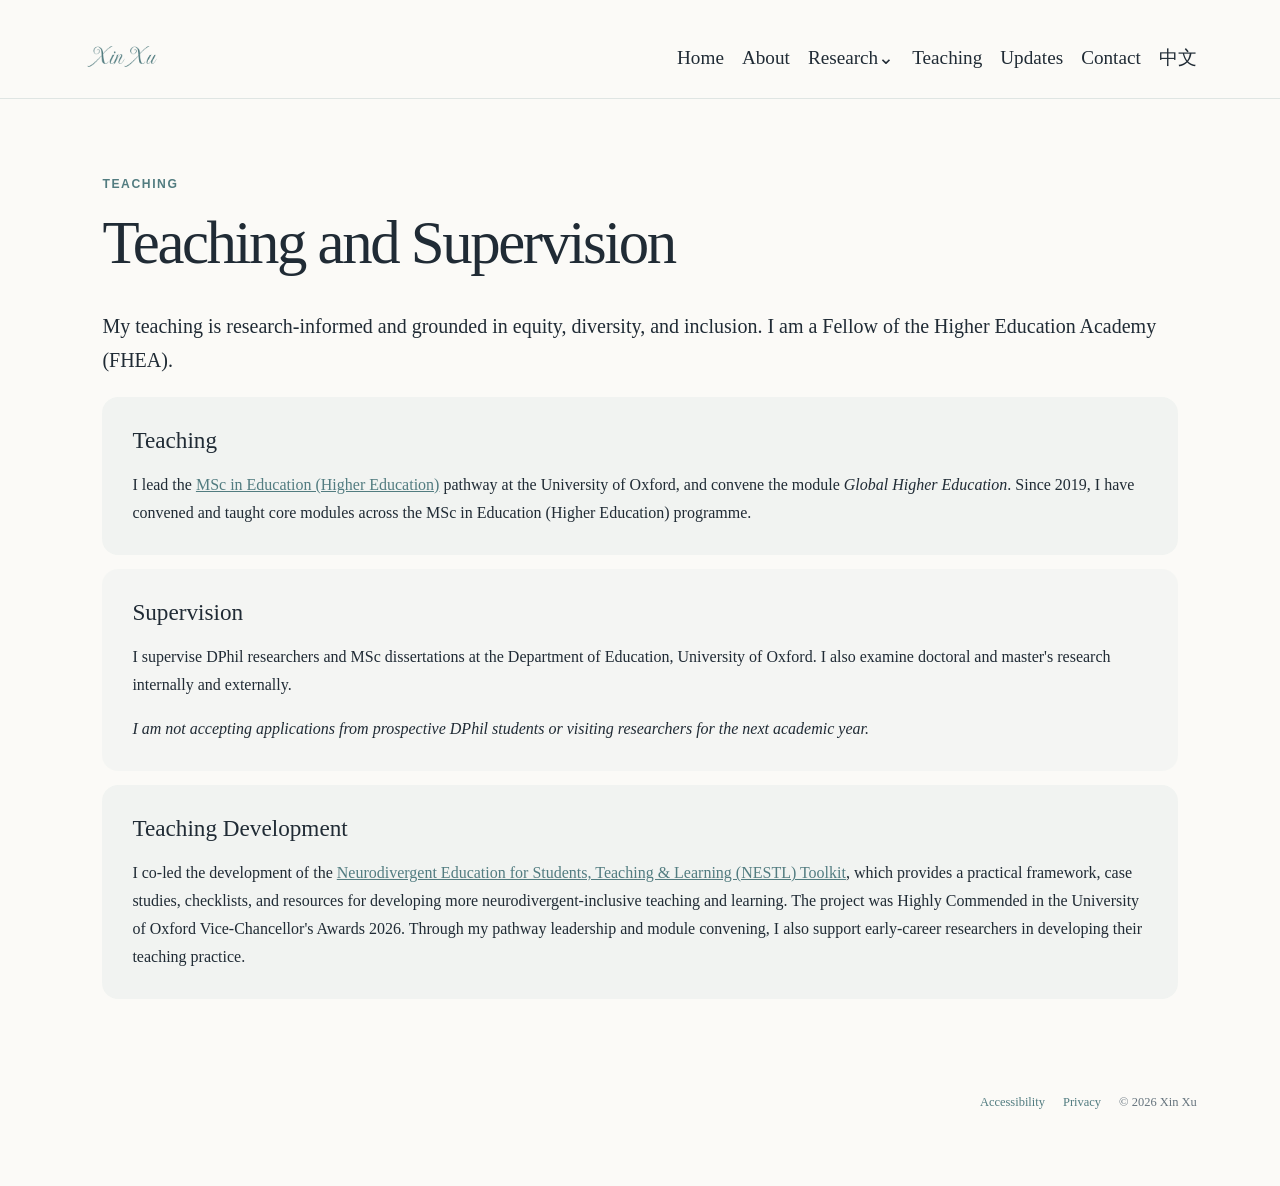
<file: teaching/index.html>
<!doctype html>
<html lang="en" class="">
<head>
  <meta charset="utf-8">
  <meta name="viewport" content="width=device-width, initial-scale=1, viewport-fit=cover">
  <link rel="icon" href="/assets/icons/favicon-heart.svg" type="image/svg+xml">
  <link rel="shortcut icon" href="/assets/icons/favicon-heart.svg" type="image/svg+xml">
  <link rel="apple-touch-icon" href="/assets/icons/favicon-heart.svg">
  <title>Dr Xin Xu</title>
  <meta name="description" content="Information about Xin Xu’s teaching, supervision, and teaching development at the University of Oxford.">
  <link rel="canonical" href="https://www.xin-xu.com/teaching/">
  
  <link rel="stylesheet" href="/assets/site.css">
  
  <script>const previewMode=new URLSearchParams(location.search).get('preview');document.documentElement.classList.toggle('mobile-preview',previewMode==='mobile-menu-fix');document.documentElement.classList.toggle('narrow-preview',previewMode==='narrow-phone');document.documentElement.classList.toggle('ipad-landscape',previewMode==='ipad-landscape');</script>
</head>
<body class="" data-route="teaching">
  <div class="shell">
    <header>
      <a class="home" href="/" aria-label="Return to front page"><img class="brand-name" src="/assets/img/xin-xu-wordmark.png" alt="Xin Xu"></a>
      <nav aria-label="Main navigation">
        <a href="/">Home</a><a href="/about/">About</a>
        <div class="drop"><button class="dropbtn" type="button" aria-haspopup="true" aria-expanded="false" aria-controls="research-menu">Research⌄</button><div class="dropmenu" id="research-menu"><a href="/research/">Overview</a><a href="/books/">Books</a><a href="/publications/">Publications</a><a href="/projects/">Projects</a><a href="/engagement/">Engagement</a></div></div>
        <a href="/teaching/">Teaching</a><span class="mobile-nav-break" aria-hidden="true"></span><a href="/updates/">Updates</a><a href="/contact/">Contact</a><a href="/chinese/">中文</a>
      </nav>
    </header>
    <main id="app"><section class="page teaching-page"><div class="eyebrow">Teaching</div><h1>Teaching and Supervision</h1><p class="lead">My teaching is research-informed and grounded in equity, diversity, and inclusion. I am a Fellow of the Higher Education Academy (FHEA).</p><div class="teaching-blocks"><article class="item"><h2>Teaching</h2><p>I lead the <a href="https://www.ox.ac.uk/admissions/graduate/courses/msc-education-higher-education" target="_blank" rel="noopener">MSc in Education (Higher Education)</a> pathway at the University of Oxford, and convene the module <em>Global Higher Education</em>. Since 2019, I have convened and taught core modules across the MSc in Education (Higher Education) programme.</p></article><article class="item"><h2>Supervision</h2><p>I supervise DPhil researchers and MSc dissertations at the Department of Education, University of Oxford. I also examine doctoral and master&#39;s research internally and externally.</p><p><em>I am not accepting applications from prospective DPhil students or visiting researchers for the next academic year.</em></p></article><article class="item"><h2>Teaching Development</h2><p>I co-led the development of the <a href="https://www.education.ox.ac.uk/project/neurodivergent-education-for-students-teaching-learning-nestl/" target="_blank" rel="noopener">Neurodivergent Education for Students, Teaching &amp; Learning (NESTL) Toolkit</a>, which provides a practical framework, case studies, checklists, and resources for developing more neurodivergent-inclusive teaching and learning. The project was Highly Commended in the University of Oxford Vice-Chancellor&#39;s Awards 2026. Through my pathway leadership and module convening, I also support early-career researchers in developing their teaching practice.</p></article></div></section></main>
    <div class="footer"><a href="/accessibility/">Accessibility</a><a href="/privacy/">Privacy</a><span>© 2026 Xin Xu</span></div>
  </div>
  <div class="modal-backdrop" id="modalBackdrop" role="presentation"><section class="modal" role="dialog" aria-modal="true" aria-labelledby="modalTitle"><button class="modal-close" id="modalClose" aria-label="Close details">×</button><div class="eyebrow" id="modalType">Details</div><h2 id="modalTitle"></h2><div id="modalBody"></div></section></div>
  <script id="page-data" type="application/json">{}</script>
  <script src="/assets/site.js"></script>
</body>
</html>
</file>
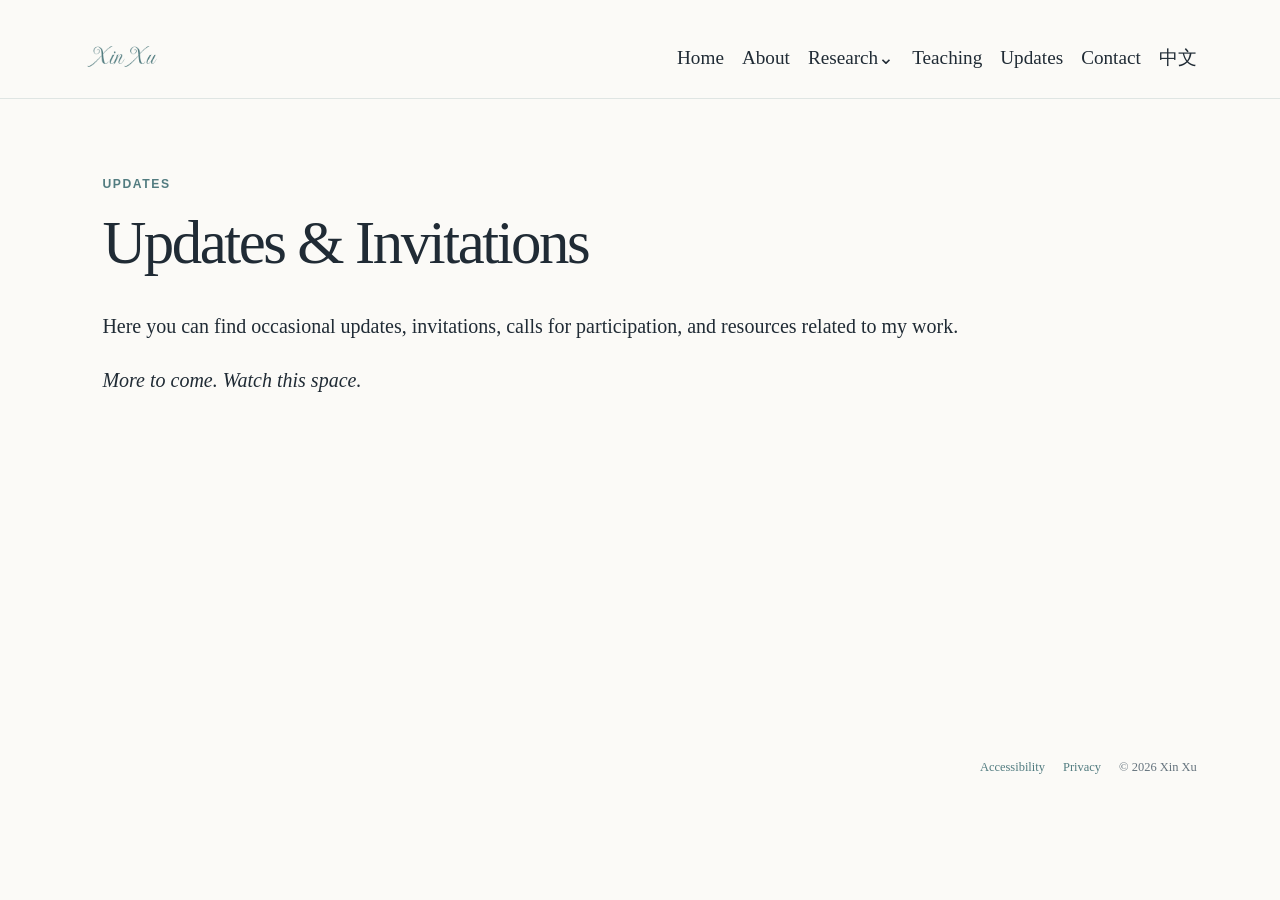
<file: updates/index.html>
<!doctype html>
<html lang="en" class="">
<head>
  <meta charset="utf-8">
  <meta name="viewport" content="width=device-width, initial-scale=1, viewport-fit=cover">
  <link rel="icon" href="/assets/icons/favicon-heart.svg" type="image/svg+xml">
  <link rel="shortcut icon" href="/assets/icons/favicon-heart.svg" type="image/svg+xml">
  <link rel="apple-touch-icon" href="/assets/icons/favicon-heart.svg">
  <title>Dr Xin Xu</title>
  <meta name="description" content="Occasional updates, invitations, calls for participation, and resources related to Xin Xu’s work.">
  <link rel="canonical" href="https://www.xin-xu.com/updates/">
  
  <link rel="stylesheet" href="/assets/site.css">
  
  <script>const previewMode=new URLSearchParams(location.search).get('preview');document.documentElement.classList.toggle('mobile-preview',previewMode==='mobile-menu-fix');document.documentElement.classList.toggle('narrow-preview',previewMode==='narrow-phone');document.documentElement.classList.toggle('ipad-landscape',previewMode==='ipad-landscape');</script>
</head>
<body class="" data-route="updates">
  <div class="shell">
    <header>
      <a class="home" href="/" aria-label="Return to front page"><img class="brand-name" src="/assets/img/xin-xu-wordmark.png" alt="Xin Xu"></a>
      <nav aria-label="Main navigation">
        <a href="/">Home</a><a href="/about/">About</a>
        <div class="drop"><button class="dropbtn" type="button" aria-haspopup="true" aria-expanded="false" aria-controls="research-menu">Research⌄</button><div class="dropmenu" id="research-menu"><a href="/research/">Overview</a><a href="/books/">Books</a><a href="/publications/">Publications</a><a href="/projects/">Projects</a><a href="/engagement/">Engagement</a></div></div>
        <a href="/teaching/">Teaching</a><span class="mobile-nav-break" aria-hidden="true"></span><a href="/updates/">Updates</a><a href="/contact/">Contact</a><a href="/chinese/">中文</a>
      </nav>
    </header>
    <main id="app"><section class="page updates-page"><div class="eyebrow">Updates</div><h1>Updates &amp; Invitations</h1><p class="lead">Here you can find occasional updates, invitations, calls for participation, and resources related to my work.</p><p class="lead"><em>More to come. Watch this space.</em></p></section></main>
    <div class="footer"><a href="/accessibility/">Accessibility</a><a href="/privacy/">Privacy</a><span>© 2026 Xin Xu</span></div>
  </div>
  <div class="modal-backdrop" id="modalBackdrop" role="presentation"><section class="modal" role="dialog" aria-modal="true" aria-labelledby="modalTitle"><button class="modal-close" id="modalClose" aria-label="Close details">×</button><div class="eyebrow" id="modalType">Details</div><h2 id="modalTitle"></h2><div id="modalBody"></div></section></div>
  <script id="page-data" type="application/json">{}</script>
  <script src="/assets/site.js"></script>
</body>
</html>
</file>
<file: assets/site.css>
:root{--ink:#202b35;--muted:#66747e;--line:#dfe5e3;--accent:#527c80;--paper:#fbfaf7;--wash:#edf2ef;--body-font:"Avenir Next","Segoe UI",Helvetica,Arial,sans-serif;--display-font:"Iowan Old Style","Palatino Linotype","Book Antiqua",Palatino,Georgia,serif}
    [data-theme="ink"]{--ink:#292a2a;--muted:#686c6b;--line:#deded9;--accent:#3f6874;--paper:#f8f7f3;--wash:#eceeea}[data-theme="terracotta"]{--ink:#352923;--muted:#77655c;--line:#e5d8d0;--accent:#a65f4a;--paper:#fcf8f4;--wash:#f3e7df}[data-theme="blue"]{--ink:#263442;--muted:#647483;--line:#d8e2ea;--accent:#42759b;--paper:#f5f9fc;--wash:#e5f0f7}
    *{box-sizing:border-box} html{-webkit-text-size-adjust:100%;text-size-adjust:100%} body{margin:0;color:var(--ink);background:var(--paper);font:16px/1.75 var(--body-font)}
    .shell{max-width:1280px;margin:auto;padding:28px 5vw 70px} .page>.lead{max-width:none} header{display:flex;align-items:center;justify-content:space-between;border-bottom:1px solid var(--line);padding-bottom:20px}
    .home{display:inline-flex;align-items:baseline;color:var(--ink);text-decoration:none;position:relative;top:5px}.brand-name{font:400 1rem/1 "Bradley Hand","Segoe Print","Comic Sans MS",cursive;letter-spacing:-.02em;color:var(--accent);margin-left:7px;white-space:nowrap;transition:color 160ms ease-out}.home:hover .brand-name,.home:focus-visible .brand-name{color:var(--ink)}.signature{font:italic 400 2rem/1.1 "Snell Roundhand","Segoe Script","Bradley Hand",cursive;letter-spacing:-.08em;color:var(--accent);transform:rotate(-7deg);display:inline-block}
    nav{display:flex;align-items:center;gap:25px}nav a,.dropbtn{color:var(--ink);text-decoration:none;font-size:.94rem;background:none;border:0;font:inherit;cursor:pointer;padding:8px 0}.drop{position:relative}.dropmenu{visibility:hidden;opacity:0;transform:translateY(-5px) scale(.98);transform-origin:top right;position:absolute;right:-22px;top:40px;background:rgba(255,253,249,.98);border:1px solid var(--line);border-radius:16px;box-shadow:0 16px 35px #26332d1c;min-width:245px;padding:10px;z-index:2;transition:opacity 180ms cubic-bezier(.23,1,.32,1),transform 180ms cubic-bezier(.23,1,.32,1),visibility 180ms}.drop:not(.is-closed):hover .dropmenu,.drop.is-open .dropmenu{visibility:visible;opacity:1;transform:translateY(0) scale(1)}.dropmenu a{display:block;padding:10px 13px;border-radius:10px}.dropmenu a:hover,.dropmenu a:focus-visible{background:var(--wash);color:var(--accent)}
    main{min-height:640px}.hero{max-width:900px;padding:145px 0 135px}.eyebrow{color:var(--accent);font-size:.76rem;letter-spacing:.13em;text-transform:uppercase;font-weight:600}.hero h1{font:400 clamp(4rem,10vw,8rem)/.9 Georgia,serif;margin:24px 0 32px;letter-spacing:-.06em}.lead{font:1.25rem/1.7 Georgia,serif;max-width:700px}.side{border-left:1px solid var(--accent);padding-left:24px;color:var(--muted)}.side strong{color:var(--ink);font-weight:500}.rule{border-top:1px solid var(--line);padding-top:22px;display:flex;justify-content:space-between;color:var(--muted);font-size:.92rem}.page{padding:75px 0}.page h1{font:400 clamp(3rem,7vw,5.4rem)/1 Georgia,serif;margin:18px 0 35px;letter-spacing:-.04em}.item{border-top:1px solid var(--line);padding:24px 0}.item h2{font:400 1.45rem/1.3 Georgia,serif;margin:0 0 5px}.muted{color:var(--muted);font-size:.9rem}.links a{color:var(--accent);margin-right:22px}.search{width:100%;max-width:560px;border:1px solid var(--line);background:white;border-radius:12px;padding:13px 15px;margin:0 0 28px;color:var(--ink);font:inherit}.tabs{display:inline-flex;flex-wrap:wrap;gap:4px;margin:35px 0 18px;padding:4px;background:var(--wash);border-radius:999px;max-width:100%}.tab{border:0;border-radius:999px;background:transparent;color:var(--muted);padding:10px 15px;font:inherit;cursor:pointer;transition:background 160ms ease-out,color 160ms ease-out,transform 160ms ease-out}.tab.active{background:var(--paper);color:var(--ink);box-shadow:0 2px 8px #26332d12}.tab:active{transform:scale(.97)}.tab:hover{color:var(--ink)}.panel{display:none}.panel.active{display:block}.panel.active .item{background:rgba(255,255,255,.28);border:1px solid var(--line);border-radius:14px;padding:24px 26px;margin:12px 0;transition:transform 160ms ease-out,box-shadow 160ms ease-out}.panel.active .item:hover{transform:translateY(-2px);box-shadow:0 10px 24px #26332d0d}.empty{color:var(--muted);padding:25px 0}.footer{border-top:1px solid var(--line);padding-top:18px;color:var(--muted);font-size:.86rem}@media(max-width:720px){header{align-items:flex-start;gap:15px}.home{flex:0 0 auto;min-width:max-content}.signature{font-size:1.7rem;white-space:nowrap}.wordmark-loose .wordmark-i:after{font-size:2rem}.wordmark-loose .wordmark-i:before{top:-.05rem;font-size:.6rem}nav{gap:12px;flex-wrap:wrap;justify-content:flex-end}.hero{padding:72px 0 80px}.hero h1{font-size:3.3rem;margin-bottom:24px}.lead{font-size:1.08rem}.page{padding:48px 0}.page h1{font-size:2.8rem;margin-bottom:26px}.panel.active .item{padding:14px 15px;margin:8px 0}.panel.active .item h2{font-size:1.02rem;line-height:1.25}.panel.active .item p{font-size:.86rem;line-height:1.48}.tabs{display:flex;border-radius:16px}.tab{flex:1 1 100%;text-align:left}.dropmenu{right:0}}
    .links{display:flex;gap:12px;flex-wrap:wrap;margin-top:38px}.links a{color:var(--muted);text-decoration:none;border:1px solid var(--line);border-radius:10px;padding:10px 15px;background:rgba(255,255,255,.32);transition:background 160ms ease-out,color 160ms ease-out,border-color 160ms ease-out,transform 160ms ease-out}.links a:active{transform:scale(.97)}.theme-picker{display:inline-flex;gap:6px;margin-left:14px}.theme-picker button{border:1px solid var(--line);background:transparent;color:var(--muted);border-radius:999px;padding:3px 9px;font:inherit;font-size:.78rem;cursor:pointer}.theme-picker button:hover,.theme-picker button:focus{border-color:var(--accent);color:var(--ink)}
    @media (hover:hover) and (pointer:fine){.links a:hover,.links a:focus{background:var(--accent);border-color:var(--accent);color:white;transform:translateY(-2px)}}
    @media (prefers-reduced-motion:reduce){.dropmenu,.links a{transition:none}.links a:hover,.links a:focus{transform:none}}
    .hero h1,.page h1,.item h2,.modal h2{font-family:var(--display-font)}.lead{font-family:var(--display-font)}.clickable h2:after{font-family:var(--body-font)}
    .clickable{cursor:pointer}.clickable h2:after{content:' ↗';color:var(--accent);font:1rem system-ui}.modal-backdrop{position:fixed;inset:0;background:#202b3548;display:grid;place-items:center;padding:24px;z-index:5;opacity:0;visibility:hidden;transition:opacity 180ms ease-out,visibility 180ms}.modal-backdrop.open{opacity:1;visibility:visible}.modal{width:min(720px,100%);max-height:min(760px,90vh);overflow:auto;background:var(--paper);border:1px solid var(--line);border-radius:20px;box-shadow:0 24px 70px #202b3540;padding:32px;transform:translateY(8px) scale(.98);transition:transform 180ms cubic-bezier(.23,1,.32,1)}.modal-backdrop.open .modal{transform:translateY(0) scale(1)}.modal-close{float:right;border:0;background:var(--wash);border-radius:50%;width:34px;height:34px;font-size:1.2rem;cursor:pointer}.modal h2{font:400 clamp(2rem,5vw,3.2rem)/1.05 Georgia,serif;margin:16px 42px 28px 0}.detail{border-top:1px solid var(--line);padding:14px 0}.detail strong{display:block;color:var(--accent);font-size:.72rem;letter-spacing:.12em;text-transform:uppercase}.detail p{margin:4px 0}.modal a{color:var(--accent)}
    h1,h2{font-family:var(--display-font)}.lead{font-family:var(--display-font)}.tabs{display:flex;flex-wrap:wrap;gap:10px;background:transparent;border-radius:0;padding:0}.tab{border:1px solid var(--line);border-radius:10px;background:rgba(255,255,255,.32);color:var(--muted);transition:background 160ms ease-out,color 160ms ease-out,border-color 160ms ease-out,transform 160ms ease-out}.tab.active{background:var(--accent);border-color:var(--accent);color:white}.tab:hover{border-color:var(--accent)}
    .wordmark-loose .signature{font-family:"Bradley Hand","Segoe Print",cursive;transform:rotate(-4deg);letter-spacing:-.04em}.wordmark-loose .wordmark-i{font-size:0;position:relative}.wordmark-loose .wordmark-i:after{content:'ı';font-size:2.35rem}.wordmark-loose .wordmark-i:before{content:'♥';position:absolute;left:50%;top:-.2em;transform:translateX(-50%) rotate(-8deg);color:var(--accent);font:400 .38em/1 var(--body-font)}.wordmark-formal .signature{font-family:"Kunstler Script","Snell Roundhand",cursive;transform:rotate(-8deg);letter-spacing:-.1em}.wordmark-quiet .signature{font-family:"Baskerville","Iowan Old Style",serif;font-style:italic;transform:rotate(-3deg);letter-spacing:-.06em}
    .wordmark-loose .wordmark-i{display:inline-block;position:relative}.wordmark-loose .wordmark-i:before{content:'♥';position:absolute;left:76%;top:-.31rem;transform:translateX(-50%) rotate(4deg);color:var(--accent);font:400 .75rem/1 var(--body-font);z-index:2}.wordmark-round .signature{font-family:"Segoe Print","Bradley Hand",cursive;transform:rotate(-3deg);letter-spacing:-.05em}.wordmark-air .signature{font-family:"Chalkboard SE","Bradley Hand",cursive;font-weight:300;transform:rotate(-5deg);letter-spacing:.01em}.wordmark-italic .signature{font-family:"Baskerville","Iowan Old Style",serif;font-style:italic;transform:rotate(-3deg);letter-spacing:-.06em}
    .wordmark-loose .wordmark-i:before{left:78%;top:-.08rem;font-size:.68rem;transform:translateX(-50%) rotate(8deg)}
    /* Static visual direction: interaction changes colour or visibility only. */
    .dropmenu,.tab,.links a,.panel.active .item,.modal-backdrop,.modal{transition:none!important}
    .dropmenu,.panel.active .item:hover,.modal-backdrop.open .modal{transform:none!important}
    .tab:active,.links a:active,.links a:hover,.links a:focus,.panel.active .item:hover{transform:none!important}
    nav{gap:18px}@media(max-width:720px){nav{gap:17px}}
    .hero{padding-bottom:72px}@media(max-width:720px){.hero{padding-bottom:44px}}
    main:has(.hero){min-height:0}
    .hero h1{margin:0;padding:120px 0 110px}@media(max-width:720px){.hero h1{padding:84px 0 76px}}
    .hero{position:relative;isolation:isolate;padding:105px 0 72px;max-width:900px;min-height:0;display:block;background:none;border-radius:0}.hero:before{display:none}.hero>div{max-width:720px;position:relative;z-index:1}.hero h1{padding:120px 0 110px}.hero .lead{max-width:610px}.hero .links{margin-top:42px}
    @media(max-width:720px){.hero{padding:64px 0 44px}.hero h1{padding:84px 0 76px}.hero .links{margin-top:34px}}
    .hero .links a,.page .links a{border:0;border-bottom:1px solid transparent;border-radius:0;background:transparent;padding:4px 0;color:var(--ink);transform:none}
    .hero .links a:hover,.hero .links a:focus,.page .links a:hover,.page .links a:focus{background:transparent;border-bottom-color:var(--accent);color:var(--accent);transform:none}
    .hero .links a,.page .links a{border-bottom-color:var(--line)}
    .hero .links a:hover,.hero .links a:focus,.page .links a:hover,.page .links a:focus{border-bottom-color:var(--accent)}
    .hero h1{margin-top:36px;margin-bottom:44px}
    /* Keep the original quiet composition while bringing the introduction slightly higher into view. */
    .hero{padding-top:72px;padding-bottom:48px}
    .hero h1{padding-top:82px;padding-bottom:72px}
    @media(max-width:720px){.hero{padding-top:52px;padding-bottom:36px}.hero h1{padding-top:64px;padding-bottom:58px}}
    .panel[data-panel="all"]{margin-top:0;padding-top:0}.panel[data-panel="all"].active .item:first-child{margin-top:0}
    .panel.active .item h2{font-size:1.22rem;line-height:1.28}
    .modal h2{font-size:clamp(1.55rem,3.5vw,2.25rem);line-height:1.12}
    #modalBody{display:flex;flex-direction:column}#modalBody .summary-detail{order:-1}
    #modalBody .source-note{display:none}#modalType{display:none}
    .filterbar{display:flex;gap:12px;align-items:flex-start;flex-wrap:wrap;margin:28px 0 24px}.filter-menu{position:relative}.filter-menu summary{list-style:none;cursor:pointer;border:1px solid var(--line);border-radius:12px;padding:11px 14px;background:var(--paper);color:var(--ink);font-size:.92rem}.filter-menu summary::-webkit-details-marker{display:none}.filter-menu[open] summary{border-color:var(--accent);box-shadow:0 0 0 3px rgba(109,137,116,.12)}.filter-options{position:absolute;z-index:4;top:calc(100% + 8px);left:0;min-width:240px;padding:12px;background:var(--paper);border:1px solid var(--line);border-radius:14px;box-shadow:0 14px 30px rgba(38,51,45,.12)}.filter-options label{display:flex;gap:9px;align-items:flex-start;padding:8px 6px;color:var(--ink);font-size:.9rem;line-height:1.35}.filter-options input{accent-color:var(--accent);margin-top:3px}.filter-reset{border:0;background:transparent;color:var(--muted);padding:11px 4px;font:inherit;cursor:pointer}.filter-reset:hover{color:var(--accent)}.filter-count{margin:0 0 18px;color:var(--muted);font-size:.86rem}.filter-empty{display:none;color:var(--muted);padding:25px 0}.footer{display:flex;justify-content:flex-end;gap:18px;align-items:center;text-align:right;font-size:.78rem}.footer a{color:var(--muted);text-decoration:none}.footer a:hover,.footer a:focus{color:var(--ink)}@media(max-width:720px){.filterbar{gap:8px}.filter-menu summary{font-size:.84rem;padding:9px 11px}.filter-options{position:fixed;left:16px;right:16px;top:auto;bottom:16px;min-width:0}.footer{justify-content:flex-start;flex-wrap:wrap;text-align:left;gap:10px}
    }
    .project-group-label{font:500 1.05rem/1.3 Georgia,serif;margin:34px 0 10px;color:var(--accent);letter-spacing:.01em}.project-group-label:first-child{margin-top:8px}
    .research-overview .item:first-child .eyebrow{margin-top:-18px}
    .research-overview .item>p{font:inherit;line-height:1.7;max-width:none}
    body,body *{font-family:var(--body-font)!important}
    .hero h1,.page h1{font-family:var(--display-font)!important}
    :root{--body-font:"Iowan Old Style","Palatino Linotype","Book Antiqua",Palatino,Georgia,serif;--display-font:var(--body-font)}
    nav,.eyebrow,.muted,.filterbar,.filter-count,.filter-empty,.footer,.dropmenu,.tab,.search,.filter-options{font-family:"Avenir Next","Segoe UI",Helvetica,Arial,sans-serif!important}
    /* Final landing-page calibration: preserve the original composition, reduce only excess vertical air. */
    .hero{padding-top:72px;padding-bottom:48px}
    .hero h1{padding-top:82px;padding-bottom:72px}
    @media(max-width:720px){.hero{padding-top:52px;padding-bottom:36px}.hero h1{padding-top:64px;padding-bottom:58px}}
    /* Homepage cover: text-led left column with a quiet zine image on the right. */
    .hero{display:grid;grid-template-columns:minmax(0,1fr) minmax(230px,310px);gap:clamp(42px,8vw,108px);align-items:center;min-height:560px;padding:78px 0 70px;background:transparent}
    .hero:before{display:none}
    .hero>div{max-width:650px;align-self:end}
    .hero h1{padding:28px 0 34px;margin:0}
    /* Plain-text homepage: remove the former image column and keep the copy flush with the content area. */
    .hero{display:block;grid-template-columns:none;gap:0;min-height:0}
    .hero>div{max-width:720px;margin:0;padding:0}
    .hero:before{display:none}
    .hero .eyebrow{display:flex;align-items:center;gap:12px}
    .hero h1{max-width:680px;margin-top:28px;margin-bottom:34px;letter-spacing:-.075em}
    .hero .lead{max-width:600px}
    .hero .links{margin-top:34px}
    @media(max-width:720px){.hero h1{margin-top:22px;margin-bottom:28px}}
    /* Lift the homepage introduction slightly on both desktop and phone layouts. */
    .hero{padding-top:54px}
    @media(max-width:720px){.hero{padding-top:8px!important}}
    @media(max-width:720px){.hero h1{font-size:2.65rem!important}.page h1{font-size:2.05rem!important}}
    @media(max-width:720px){.publications-page .panel.active .item h2,.projects-page .panel.active .item h2{font-size:.96rem!important;line-height:1.28}.publications-page .panel.active .item p,.projects-page .panel.active .item p{font-size:.78rem!important;line-height:1.4}}
    @media(max-width:720px){body:has(.hero) header{border-bottom:1px solid var(--line)}.hero{padding-bottom:72px!important}.hero .links a{border:0;border-bottom:1px solid var(--line);border-radius:0;background:transparent;padding-left:0;padding-right:0}body:has(.hero) .footer{border-top:0}}
    /* Editorial micro-interactions: a short hover rule in menus and a quiet title reveal on page entry. */
    .dropmenu a{position:relative;background:transparent!important}
    .dropmenu a:after{content:"";position:absolute;left:13px;right:13px;bottom:6px;width:auto;height:1px;background:var(--accent);transform:scaleX(0);transform-origin:left center;transition:transform 180ms ease-out}
    .dropmenu a:hover:after,.dropmenu a:focus-visible:after{transform:scaleX(1)}
    nav a:hover,nav a:focus-visible,.dropbtn:hover,.dropbtn:focus-visible{color:var(--accent)!important}
    .hero h1{animation:eyebrow-drop 1250ms cubic-bezier(.22,.8,.28,1) both}
    .page h1{animation:none}
    .page>.eyebrow{animation:eyebrow-drop 1250ms cubic-bezier(.22,.8,.28,1) both}
    @keyframes title-open-hero{from{opacity:.35;letter-spacing:-.11em;transform:translateY(4px)}to{opacity:1;letter-spacing:-.075em;transform:translateY(0)}}
    @keyframes title-open-page{from{opacity:.35;letter-spacing:-.075em;transform:translateY(4px)}to{opacity:1;letter-spacing:-.04em;transform:translateY(0)}}
    @keyframes eyebrow-drop{from{opacity:.2;transform:translateY(-18px)}to{opacity:1;transform:translateY(0)}}
    @media(prefers-reduced-motion:reduce){.dropmenu a:after{transition:none}.hero h1,.page h1,.page>.eyebrow{animation:none}}
    /* Stable homepage background artwork: anchored to the lower-right rather than laid out as a separate object. */
    /* Link colour system: use the site's teal accent consistently across all text links. */
    nav a,.dropbtn,.hero .links a,.page .links a,.item a,.modal a,.footer a{color:var(--accent)}
    nav a:hover,nav a:focus,.dropbtn:hover,.dropbtn:focus,.hero .links a:hover,.hero .links a:focus,.page .links a:hover,.page .links a:focus,.item a:hover,.item a:focus,.modal a:hover,.modal a:focus,.footer a:hover,.footer a:focus{color:var(--ink)}
    .home{color:var(--accent)}
    /* Final navigation calibration: all top-level items use the same teal hover state. */
    header nav>a:hover,header nav>a:focus-visible,header nav .dropbtn:hover,header nav .dropbtn:focus-visible{color:var(--accent)!important}
    header nav>a,header nav .dropbtn{position:relative;z-index:3}
    header nav>a:after,header nav .dropbtn:after{content:"";position:absolute;left:0;right:0;bottom:2px;height:1px;background:var(--accent);transform:scaleX(0);transform-origin:left center;transition:transform 180ms ease-out}
    header nav>a:hover:after,header nav>a:focus-visible:after,header nav .dropbtn:hover:after,header nav .dropbtn:focus-visible:after{transform:scaleX(1)}
    .dropmenu a{font-weight:400!important}
    .dropmenu a:after{height:.5px!important;transform:scaleY(.75) scaleX(0);transform-origin:left center}
    .dropmenu a:hover:after,.dropmenu a:focus-visible:after{transform:scaleY(.75) scaleX(1)}
    .hero:before{content:none!important;background:none!important}
    .hero:before,.hero:after{display:none!important;content:none!important;background-image:none!important}
    nav a,.dropbtn{font-size:1rem!important}
    @media(max-width:720px){body:has(.hero) header,body:not(:has(.hero)) header{display:flex}html.mobile-preview body:has(.hero) header .home,html.mobile-preview body:not(:has(.hero)) header .home,html.narrow-preview body:has(.hero) header .home,html.narrow-preview body:not(:has(.hero)) header .home{display:none}body:has(.hero) header nav,body:not(:has(.hero)) header nav{display:flex;width:100%;flex-wrap:wrap;justify-content:flex-end;column-gap:10px;row-gap:4px;margin:0}}
    .mobile-nav-break{display:none}@media(max-width:720px){.mobile-nav-break{display:block;flex-basis:100%;height:0}}
    @media(max-width:720px){.hero>div{display:flex;flex-direction:column;align-items:flex-start}.hero h1{transform:none;margin-top:27px}.hero .lead:first-of-type{transform:none;margin-top:5px}.hero .role-note{transform:none;margin-top:9px}}
    @media(max-width:720px){.footer{transform:none;padding-top:21px}}
    html,body{overflow-x:hidden}
    /* Quiet colour blocks for the thematic overview pages, inspired by editorial issue layouts. */
    .research-overview{display:grid;gap:14px;margin-top:34px}
    .research-overview .item{margin:0;border:0;border-radius:0;padding:28px 30px;background:rgba(237,242,239,.72)}
    .research-overview .item:nth-child(2){background:rgba(255,255,255,.54)}
    .research-overview .item:nth-child(3){background:rgba(232,240,237,.62)}
    .research-overview .item h2{margin-bottom:10px}
    .research-overview .item h3{margin:20px 0 4px;color:var(--muted);font:600 .78rem/1.35 "Avenir Next","Segoe UI",sans-serif;letter-spacing:.06em;text-transform:uppercase}
    .research-overview .item p:last-child{margin-bottom:0}
    .page>.tabs + .panel.active{display:grid;gap:14px;margin-top:28px}
    .page>.tabs + .panel.active .item{margin:0;border:0;border-radius:0;padding:26px 30px;background:rgba(237,242,239,.68)}
    .page>.tabs + .panel.active .item:nth-child(even){background:rgba(255,255,255,.54)}
    .about-page{display:grid;gap:14px}
    .about-page>.eyebrow,.about-page>h1,.about-page>.lead{margin-left:0;margin-right:0}
    .about-page>.item{margin:0;border:0;border-radius:0;padding:28px 30px;background:rgba(237,242,239,.72)}
    .about-page>.item:nth-of-type(2){background:rgba(255,255,255,.54)}
    .about-page>.item h2{margin-bottom:10px}
    .about-page>.item p:last-child{margin-bottom:0}
    .teaching-blocks{display:grid;gap:14px;margin-top:18px}
    .teaching-blocks .item{margin:0;border:0;border-radius:0;padding:28px 30px;background:var(--panel-green)}
    /* Colour rule: Teaching is the slightly deeper green; Supervision, the second Research overview block, and the second Engagement block share this lighter green. */
    :root{--panel-green:#edf2efb8;--panel-green-soft:#edf2ef80}
    .teaching-blocks .item:nth-child(2),.research-overview .item:nth-child(2){background:var(--panel-green-soft)}
    .about-page>.item{background:var(--panel-green)}
    .about-page>.item:nth-of-type(2){background:var(--panel-green-soft)}
    .teaching-blocks .item h2{margin-bottom:10px}
    .teaching-blocks .item p:last-child{margin-bottom:0}
    @media(max-width:720px){.research-overview .item,.page>.tabs + .panel.active .item{padding:22px 20px}}
    @media(min-width:721px){.dropmenu{left:0;right:auto}}
    header nav>a:after,header nav .dropbtn:after{display:none!important}
    @media(min-width:721px){.dropmenu{background:rgba(255,253,249,.96)!important}.drop:hover .dropmenu,.drop:focus-within .dropmenu{transform:translateY(0) scale(1)!important}}
    header nav>a:hover,header nav>a:focus-visible,header nav .dropbtn:hover,header nav .dropbtn:focus-visible{color:var(--accent)!important;opacity:1!important}
    header nav>a,header nav .dropbtn{color:var(--accent)!important}
    header nav>a:hover,header nav>a:focus-visible,header nav .dropbtn:hover,header nav .dropbtn:focus-visible{color:var(--ink)!important}
    header nav{position:relative;top:5px}
    .research-overview .item,.about-page>.item,.teaching-blocks .item,.page>.tabs + .panel.active .item{border-radius:16px!important}
    .search,.search::placeholder{font-family:var(--body-font)!important}
    body:has(.hero) .footer{border-top:0}
    .book-meta p.book-question b{display:block;margin-bottom:4px}
    .project-group-label .group-sub{display:inline-block;margin-left:1.2em;font-size:.78em;font-style:italic;color:var(--muted);font-weight:400;letter-spacing:.01em}
    /* Keep the footer quiet on every page. */
    .footer{border-top:0!important}
    .footer{padding-bottom:2px}
    .accessibility-page .item,.privacy-page .item{border-top:0!important}
    /* Keep Research menu anchored to its trigger at every viewport width. */
    .dropmenu{left:0!important;right:auto!important;transform-origin:top left!important}
    /* Keep the Research flyout compact while preserving readable tap targets. */
    .dropmenu{min-width:0!important;padding:8px!important}
    .dropmenu a{padding:8px 10px!important}
    @media(min-width:721px){.dropmenu{width:180px!important;min-width:180px!important}}
    @media(max-width:720px){.dropmenu{position:absolute!important;inset-inline-start:auto!important;inset-inline-end:0!important;left:auto!important;right:0!important;width:150px!important;min-width:150px!important;max-width:calc(100vw - 24px)!important;transform-origin:top right!important}.dropmenu a{padding-left:8px!important;padding-right:8px!important}}
    header nav a:focus-visible,header nav .dropbtn:focus-visible,.dropmenu a:focus-visible{outline:2px solid rgba(255,255,255,.92);outline-offset:3px;border-radius:4px}
    @media(max-width:380px){header nav{column-gap:8px;row-gap:3px}.dropmenu{width:146px!important;min-width:146px!important}}
    /* Keep homepage and inner-page hover states distinct and visible. */
    body:has(.hero) header nav>a:hover,body:has(.hero) header nav>a:focus-visible,body:has(.hero) header nav .dropbtn:hover,body:has(.hero) header nav .dropbtn:focus-visible{color:var(--ink)!important}
    body:not(:has(.hero)) header nav>a:hover,body:not(:has(.hero)) header nav>a:focus,body:not(:has(.hero)) header nav>a:active,body:not(:has(.hero)) header nav .dropbtn:hover,body:not(:has(.hero)) header nav .dropbtn:focus,body:not(:has(.hero)) header nav .dropbtn:active,body:not(:has(.hero)) .dropmenu a:hover,body:not(:has(.hero)) .dropmenu a:focus,body:not(:has(.hero)) .dropmenu a:active{color:#527c80!important}
    .dropmenu a:hover,.dropmenu a:focus,.dropmenu a:active{color:var(--accent)!important}
    @media (hover:none) and (pointer:coarse){body:not(:has(.hero)) header nav>a:focus,body:not(:has(.hero)) header nav>a:active,body:not(:has(.hero)) header .dropbtn:focus,body:not(:has(.hero)) header .dropbtn:active,body:not(:has(.hero)) .dropmenu a:focus,body:not(:has(.hero)) .dropmenu a:active{color:#527c80!important}}
    .hero .links{transform:translateY(5px)}
    @media(max-width:720px){.hero{padding-bottom:92px!important}}
    /* Keep catalogue filter options attached to their own control. */
    .filter-menu{position:relative!important}
    .filter-options{position:absolute!important;top:calc(100% + 8px)!important;left:0!important;right:auto!important;bottom:auto!important;z-index:20!important}
    @media(max-width:720px){.filter-options{min-width:min(240px,calc(100vw - 32px))!important;max-width:calc(100vw - 32px)!important}}
    .books-list{display:grid;gap:14px;margin-top:30px}.books-list .item{margin:0;border:0;border-radius:16px;padding:28px 30px;background:rgba(237,242,239,.72)}.books-list .item:nth-child(2){background:rgba(255,255,255,.54)}.books-list .item h2{margin:0 0 8px}.books-list .item p{margin-bottom:0}@media(max-width:720px){.books-list .item{padding:22px 20px}.books-list .item h2{font-size:1.15rem}}
    .book-detail{display:grid;grid-template-columns:150px 1fr;gap:26px;align-items:start}.book-cover{aspect-ratio:2/3;overflow:hidden;background:var(--wash) url("/assets/img/book_covers/handbook-meta-research.jpg") center/cover no-repeat;box-shadow:0 10px 22px #26332d18;color:transparent!important}.book-cover.alt{background-image:url("/assets/img/book_covers/changing-higher-education-east-asia.jpg")}.book-cover strong,.book-cover small{display:none}.book-meta{font-size:1rem;line-height:1.62}.book-meta strong{color:var(--accent);font-size:.74rem;letter-spacing:.1em;text-transform:uppercase}.book-meta p{margin:4px 0 14px}.book-meta p.reader-question b{display:block;margin-bottom:4px}.book-meta a{color:var(--accent)}@media(max-width:720px){.book-detail{grid-template-columns:110px 1fr;gap:18px}.book-meta{font-size:.84rem}.book-meta p{margin-bottom:9px}}
    .research-books{display:none!important}
    .brand-name{display:block;width:78px;height:auto;margin-left:0;position:relative;top:4px;object-fit:contain;transition:filter 160ms ease-out!important}.home:hover .brand-name,.home:focus-visible .brand-name{filter:saturate(.82) brightness(.82)!important}
    .hero .links{display:flex!important;flex-direction:row!important;flex-wrap:nowrap!important;gap:14px;align-items:center}.hero .links a{position:relative;display:inline-flex;flex:0 0 auto;align-items:center;margin:0;padding:12px 18px;border:0;color:var(--accent);font:400 1rem/1.2 var(--body-font);letter-spacing:.02em;text-decoration:none;transition:color .2s ease,transform .2s ease}.hero .links a:before{content:"";position:absolute;inset:0 auto auto 0;width:100%;height:45px;border-radius:50px;background:color-mix(in srgb,#eadfce 35%,var(--paper));transform:scaleX(.45);transform-origin:left center;transition:transform .3s ease,background .3s ease;z-index:-1}.hero .links a:after{content:none}.hero .links a:hover,.hero .links a:focus-visible{border:0;color:color-mix(in srgb,var(--accent) 70%,var(--ink));transform:none}.hero .links a:hover:before,.hero .links a:focus-visible:before{transform:scaleX(1);background:color-mix(in srgb,#eadfce 35%,var(--paper))}.hero .links a:active{transform:scale(.95)}@media(max-width:520px){.hero .links{align-items:flex-start;flex-direction:column!important;gap:8px}.hero .links a{font-size:.92rem}}
    /* Temporary landscape placeholder for the homepage hero. */
    .hero{position:relative;isolation:isolate;min-height:650px;max-width:none;margin:0 -5vw;padding:78px 5vw 72px;display:flex;align-items:flex-end;overflow:hidden;background:linear-gradient(180deg,#9aa9b4 0%,#c7c9c4 48%,#8d9a91 49%,#596c61 70%,#263b35 100%)}.hero:before{content:"";position:absolute;inset:0;z-index:-2;background:radial-gradient(ellipse at 78% 22%,rgba(255,250,232,.7),transparent 21%),linear-gradient(158deg,transparent 0 46%,rgba(91,112,108,.62) 47% 55%,transparent 56%),linear-gradient(27deg,transparent 0 52%,rgba(55,78,72,.85) 53% 70%,transparent 71%),linear-gradient(165deg,transparent 0 64%,rgba(32,55,49,.96) 65%)}.hero>div{position:relative;z-index:1;max-width:720px}.hero h1,.hero .lead,.hero .role-note{color:#fff}.hero h1{max-width:760px;text-shadow:0 2px 18px rgba(25,39,38,.22)}.hero .lead{max-width:620px;text-shadow:0 1px 10px rgba(25,39,38,.18)}.hero .links{margin-top:34px}.hero .links a{color:#fff}.hero .links a:hover,.hero .links a:focus-visible{color:#fff}.hero .links a:before{background:rgba(250,239,216,.78)}.hero .links a:hover:before,.hero .links a:focus-visible:before{background:rgba(250,239,216,.78)}@media(max-width:720px){.hero{min-height:650px;margin:0 -5vw;padding:52px 5vw 52px}.hero .links{margin-top:28px}}
    .hero{width:100vw;margin-left:calc(50% - 50vw);margin-right:calc(50% - 50vw);min-height:calc(100vh - 118px);background-size:cover;background-position:center}.hero:before{background-size:cover;background-position:center}.hero>div{width:min(100%,720px)}@media(max-width:720px){.hero{min-height:calc(100svh - 112px)}}

    .hero:before{background:linear-gradient(90deg,rgba(13,39,34,.34),transparent 72%)!important}.hero h1{text-shadow:0 2px 18px rgba(25,39,38,.28)}.hero .lead{text-shadow:0 1px 10px rgba(25,39,38,.24)}
    .hero>div{width:min(66.666vw,760px);max-width:66.666vw}.hero h1,.hero .lead{max-width:100%}@media(max-width:720px){.hero>div{width:100%;max-width:100%}}
    .hero h1{font-size:clamp(3.2rem,7.5vw,6.2rem)}@media(min-width:721px){.hero>div{width:min(61.8vw,710px);max-width:61.8vw}.hero .lead{font-size:1.08rem;line-height:1.62}}
    .hero h1 .name-accent{color:#fff!important;font-style:italic}
    body:not(:has(.hero)) header{width:100vw;margin-top:-28px;margin-left:calc(50% - 50vw);margin-bottom:0;min-height:0;align-items:flex-start;padding:28px 5vw 20px;border-bottom-color:rgba(255,255,255,.72)!important}body:not(:has(.hero)) header:after{display:none}body:not(:has(.hero)) header nav>a,body:not(:has(.hero)) header .dropbtn{color:rgba(255,255,255,.92)!important}body:not(:has(.hero)) header nav>a:hover,body:not(:has(.hero)) header nav>a:focus-visible,body:not(:has(.hero)) header .dropbtn:hover,body:not(:has(.hero)) header .dropbtn:focus-visible{color:#fff!important}body:not(:has(.hero)) header .home{filter:brightness(0) invert(1)}
    body:has(.hero) header .home,body:not(:has(.hero)) header .home{position:absolute;left:5vw;top:34px;margin:0;transform:none}body:has(.hero) header .brand-name,body:not(:has(.hero)) header .brand-name{top:4px;transform:none}body:has(.hero) header nav,body:not(:has(.hero)) header nav{margin-left:auto}
    .page h1{font-size:clamp(2.25rem,5vw,3.8rem)}@media(max-width:720px){.page h1{font-size:1.75rem}}
    body:has(.hero) .footer,body:has(.hero) .footer>a[href="/accessibility/"],body:has(.hero) .footer>a[href="/privacy/"]{color:#f3eee4!important}body:has(.hero) .footer>a[href="/accessibility/"]:hover,body:has(.hero) .footer>a[href="/accessibility/"]:focus-visible,body:has(.hero) .footer>a[href="/privacy/"]:hover,body:has(.hero) .footer>a[href="/privacy/"]:focus-visible{color:rgba(243,238,228,.68)!important}
    /* Inner-page navigation hover must win over the photographic header defaults. */
    body:not(:has(.hero)) header nav>a:hover,body:not(:has(.hero)) header nav>a:focus,body:not(:has(.hero)) header nav>a:active,body:not(:has(.hero)) header .dropbtn:hover,body:not(:has(.hero)) header .dropbtn:focus,body:not(:has(.hero)) header .dropbtn:active{color:#527c80!important}
    body:not(:has(.hero)) header nav>a:focus:not(:focus-visible),body:not(:has(.hero)) header .dropbtn:focus:not(:focus-visible){color:rgba(255,255,255,.92)!important}
    /* Final navigation system: one predictable geometry for desktop and mobile. */
    .dropmenu{transition:opacity 300ms cubic-bezier(.23,1,.32,1),transform 300ms cubic-bezier(.23,1,.32,1),visibility 300ms!important}
    .drop{z-index:30!important}.dropmenu{z-index:31!important;pointer-events:auto}
    @media(min-width:721px){header nav{gap:18px}.dropmenu{width:180px!important;min-width:180px!important;left:0!important;right:auto!important;transform-origin:top left!important}}
    @media(max-width:720px){header nav{column-gap:10px!important;row-gap:4px!important}.dropmenu{width:150px!important;min-width:150px!important;left:auto!important;right:0!important;transform-origin:top right!important}}
    @media(max-width:720px) and (orientation:landscape){.hero{min-height:calc(100svh - 96px);padding-top:28px!important;padding-bottom:48px!important}.hero h1{margin-top:12px}}
    @media(max-width:380px){.shell{padding-top:12px}header{padding-bottom:8px}.hero{margin-top:-36px!important;padding:0 4vw 48px!important}.hero h1{font-size:2.45rem!important;margin:0!important;padding:8px 0 24px!important}.hero .lead{font-size:1rem;line-height:1.58}.hero .role-note{font-size:.92rem}}
    html.narrow-preview body{background:var(--paper)!important}html.narrow-preview .shell{padding-top:12px;padding-bottom:20px!important}html.narrow-preview header{padding-bottom:8px}html.narrow-preview .hero{display:block!important;align-items:initial!important;min-height:360px!important;margin-top:68px!important;padding:0 4vw 48px!important;background:transparent!important}html.narrow-preview .hero h1{font-size:2.45rem!important;margin:0!important;padding:8px 0 24px!important}html.narrow-preview .hero .lead{font-size:1rem;line-height:1.58}html.narrow-preview .hero .role-note{font-size:.92rem}html.narrow-preview .footer{margin-top:60px!important}
    @media(max-width:720px){html:not(.narrow-preview) body:has(.hero) .hero h1{margin-top:27px!important;padding-top:84px!important}}html:not(.mobile-preview):not(.narrow-preview) body:has(.hero) .hero>div{width:min(61.8vw,710px)!important;max-width:61.8vw!important}html:not(.mobile-preview):not(.narrow-preview) header .home,html.ipad-landscape header .home{display:inline-flex!important;z-index:4!important;pointer-events:auto!important}@media(max-width:720px){html:not(.mobile-preview):not(.narrow-preview) header nav{display:flex!important;width:auto!important;max-width:calc(100% - 90px)!important;flex:1 1 auto!important;margin-left:auto!important;position:relative!important;top:5px;justify-content:flex-end;flex-wrap:wrap!important;column-gap:8px!important;row-gap:2px!important}html:not(.mobile-preview):not(.narrow-preview) header nav>a,html:not(.mobile-preview):not(.narrow-preview) header nav .dropbtn{font-size:.82rem!important}}html:not(.mobile-preview):not(.narrow-preview) body:has(.hero) .hero{align-items:flex-end!important;padding-bottom:200px!important}html:not(.mobile-preview):not(.narrow-preview) body:has(.hero) .hero h1{font-size:clamp(3.2rem,6vw,5.2rem)!important}html:not(.mobile-preview):not(.narrow-preview) body:has(.hero) .hero .lead{font-size:1.2rem!important;line-height:1.56!important}body:has(.hero) .hero h1,body:has(.hero) .hero .lead,body:has(.hero) .hero .role-note{color:var(--ink)!important;text-shadow:none!important}body:has(.hero) .hero h1 .name-accent{color:var(--ink)!important}body:has(.hero) .footer,body:has(.hero) .footer>a[href="/accessibility/"],body:has(.hero) .footer>a[href="/privacy/"]{color:var(--ink)!important}body:has(.hero) .footer>a[href="/accessibility/"]:hover,body:has(.hero) .footer>a[href="/privacy/"]:hover{color:var(--accent)!important}body:not(:has(.hero)) header{background:var(--paper)!important;border-bottom-color:var(--line)!important}body:not(:has(.hero)) header nav>a,body:not(:has(.hero)) header .dropbtn,body:not(:has(.hero)) .dropmenu a{color:var(--ink)!important}body:not(:has(.hero)) header nav>a:hover,body:not(:has(.hero)) header nav>a:focus-visible,body:not(:has(.hero)) header .dropbtn:hover,body:not(:has(.hero)) header .dropbtn:focus-visible,body:not(:has(.hero)) .dropmenu a:hover,body:not(:has(.hero)) .dropmenu a:focus-visible{color:var(--accent)!important}body:not(:has(.hero)) header .home{filter:none!important}html.ipad-landscape .hero .role-note{transform:translateY(5px)!important}
    body:not(:has(.hero)) header nav>a:focus:not(:focus-visible),body:not(:has(.hero)) header .dropbtn:focus:not(:focus-visible),body:not(:has(.hero)) .dropmenu a:focus:not(:focus-visible){color:var(--ink)!important}

    body:has(.hero) .hero>div{background:rgba(251,250,247,.50)!important;padding:20px 24px 22px!important;border-radius:18px!important;backdrop-filter:blur(3px);-webkit-backdrop-filter:blur(3px)}
    body:has(.hero) .footer,body:has(.hero) .footer a,body:has(.hero) .footer span,body:has(.hero) .footer>a[href="/accessibility/"],body:has(.hero) .footer>a[href="/privacy/"]{color:#f3eee4!important}body:has(.hero) .footer a:hover,body:has(.hero) .footer a:focus-visible,body:has(.hero) .footer>a[href="/accessibility/"]:hover,body:has(.hero) .footer>a[href="/accessibility/"]:focus-visible,body:has(.hero) .footer>a[href="/privacy/"]:hover,body:has(.hero) .footer>a[href="/privacy/"]:focus-visible{color:rgba(243,238,228,.72)!important}
    @media(min-width:721px){html:not(.mobile-preview):not(.narrow-preview) body:has(.hero) .hero h1{font-size:clamp(2.9rem,5vw,4.4rem)!important}}
    @media(min-width:721px){html:not(.mobile-preview):not(.narrow-preview) body:has(.hero) .hero .lead{font-size:1.25rem!important}}
    @media(min-width:721px){html:not(.mobile-preview):not(.narrow-preview) body:has(.hero) .footer{transform:translateY(3px)!important}}
    @media(min-width:721px){body:has(.hero) .shell{min-height:100vh;padding-bottom:0!important}body:has(.hero) main{min-height:0!important}body:has(.hero) .hero{min-height:calc(100vh - 190px)!important}}
    @media(min-width:721px){.shell{padding-left:6.5vw!important;padding-right:6.5vw!important}.hero{padding-left:6.5vw!important;padding-right:6.5vw!important}}
    @media(min-width:721px){header .home{margin-left:1.5vw!important}}
    @media(min-width:721px){header nav>a,header nav .dropbtn{font-size:1.2rem!important}}
    @media(min-width:721px){header .dropmenu a{font-size:1.2rem!important}}
    @media(min-width:721px){body:not(:has(.hero)) header{padding-left:6.5vw!important;padding-right:6.5vw!important}body:not(:has(.hero)) .page{margin-left:1.5vw!important;margin-right:1.5vw!important}}
    @media(min-width:721px){header .home{top:5px!important;transform:none!important}}
    @media(min-width:721px){header .home .brand-name{top:10px!important;transform:translateY(27px)!important}}
    html.ipad-landscape body:has(.hero) .footer{transform:translateY(-6px)!important}
    html.ipad-landscape body:has(.hero) .shell{padding-bottom:16px!important}
    @media(max-width:720px){body:has(.hero) .hero h1{position:relative!important;top:auto!important;margin-top:-10px!important;transform:none!important}}
    @media(max-width:720px){html:not(.narrow-preview) body:has(.hero) .hero h1{margin-top:17px!important}}
    @media(max-width:720px){html:not(.narrow-preview) body:has(.hero) .hero h1{padding-top:28px!important}}
    @media(max-width:720px){body:has(.hero) .hero{margin-top:20px!important}body:has(.hero) .hero>div{width:100%!important;max-width:100%!important;margin:0!important;padding:18px 18px 20px!important;border-radius:14px!important;overflow:hidden}}
    @media (prefers-contrast:more){body{--ink:#111a1a;--muted:#3f4c4c;--line:#81908e}.hero:before{background:linear-gradient(90deg,rgba(5,25,21,.52),rgba(5,25,21,.18) 72%)!important}.dropmenu{border-color:#31433f!important}}
    @media (prefers-reduced-transparency:reduce){.dropmenu{background:#fbfaf7!important;backdrop-filter:none!important}}
    /* Impeccable homepage motion: one slow, authored arrival for the scenic welcome. */
    @keyframes welcome-heading-arrival{from{opacity:0;transform:translateY(-32px);filter:blur(4px)}to{opacity:1;transform:translateY(0);filter:blur(0)}}
    @keyframes welcome-copy-arrival{from{opacity:0;transform:translateY(-14px);filter:blur(2px)}to{opacity:1;transform:translateY(0);filter:blur(0)}}
    @keyframes welcome-scenic-breathe{0%,100%{background-position:center center}50%{background-position:51% 49%}}
    body:has(.hero){animation:welcome-scenic-breathe 18s ease-in-out infinite!important}
    body:has(.hero) .hero h1{animation:welcome-heading-arrival 1750ms cubic-bezier(.16,1,.3,1) both!important}
    body:has(.hero) .hero .lead:first-of-type{animation:welcome-copy-arrival 1500ms cubic-bezier(.16,1,.3,1) 220ms both!important}
    body:has(.hero) .hero .role-note{animation:welcome-copy-arrival 1500ms cubic-bezier(.16,1,.3,1) 400ms both!important}
    @media(prefers-reduced-motion:reduce){body:has(.hero){animation:none!important}body:has(.hero) .hero h1,body:has(.hero) .hero .lead:first-of-type,body:has(.hero) .hero .role-note{animation:none!important}}
    /* Direct selectors keep the entrance reliable in file:// previews as well as HTTP previews. */
    .hero h1{animation:welcome-heading-arrival 1750ms cubic-bezier(.16,1,.3,1) both!important}
    .hero .lead:first-of-type{animation:welcome-copy-arrival 1500ms cubic-bezier(.16,1,.3,1) 220ms both!important}
    .hero .role-note{animation:welcome-copy-arrival 1500ms cubic-bezier(.16,1,.3,1) 400ms both!important}
    @media(prefers-reduced-motion:reduce){.hero h1,.hero .lead:first-of-type,.hero .role-note{animation:none!important}}
    /* Restore the confirmed slow, non-scaling welcome-page text entrance. */
    @keyframes welcome-title-drop{from{opacity:0;transform:translateY(-16px)}to{opacity:1;transform:translateY(0)}}
    @keyframes welcome-copy-drop{from{opacity:0;transform:translateY(-10px)}to{opacity:1;transform:translateY(0)}}
    body:has(.hero) .hero h1{animation:welcome-title-drop 1450ms cubic-bezier(.22,.8,.28,1) both!important}
    body:has(.hero) .hero .lead:first-of-type{animation:welcome-copy-drop 1450ms cubic-bezier(.22,.8,.28,1) 180ms both!important}
    body:has(.hero) .hero .role-note{animation:welcome-copy-drop 1450ms cubic-bezier(.22,.8,.28,1) 320ms both!important}
    @media(prefers-reduced-motion:reduce){body:has(.hero) .hero h1,body:has(.hero) .hero .lead:first-of-type,body:has(.hero) .hero .role-note{animation:none!important}}
    /* Shared welcome motion: replayed after the route renders in every preview wrapper. */
    @keyframes welcome-title-arrival-shared{from{opacity:0;transform:translateY(-22px)}to{opacity:1;transform:translateY(0)}}
    @keyframes welcome-copy-arrival-shared{from{opacity:0;transform:translateY(-12px)}to{opacity:1;transform:translateY(0)}}
    .hero h1.welcome-motion{animation:welcome-title-arrival-shared 1700ms cubic-bezier(.22,.8,.28,1) both!important}
    .hero .lead.welcome-motion{animation:welcome-copy-arrival-shared 1550ms cubic-bezier(.22,.8,.28,1) both!important}
    .hero .role-note.welcome-motion{animation:welcome-copy-arrival-shared 1550ms cubic-bezier(.22,.8,.28,1) 220ms both!important}
    @media(prefers-reduced-motion:reduce){.hero h1.welcome-motion,.hero .lead.welcome-motion,.hero .role-note.welcome-motion{animation:none!important}}
    /* Research uses an explicit toggle while retaining desktop hover as a convenience. */
    .dropmenu{border-color:rgba(82,124,128,.28)!important;box-shadow:0 16px 35px rgba(38,51,45,.10)}
    .dropbtn:focus-visible,.dropmenu a:focus-visible{outline:2px solid rgba(82,124,128,.72);outline-offset:3px}
    /* Keep the shared detail modal above all page-level navigation and content. */
    .modal-backdrop{z-index:1000!important}
    .modal{position:relative;z-index:1001}
    .page:has(.research-overview)>.links a{border-bottom:0!important;text-decoration:none!important}
    .page:has(.research-overview)>.links a:hover{border-bottom-color:transparent!important;text-decoration:underline!important;text-decoration-color:var(--accent)!important;text-underline-offset:3px;color:var(--accent)!important;background:transparent!important}
    .page:has(.research-overview)>.links a:focus-visible{border-bottom-color:transparent!important;text-decoration:underline!important;text-decoration-color:var(--accent)!important;text-underline-offset:3px;color:var(--accent)!important;outline:2px solid var(--accent);outline-offset:4px;background:transparent!important}
    /* Final local QA corrections: quiet catalogue cards, consistent content links,
       and no divider at the Chinese page's body transition. */
    .clickable h2:after{content:none!important}
    main a,main a:visited,.modal a,.modal a:visited{color:var(--accent)!important}
    main a:hover,main a:focus-visible,.modal a:hover,.modal a:focus-visible{color:var(--accent)!important;text-decoration:underline;text-underline-offset:3px}
    .zh-page{display:grid;gap:14px}
    .zh-page .item{border-top:0!important}
    .zh-page>.item{margin:0;background:var(--panel-green);padding:28px 30px;border-radius:16px!important}
    .zh-page>.item:nth-of-type(2){background:var(--panel-green-soft)}
    .zh-page>.item p:last-child{margin-bottom:0}
    .zh-page>.zh-closing{padding-top:20px;padding-bottom:20px}
    .zh-page h1.zh-heading,.zh-page .short-bio h2,.zh-page .zh-closing-heading{font-size:1.45rem;line-height:1.3;margin:0 0 20px;letter-spacing:normal}
    .zh-page .zh-closing-heading{font-family:var(--display-font);font-weight:500;margin-bottom:8px;color:var(--ink)}
    @media(max-width:720px){.zh-page>.item{padding:22px 20px}}
    .about-page>.short-bio{margin-top:8px!important;background:rgba(255,255,255,.72)!important;border-radius:16px!important}
    .about-page>.short-bio .short-bio-note{color:var(--muted);font-style:italic}
    .contact-page-art{display:none}
    @media(min-width:721px){.contact-page{display:grid;grid-template-columns:minmax(0,1fr) minmax(220px,35%);column-gap:clamp(52px,8vw,112px);align-items:start}.contact-page>*:not(.contact-page-art){grid-column:1}.contact-page>p{font-size:clamp(1.02rem,1.2vw,1.16rem);line-height:1.72;margin:0 0 32px}.contact-page>p strong{display:inline-block;font-size:1.03em;margin-bottom:7px}.contact-page>p a{display:inline-block;line-height:1.9}.contact-page-art{display:block;grid-column:2;grid-row:1 / span 5;margin-top:18px;overflow:hidden;border-radius:20px;box-shadow:0 16px 34px rgba(38,51,45,.12)}.contact-page-art img{display:block;width:100%;height:auto;max-height:650px;object-fit:contain;object-position:center center}}
    @media(min-width:1000px){.contact-page{grid-template-columns:minmax(0,1fr) minmax(190px,30%)}.contact-page-art{max-width:85%;justify-self:end}}
    html.ipad-landscape .contact-page{grid-template-columns:minmax(0,1fr) minmax(190px,29%)}
    html.ipad-landscape .contact-page-art{max-width:85%;justify-self:end}
    .modal{overflow-x:hidden;overflow-wrap:anywhere}
    .modal *{max-width:100%;overflow-wrap:anywhere}
    #modalBody{min-width:0}
    .quiet-list{margin:4px 0 0;padding-left:1.15em}
    .quiet-list li{padding-left:.16em;margin:0 0 4px}
    .quiet-list li::marker{font-size:.62em;color:var(--muted)}
    @media(max-width:340px){
      body:has(.hero) .shell{display:flex!important;flex-direction:column!important;min-height:100vh!important;padding-bottom:40px!important}
      body:has(.hero) main{flex:0 0 auto!important}
      body:has(.hero) .hero{display:block!important;align-items:initial!important;min-height:0!important;height:auto!important;margin:0 -5vw!important;padding:48px 5vw 64px!important;overflow:visible!important}
      body:has(.hero) .hero>div{transform:none!important;margin:0!important;padding:14px 16px 16px!important}
      body:has(.hero) .hero h1{font-size:2.2rem!important;padding:16px 0 20px!important;margin:0 0 14px!important}
      body:has(.hero) .hero .lead{font-size:.95rem!important;line-height:1.5!important;margin:0 0 10px!important}
      body:has(.hero) .hero .role-note{margin-bottom:0!important}
      body:has(.hero) .footer{margin-top:auto!important}
    }
    /* Keep real iOS Safari from autosizing the welcome copy or lifting the card into the navigation. */
    @media(max-width:520px){body:has(.hero) .hero{margin-top:0!important}body:has(.hero) .hero>div{transform:none!important}}
    /* Compact the welcome card only at intermediate tablet widths such as Split View. */
    @media (min-width:521px) and (max-width:720px){body:has(.hero) .hero>div{padding:16px 20px 18px!important}body:has(.hero) .hero h1{font-size:clamp(2.8rem,7vw,3.5rem)!important;padding:22px 0 26px!important}body:has(.hero) .hero .lead{font-size:1.02rem!important;line-height:1.55!important}body:has(.hero) .hero .role-note{margin-top:8px!important}}
    /* Give real phone layouts a little sky below the navigation, while keeping the welcome card lighter. */
    @media(max-width:520px){body:has(.hero) .hero{padding-top:16px!important}body:has(.hero) .hero>div{padding-top:12px!important}body:has(.hero) .hero h1{font-size:clamp(2.55rem,11.5vw,2.65rem)!important;padding-top:4px!important;padding-bottom:18px!important;margin-top:0!important;margin-bottom:8px!important}body:has(.hero) .hero .lead{font-size:1.06rem!important;line-height:1.52!important;margin-top:0!important;margin-bottom:10px!important}body:has(.hero) .hero .role-note{font-size:.95rem!important;margin-top:6px!important}}
    @media(max-width:340px){body:has(.hero) .hero h1{font-size:2rem!important;padding-top:8px!important;padding-bottom:16px!important;margin-bottom:10px!important}body:has(.hero) .hero .lead{font-size:.88rem!important;line-height:1.48!important;margin-bottom:8px!important}body:has(.hero) .hero .role-note{font-size:.86rem!important;margin-top:5px!important}}
    /* Let the mobile navigation arrive gently with the page, without moving its layout. */
    @keyframes mobile-nav-arrival{from{opacity:0;transform:translateY(-8px)}to{opacity:1;transform:translateY(0)}}
    @media(max-width:720px){body:not(:has(.hero)) header nav>a,body:not(:has(.hero)) header nav .dropbtn,body:has(.hero) header nav>a,body:has(.hero) header nav .dropbtn{animation:mobile-nav-arrival 700ms cubic-bezier(.22,.8,.28,1) both}header nav>a:nth-of-type(1){animation-delay:80ms}header nav>a:nth-of-type(2){animation-delay:140ms}header nav .dropbtn{animation-delay:200ms}header nav>a:nth-of-type(3){animation-delay:260ms}header nav>a:nth-of-type(4){animation-delay:320ms}header nav>a:nth-of-type(5){animation-delay:380ms}}
    @media(prefers-reduced-motion:reduce){header nav>a,header nav .dropbtn{animation:none!important}}
    /* Keep the mobile welcome copy visibly animated even when the route is rendered after load. */
    @keyframes mobile-welcome-title{from{opacity:0;transform:translateY(-18px)}to{opacity:1;transform:translateY(0)}}
    @keyframes mobile-welcome-copy{from{opacity:0;transform:translateY(-10px)}to{opacity:1;transform:translateY(0)}}
    @media(max-width:720px){body:has(.hero) .hero h1{animation:mobile-welcome-title 1200ms cubic-bezier(.22,.8,.28,1) both!important}body:has(.hero) .hero .lead:first-of-type{animation:mobile-welcome-copy 1050ms cubic-bezier(.22,.8,.28,1) 180ms both!important}body:has(.hero) .hero .role-note{animation:mobile-welcome-copy 1050ms cubic-bezier(.22,.8,.28,1) 360ms both!important}}
    @media(prefers-reduced-motion:reduce){body:has(.hero) .hero h1,body:has(.hero) .hero .lead:first-of-type,body:has(.hero) .hero .role-note{animation:none!important}}
    /* Let the body background propagate to the root canvas on the homepage. */
    html.homepage-state{background:transparent!important}
    body.homepage-state{background-color:#263b35!important;background-image:url("/assets/img/hero/alpine-forest.jpg")!important;background-position:center!important;background-size:cover!important;background-repeat:no-repeat!important;background-attachment:scroll!important}
    body.homepage-state .hero{background:transparent!important}
    body.homepage-state .hero h1{-webkit-text-size-adjust:none;text-size-adjust:none}
    @media (min-width:341px) and (max-width:520px){body.homepage-state .hero{padding-top:28px!important}}

    /* Post-Phase 4 refinement: modestly reduce only the Chinese introduction heading. */
    @media(max-width:720px){.zh-page h1.zh-heading{font-size:1.45rem!important}}
    .about-page>.eyebrow a{font-family:inherit!important;font-size:inherit!important;font-weight:inherit!important;line-height:inherit!important;letter-spacing:inherit!important;text-transform:inherit!important;text-decoration:none}
    .about-page>.short-bio{background:#edf2ef99!important}
    .about-page>.about-name{background:#edf2ef66!important}
    .contact-page-art{position:relative;background:transparent}
    .contact-page-art:before{content:"";position:absolute;inset:0;background:url("[data-uri]") center/cover no-repeat;filter:blur(1.5px);transform:scale(1.005);transform-origin:center;transition:opacity 240ms ease-out;}
    .contact-page-art img{position:relative;z-index:1;opacity:0;filter:blur(1.5px);transform:scale(1.005);transition:opacity 240ms ease-out,filter 240ms ease-out,transform 240ms ease-out}
    .contact-page-art img.contact-art-ready{opacity:1;filter:none;transform:none}
    @media(prefers-reduced-motion:reduce){.contact-page-art:before{display:none}.contact-page-art img{opacity:1;filter:none;transform:none;transition:none}.contact-page-art img.contact-art-ready{animation:none}}
    .zh-page>.lead{margin-bottom:8px!important}
    .zh-page>.item>p:first-child{margin-top:0!important}
   .book-meta b{color:var(--ink);font-size:inherit;letter-spacing:normal;text-transform:none;font-weight:700}
    .publications-page .publication-topic-label{font:400 1.4rem/1.3 var(--display-font);color:var(--accent);letter-spacing:0}
    @media(max-width:720px){.publications-page .publication-topic-label{font-size:1.15rem}}
</file>
